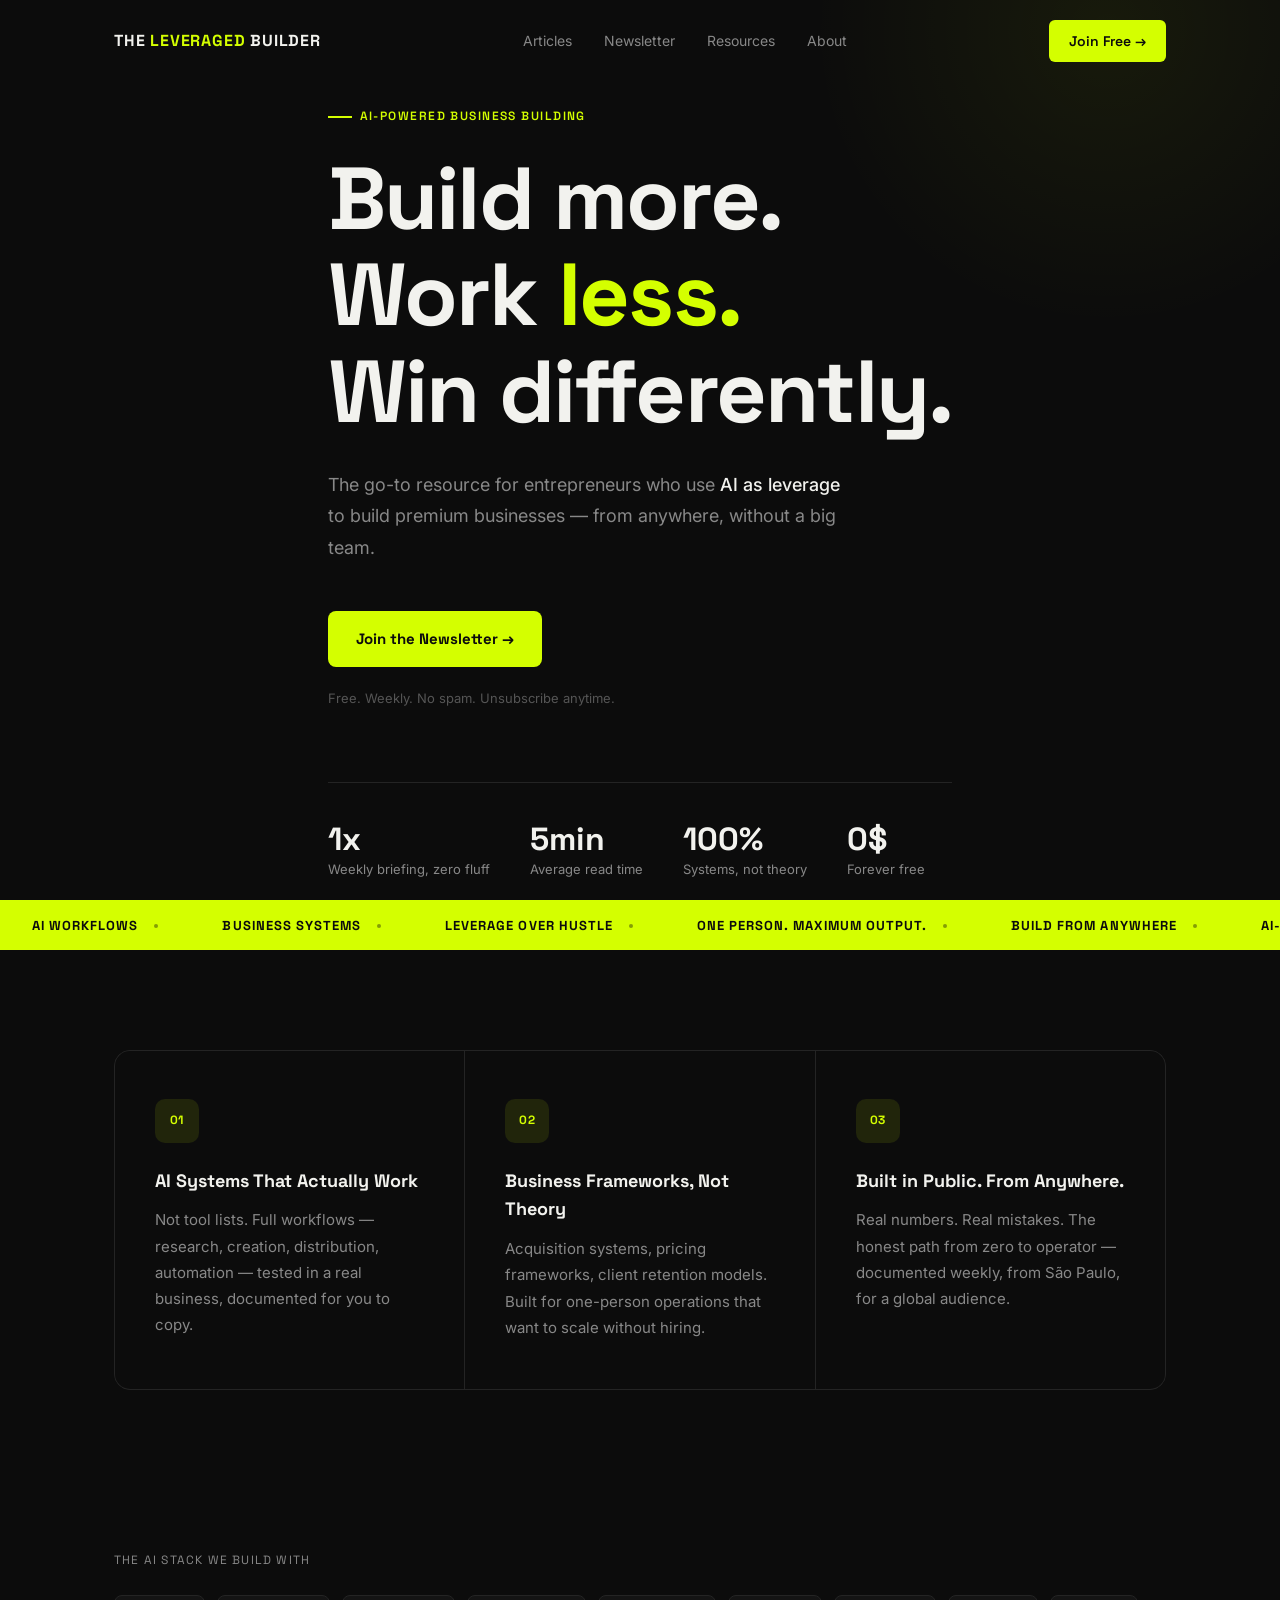
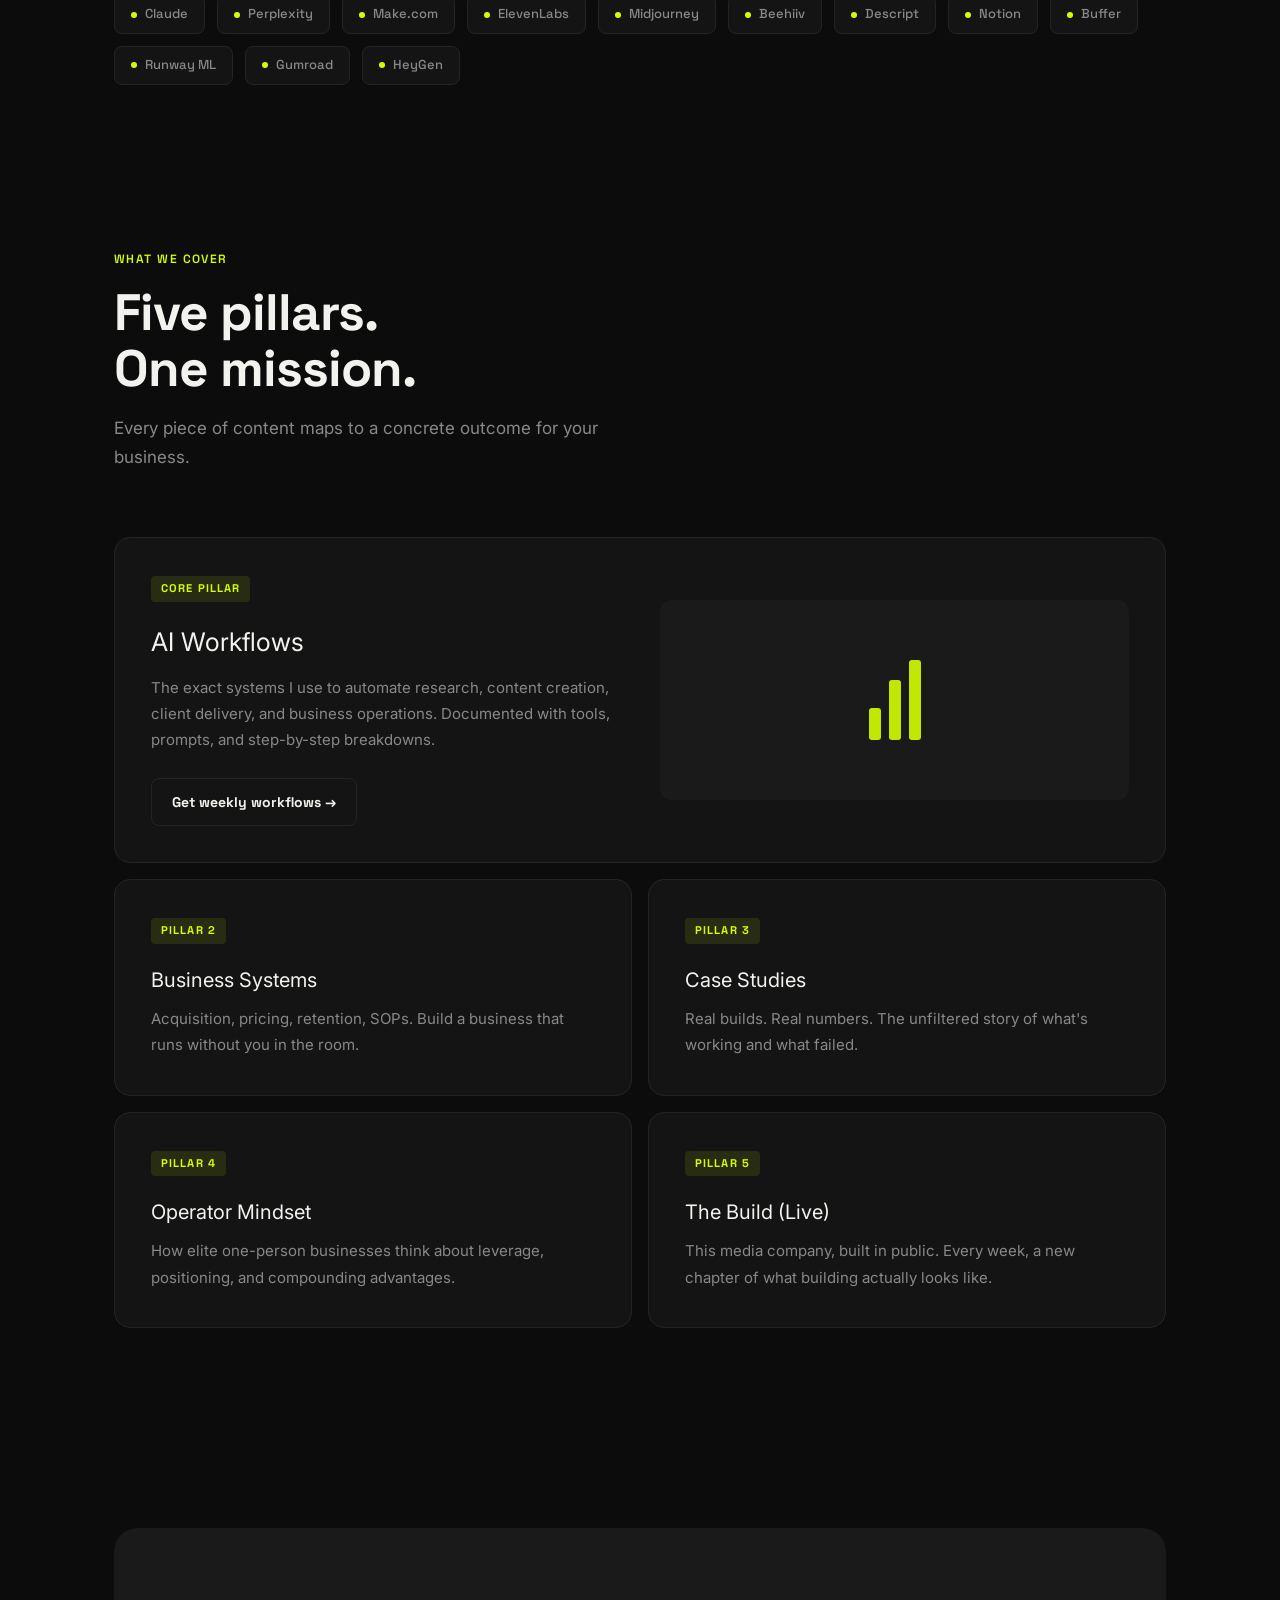
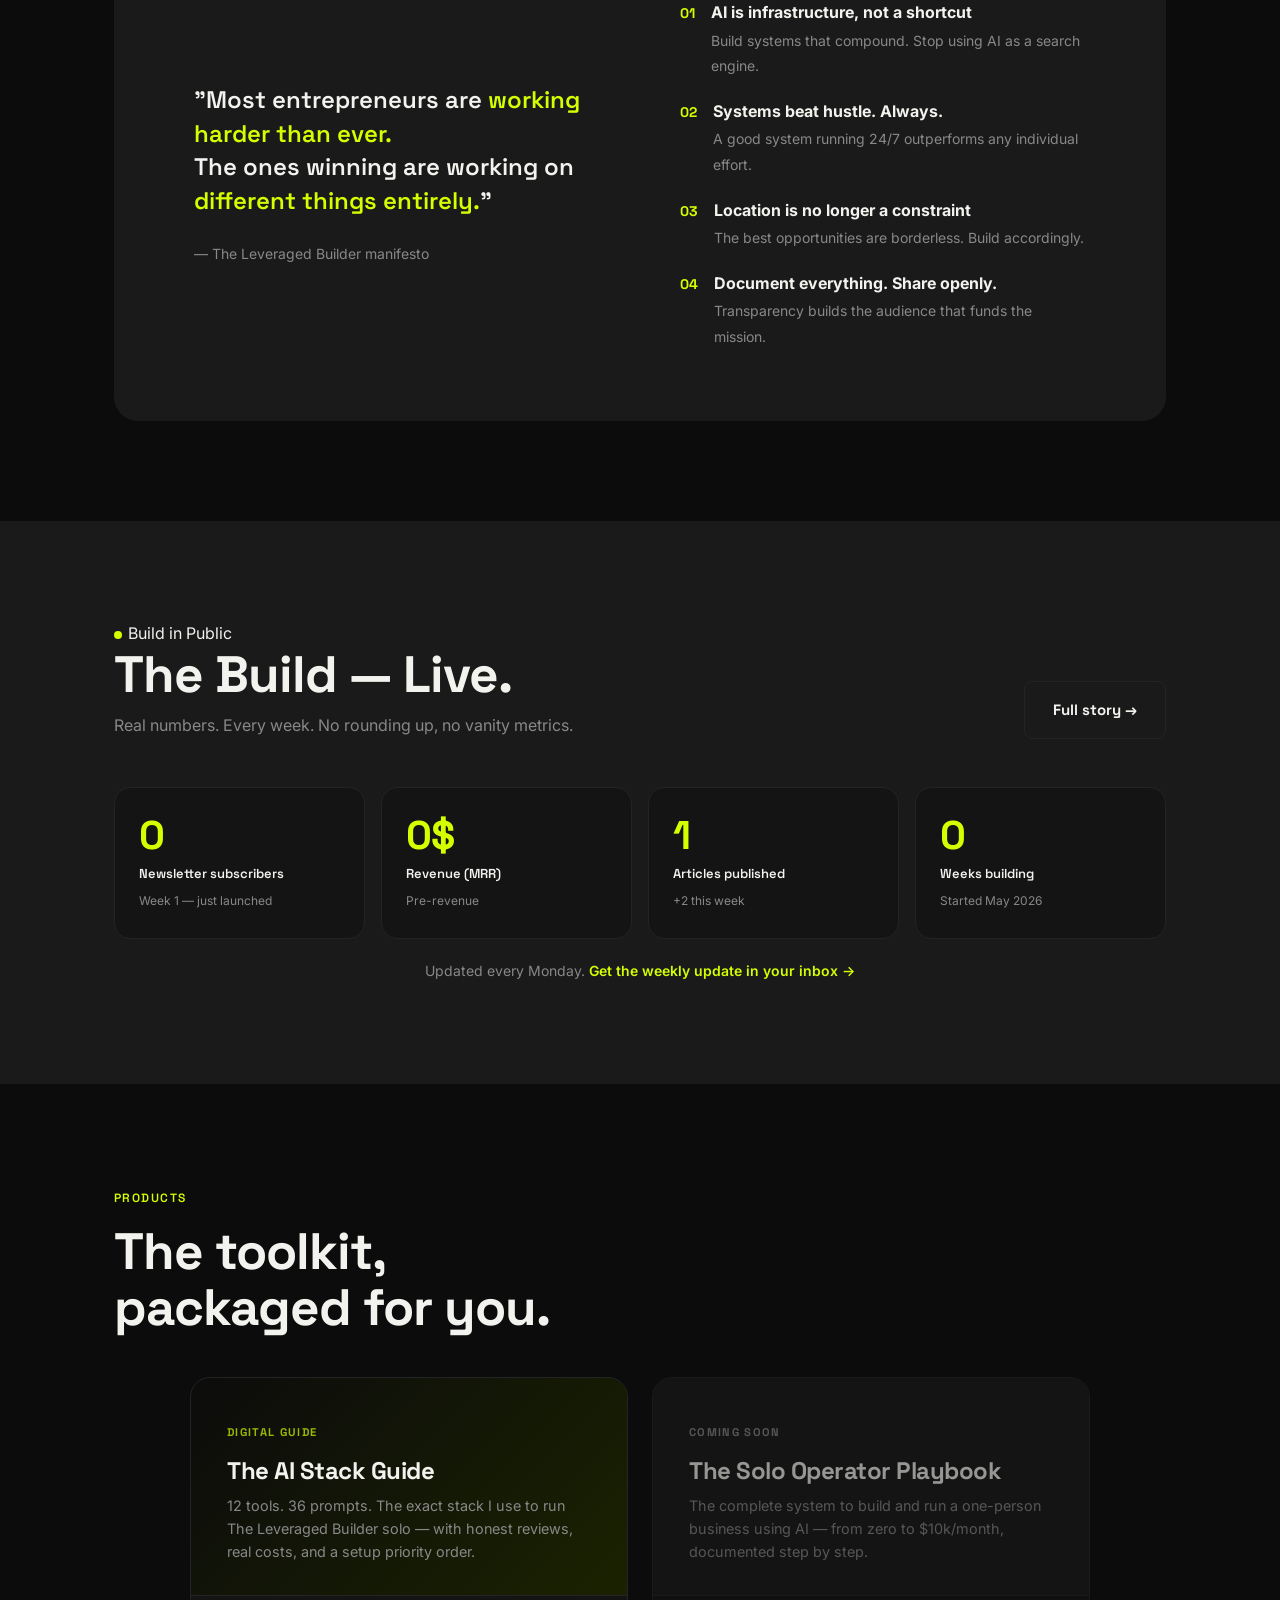
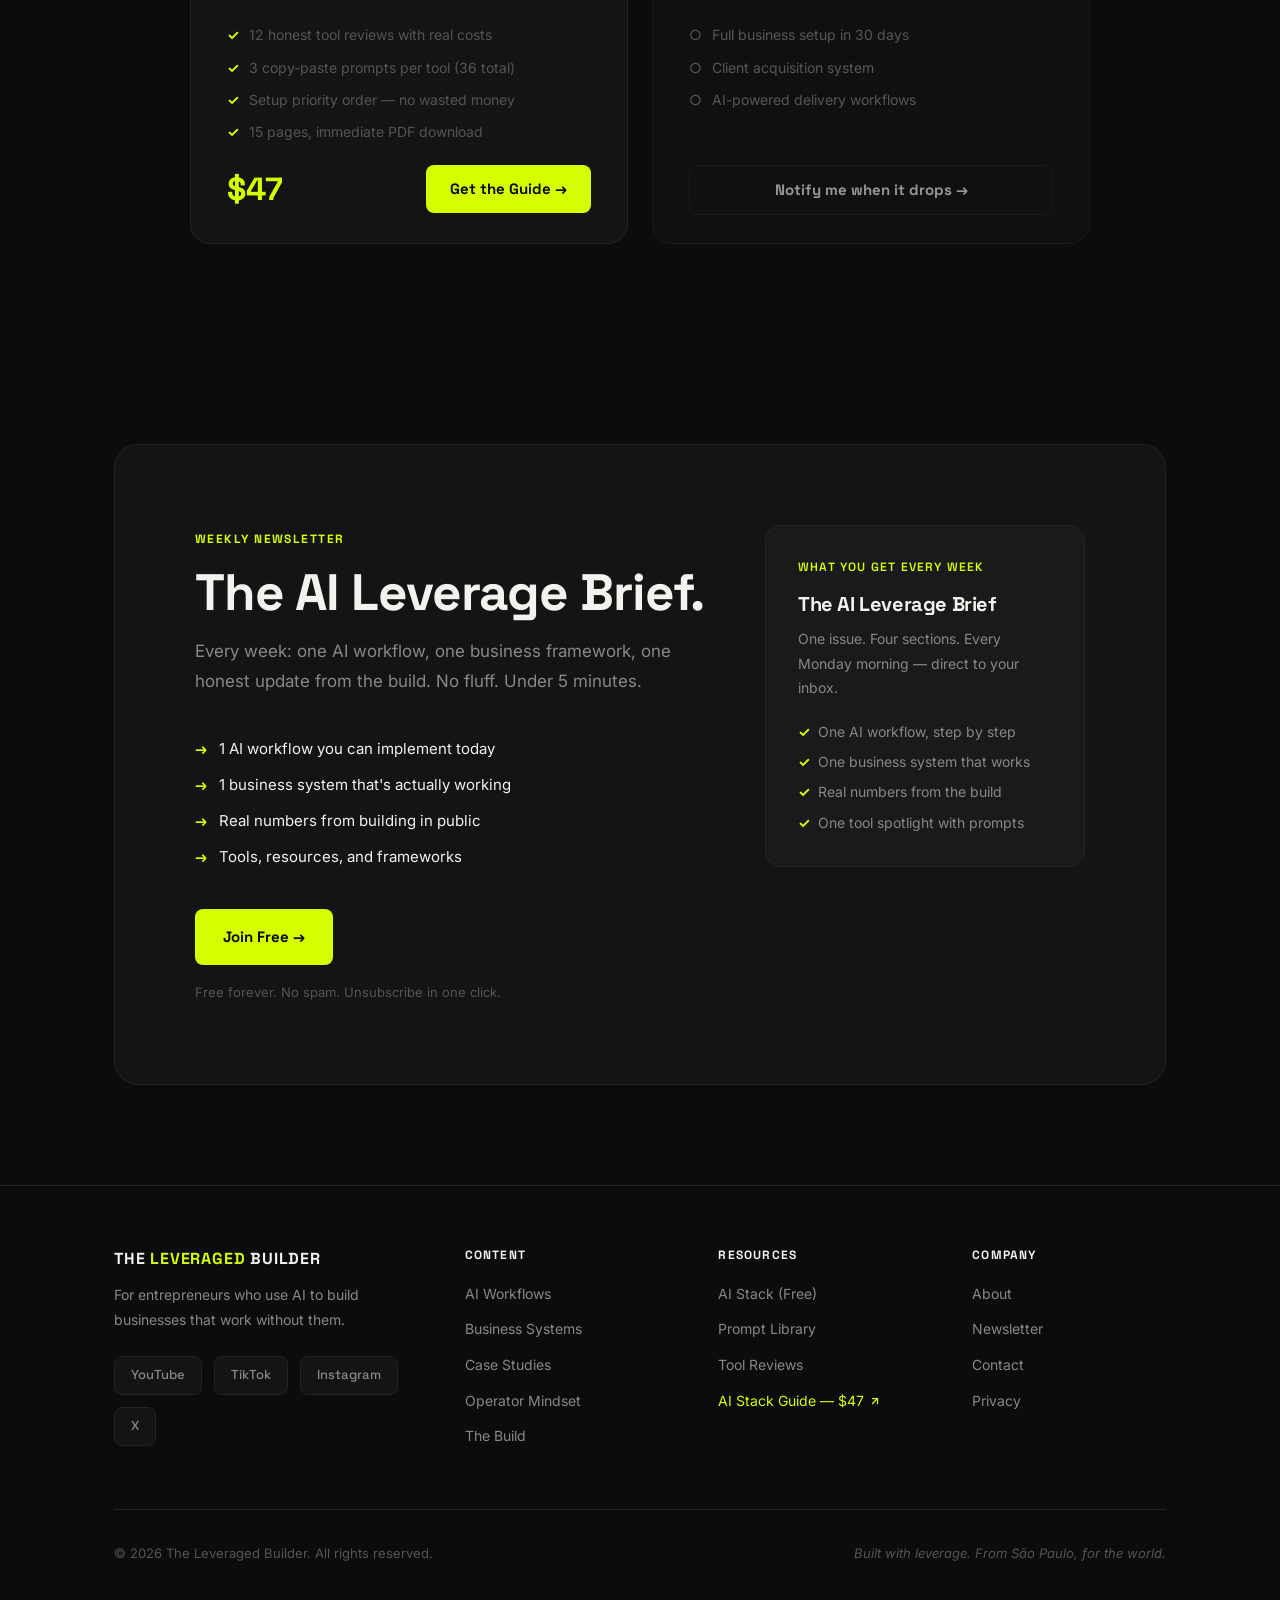
<file: index.html>
<!DOCTYPE html>
<html lang="en">
<head>
  <meta charset="UTF-8" />
  <meta name="viewport" content="width=device-width, initial-scale=1.0" />
  <title>The Leveraged Builder — Build more. Work less. Win differently.</title>
  <meta name="description" content="The go-to resource for entrepreneurs who use AI to build leveraged businesses — from anywhere, with a small team, faster than anyone thought possible." />
  <meta property="og:title" content="The Leveraged Builder" />
  <meta property="og:description" content="Build more. Work less. Win differently." />
  <meta property="og:type" content="website" />
  <meta property="og:url" content="https://leveragedbuilder.com" />
  <meta name="twitter:card" content="summary_large_image" />
  <meta name="twitter:title" content="The Leveraged Builder" />
  <meta name="twitter:description" content="Build more. Work less. Win differently." />
  <link rel="icon" href="data:image/svg+xml,<svg xmlns='http://www.w3.org/2000/svg' viewBox='0 0 100 100'><rect width='100' height='100' fill='%230C0C0C'/><text y='.9em' font-size='80' x='10' fill='%23D4FF00' font-family='monospace' font-weight='bold'>LB</text></svg>" />
  <link rel="stylesheet" href="css/style.css" />
</head>
<body>

  <!-- ========== NAV ========== -->
  <nav class="nav">
    <div class="container">
      <div class="nav__inner">
        <a href="/" class="nav__logo">The <span>Leveraged</span> Builder</a>
        <ul class="nav__links">
          <li><a href="blog.html">Articles</a></li>
          <li><a href="newsletter.html">Newsletter</a></li>
          <li><a href="resources.html">Resources</a></li>
          <li><a href="about.html">About</a></li>
        </ul>
        <a href="#newsletter" class="nav__cta">Join Free →</a>
        <button class="nav__hamburger" aria-label="Menu">
          <span></span><span></span><span></span>
        </button>
      </div>
    </div>
  </nav>

  <!-- ========== HERO ========== -->
  <section class="hero">
    <div class="container">
      <div class="hero__eyebrow">AI-Powered Business Building</div>
      <h1 class="hero__headline">
        <span class="line">Build more.</span>
        <span class="line">Work <span class="accent">less.</span></span>
        <span class="line">Win differently.</span>
      </h1>
      <p class="hero__sub">
        The go-to resource for entrepreneurs who use <strong>AI as leverage</strong>
        to build premium businesses — from anywhere, without a big team.
      </p>
      <div class="hero__form">
        <a href="https://leveragedbuilder.beehiiv.com/subscribe" target="_blank" class="btn btn--primary">Join the Newsletter →</a>
      </div>
      <p class="hero__micro">Free. Weekly. No spam. Unsubscribe anytime.</p>

      <div class="hero__stats">
        <div>
          <div class="stat__number">1<span>x</span></div>
          <div class="stat__label">Weekly briefing, zero fluff</div>
        </div>
        <div>
          <div class="stat__number">5<span>min</span></div>
          <div class="stat__label">Average read time</div>
        </div>
        <div>
          <div class="stat__number">100<span>%</span></div>
          <div class="stat__label">Systems, not theory</div>
        </div>
        <div>
          <div class="stat__number">$0</div>
          <div class="stat__label">Forever free</div>
        </div>
      </div>
    </div>
  </section>

  <!-- ========== TICKER ========== -->
  <div class="ticker">
    <div class="ticker__track">
      <span class="ticker__item">AI Workflows <span class="ticker__dot"></span></span>
      <span class="ticker__item">Business Systems <span class="ticker__dot"></span></span>
      <span class="ticker__item">Leverage Over Hustle <span class="ticker__dot"></span></span>
      <span class="ticker__item">One Person. Maximum Output. <span class="ticker__dot"></span></span>
      <span class="ticker__item">Build From Anywhere <span class="ticker__dot"></span></span>
      <span class="ticker__item">AI-Native Business <span class="ticker__dot"></span></span>
      <span class="ticker__item">Systems Beat Hustle <span class="ticker__dot"></span></span>
      <span class="ticker__item">The New Playbook <span class="ticker__dot"></span></span>
    </div>
  </div>

  <!-- ========== VALUE PROPS ========== -->
  <section class="section">
    <div class="container">
      <div class="props__grid">
        <div class="prop fade-up">
          <div class="prop__icon"><span class="prop__num">01</span></div>
          <div class="prop__title">AI Systems That Actually Work</div>
          <p class="prop__desc">Not tool lists. Full workflows — research, creation, distribution, automation — tested in a real business, documented for you to copy.</p>
        </div>
        <div class="prop fade-up">
          <div class="prop__icon"><span class="prop__num">02</span></div>
          <div class="prop__title">Business Frameworks, Not Theory</div>
          <p class="prop__desc">Acquisition systems, pricing frameworks, client retention models. Built for one-person operations that want to scale without hiring.</p>
        </div>
        <div class="prop fade-up">
          <div class="prop__icon"><span class="prop__num">03</span></div>
          <div class="prop__title">Built in Public. From Anywhere.</div>
          <p class="prop__desc">Real numbers. Real mistakes. The honest path from zero to operator — documented weekly, from São Paulo, for a global audience.</p>
        </div>
      </div>
    </div>
  </section>

  <!-- ========== TOOLS STRIP ========== -->
  <section class="section--sm">
    <div class="container">
      <p class="tools__label">The AI Stack we build with</p>
      <div class="tools__list">
        <span class="tool-badge"><span class="dot"></span>Claude</span>
        <span class="tool-badge"><span class="dot"></span>Perplexity</span>
        <span class="tool-badge"><span class="dot"></span>Make.com</span>
        <span class="tool-badge"><span class="dot"></span>ElevenLabs</span>
        <span class="tool-badge"><span class="dot"></span>Midjourney</span>
        <span class="tool-badge"><span class="dot"></span>Beehiiv</span>
        <span class="tool-badge"><span class="dot"></span>Descript</span>
        <span class="tool-badge"><span class="dot"></span>Notion</span>
        <span class="tool-badge"><span class="dot"></span>Buffer</span>
        <span class="tool-badge"><span class="dot"></span>Runway ML</span>
        <span class="tool-badge"><span class="dot"></span>Gumroad</span>
        <span class="tool-badge"><span class="dot"></span>HeyGen</span>
      </div>
    </div>
  </section>

  <!-- ========== CONTENT PILLARS ========== -->
  <section class="section" id="content">
    <div class="container">
      <div class="section-header fade-up">
        <span class="eyebrow">What we cover</span>
        <h2>Five pillars.<br>One mission.</h2>
        <p>Every piece of content maps to a concrete outcome for your business.</p>
      </div>
      <div class="pillars__grid">
        <div class="pillar pillar--featured fade-up">
          <div>
            <div class="pillar__tag">Core Pillar</div>
            <div class="pillar__title" style="font-size:1.6rem;">AI Workflows</div>
            <p class="pillar__desc" style="margin-top:12px;margin-bottom:24px;">The exact systems I use to automate research, content creation, client delivery, and business operations. Documented with tools, prompts, and step-by-step breakdowns.</p>
            <a href="#newsletter" class="btn btn--outline" style="font-size:0.875rem;padding:12px 20px;">Get weekly workflows →</a>
          </div>
          <div class="pillar__visual"><span class="pillar__visual-bars"><span></span><span></span><span></span></span></div>
        </div>
        <div class="pillar fade-up">
          <div class="pillar__tag">Pillar 2</div>
          <div class="pillar__title">Business Systems</div>
          <p class="pillar__desc" style="margin-top:8px;">Acquisition, pricing, retention, SOPs. Build a business that runs without you in the room.</p>
        </div>
        <div class="pillar fade-up">
          <div class="pillar__tag">Pillar 3</div>
          <div class="pillar__title">Case Studies</div>
          <p class="pillar__desc" style="margin-top:8px;">Real builds. Real numbers. The unfiltered story of what's working and what failed.</p>
        </div>
        <div class="pillar fade-up">
          <div class="pillar__tag">Pillar 4</div>
          <div class="pillar__title">Operator Mindset</div>
          <p class="pillar__desc" style="margin-top:8px;">How elite one-person businesses think about leverage, positioning, and compounding advantages.</p>
        </div>
        <div class="pillar fade-up">
          <div class="pillar__tag">Pillar 5</div>
          <div class="pillar__title">The Build (Live)</div>
          <p class="pillar__desc" style="margin-top:8px;">This media company, built in public. Every week, a new chapter of what building actually looks like.</p>
        </div>
      </div>
    </div>
  </section>

  <!-- ========== ABOUT STRIP ========== -->
  <section class="section">
    <div class="container">
      <div class="about-strip fade-up">
        <div>
          <div class="about-strip__quote">
            "Most entrepreneurs are <span class="highlight">working harder than ever.</span><br>
            The ones winning are working on <span class="highlight">different things entirely.</span>"
          </div>
          <p class="about-strip__attribution">— The Leveraged Builder manifesto</p>
        </div>
        <div>
          <ul class="about-strip__list">
            <li>
              <span class="num">01</span>
              <div>
                <strong>AI is infrastructure, not a shortcut</strong>
                <span>Build systems that compound. Stop using AI as a search engine.</span>
              </div>
            </li>
            <li>
              <span class="num">02</span>
              <div>
                <strong>Systems beat hustle. Always.</strong>
                <span>A good system running 24/7 outperforms any individual effort.</span>
              </div>
            </li>
            <li>
              <span class="num">03</span>
              <div>
                <strong>Location is no longer a constraint</strong>
                <span>The best opportunities are borderless. Build accordingly.</span>
              </div>
            </li>
            <li>
              <span class="num">04</span>
              <div>
                <strong>Document everything. Share openly.</strong>
                <span>Transparency builds the audience that funds the mission.</span>
              </div>
            </li>
          </ul>
        </div>
      </div>
    </div>
  </section>

  <!-- ========== LIVE NUMBERS ========== -->
  <section class="section section--live" id="the-build">
    <div class="container">
      <div class="live-header fade-up">
        <div>
          <span class="eyebrow"><span class="live-dot"></span>Build in Public</span>
          <h2>The Build — Live.</h2>
          <p>Real numbers. Every week. No rounding up, no vanity metrics.</p>
        </div>
        <a href="about.html" class="btn btn--outline" style="white-space:nowrap;align-self:flex-end;">Full story →</a>
      </div>
      <div class="live-grid stagger-grid">
        <div class="live-card">
          <div class="live-card__num" data-target="0" data-suffix="">0</div>
          <div class="live-card__label">Newsletter subscribers</div>
          <div class="live-card__delta">Week 1 — just launched</div>
        </div>
        <div class="live-card">
          <div class="live-card__num" data-target="0" data-suffix="$">$0</div>
          <div class="live-card__label">Revenue (MRR)</div>
          <div class="live-card__delta">Pre-revenue</div>
        </div>
        <div class="live-card">
          <div class="live-card__num" data-target="2" data-suffix="">2</div>
          <div class="live-card__label">Articles published</div>
          <div class="live-card__delta">+2 this week</div>
        </div>
        <div class="live-card">
          <div class="live-card__num" data-target="1" data-suffix="">1</div>
          <div class="live-card__label">Weeks building</div>
          <div class="live-card__delta">Started May 2026</div>
        </div>
      </div>
      <p class="live-note fade-up">Updated every Monday. <a href="https://leveragedbuilder.beehiiv.com/subscribe" target="_blank">Get the weekly update in your inbox →</a></p>
    </div>
  </section>

  <!-- ========== PRODUCT ========== -->
  <section class="section" id="products">
    <div class="container">
      <div class="section-header fade-up" style="margin-bottom:40px;">
        <span class="eyebrow">Products</span>
        <h2>The toolkit,<br>packaged for you.</h2>
      </div>
      <div class="products__grid fade-up">

        <!-- Product card -->
        <div style="background:var(--card);border:1px solid var(--border);border-radius:20px;overflow:hidden;display:flex;flex-direction:column;">
          <div style="background:linear-gradient(135deg,#0C0C0C 0%,#1A2200 100%);padding:40px 36px 32px;border-bottom:1px solid var(--border);">
            <span style="display:inline-block;font-family:var(--font-display);font-size:0.7rem;font-weight:700;letter-spacing:0.12em;text-transform:uppercase;color:var(--yellow);opacity:0.7;margin-bottom:16px;">Digital Guide</span>
            <h3 style="font-size:1.5rem;color:var(--white);margin-bottom:10px;">The AI Stack Guide</h3>
            <p style="color:var(--gray);font-size:0.9rem;line-height:1.6;">12 tools. 36 prompts. The exact stack I use to run The Leveraged Builder solo — with honest reviews, real costs, and a setup priority order.</p>
          </div>
          <div style="padding:28px 36px;flex:1;display:flex;flex-direction:column;gap:20px;">
            <ul style="list-style:none;padding:0;margin:0;display:flex;flex-direction:column;gap:10px;">
              <li style="display:flex;align-items:center;gap:10px;font-size:0.875rem;color:var(--gray-light);"><span style="color:var(--yellow);font-weight:700;">✓</span> 12 honest tool reviews with real costs</li>
              <li style="display:flex;align-items:center;gap:10px;font-size:0.875rem;color:var(--gray-light);"><span style="color:var(--yellow);font-weight:700;">✓</span> 3 copy-paste prompts per tool (36 total)</li>
              <li style="display:flex;align-items:center;gap:10px;font-size:0.875rem;color:var(--gray-light);"><span style="color:var(--yellow);font-weight:700;">✓</span> Setup priority order — no wasted money</li>
              <li style="display:flex;align-items:center;gap:10px;font-size:0.875rem;color:var(--gray-light);"><span style="color:var(--yellow);font-weight:700;">✓</span> 15 pages, immediate PDF download</li>
            </ul>
            <div style="margin-top:auto;display:flex;align-items:center;justify-content:space-between;">
              <div style="font-family:var(--font-display);font-size:2rem;font-weight:900;color:var(--yellow);">$47</div>
              <a href="https://3120735091064.gumroad.com/l/bgofur" target="_blank" class="btn btn--primary" style="padding:12px 24px;">Get the Guide →</a>
            </div>
          </div>
        </div>

        <!-- Coming soon card -->
        <div style="background:var(--card);border:1px solid var(--border);border-radius:20px;overflow:hidden;display:flex;flex-direction:column;opacity:0.6;">
          <div style="background:var(--steel);padding:40px 36px 32px;border-bottom:1px solid var(--border);">
            <span style="display:inline-block;font-family:var(--font-display);font-size:0.7rem;font-weight:700;letter-spacing:0.12em;text-transform:uppercase;color:var(--gray);margin-bottom:16px;">Coming Soon</span>
            <h3 style="font-size:1.5rem;color:var(--white);margin-bottom:10px;">The Solo Operator Playbook</h3>
            <p style="color:var(--gray);font-size:0.9rem;line-height:1.6;">The complete system to build and run a one-person business using AI — from zero to $10k/month, documented step by step.</p>
          </div>
          <div style="padding:28px 36px;flex:1;display:flex;flex-direction:column;gap:20px;">
            <ul style="list-style:none;padding:0;margin:0;display:flex;flex-direction:column;gap:10px;">
              <li style="display:flex;align-items:center;gap:10px;font-size:0.875rem;color:var(--gray);"><span style="color:var(--gray);">○</span> Full business setup in 30 days</li>
              <li style="display:flex;align-items:center;gap:10px;font-size:0.875rem;color:var(--gray);"><span style="color:var(--gray);">○</span> Client acquisition system</li>
              <li style="display:flex;align-items:center;gap:10px;font-size:0.875rem;color:var(--gray);"><span style="color:var(--gray);">○</span> AI-powered delivery workflows</li>
            </ul>
            <div style="margin-top:auto;">
              <a href="https://leveragedbuilder.beehiiv.com/subscribe" target="_blank" class="btn btn--outline" style="width:100%;text-align:center;display:block;padding:12px;">Notify me when it drops →</a>
            </div>
          </div>
        </div>

      </div>
    </div>
  </section>

  <!-- ========== NEWSLETTER ========== -->
  <section class="section" id="newsletter">
    <div class="container">
      <div class="newsletter-section fade-up">
        <div class="newsletter-grid">
          <div>
            <span class="eyebrow" style="display:inline-block;font-family:var(--font-display);font-size:0.75rem;font-weight:700;letter-spacing:0.12em;text-transform:uppercase;color:var(--yellow);margin-bottom:16px;">Weekly Newsletter</span>
            <h2>The AI Leverage Brief.</h2>
            <p class="lead">Every week: one AI workflow, one business framework, one honest update from the build. No fluff. Under 5 minutes.</p>
            <ul class="newsletter__perks">
              <li>1 AI workflow you can implement today</li>
              <li>1 business system that's actually working</li>
              <li>Real numbers from building in public</li>
              <li>Tools, resources, and frameworks</li>
            </ul>
            <div class="newsletter__form">
              <a href="https://leveragedbuilder.beehiiv.com/subscribe" target="_blank" class="btn btn--primary">Join Free →</a>
            </div>
            <p class="newsletter__note">Free forever. No spam. Unsubscribe in one click.</p>
          </div>
          <div class="newsletter__gift">
            <div class="newsletter__gift-label">What you get every week</div>
            <h3>The AI Leverage Brief</h3>
            <p>One issue. Four sections. Every Monday morning — direct to your inbox.</p>
            <ul class="gift__items">
              <li>One AI workflow, step by step</li>
              <li>One business system that works</li>
              <li>Real numbers from the build</li>
              <li>One tool spotlight with prompts</li>
            </ul>
          </div>
        </div>
      </div>
    </div>
  </section>

  <!-- ========== FOOTER ========== -->
  <footer class="footer">
    <div class="container">
      <div class="footer__top">
        <div>
          <div class="footer__brand-name">The <span>Leveraged</span> Builder</div>
          <p class="footer__brand-desc">For entrepreneurs who use AI to build businesses that work without them.</p>
          <div class="tools__list">
            <a href="https://youtube.com/@leveragedbuilder" target="_blank" class="tool-badge">YouTube</a>
            <a href="https://tiktok.com/@leveragedbuilder" target="_blank" class="tool-badge">TikTok</a>
            <a href="https://instagram.com/leveragedbuilder" target="_blank" class="tool-badge">Instagram</a>
            <a href="https://x.com/leveragedbuilder" target="_blank" class="tool-badge">X</a>
          </div>
        </div>
        <div>
          <div class="footer__col-title">Content</div>
          <ul class="footer__links">
            <li><a href="#content">AI Workflows</a></li>
            <li><a href="#content">Business Systems</a></li>
            <li><a href="#content">Case Studies</a></li>
            <li><a href="#content">Operator Mindset</a></li>
            <li><a href="#content">The Build</a></li>
          </ul>
        </div>
        <div>
          <div class="footer__col-title">Resources</div>
          <ul class="footer__links">
            <li><a href="resources.html">AI Stack (Free)</a></li>
            <li><a href="resources.html">Prompt Library</a></li>
            <li><a href="resources.html">Tool Reviews</a></li>
            <li><a href="https://3120735091064.gumroad.com/l/bgofur" target="_blank" style="color:var(--yellow);display:inline-flex;align-items:center;gap:5px;">AI Stack Guide — $47 <svg xmlns="http://www.w3.org/2000/svg" width="12" height="12" viewBox="0 0 24 24" fill="none" stroke="currentColor" stroke-width="2.5" stroke-linecap="round" stroke-linejoin="round"><line x1="7" y1="17" x2="17" y2="7"/><polyline points="7 7 17 7 17 17"/></svg></a></li>
          </ul>
        </div>
        <div>
          <div class="footer__col-title">Company</div>
          <ul class="footer__links">
            <li><a href="about.html">About</a></li>
            <li><a href="#newsletter">Newsletter</a></li>
            <li><a href="mailto:hello@leveragedbuilder.com">Contact</a></li>
            <li><a href="privacy.html">Privacy</a></li>
          </ul>
        </div>
      </div>
      <div class="footer__bottom">
        <p class="footer__copy">© 2026 The Leveraged Builder. All rights reserved.</p>
        <p class="footer__tagline">Built with leverage. From São Paulo, for the world.</p>
      </div>
    </div>
  </footer>

  <script src="js/main.js"></script>
</body>
</html>
</file>
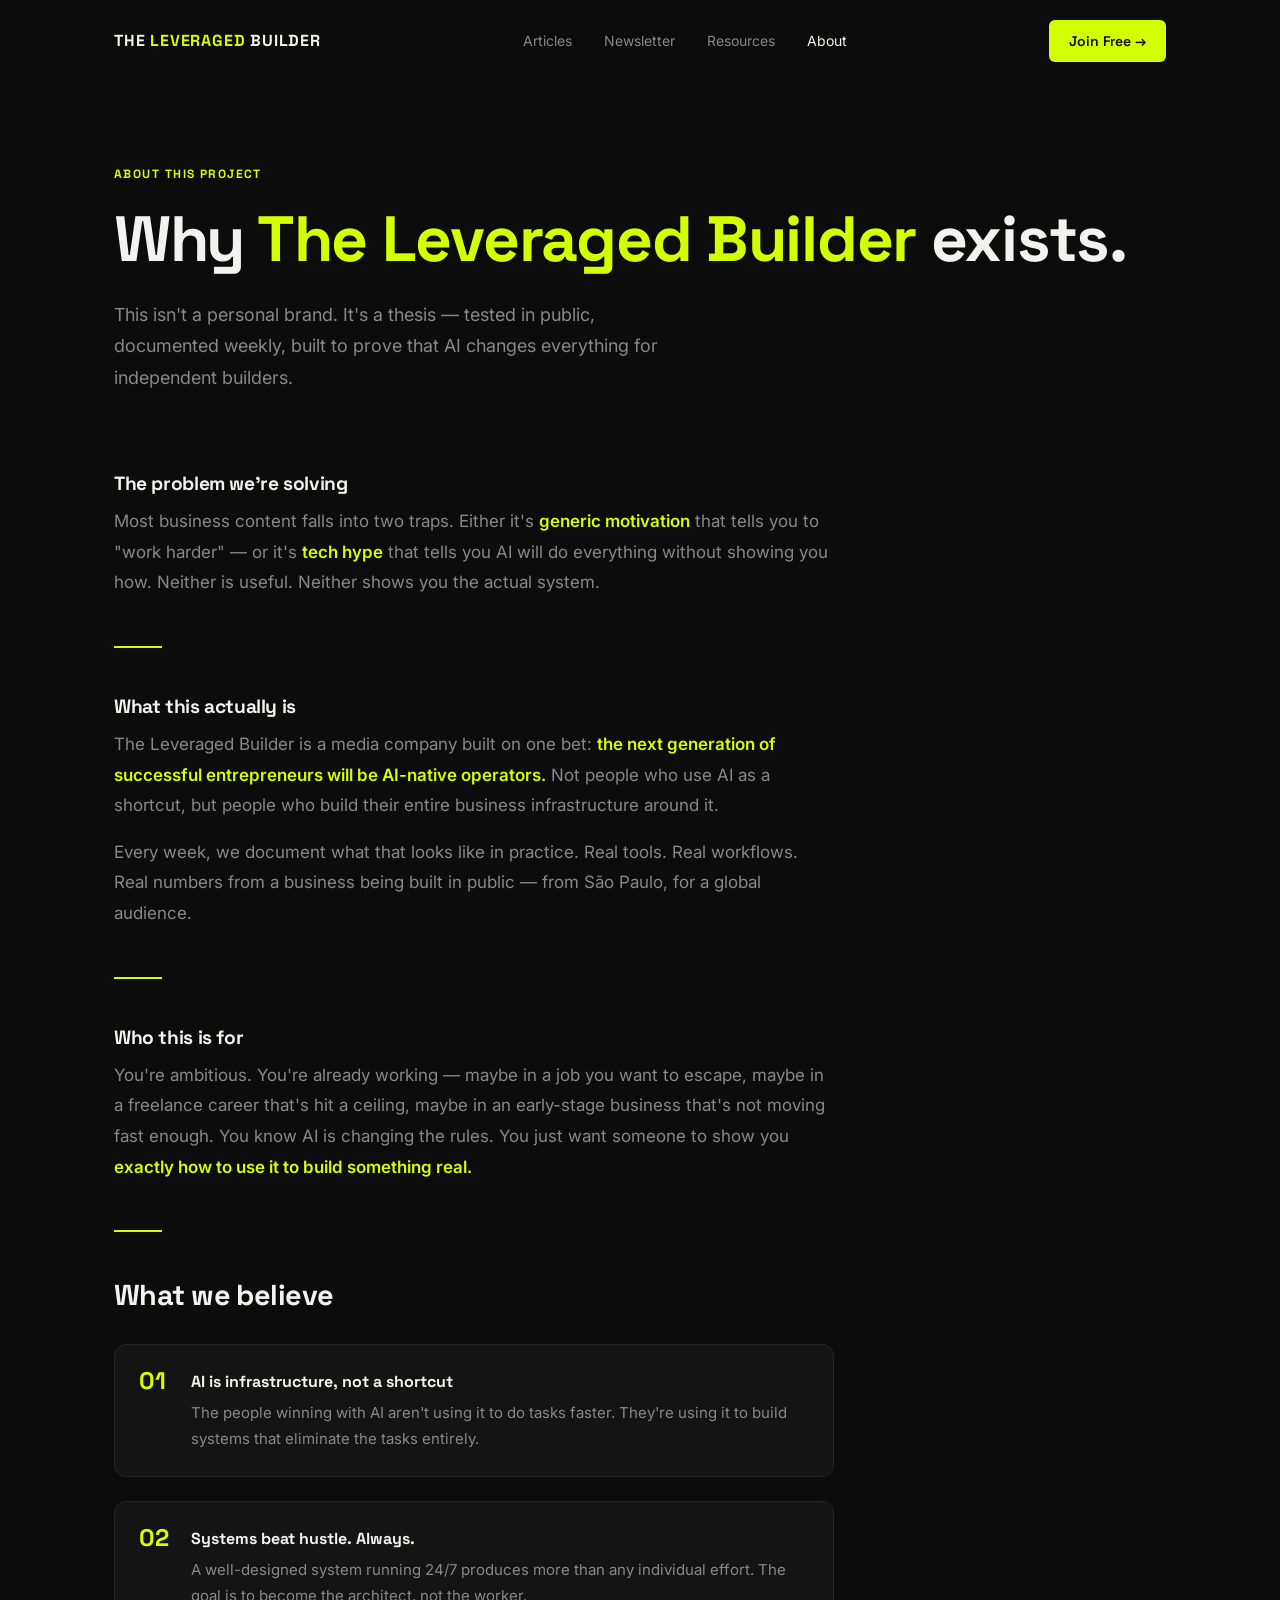
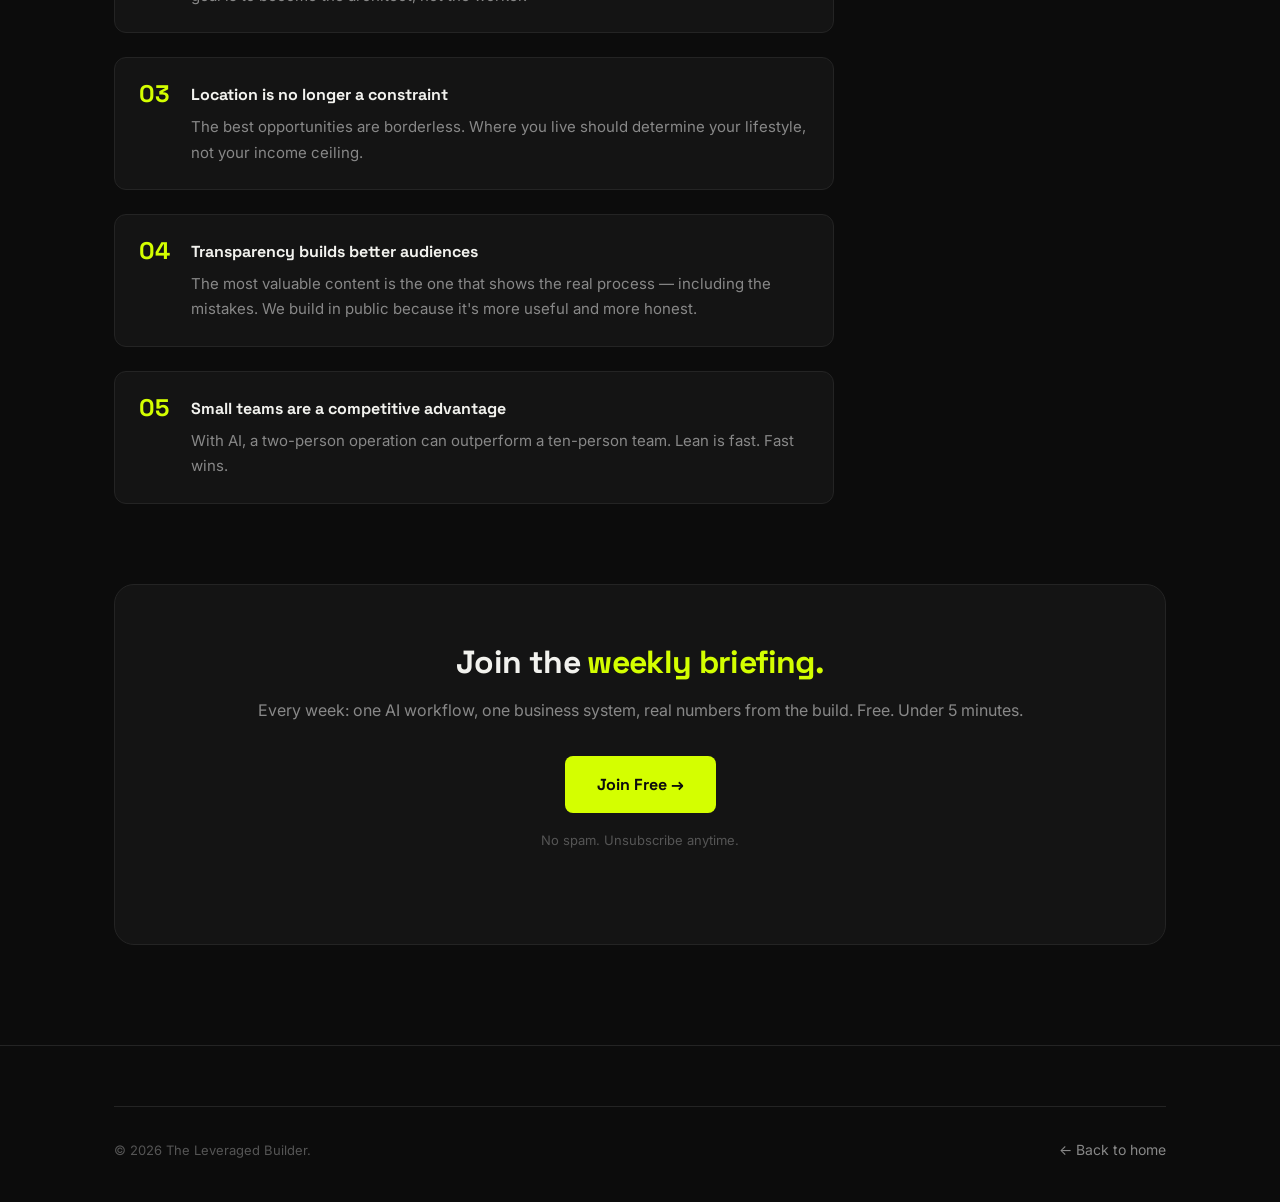
<file: about.html>
<!DOCTYPE html>
<html lang="en">
<head>
  <meta charset="UTF-8" />
  <meta name="viewport" content="width=device-width, initial-scale=1.0" />
  <title>About — The Leveraged Builder</title>
  <meta name="description" content="What is The Leveraged Builder, why it exists, and who it's for." />
  <link rel="icon" href="data:image/svg+xml,<svg xmlns='http://www.w3.org/2000/svg' viewBox='0 0 100 100'><rect width='100' height='100' fill='%230C0C0C'/><text y='.9em' font-size='80' x='10' fill='%23D4FF00' font-family='monospace' font-weight='bold'>LB</text></svg>" />
  <link rel="stylesheet" href="css/style.css" />
  <style>
    .page-hero { padding: 160px 0 80px; }
    .page-hero .eyebrow { display:inline-block;font-family:var(--font-display);font-size:0.75rem;font-weight:700;letter-spacing:0.12em;text-transform:uppercase;color:var(--yellow);margin-bottom:20px; }
    .page-hero h1 { font-size: clamp(2.5rem, 5vw, 4rem); margin-bottom: 24px; }
    .page-hero p { font-size: 1.125rem; max-width: 580px; }
    .manifesto { max-width: 720px; }
    .manifesto__block { margin-bottom: 48px; }
    .manifesto__block h3 { color: var(--white); margin-bottom: 12px; font-size: 1.2rem; }
    .manifesto__block p { font-size: 1.0625rem; line-height: 1.8; }
    .manifesto__block .highlight { color: var(--yellow); font-weight: 600; }
    .divider { width: 48px; height: 2px; background: var(--yellow); margin: 48px 0; }
    .beliefs { list-style: none; display: flex; flex-direction: column; gap: 24px; margin-top: 32px; }
    .beliefs li { display: flex; gap: 20px; padding: 24px; background: var(--card); border: 1px solid var(--border); border-radius: 12px; }
    .beliefs .num { font-family: var(--font-display); font-weight: 700; color: var(--yellow); font-size: 1.5rem; line-height: 1; min-width: 32px; }
    .beliefs strong { color: var(--white); display: block; margin-bottom: 6px; font-family: var(--font-display); font-size: 1rem; }
    .beliefs span { font-size: 0.9375rem; color: var(--gray); }
    .cta-block { background: var(--card); border: 1px solid var(--border); border-radius: 20px; padding: 60px; text-align: center; margin-top: 80px; }
    .cta-block h2 { margin-bottom: 16px; font-size: 2rem; }
    .cta-block p { margin-bottom: 32px; }
    @media (max-width: 768px) {
      .cta-block { padding: 40px 24px; }
      .beliefs li { flex-direction: column; gap: 10px; }
    }
  </style>
</head>
<body>

  <nav class="nav scrolled">
    <div class="container">
      <div class="nav__inner">
        <a href="/" class="nav__logo">The <span>Leveraged</span> Builder</a>
        <ul class="nav__links">
          <li><a href="blog.html">Articles</a></li>
          <li><a href="/#newsletter">Newsletter</a></li>
          <li><a href="resources.html">Resources</a></li>
          <li><a href="about.html" style="color:var(--white)">About</a></li>
        </ul>
        <a href="/#newsletter" class="nav__cta">Join Free →</a>
        <button class="nav__hamburger" aria-label="Menu">
          <span></span><span></span><span></span>
        </button>
      </div>
    </div>
  </nav>

  <section class="page-hero">
    <div class="container">
      <span class="eyebrow">About this project</span>
      <h1>Why <span class="accent">The Leveraged Builder</span> exists.</h1>
      <p>This isn't a personal brand. It's a thesis — tested in public, documented weekly, built to prove that AI changes everything for independent builders.</p>
    </div>
  </section>

  <section class="section" style="padding-top:0">
    <div class="container">
      <div class="manifesto fade-up">

        <div class="manifesto__block">
          <h3>The problem we're solving</h3>
          <p>Most business content falls into two traps. Either it's <span class="highlight">generic motivation</span> that tells you to "work harder" — or it's <span class="highlight">tech hype</span> that tells you AI will do everything without showing you how. Neither is useful. Neither shows you the actual system.</p>
        </div>

        <div class="divider"></div>

        <div class="manifesto__block">
          <h3>What this actually is</h3>
          <p>The Leveraged Builder is a media company built on one bet: <span class="highlight">the next generation of successful entrepreneurs will be AI-native operators.</span> Not people who use AI as a shortcut, but people who build their entire business infrastructure around it.</p>
          <p style="margin-top:16px;">Every week, we document what that looks like in practice. Real tools. Real workflows. Real numbers from a business being built in public — from São Paulo, for a global audience.</p>
        </div>

        <div class="divider"></div>

        <div class="manifesto__block">
          <h3>Who this is for</h3>
          <p>You're ambitious. You're already working — maybe in a job you want to escape, maybe in a freelance career that's hit a ceiling, maybe in an early-stage business that's not moving fast enough. You know AI is changing the rules. You just want someone to show you <span class="highlight">exactly how to use it to build something real.</span></p>
        </div>

        <div class="divider"></div>

        <h3 style="color:var(--white);margin-bottom:24px;">What we believe</h3>
        <ul class="beliefs">
          <li>
            <span class="num">01</span>
            <div>
              <strong>AI is infrastructure, not a shortcut</strong>
              <span>The people winning with AI aren't using it to do tasks faster. They're using it to build systems that eliminate the tasks entirely.</span>
            </div>
          </li>
          <li>
            <span class="num">02</span>
            <div>
              <strong>Systems beat hustle. Always.</strong>
              <span>A well-designed system running 24/7 produces more than any individual effort. The goal is to become the architect, not the worker.</span>
            </div>
          </li>
          <li>
            <span class="num">03</span>
            <div>
              <strong>Location is no longer a constraint</strong>
              <span>The best opportunities are borderless. Where you live should determine your lifestyle, not your income ceiling.</span>
            </div>
          </li>
          <li>
            <span class="num">04</span>
            <div>
              <strong>Transparency builds better audiences</strong>
              <span>The most valuable content is the one that shows the real process — including the mistakes. We build in public because it's more useful and more honest.</span>
            </div>
          </li>
          <li>
            <span class="num">05</span>
            <div>
              <strong>Small teams are a competitive advantage</strong>
              <span>With AI, a two-person operation can outperform a ten-person team. Lean is fast. Fast wins.</span>
            </div>
          </li>
        </ul>
      </div>

      <div class="cta-block fade-up">
        <h2>Join the <span class="accent">weekly briefing.</span></h2>
        <p>Every week: one AI workflow, one business system, real numbers from the build. Free. Under 5 minutes.</p>
        <a href="https://leveragedbuilder.beehiiv.com/subscribe" target="_blank" class="btn btn--primary" style="font-size:1rem;padding:16px 32px;">Join Free →</a>
        <p style="margin-top:16px;font-size:0.8125rem;color:var(--gray-light);">No spam. Unsubscribe anytime.</p>
      </div>
    </div>
  </section>

  <footer class="footer">
    <div class="container">
      <div class="footer__bottom" style="border-top:1px solid var(--border);padding-top:32px;display:flex;justify-content:space-between;flex-wrap:wrap;gap:16px;">
        <p class="footer__copy">© 2026 The Leveraged Builder.</p>
        <a href="/" style="font-size:0.875rem;color:var(--gray);">← Back to home</a>
      </div>
    </div>
  </footer>

  <script src="js/main.js"></script>
</body>
</html>
</file>
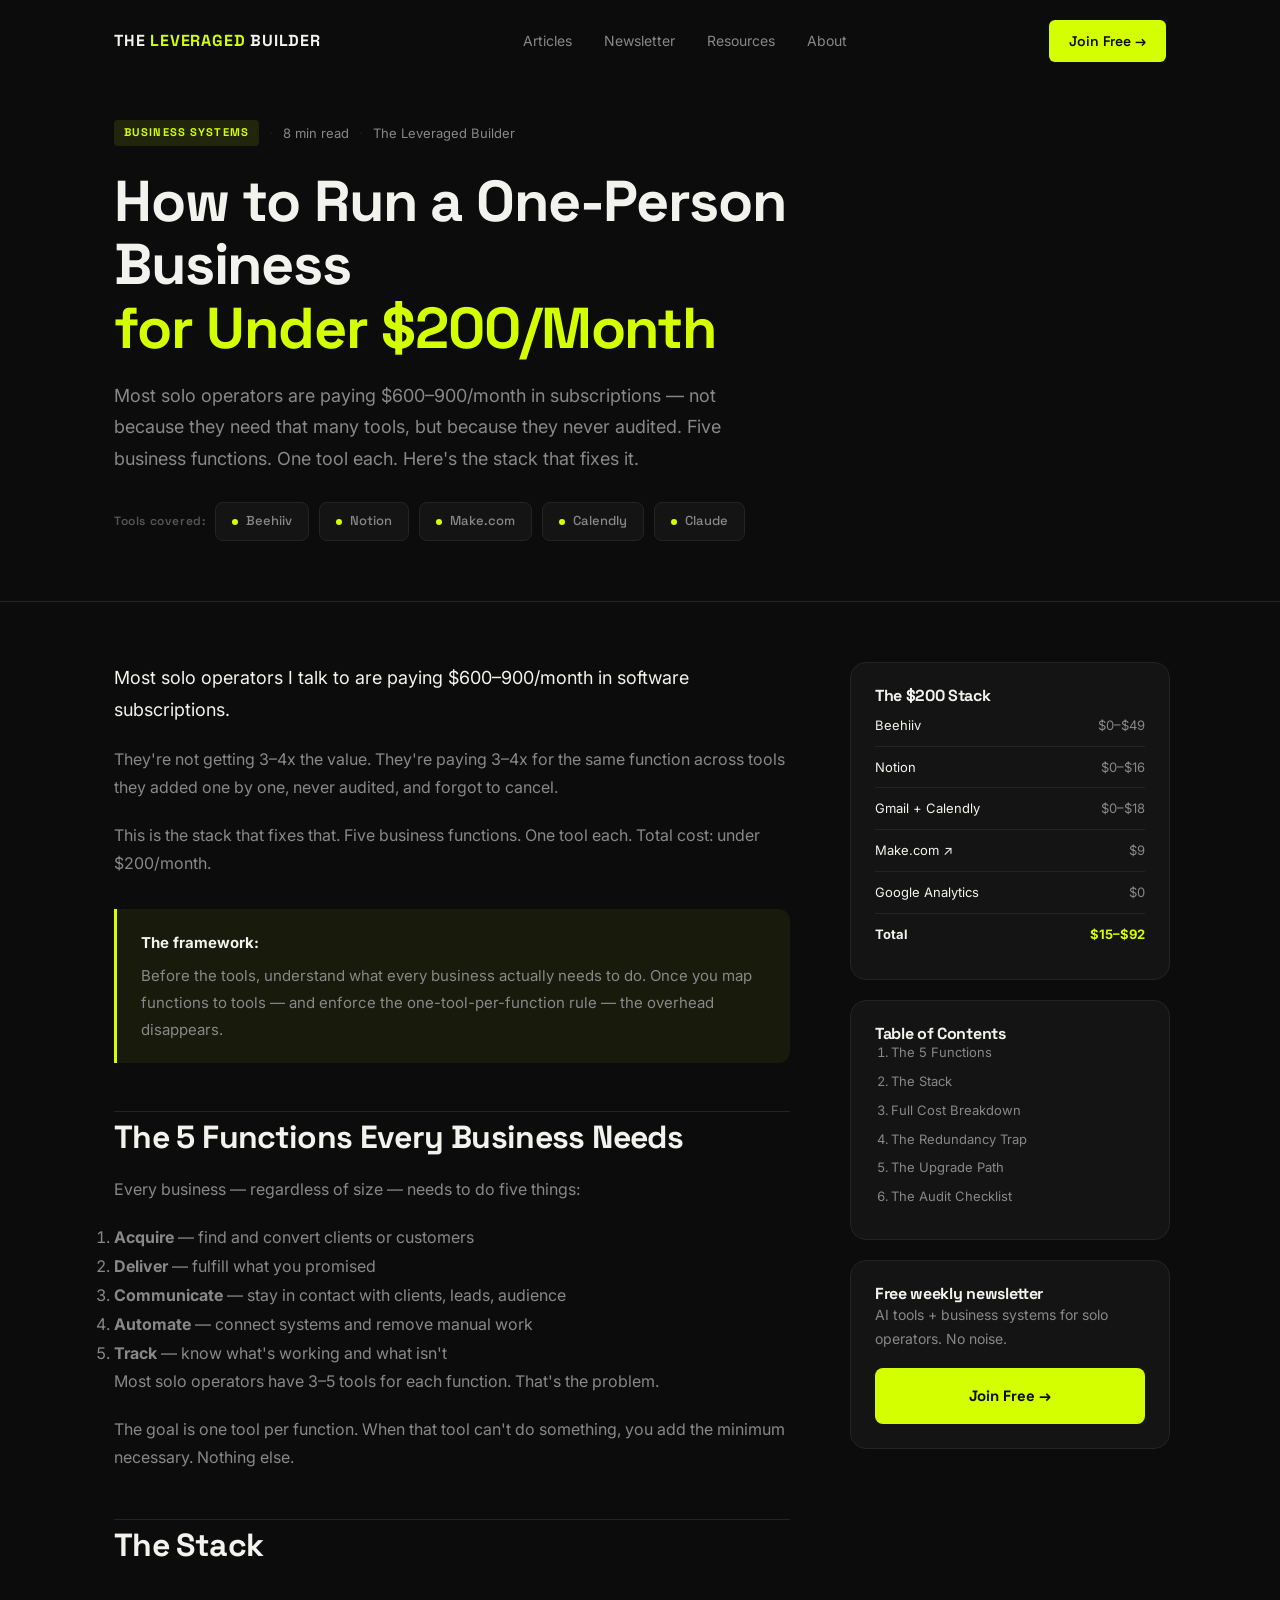
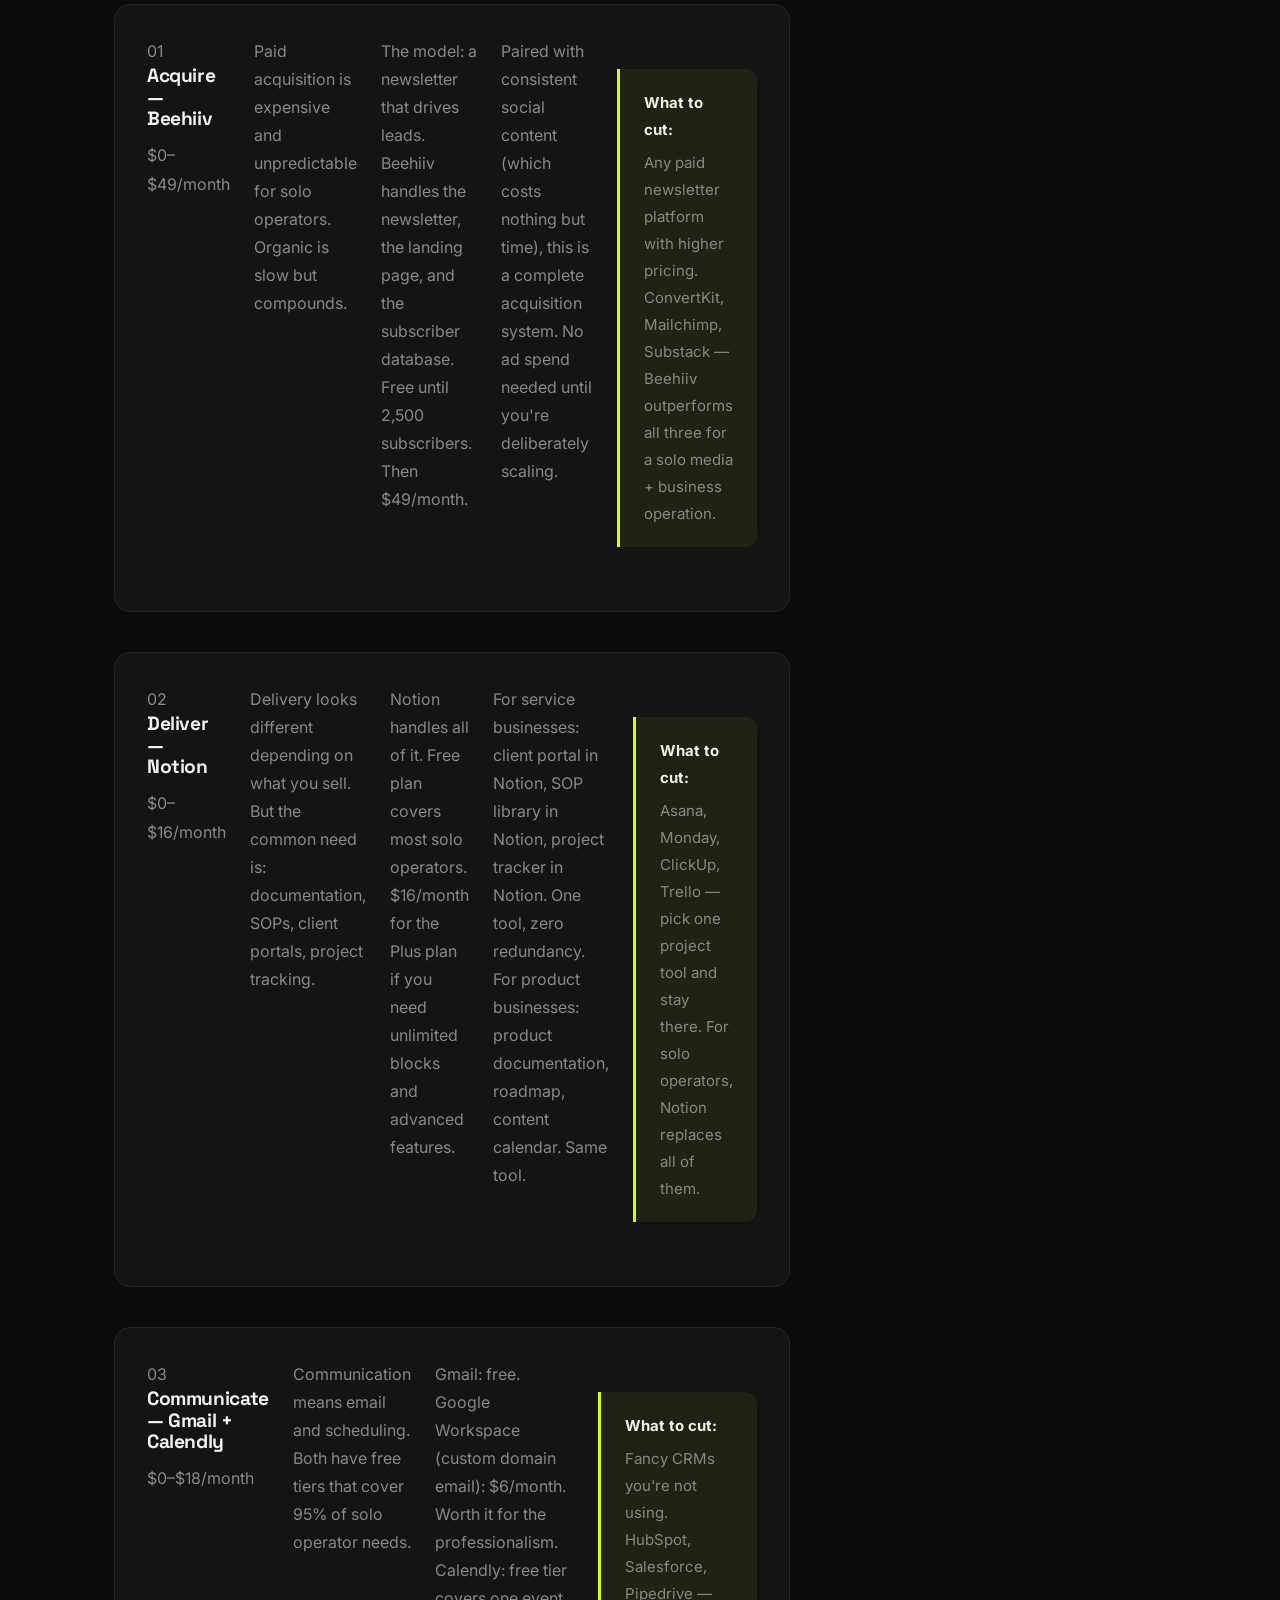
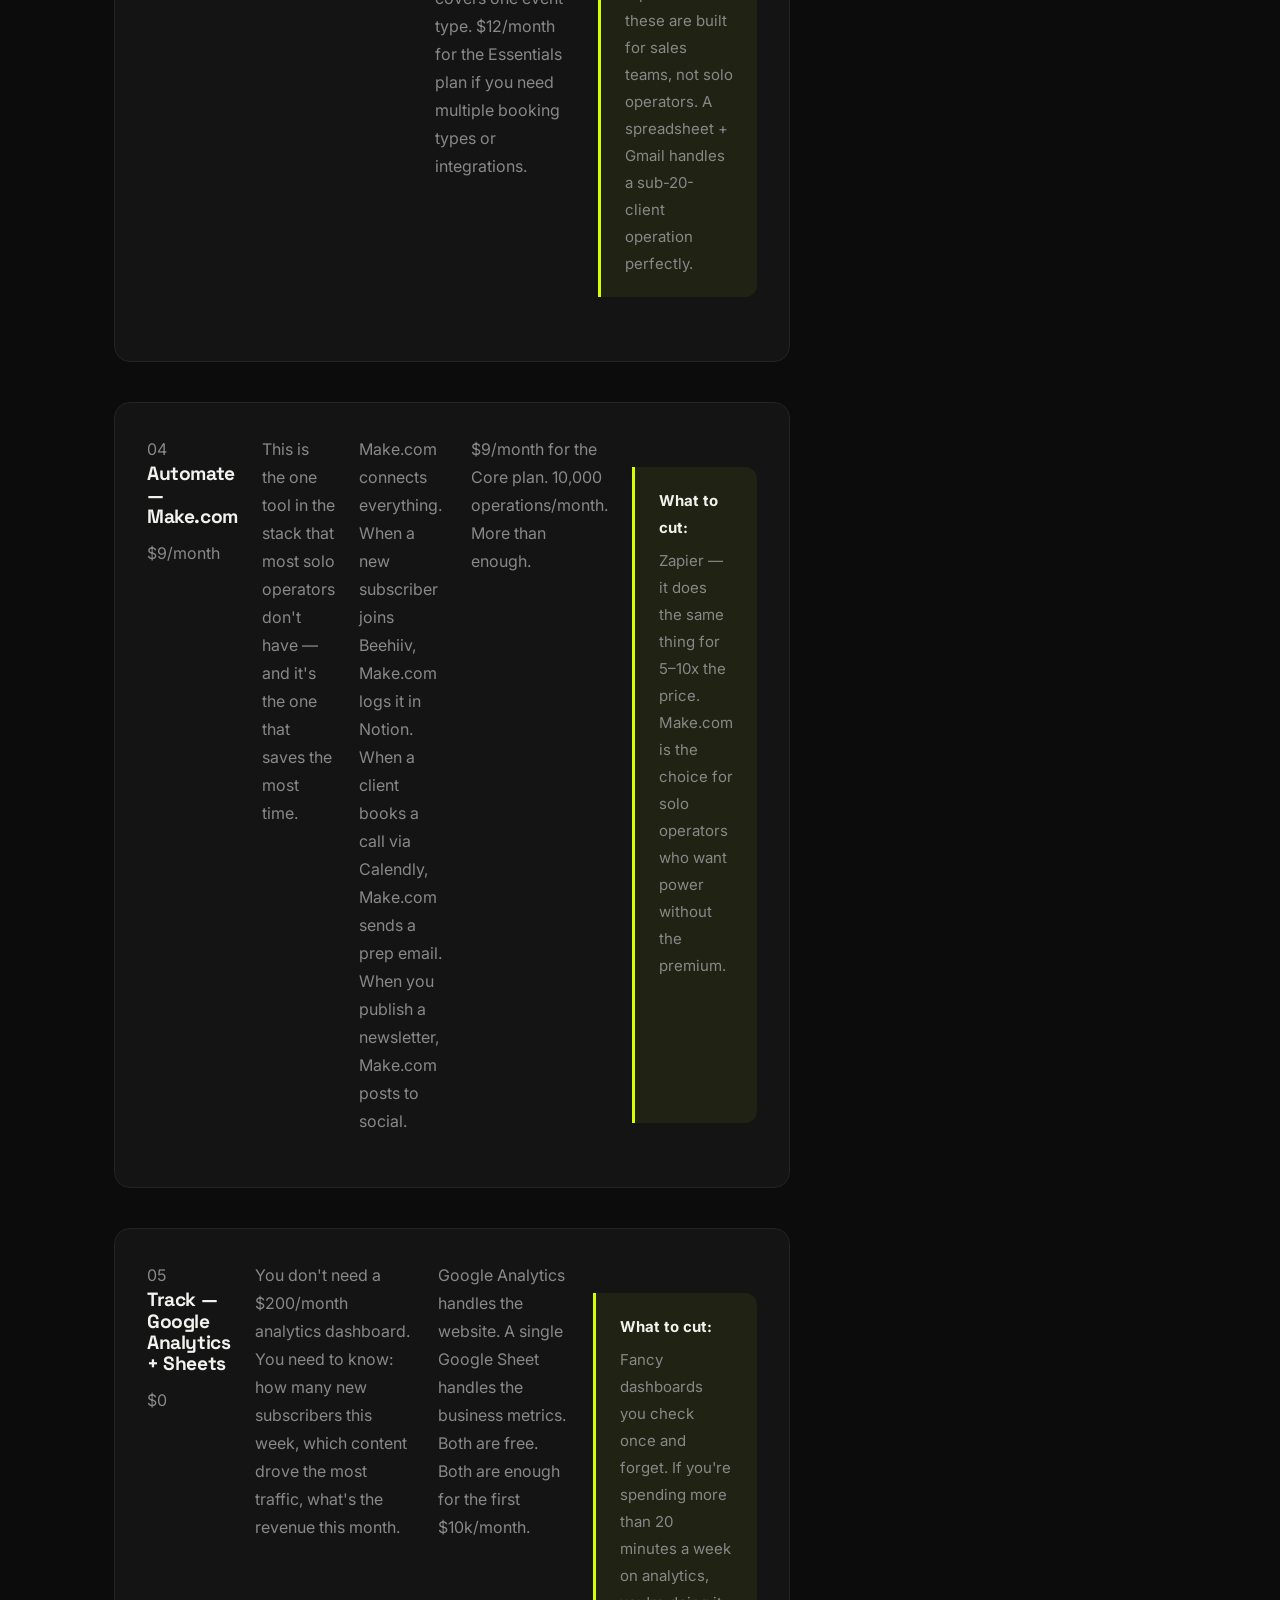
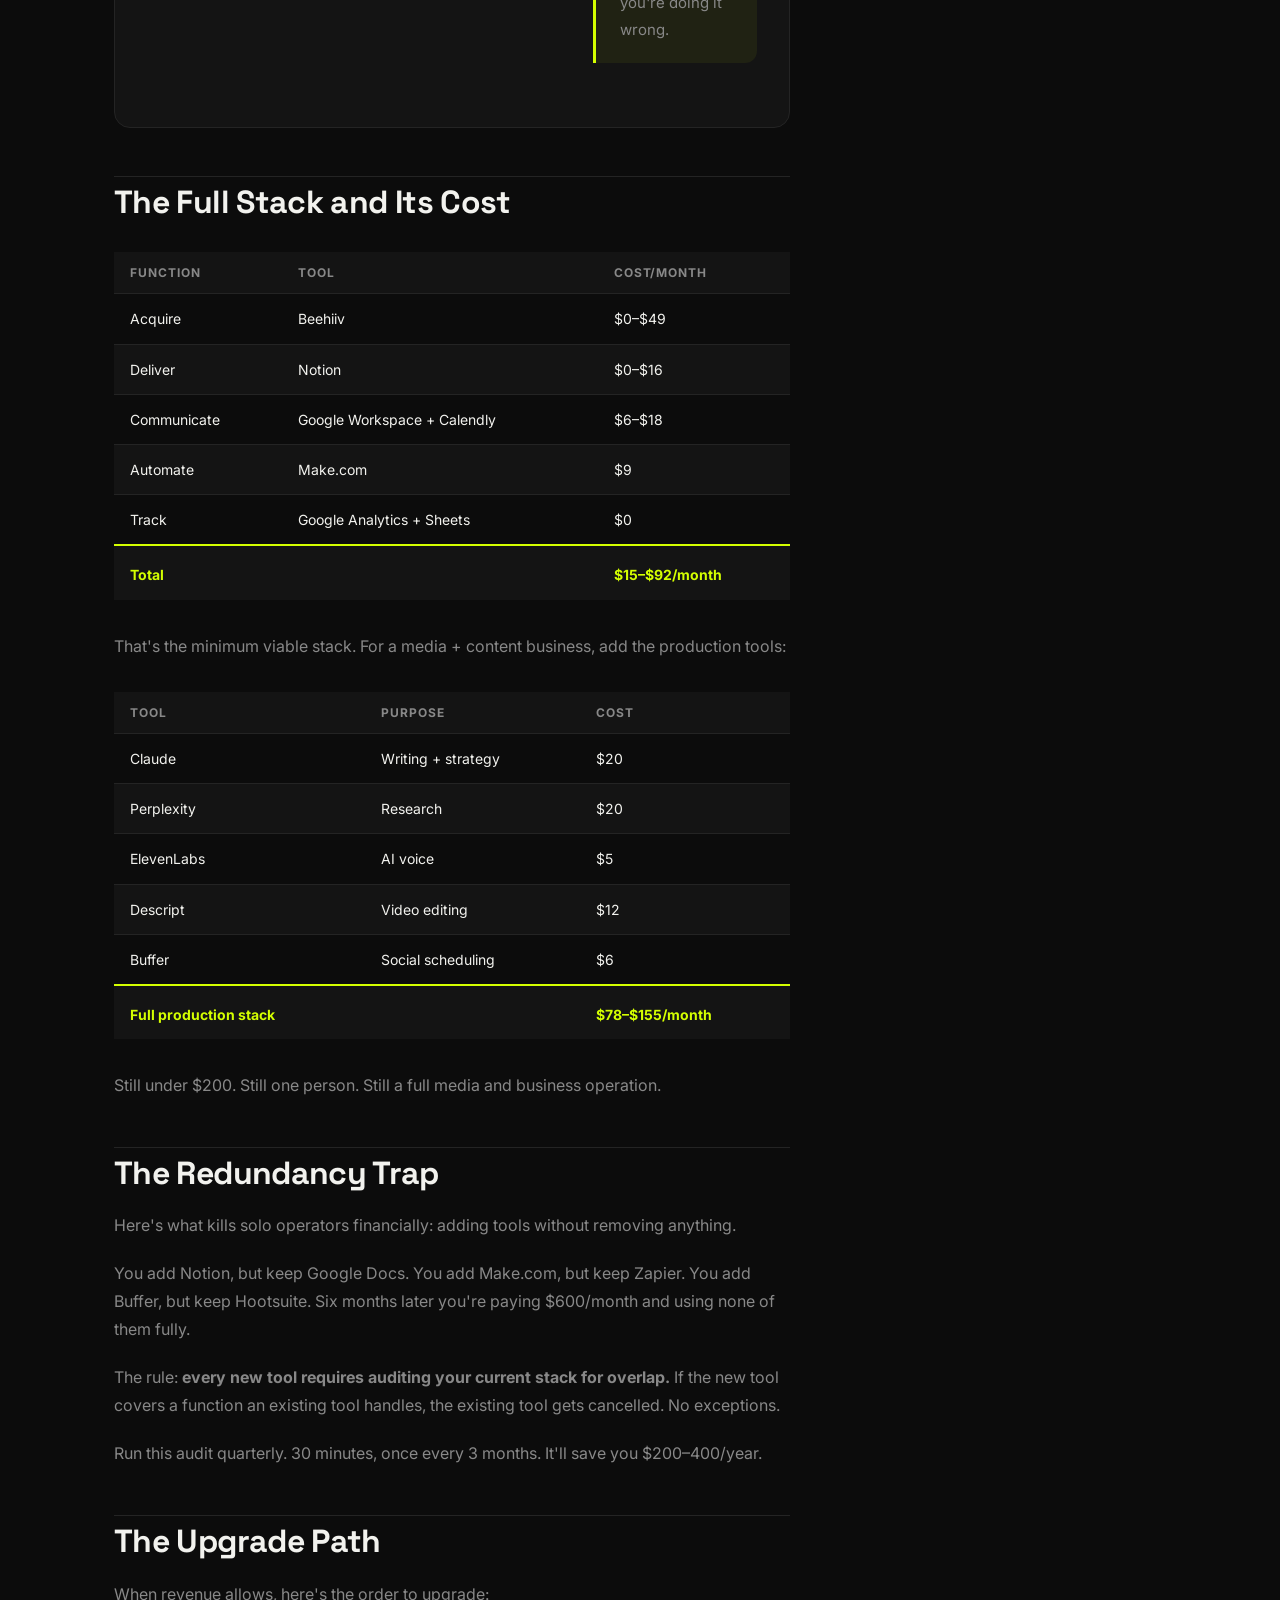
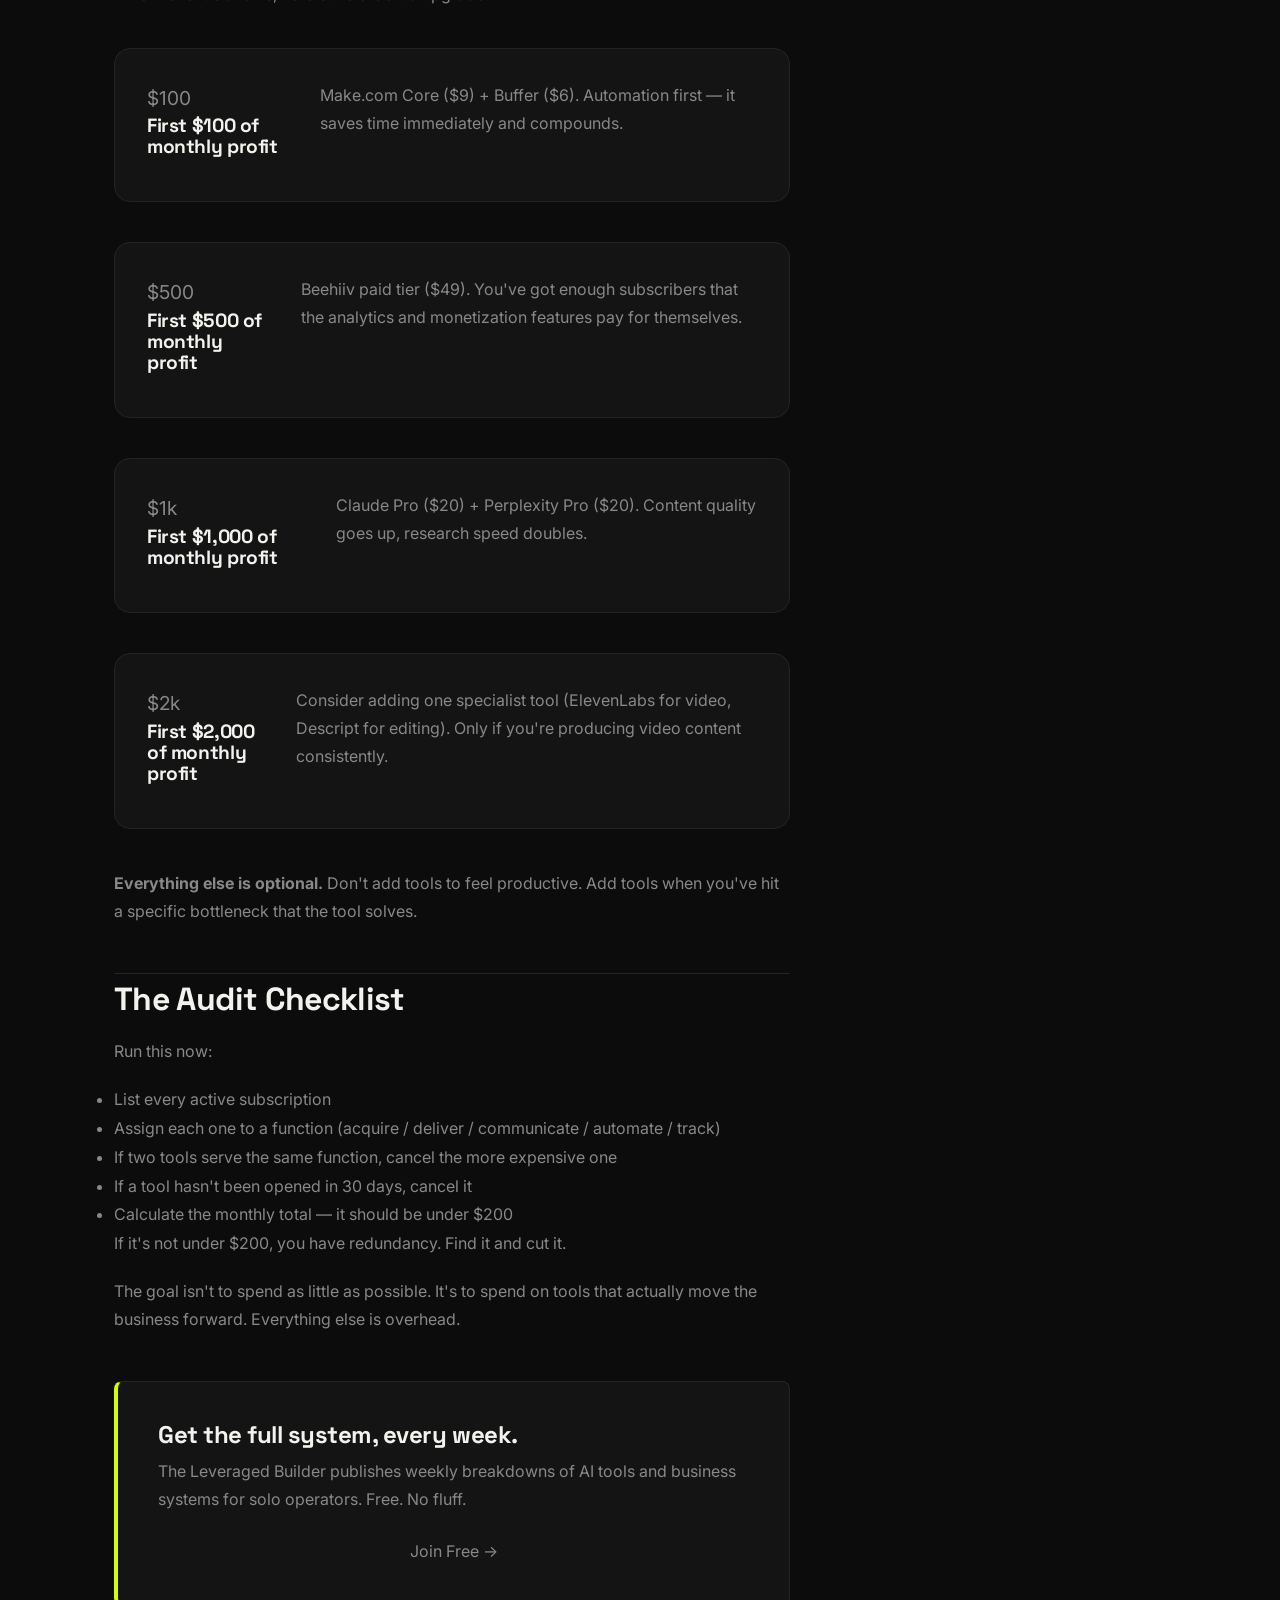
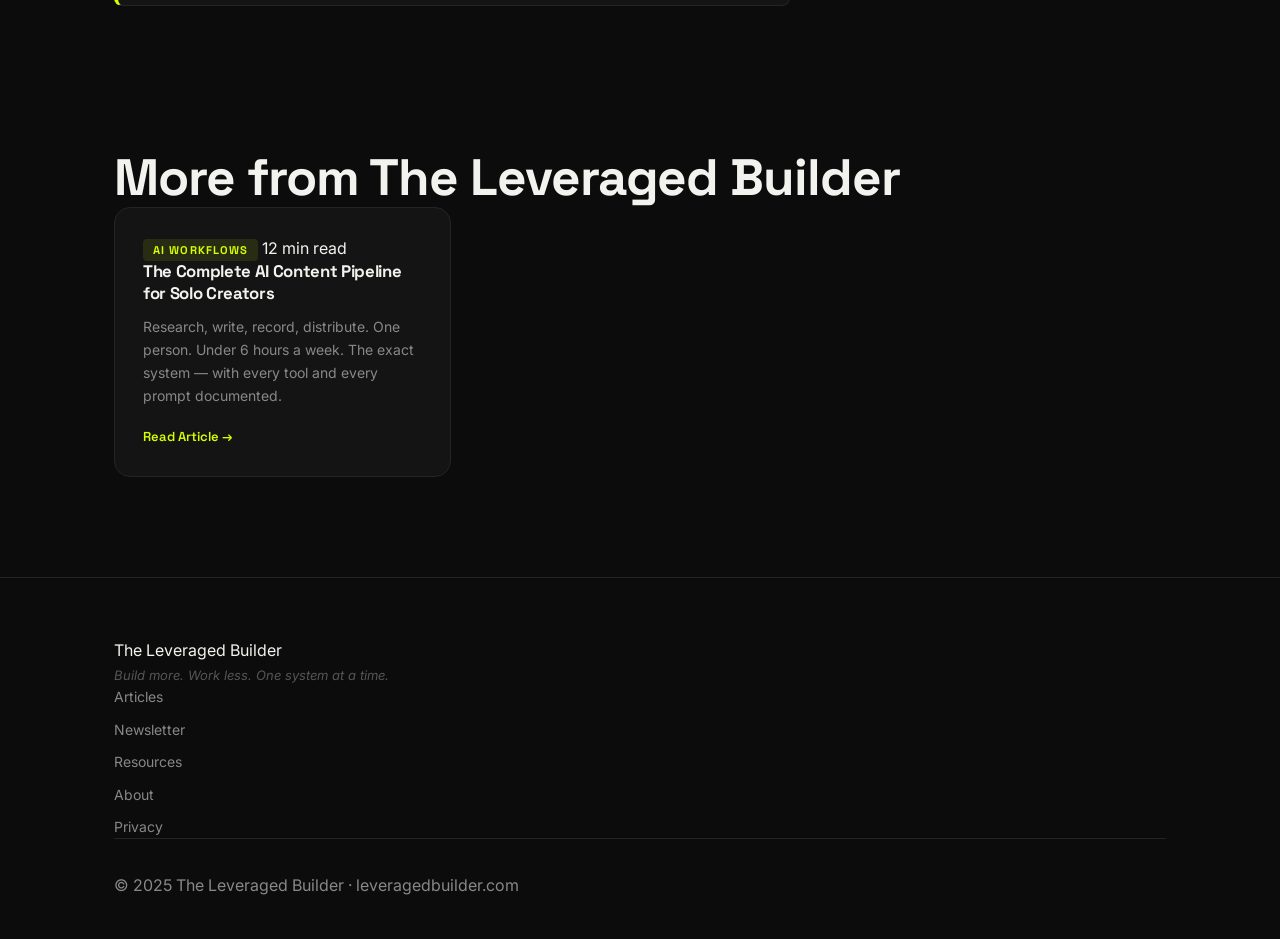
<file: article-200-month-business.html>
<!DOCTYPE html>
<html lang="en">
<head>
  <meta charset="UTF-8" />
  <meta name="viewport" content="width=device-width, initial-scale=1.0" />
  <title>How to Run a One-Person Business for Under $200/Month — The Leveraged Builder</title>
  <meta name="description" content="Five business functions. One tool each. Total cost: under $200/month. The minimum viable stack for solo operators — with what to cut and the exact upgrade path." />
  <meta property="og:title" content="How to Run a One-Person Business for Under $200/Month" />
  <meta property="og:description" content="Five business functions. One tool each. Zero redundancy. The $200 ceiling that most solo operators never hit." />
  <meta property="og:type" content="article" />
  <meta property="og:url" content="https://leveragedbuilder.com/article-200-month-business.html" />
  <meta name="twitter:card" content="summary_large_image" />
  <link rel="icon" href="data:image/svg+xml,<svg xmlns='http://www.w3.org/2000/svg' viewBox='0 0 100 100'><rect width='100' height='100' fill='%230C0C0C'/><text y='.9em' font-size='80' x='10' fill='%23D4FF00' font-family='monospace' font-weight='bold'>LB</text></svg>" />
  <link rel="stylesheet" href="css/style.css" />
</head>
<body>

  <!-- NAV -->
  <nav class="nav">
    <div class="container">
      <div class="nav__inner">
        <a href="/" class="nav__logo">The <span>Leveraged</span> Builder</a>
        <ul class="nav__links">
          <li><a href="blog.html">Articles</a></li>
          <li><a href="newsletter.html">Newsletter</a></li>
          <li><a href="resources.html">Resources</a></li>
          <li><a href="about.html">About</a></li>
        </ul>
        <a href="#newsletter-cta" class="nav__cta">Join Free →</a>
        <button class="nav__hamburger" aria-label="Menu">
          <span></span><span></span><span></span>
        </button>
      </div>
    </div>
  </nav>

  <!-- ARTICLE HERO -->
  <section class="article-hero">
    <div class="container">
      <div class="article-hero__inner">
        <div class="article-meta">
          <span class="article-tag">Business Systems</span>
          <span class="article-meta__sep">·</span>
          <span>8 min read</span>
          <span class="article-meta__sep">·</span>
          <span>The Leveraged Builder</span>
        </div>
        <h1 class="article-hero__title">How to Run a One-Person Business<br><span class="accent">for Under $200/Month</span></h1>
        <p class="article-hero__lead">Most solo operators are paying $600–900/month in subscriptions — not because they need that many tools, but because they never audited. Five business functions. One tool each. Here's the stack that fixes it.</p>
        <div class="article-tools-used">
          <span class="tools-label">Tools covered:</span>
          <span class="tool-badge"><span class="dot"></span>Beehiiv</span>
          <span class="tool-badge"><span class="dot"></span>Notion</span>
          <span class="tool-badge"><span class="dot"></span>Make.com</span>
          <span class="tool-badge"><span class="dot"></span>Calendly</span>
          <span class="tool-badge"><span class="dot"></span>Claude</span>
        </div>
      </div>
    </div>
  </section>

  <!-- ARTICLE CONTENT -->
  <div class="article-layout">
    <div class="container">
      <div class="article-grid">

        <!-- MAIN CONTENT -->
        <article class="article-body">

          <p class="article-intro">Most solo operators I talk to are paying $600–900/month in software subscriptions.</p>

          <p>They're not getting 3–4x the value. They're paying 3–4x for the same function across tools they added one by one, never audited, and forgot to cancel.</p>

          <p>This is the stack that fixes that. Five business functions. One tool each. Total cost: under $200/month.</p>

          <div class="article-callout">
            <strong>The framework:</strong> Before the tools, understand what every business actually needs to do. Once you map functions to tools — and enforce the one-tool-per-function rule — the overhead disappears.
          </div>

          <h2>The 5 Functions Every Business Needs</h2>

          <p>Every business — regardless of size — needs to do five things:</p>

          <ol>
            <li><strong>Acquire</strong> — find and convert clients or customers</li>
            <li><strong>Deliver</strong> — fulfill what you promised</li>
            <li><strong>Communicate</strong> — stay in contact with clients, leads, audience</li>
            <li><strong>Automate</strong> — connect systems and remove manual work</li>
            <li><strong>Track</strong> — know what's working and what isn't</li>
          </ol>

          <p>Most solo operators have 3–5 tools for each function. That's the problem.</p>

          <p>The goal is one tool per function. When that tool can't do something, you add the minimum necessary. Nothing else.</p>

          <h2>The Stack</h2>

          <!-- Phase 1 -->
          <div class="phase-block">
            <div class="phase-header">
              <span class="phase-number">01</span>
              <div>
                <h3 class="phase-title">Acquire — Beehiiv</h3>
                <span class="phase-cost">$0–$49/month</span>
              </div>
            </div>
            <p>Paid acquisition is expensive and unpredictable for solo operators. Organic is slow but compounds.</p>
            <p>The model: a newsletter that drives leads. Beehiiv handles the newsletter, the landing page, and the subscriber database. Free until 2,500 subscribers. Then $49/month.</p>
            <p>Paired with consistent social content (which costs nothing but time), this is a complete acquisition system. No ad spend needed until you're deliberately scaling.</p>
            <div class="article-callout">
              <strong>What to cut:</strong> Any paid newsletter platform with higher pricing. ConvertKit, Mailchimp, Substack — Beehiiv outperforms all three for a solo media + business operation.
            </div>
          </div>

          <!-- Phase 2 -->
          <div class="phase-block">
            <div class="phase-header">
              <span class="phase-number">02</span>
              <div>
                <h3 class="phase-title">Deliver — Notion</h3>
                <span class="phase-cost">$0–$16/month</span>
              </div>
            </div>
            <p>Delivery looks different depending on what you sell. But the common need is: documentation, SOPs, client portals, project tracking.</p>
            <p>Notion handles all of it. Free plan covers most solo operators. $16/month for the Plus plan if you need unlimited blocks and advanced features.</p>
            <p>For service businesses: client portal in Notion, SOP library in Notion, project tracker in Notion. One tool, zero redundancy. For product businesses: product documentation, roadmap, content calendar. Same tool.</p>
            <div class="article-callout">
              <strong>What to cut:</strong> Asana, Monday, ClickUp, Trello — pick one project tool and stay there. For solo operators, Notion replaces all of them.
            </div>
          </div>

          <!-- Phase 3 -->
          <div class="phase-block">
            <div class="phase-header">
              <span class="phase-number">03</span>
              <div>
                <h3 class="phase-title">Communicate — Gmail + Calendly</h3>
                <span class="phase-cost">$0–$18/month</span>
              </div>
            </div>
            <p>Communication means email and scheduling. Both have free tiers that cover 95% of solo operator needs.</p>
            <p>Gmail: free. Google Workspace (custom domain email): $6/month. Worth it for the professionalism. Calendly: free tier covers one event type. $12/month for the Essentials plan if you need multiple booking types or integrations.</p>
            <div class="article-callout">
              <strong>What to cut:</strong> Fancy CRMs you're not using. HubSpot, Salesforce, Pipedrive — these are built for sales teams, not solo operators. A spreadsheet + Gmail handles a sub-20-client operation perfectly.
            </div>
          </div>

          <!-- Phase 4 -->
          <div class="phase-block">
            <div class="phase-header">
              <span class="phase-number">04</span>
              <div>
                <h3 class="phase-title">Automate — Make.com</h3>
                <span class="phase-cost">$9/month</span>
              </div>
            </div>
            <p>This is the one tool in the stack that most solo operators don't have — and it's the one that saves the most time.</p>
            <p>Make.com connects everything. When a new subscriber joins Beehiiv, Make.com logs it in Notion. When a client books a call via Calendly, Make.com sends a prep email. When you publish a newsletter, Make.com posts to social.</p>
            <p>$9/month for the Core plan. 10,000 operations/month. More than enough.</p>
            <div class="article-callout">
              <strong>What to cut:</strong> Zapier — it does the same thing for 5–10x the price. Make.com is the choice for solo operators who want power without the premium.
            </div>
          </div>

          <!-- Phase 5 -->
          <div class="phase-block">
            <div class="phase-header">
              <span class="phase-number">05</span>
              <div>
                <h3 class="phase-title">Track — Google Analytics + Sheets</h3>
                <span class="phase-cost">$0</span>
              </div>
            </div>
            <p>You don't need a $200/month analytics dashboard. You need to know: how many new subscribers this week, which content drove the most traffic, what's the revenue this month.</p>
            <p>Google Analytics handles the website. A single Google Sheet handles the business metrics. Both are free. Both are enough for the first $10k/month.</p>
            <div class="article-callout">
              <strong>What to cut:</strong> Fancy dashboards you check once and forget. If you're spending more than 20 minutes a week on analytics, you're doing it wrong.
            </div>
          </div>

          <h2>The Full Stack and Its Cost</h2>

          <table class="article-table">
            <thead>
              <tr>
                <th>Function</th>
                <th>Tool</th>
                <th>Cost/month</th>
              </tr>
            </thead>
            <tbody>
              <tr><td>Acquire</td><td>Beehiiv</td><td>$0–$49</td></tr>
              <tr><td>Deliver</td><td>Notion</td><td>$0–$16</td></tr>
              <tr><td>Communicate</td><td>Google Workspace + Calendly</td><td>$6–$18</td></tr>
              <tr><td>Automate</td><td>Make.com</td><td>$9</td></tr>
              <tr><td>Track</td><td>Google Analytics + Sheets</td><td>$0</td></tr>
              <tr class="table-total"><td><strong>Total</strong></td><td></td><td><strong>$15–$92/month</strong></td></tr>
            </tbody>
          </table>

          <p>That's the minimum viable stack. For a media + content business, add the production tools:</p>

          <table class="article-table">
            <thead>
              <tr>
                <th>Tool</th>
                <th>Purpose</th>
                <th>Cost</th>
              </tr>
            </thead>
            <tbody>
              <tr><td>Claude</td><td>Writing + strategy</td><td>$20</td></tr>
              <tr><td>Perplexity</td><td>Research</td><td>$20</td></tr>
              <tr><td>ElevenLabs</td><td>AI voice</td><td>$5</td></tr>
              <tr><td>Descript</td><td>Video editing</td><td>$12</td></tr>
              <tr><td>Buffer</td><td>Social scheduling</td><td>$6</td></tr>
              <tr class="table-total"><td><strong>Full production stack</strong></td><td></td><td><strong>$78–$155/month</strong></td></tr>
            </tbody>
          </table>

          <p>Still under $200. Still one person. Still a full media and business operation.</p>

          <h2>The Redundancy Trap</h2>

          <p>Here's what kills solo operators financially: adding tools without removing anything.</p>

          <p>You add Notion, but keep Google Docs. You add Make.com, but keep Zapier. You add Buffer, but keep Hootsuite. Six months later you're paying $600/month and using none of them fully.</p>

          <p>The rule: <strong>every new tool requires auditing your current stack for overlap.</strong> If the new tool covers a function an existing tool handles, the existing tool gets cancelled. No exceptions.</p>

          <p>Run this audit quarterly. 30 minutes, once every 3 months. It'll save you $200–400/year.</p>

          <h2>The Upgrade Path</h2>

          <p>When revenue allows, here's the order to upgrade:</p>

          <div class="phase-block">
            <div class="phase-header">
              <span class="phase-number" style="font-size:1.2rem;">$100</span>
              <div>
                <h3 class="phase-title">First $100 of monthly profit</h3>
              </div>
            </div>
            <p>Make.com Core ($9) + Buffer ($6). Automation first — it saves time immediately and compounds.</p>
          </div>

          <div class="phase-block">
            <div class="phase-header">
              <span class="phase-number" style="font-size:1.2rem;">$500</span>
              <div>
                <h3 class="phase-title">First $500 of monthly profit</h3>
              </div>
            </div>
            <p>Beehiiv paid tier ($49). You've got enough subscribers that the analytics and monetization features pay for themselves.</p>
          </div>

          <div class="phase-block">
            <div class="phase-header">
              <span class="phase-number" style="font-size:1.2rem;">$1k</span>
              <div>
                <h3 class="phase-title">First $1,000 of monthly profit</h3>
              </div>
            </div>
            <p>Claude Pro ($20) + Perplexity Pro ($20). Content quality goes up, research speed doubles.</p>
          </div>

          <div class="phase-block">
            <div class="phase-header">
              <span class="phase-number" style="font-size:1.2rem;">$2k</span>
              <div>
                <h3 class="phase-title">First $2,000 of monthly profit</h3>
              </div>
            </div>
            <p>Consider adding one specialist tool (ElevenLabs for video, Descript for editing). Only if you're producing video content consistently.</p>
          </div>

          <p><strong>Everything else is optional.</strong> Don't add tools to feel productive. Add tools when you've hit a specific bottleneck that the tool solves.</p>

          <h2>The Audit Checklist</h2>

          <p>Run this now:</p>

          <ul>
            <li>List every active subscription</li>
            <li>Assign each one to a function (acquire / deliver / communicate / automate / track)</li>
            <li>If two tools serve the same function, cancel the more expensive one</li>
            <li>If a tool hasn't been opened in 30 days, cancel it</li>
            <li>Calculate the monthly total — it should be under $200</li>
          </ul>

          <p>If it's not under $200, you have redundancy. Find it and cut it.</p>

          <p>The goal isn't to spend as little as possible. It's to spend on tools that actually move the business forward. Everything else is overhead.</p>

          <!-- Newsletter CTA -->
          <div id="newsletter-cta" class="article-newsletter-cta">
            <h3>Get the full system, every week.</h3>
            <p>The Leveraged Builder publishes weekly breakdowns of AI tools and business systems for solo operators. Free. No fluff.</p>
            <a href="https://leveragedbuilder.beehiiv.com/subscribe" target="_blank" class="cta-btn" style="display:block;text-align:center;text-decoration:none;">Join Free →</a>
          </div>

        </article>

        <!-- SIDEBAR -->
        <aside class="article-sidebar">

          <div class="sidebar-card">
            <h4>The $200 Stack</h4>
            <ul class="sidebar-tools">
              <li>
                <span class="sidebar-tool-name">Beehiiv</span>
                <span class="sidebar-tool-cost">$0–$49</span>
              </li>
              <li>
                <span class="sidebar-tool-name">Notion</span>
                <span class="sidebar-tool-cost">$0–$16</span>
              </li>
              <li>
                <span class="sidebar-tool-name">Gmail + Calendly</span>
                <span class="sidebar-tool-cost">$0–$18</span>
              </li>
              <li>
                <a href="https://www.make.com/en/register?pc=leveragedbuilder" target="_blank" rel="sponsored" class="sidebar-tool-link">
                  <span class="sidebar-tool-name">Make.com ↗</span>
                  <span class="sidebar-tool-cost">$9</span>
                </a>
              </li>
              <li>
                <span class="sidebar-tool-name">Google Analytics</span>
                <span class="sidebar-tool-cost">$0</span>
              </li>
              <li class="sidebar-total">
                <span class="sidebar-tool-name"><strong>Total</strong></span>
                <span class="sidebar-tool-cost accent"><strong>$15–$92</strong></span>
              </li>
            </ul>
          </div>

          <div class="sidebar-card">
            <h4>Table of Contents</h4>
            <ol class="sidebar-toc">
              <li><a href="#newsletter-cta">The 5 Functions</a></li>
              <li><a href="#newsletter-cta">The Stack</a></li>
              <li><a href="#newsletter-cta">Full Cost Breakdown</a></li>
              <li><a href="#newsletter-cta">The Redundancy Trap</a></li>
              <li><a href="#newsletter-cta">The Upgrade Path</a></li>
              <li><a href="#newsletter-cta">The Audit Checklist</a></li>
            </ol>
          </div>

          <div class="sidebar-card sidebar-newsletter">
            <h4>Free weekly newsletter</h4>
            <p>AI tools + business systems for solo operators. No noise.</p>
            <a href="#newsletter-cta" class="btn btn--primary" style="display:block;text-align:center;">Join Free →</a>
          </div>

        </aside>

      </div>
    </div>
  </div>

  <!-- MORE ARTICLES -->
  <section class="section" style="padding-top:4rem;">
    <div class="container">
      <h2 class="section__title">More from The Leveraged Builder</h2>
      <div class="blog-grid">
        <article class="blog-card">
          <div class="blog-card__meta">
            <span class="article-tag">AI Workflows</span>
            <span>12 min read</span>
          </div>
          <h3 class="blog-card__title"><a href="article-ai-content-pipeline.html">The Complete AI Content Pipeline for Solo Creators</a></h3>
          <p class="blog-card__excerpt">Research, write, record, distribute. One person. Under 6 hours a week. The exact system — with every tool and every prompt documented.</p>
          <a href="article-ai-content-pipeline.html" class="blog-card__link">Read Article →</a>
        </article>
      </div>
    </div>
  </section>

  <!-- FOOTER -->
  <footer class="footer">
    <div class="container">
      <div class="footer__inner">
        <div class="footer__brand">
          <div class="footer__logo">The <span>Leveraged</span> Builder</div>
          <p class="footer__tagline">Build more. Work less. One system at a time.</p>
        </div>
        <div class="footer__links">
          <a href="blog.html">Articles</a>
          <a href="newsletter.html">Newsletter</a>
          <a href="resources.html">Resources</a>
          <a href="about.html">About</a>
          <a href="privacy.html">Privacy</a>
        </div>
      </div>
      <div class="footer__bottom">
        <p>© 2025 The Leveraged Builder · leveragedbuilder.com</p>
      </div>
    </div>
  </footer>

  <script src="js/main.js"></script>
</body>
</html>
</file>
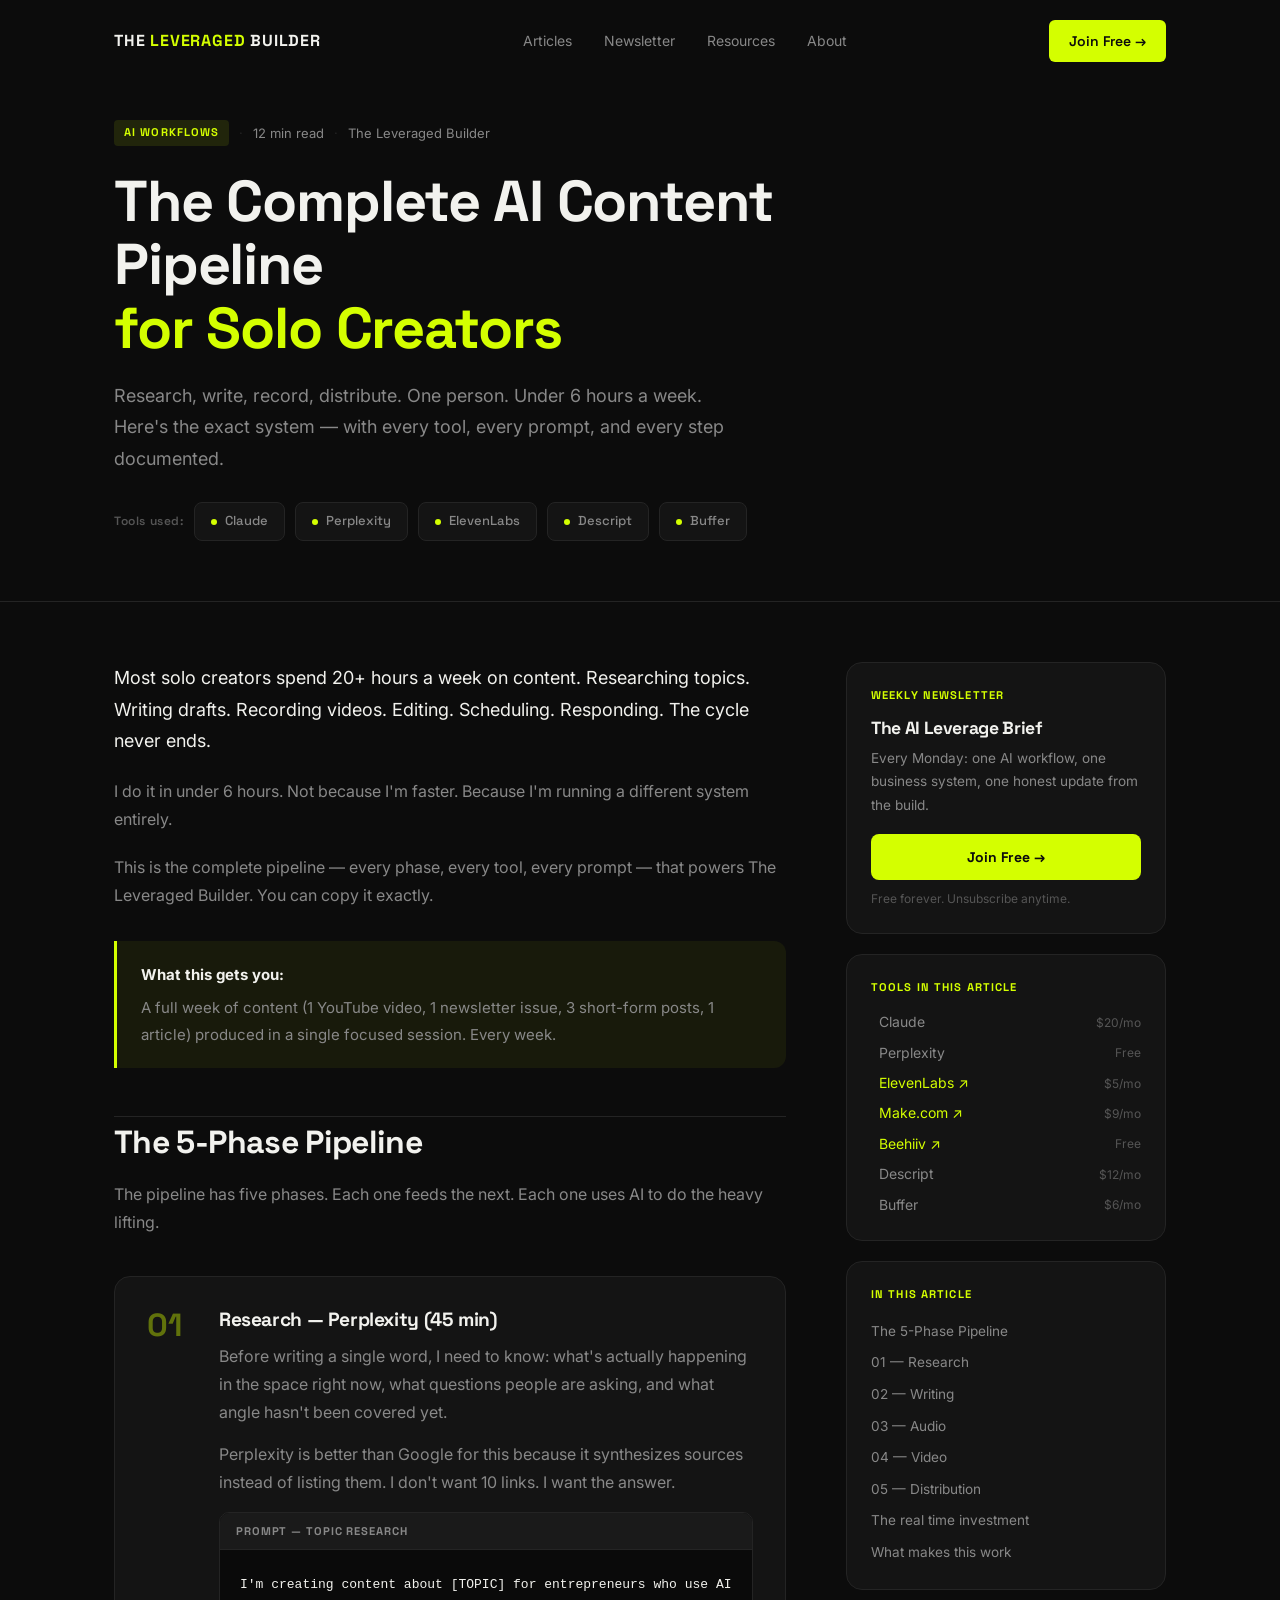
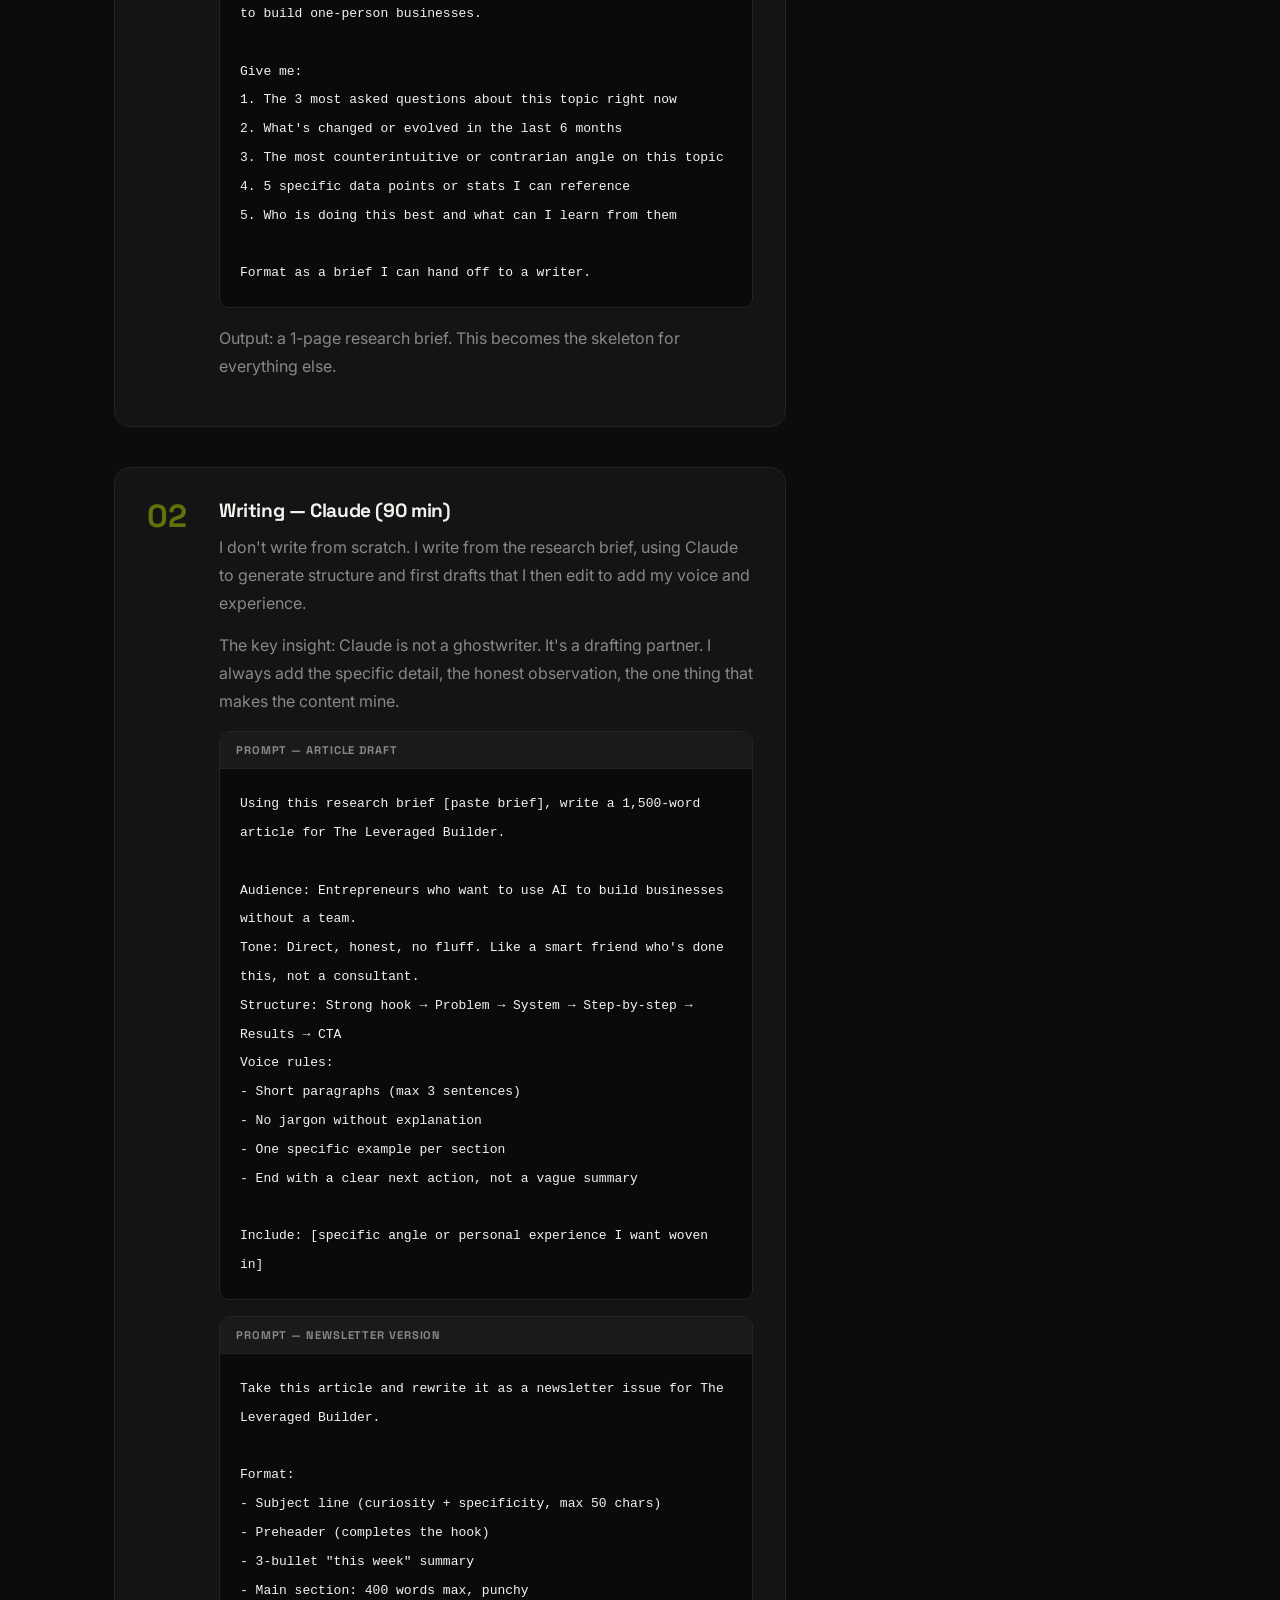
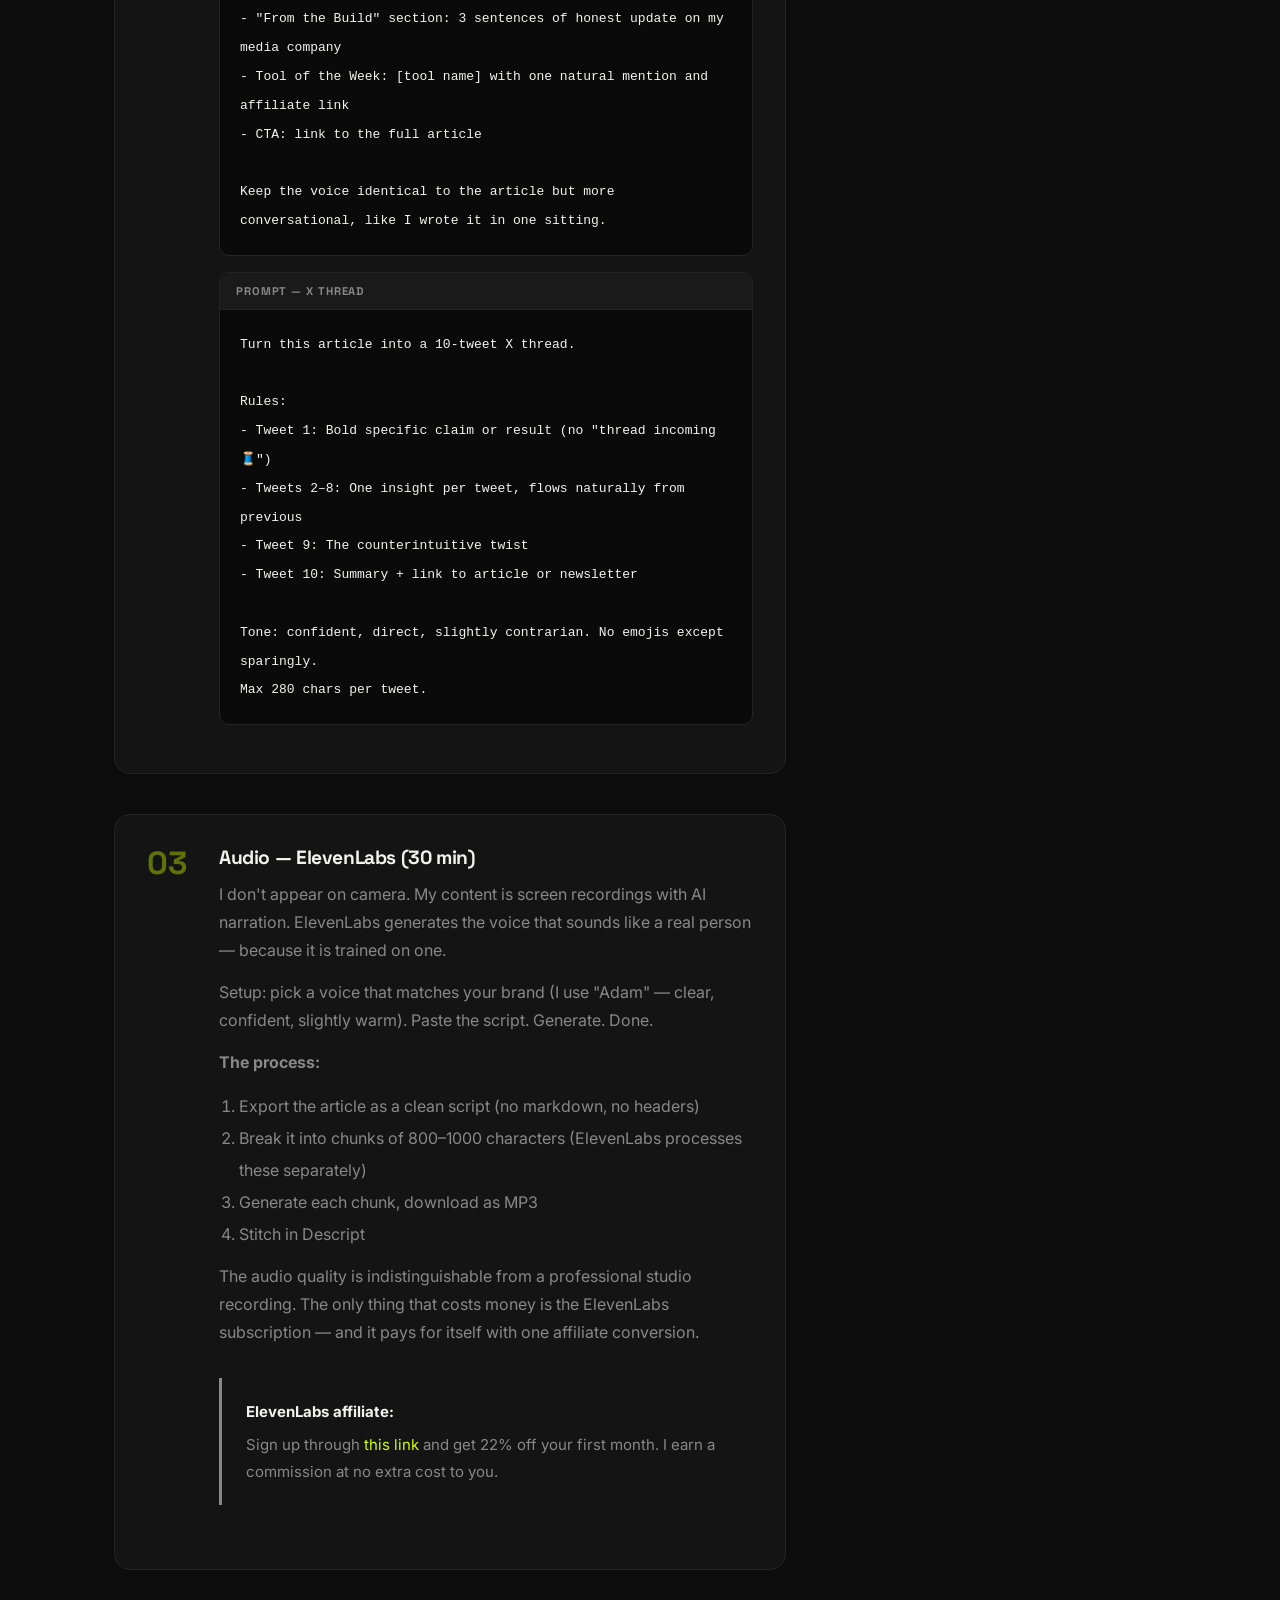
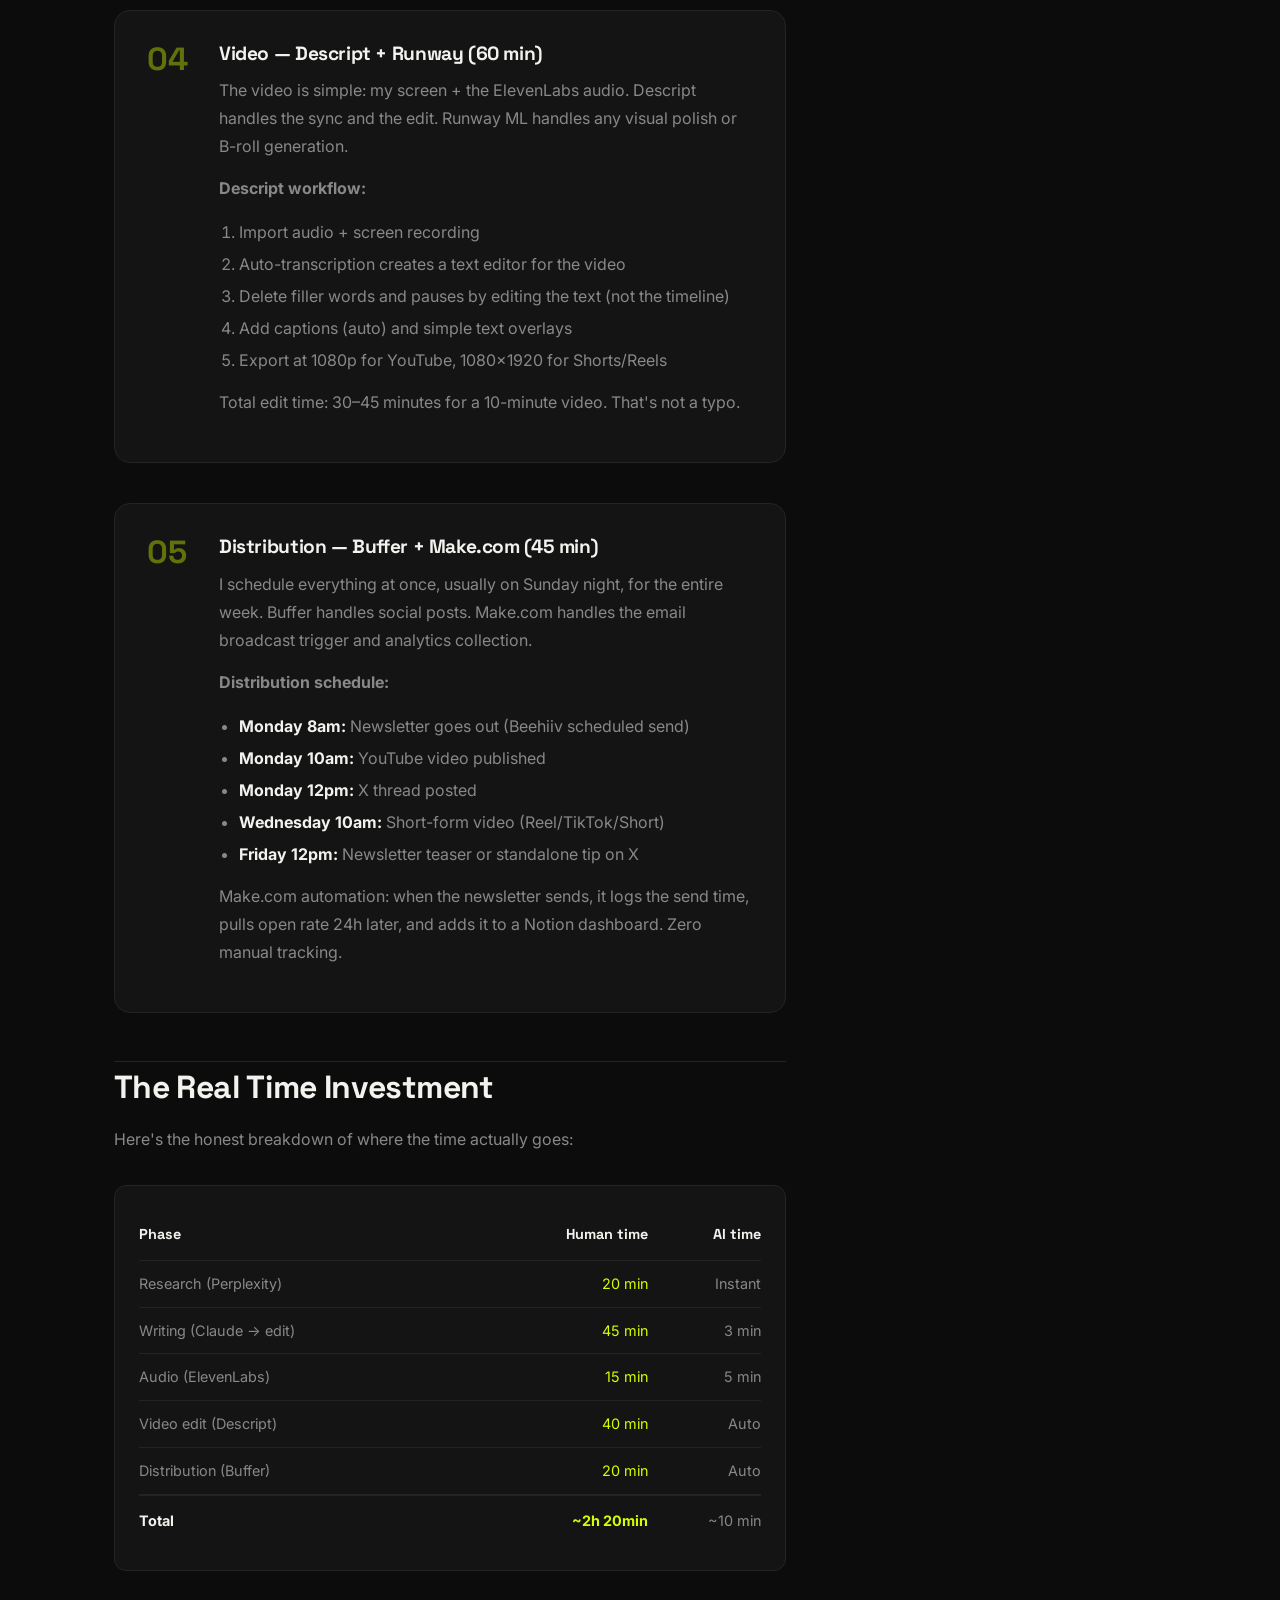
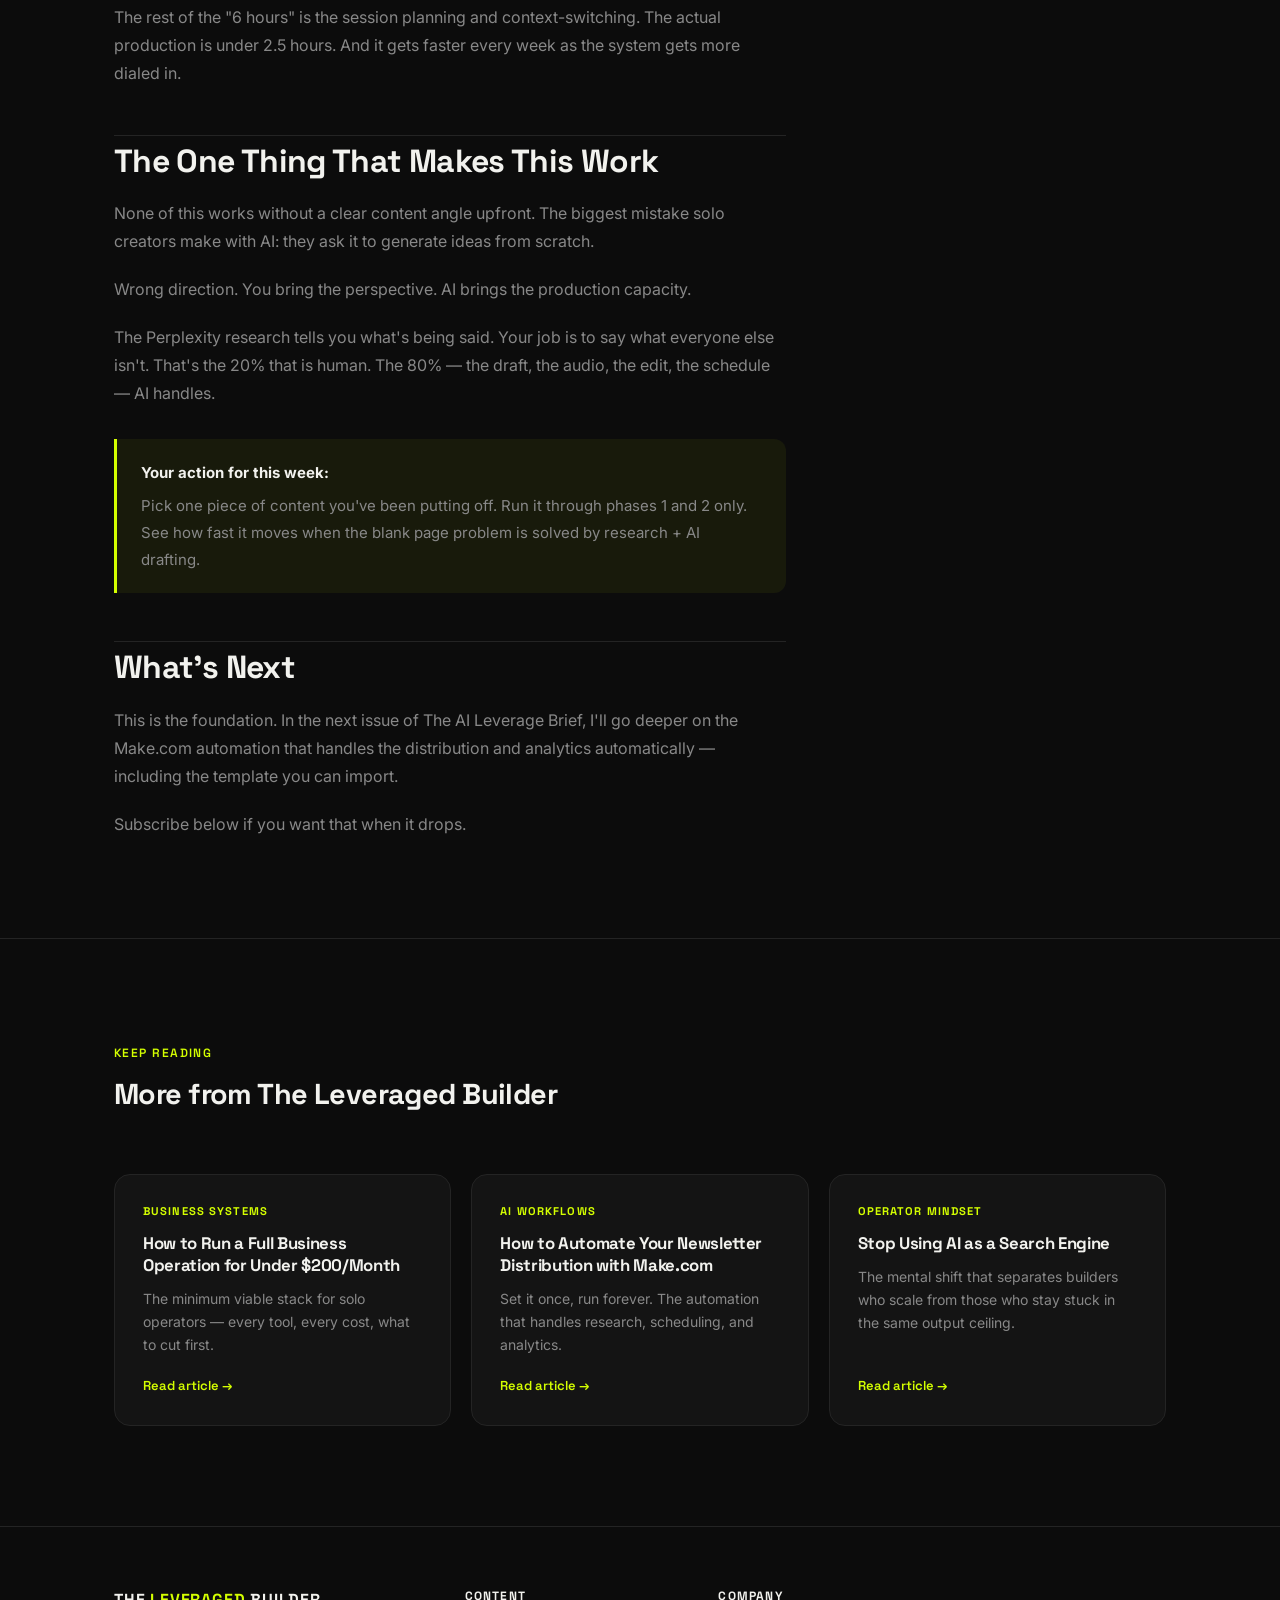
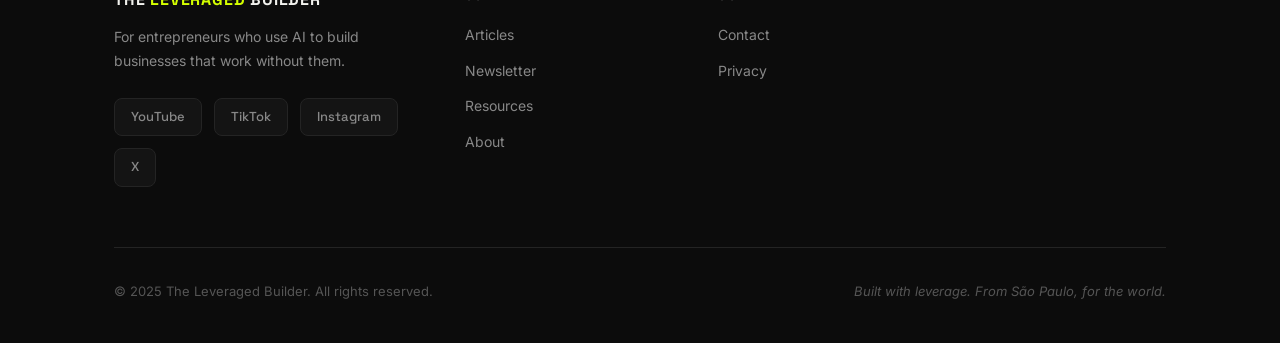
<file: article-ai-content-pipeline.html>
<!DOCTYPE html>
<html lang="en">
<head>
  <meta charset="UTF-8" />
  <meta name="viewport" content="width=device-width, initial-scale=1.0" />
  <title>The Complete AI Content Pipeline for Solo Creators — The Leveraged Builder</title>
  <meta name="description" content="How to research, write, record, and distribute a full week of content in under 6 hours — using AI from start to finish. The exact workflow, tools, and prompts." />
  <meta property="og:title" content="The Complete AI Content Pipeline for Solo Creators" />
  <meta property="og:description" content="Research, write, record, distribute. One person. Under 6 hours. Here's the exact system." />
  <meta property="og:type" content="article" />
  <meta property="og:url" content="https://leveragedbuilder.com/article-ai-content-pipeline.html" />
  <meta name="twitter:card" content="summary_large_image" />
  <link rel="icon" href="data:image/svg+xml,<svg xmlns='http://www.w3.org/2000/svg' viewBox='0 0 100 100'><rect width='100' height='100' fill='%230C0C0C'/><text y='.9em' font-size='80' x='10' fill='%23D4FF00' font-family='monospace' font-weight='bold'>LB</text></svg>" />
  <link rel="stylesheet" href="css/style.css" />
</head>
<body>

  <!-- NAV -->
  <nav class="nav">
    <div class="container">
      <div class="nav__inner">
        <a href="/" class="nav__logo">The <span>Leveraged</span> Builder</a>
        <ul class="nav__links">
          <li><a href="blog.html">Articles</a></li>
          <li><a href="newsletter.html">Newsletter</a></li>
          <li><a href="resources.html">Resources</a></li>
          <li><a href="about.html">About</a></li>
        </ul>
        <a href="#newsletter-cta" class="nav__cta">Join Free →</a>
        <button class="nav__hamburger" aria-label="Menu">
          <span></span><span></span><span></span>
        </button>
      </div>
    </div>
  </nav>

  <!-- ARTICLE HERO -->
  <section class="article-hero">
    <div class="container">
      <div class="article-hero__inner">
        <div class="article-meta">
          <span class="article-tag">AI Workflows</span>
          <span class="article-meta__sep">·</span>
          <span>12 min read</span>
          <span class="article-meta__sep">·</span>
          <span>The Leveraged Builder</span>
        </div>
        <h1 class="article-hero__title">The Complete AI Content Pipeline<br><span class="accent">for Solo Creators</span></h1>
        <p class="article-hero__lead">Research, write, record, distribute. One person. Under 6 hours a week. Here's the exact system — with every tool, every prompt, and every step documented.</p>
        <div class="article-tools-used">
          <span class="tools-label">Tools used:</span>
          <span class="tool-badge"><span class="dot"></span>Claude</span>
          <span class="tool-badge"><span class="dot"></span>Perplexity</span>
          <span class="tool-badge"><span class="dot"></span>ElevenLabs</span>
          <span class="tool-badge"><span class="dot"></span>Descript</span>
          <span class="tool-badge"><span class="dot"></span>Buffer</span>
        </div>
      </div>
    </div>
  </section>

  <!-- ARTICLE CONTENT -->
  <div class="article-layout">
    <div class="container">
      <div class="article-grid">

        <!-- MAIN CONTENT -->
        <article class="article-body">

          <p class="article-intro">Most solo creators spend 20+ hours a week on content. Researching topics. Writing drafts. Recording videos. Editing. Scheduling. Responding. The cycle never ends.</p>

          <p>I do it in under 6 hours. Not because I'm faster. Because I'm running a different system entirely.</p>

          <p>This is the complete pipeline — every phase, every tool, every prompt — that powers The Leveraged Builder. You can copy it exactly.</p>

          <div class="article-callout">
            <strong>What this gets you:</strong> A full week of content (1 YouTube video, 1 newsletter issue, 3 short-form posts, 1 article) produced in a single focused session. Every week.
          </div>

          <h2>The 5-Phase Pipeline</h2>

          <p>The pipeline has five phases. Each one feeds the next. Each one uses AI to do the heavy lifting.</p>

          <div class="phase-block">
            <div class="phase-num">01</div>
            <div class="phase-content">
              <h3>Research — Perplexity (45 min)</h3>
              <p>Before writing a single word, I need to know: what's actually happening in the space right now, what questions people are asking, and what angle hasn't been covered yet.</p>
              <p>Perplexity is better than Google for this because it synthesizes sources instead of listing them. I don't want 10 links. I want the answer.</p>

              <div class="code-block">
                <div class="code-block__label">Prompt — Topic Research</div>
                <pre><code>I'm creating content about [TOPIC] for entrepreneurs who use AI to build one-person businesses.

Give me:
1. The 3 most asked questions about this topic right now
2. What's changed or evolved in the last 6 months
3. The most counterintuitive or contrarian angle on this topic
4. 5 specific data points or stats I can reference
5. Who is doing this best and what can I learn from them

Format as a brief I can hand off to a writer.</code></pre>
              </div>

              <p>Output: a 1-page research brief. This becomes the skeleton for everything else.</p>
            </div>
          </div>

          <div class="phase-block">
            <div class="phase-num">02</div>
            <div class="phase-content">
              <h3>Writing — Claude (90 min)</h3>
              <p>I don't write from scratch. I write from the research brief, using Claude to generate structure and first drafts that I then edit to add my voice and experience.</p>
              <p>The key insight: Claude is not a ghostwriter. It's a drafting partner. I always add the specific detail, the honest observation, the one thing that makes the content mine.</p>

              <div class="code-block">
                <div class="code-block__label">Prompt — Article Draft</div>
                <pre><code>Using this research brief [paste brief], write a 1,500-word article for The Leveraged Builder.

Audience: Entrepreneurs who want to use AI to build businesses without a team.
Tone: Direct, honest, no fluff. Like a smart friend who's done this, not a consultant.
Structure: Strong hook → Problem → System → Step-by-step → Results → CTA
Voice rules:
- Short paragraphs (max 3 sentences)
- No jargon without explanation
- One specific example per section
- End with a clear next action, not a vague summary

Include: [specific angle or personal experience I want woven in]</code></pre>
              </div>

              <div class="code-block">
                <div class="code-block__label">Prompt — Newsletter Version</div>
                <pre><code>Take this article and rewrite it as a newsletter issue for The Leveraged Builder.

Format:
- Subject line (curiosity + specificity, max 50 chars)
- Preheader (completes the hook)
- 3-bullet "this week" summary
- Main section: 400 words max, punchy
- "From the Build" section: 3 sentences of honest update on my media company
- Tool of the Week: [tool name] with one natural mention and affiliate link
- CTA: link to the full article

Keep the voice identical to the article but more conversational, like I wrote it in one sitting.</code></pre>
              </div>

              <div class="code-block">
                <div class="code-block__label">Prompt — X Thread</div>
                <pre><code>Turn this article into a 10-tweet X thread.

Rules:
- Tweet 1: Bold specific claim or result (no "thread incoming 🧵")
- Tweets 2–8: One insight per tweet, flows naturally from previous
- Tweet 9: The counterintuitive twist
- Tweet 10: Summary + link to article or newsletter

Tone: confident, direct, slightly contrarian. No emojis except sparingly.
Max 280 chars per tweet.</code></pre>
              </div>
            </div>
          </div>

          <div class="phase-block">
            <div class="phase-num">03</div>
            <div class="phase-content">
              <h3>Audio — ElevenLabs (30 min)</h3>
              <p>I don't appear on camera. My content is screen recordings with AI narration. ElevenLabs generates the voice that sounds like a real person — because it is trained on one.</p>
              <p>Setup: pick a voice that matches your brand (I use "Adam" — clear, confident, slightly warm). Paste the script. Generate. Done.</p>

              <p><strong>The process:</strong></p>
              <ol style="color: var(--gray); margin: 12px 0 12px 20px; line-height: 2;">
                <li>Export the article as a clean script (no markdown, no headers)</li>
                <li>Break it into chunks of 800–1000 characters (ElevenLabs processes these separately)</li>
                <li>Generate each chunk, download as MP3</li>
                <li>Stitch in Descript</li>
              </ol>

              <p>The audio quality is indistinguishable from a professional studio recording. The only thing that costs money is the ElevenLabs subscription — and it pays for itself with one affiliate conversion.</p>

              <div class="article-callout article-callout--tool">
                <strong>ElevenLabs affiliate:</strong> Sign up through <a href="https://elevenlabs.io" target="_blank" style="color: var(--yellow);">this link</a> and get 22% off your first month. I earn a commission at no extra cost to you.
              </div>
            </div>
          </div>

          <div class="phase-block">
            <div class="phase-num">04</div>
            <div class="phase-content">
              <h3>Video — Descript + Runway (60 min)</h3>
              <p>The video is simple: my screen + the ElevenLabs audio. Descript handles the sync and the edit. Runway ML handles any visual polish or B-roll generation.</p>

              <p><strong>Descript workflow:</strong></p>
              <ol style="color: var(--gray); margin: 12px 0 12px 20px; line-height: 2;">
                <li>Import audio + screen recording</li>
                <li>Auto-transcription creates a text editor for the video</li>
                <li>Delete filler words and pauses by editing the text (not the timeline)</li>
                <li>Add captions (auto) and simple text overlays</li>
                <li>Export at 1080p for YouTube, 1080x1920 for Shorts/Reels</li>
              </ol>

              <p>Total edit time: 30–45 minutes for a 10-minute video. That's not a typo.</p>
            </div>
          </div>

          <div class="phase-block">
            <div class="phase-num">05</div>
            <div class="phase-content">
              <h3>Distribution — Buffer + Make.com (45 min)</h3>
              <p>I schedule everything at once, usually on Sunday night, for the entire week. Buffer handles social posts. Make.com handles the email broadcast trigger and analytics collection.</p>

              <p><strong>Distribution schedule:</strong></p>
              <ul style="color: var(--gray); margin: 12px 0 12px 20px; line-height: 2;">
                <li><strong style="color: var(--white);">Monday 8am:</strong> Newsletter goes out (Beehiiv scheduled send)</li>
                <li><strong style="color: var(--white);">Monday 10am:</strong> YouTube video published</li>
                <li><strong style="color: var(--white);">Monday 12pm:</strong> X thread posted</li>
                <li><strong style="color: var(--white);">Wednesday 10am:</strong> Short-form video (Reel/TikTok/Short)</li>
                <li><strong style="color: var(--white);">Friday 12pm:</strong> Newsletter teaser or standalone tip on X</li>
              </ul>

              <p>Make.com automation: when the newsletter sends, it logs the send time, pulls open rate 24h later, and adds it to a Notion dashboard. Zero manual tracking.</p>
            </div>
          </div>

          <h2>The Real Time Investment</h2>

          <p>Here's the honest breakdown of where the time actually goes:</p>

          <div style="background: var(--card); border: 1px solid var(--border); border-radius: 12px; padding: 24px; margin: 32px 0;">
            <table style="width: 100%; border-collapse: collapse; font-size: 0.9rem;">
              <tr style="border-bottom: 1px solid var(--border);">
                <th style="text-align: left; padding: 12px 0; color: var(--white); font-family: var(--font-display);">Phase</th>
                <th style="text-align: right; padding: 12px 0; color: var(--white); font-family: var(--font-display);">Human time</th>
                <th style="text-align: right; padding: 12px 0; color: var(--white); font-family: var(--font-display);">AI time</th>
              </tr>
              <tr style="border-bottom: 1px solid var(--border);">
                <td style="padding: 10px 0; color: var(--gray);">Research (Perplexity)</td>
                <td style="text-align: right; color: var(--yellow);">20 min</td>
                <td style="text-align: right; color: var(--gray);">Instant</td>
              </tr>
              <tr style="border-bottom: 1px solid var(--border);">
                <td style="padding: 10px 0; color: var(--gray);">Writing (Claude → edit)</td>
                <td style="text-align: right; color: var(--yellow);">45 min</td>
                <td style="text-align: right; color: var(--gray);">3 min</td>
              </tr>
              <tr style="border-bottom: 1px solid var(--border);">
                <td style="padding: 10px 0; color: var(--gray);">Audio (ElevenLabs)</td>
                <td style="text-align: right; color: var(--yellow);">15 min</td>
                <td style="text-align: right; color: var(--gray);">5 min</td>
              </tr>
              <tr style="border-bottom: 1px solid var(--border);">
                <td style="padding: 10px 0; color: var(--gray);">Video edit (Descript)</td>
                <td style="text-align: right; color: var(--yellow);">40 min</td>
                <td style="text-align: right; color: var(--gray);">Auto</td>
              </tr>
              <tr>
                <td style="padding: 10px 0; color: var(--gray);">Distribution (Buffer)</td>
                <td style="text-align: right; color: var(--yellow);">20 min</td>
                <td style="text-align: right; color: var(--gray);">Auto</td>
              </tr>
              <tr style="border-top: 2px solid var(--border);">
                <td style="padding: 12px 0; color: var(--white); font-weight: 700;">Total</td>
                <td style="text-align: right; color: var(--yellow); font-weight: 700;">~2h 20min</td>
                <td style="text-align: right; color: var(--gray);">~10 min</td>
              </tr>
            </table>
          </div>

          <p>The rest of the "6 hours" is the session planning and context-switching. The actual production is under 2.5 hours. And it gets faster every week as the system gets more dialed in.</p>

          <h2>The One Thing That Makes This Work</h2>

          <p>None of this works without a clear content angle upfront. The biggest mistake solo creators make with AI: they ask it to generate ideas from scratch.</p>

          <p>Wrong direction. You bring the perspective. AI brings the production capacity.</p>

          <p>The Perplexity research tells you what's being said. Your job is to say what everyone else isn't. That's the 20% that is human. The 80% — the draft, the audio, the edit, the schedule — AI handles.</p>

          <div class="article-callout">
            <strong>Your action for this week:</strong> Pick one piece of content you've been putting off. Run it through phases 1 and 2 only. See how fast it moves when the blank page problem is solved by research + AI drafting.
          </div>

          <h2>What's Next</h2>

          <p>This is the foundation. In the next issue of The AI Leverage Brief, I'll go deeper on the Make.com automation that handles the distribution and analytics automatically — including the template you can import.</p>

          <p>Subscribe below if you want that when it drops.</p>

        </article>

        <!-- SIDEBAR -->
        <aside class="article-sidebar">

          <!-- Newsletter CTA -->
          <div class="sidebar-card" id="newsletter-cta">
            <div class="sidebar-card__eyebrow">Weekly Newsletter</div>
            <h3 style="font-size: 1.1rem; color: var(--white); margin-bottom: 8px;">The AI Leverage Brief</h3>
            <p style="font-size: 0.85rem; margin-bottom: 16px;">Every Monday: one AI workflow, one business system, one honest update from the build.</p>
            <a href="https://leveragedbuilder.beehiiv.com/subscribe" target="_blank" class="btn btn--primary" style="display:block;text-align:center;font-size:0.875rem;padding:12px;">Join Free →</a>
            <p style="font-size: 0.75rem; color: var(--gray-light); margin-top: 8px;">Free forever. Unsubscribe anytime.</p>
          </div>

          <!-- Tools mentioned -->
          <div class="sidebar-card">
            <div class="sidebar-card__eyebrow">Tools in this article</div>
            <ul style="list-style: none; display: flex; flex-direction: column; gap: 8px; margin-top: 4px;">
              <li style="display: flex; align-items: center; gap: 8px; font-size: 0.875rem; color: var(--gray);">
                <span class="dot" style="background: var(--yellow);"></span>
                <a href="https://claude.ai" target="_blank" rel="noopener" style="color: var(--gray); transition: color 0.2s;">Claude</a>
                <span style="margin-left: auto; font-size: 0.75rem; color: var(--gray-light);">$20/mo</span>
              </li>
              <li style="display: flex; align-items: center; gap: 8px; font-size: 0.875rem; color: var(--gray);">
                <span class="dot" style="background: var(--yellow);"></span>
                <a href="https://perplexity.ai" target="_blank" rel="noopener" style="color: var(--gray); transition: color 0.2s;">Perplexity</a>
                <span style="margin-left: auto; font-size: 0.75rem; color: var(--gray-light);">Free</span>
              </li>
              <li style="display: flex; align-items: center; gap: 8px; font-size: 0.875rem; color: var(--gray);">
                <span class="dot" style="background: var(--yellow);"></span>
                <a href="https://try.elevenlabs.io/7zny95reeadp" target="_blank" rel="sponsored" style="color: var(--yellow); transition: color 0.2s;">ElevenLabs ↗</a>
                <span style="margin-left: auto; font-size: 0.75rem; color: var(--gray-light);">$5/mo</span>
              </li>
              <li style="display: flex; align-items: center; gap: 8px; font-size: 0.875rem; color: var(--gray);">
                <span class="dot" style="background: var(--yellow);"></span>
                <a href="https://www.make.com/en/register?pc=leveragedbuilder" target="_blank" rel="sponsored" style="color: var(--yellow); transition: color 0.2s;">Make.com ↗</a>
                <span style="margin-left: auto; font-size: 0.75rem; color: var(--gray-light);">$9/mo</span>
              </li>
              <li style="display: flex; align-items: center; gap: 8px; font-size: 0.875rem; color: var(--gray);">
                <span class="dot" style="background: var(--yellow);"></span>
                <a href="https://www.beehiiv.com/?via=v-maxime-thelemaque" target="_blank" rel="sponsored" style="color: var(--yellow); transition: color 0.2s;">Beehiiv ↗</a>
                <span style="margin-left: auto; font-size: 0.75rem; color: var(--gray-light);">Free</span>
              </li>
              <li style="display: flex; align-items: center; gap: 8px; font-size: 0.875rem; color: var(--gray);">
                <span class="dot" style="background: var(--yellow);"></span>
                <a href="https://descript.com" target="_blank" rel="noopener" style="color: var(--gray); transition: color 0.2s;">Descript</a>
                <span style="margin-left: auto; font-size: 0.75rem; color: var(--gray-light);">$12/mo</span>
              </li>
              <li style="display: flex; align-items: center; gap: 8px; font-size: 0.875rem; color: var(--gray);">
                <span class="dot" style="background: var(--yellow);"></span>
                <a href="https://buffer.com" target="_blank" rel="noopener" style="color: var(--gray); transition: color 0.2s;">Buffer</a>
                <span style="margin-left: auto; font-size: 0.75rem; color: var(--gray-light);">$6/mo</span>
              </li>
            </ul>
          </div>

          <!-- TOC -->
          <div class="sidebar-card">
            <div class="sidebar-card__eyebrow">In this article</div>
            <nav style="margin-top: 4px;">
              <ul style="list-style: none; display: flex; flex-direction: column; gap: 6px;">
                <li><a href="#" style="font-size: 0.85rem; color: var(--gray);">The 5-Phase Pipeline</a></li>
                <li><a href="#" style="font-size: 0.85rem; color: var(--gray);">01 — Research</a></li>
                <li><a href="#" style="font-size: 0.85rem; color: var(--gray);">02 — Writing</a></li>
                <li><a href="#" style="font-size: 0.85rem; color: var(--gray);">03 — Audio</a></li>
                <li><a href="#" style="font-size: 0.85rem; color: var(--gray);">04 — Video</a></li>
                <li><a href="#" style="font-size: 0.85rem; color: var(--gray);">05 — Distribution</a></li>
                <li><a href="#" style="font-size: 0.85rem; color: var(--gray);">The real time investment</a></li>
                <li><a href="#" style="font-size: 0.85rem; color: var(--gray);">What makes this work</a></li>
              </ul>
            </nav>
          </div>

        </aside>
      </div>
    </div>
  </div>

  <!-- RELATED ARTICLES -->
  <section class="section" style="border-top: 1px solid var(--border);">
    <div class="container">
      <div class="section-header">
        <span class="eyebrow">Keep reading</span>
        <h2 style="font-size: 1.8rem;">More from The Leveraged Builder</h2>
      </div>
      <div class="blog-grid" style="margin-top: 32px;">
        <article class="blog-card">
          <div class="blog-card__tag">Business Systems</div>
          <h3 class="blog-card__title">How to Run a Full Business Operation for Under $200/Month</h3>
          <p class="blog-card__excerpt">The minimum viable stack for solo operators — every tool, every cost, what to cut first.</p>
          <a href="blog.html" class="blog-card__link">Read article →</a>
        </article>
        <article class="blog-card">
          <div class="blog-card__tag">AI Workflows</div>
          <h3 class="blog-card__title">How to Automate Your Newsletter Distribution with Make.com</h3>
          <p class="blog-card__excerpt">Set it once, run forever. The automation that handles research, scheduling, and analytics.</p>
          <a href="blog.html" class="blog-card__link">Read article →</a>
        </article>
        <article class="blog-card">
          <div class="blog-card__tag">Operator Mindset</div>
          <h3 class="blog-card__title">Stop Using AI as a Search Engine</h3>
          <p class="blog-card__excerpt">The mental shift that separates builders who scale from those who stay stuck in the same output ceiling.</p>
          <a href="blog.html" class="blog-card__link">Read article →</a>
        </article>
      </div>
    </div>
  </section>

  <!-- FOOTER -->
  <footer class="footer">
    <div class="container">
      <div class="footer__top">
        <div>
          <div class="footer__brand-name">The <span>Leveraged</span> Builder</div>
          <p class="footer__brand-desc">For entrepreneurs who use AI to build businesses that work without them.</p>
          <div class="tools__list">
            <a href="https://youtube.com/@leveragedbuilder" target="_blank" class="tool-badge">YouTube</a>
            <a href="https://tiktok.com/@leveragedbuilder" target="_blank" class="tool-badge">TikTok</a>
            <a href="https://instagram.com/leveragedbuilder" target="_blank" class="tool-badge">Instagram</a>
            <a href="https://x.com/leveragedbuilder" target="_blank" class="tool-badge">X</a>
          </div>
        </div>
        <div>
          <div class="footer__col-title">Content</div>
          <ul class="footer__links">
            <li><a href="blog.html">Articles</a></li>
            <li><a href="newsletter.html">Newsletter</a></li>
            <li><a href="resources.html">Resources</a></li>
            <li><a href="about.html">About</a></li>
          </ul>
        </div>
        <div>
          <div class="footer__col-title">Company</div>
          <ul class="footer__links">
            <li><a href="mailto:hello@leveragedbuilder.com">Contact</a></li>
            <li><a href="privacy.html">Privacy</a></li>
          </ul>
        </div>
      </div>
      <div class="footer__bottom">
        <p class="footer__copy">© 2025 The Leveraged Builder. All rights reserved.</p>
        <p class="footer__tagline">Built with leverage. From São Paulo, for the world.</p>
      </div>
    </div>
  </footer>

  <script src="js/main.js"></script>
</body>
</html>
</file>
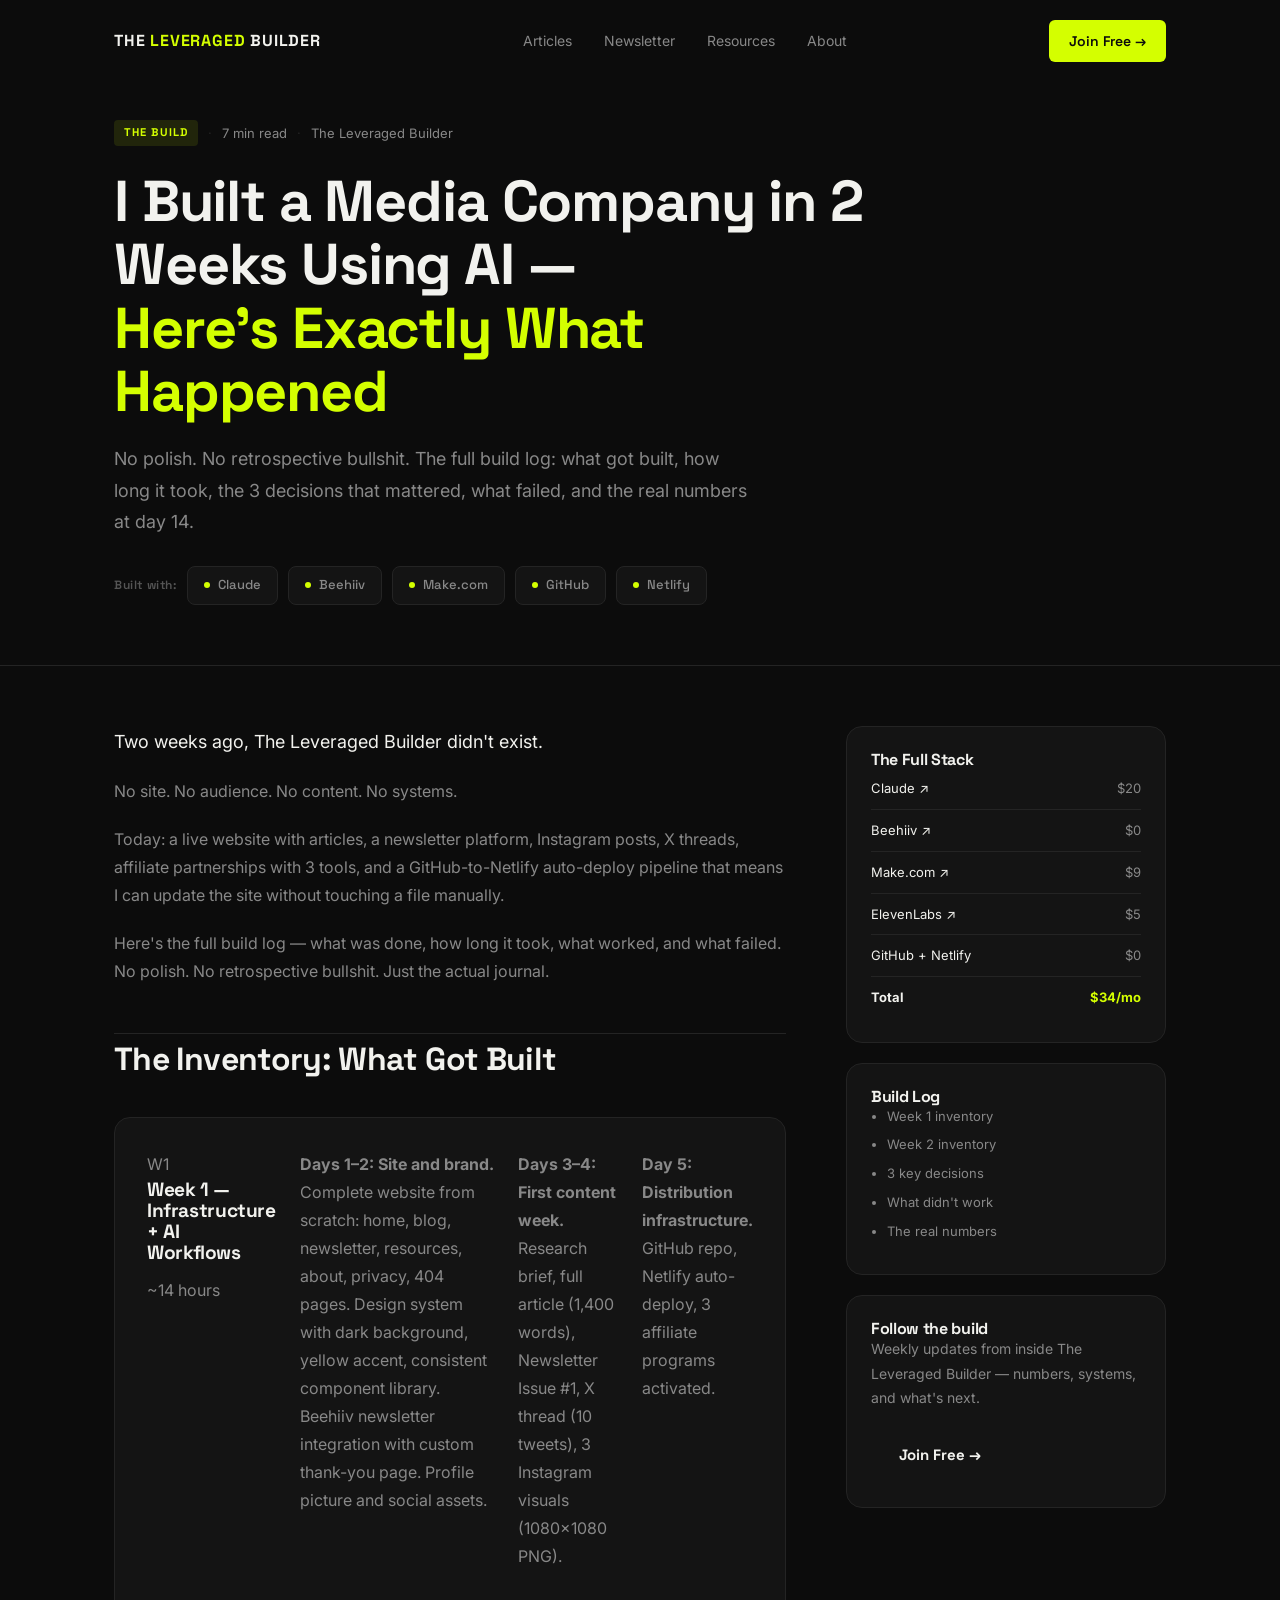
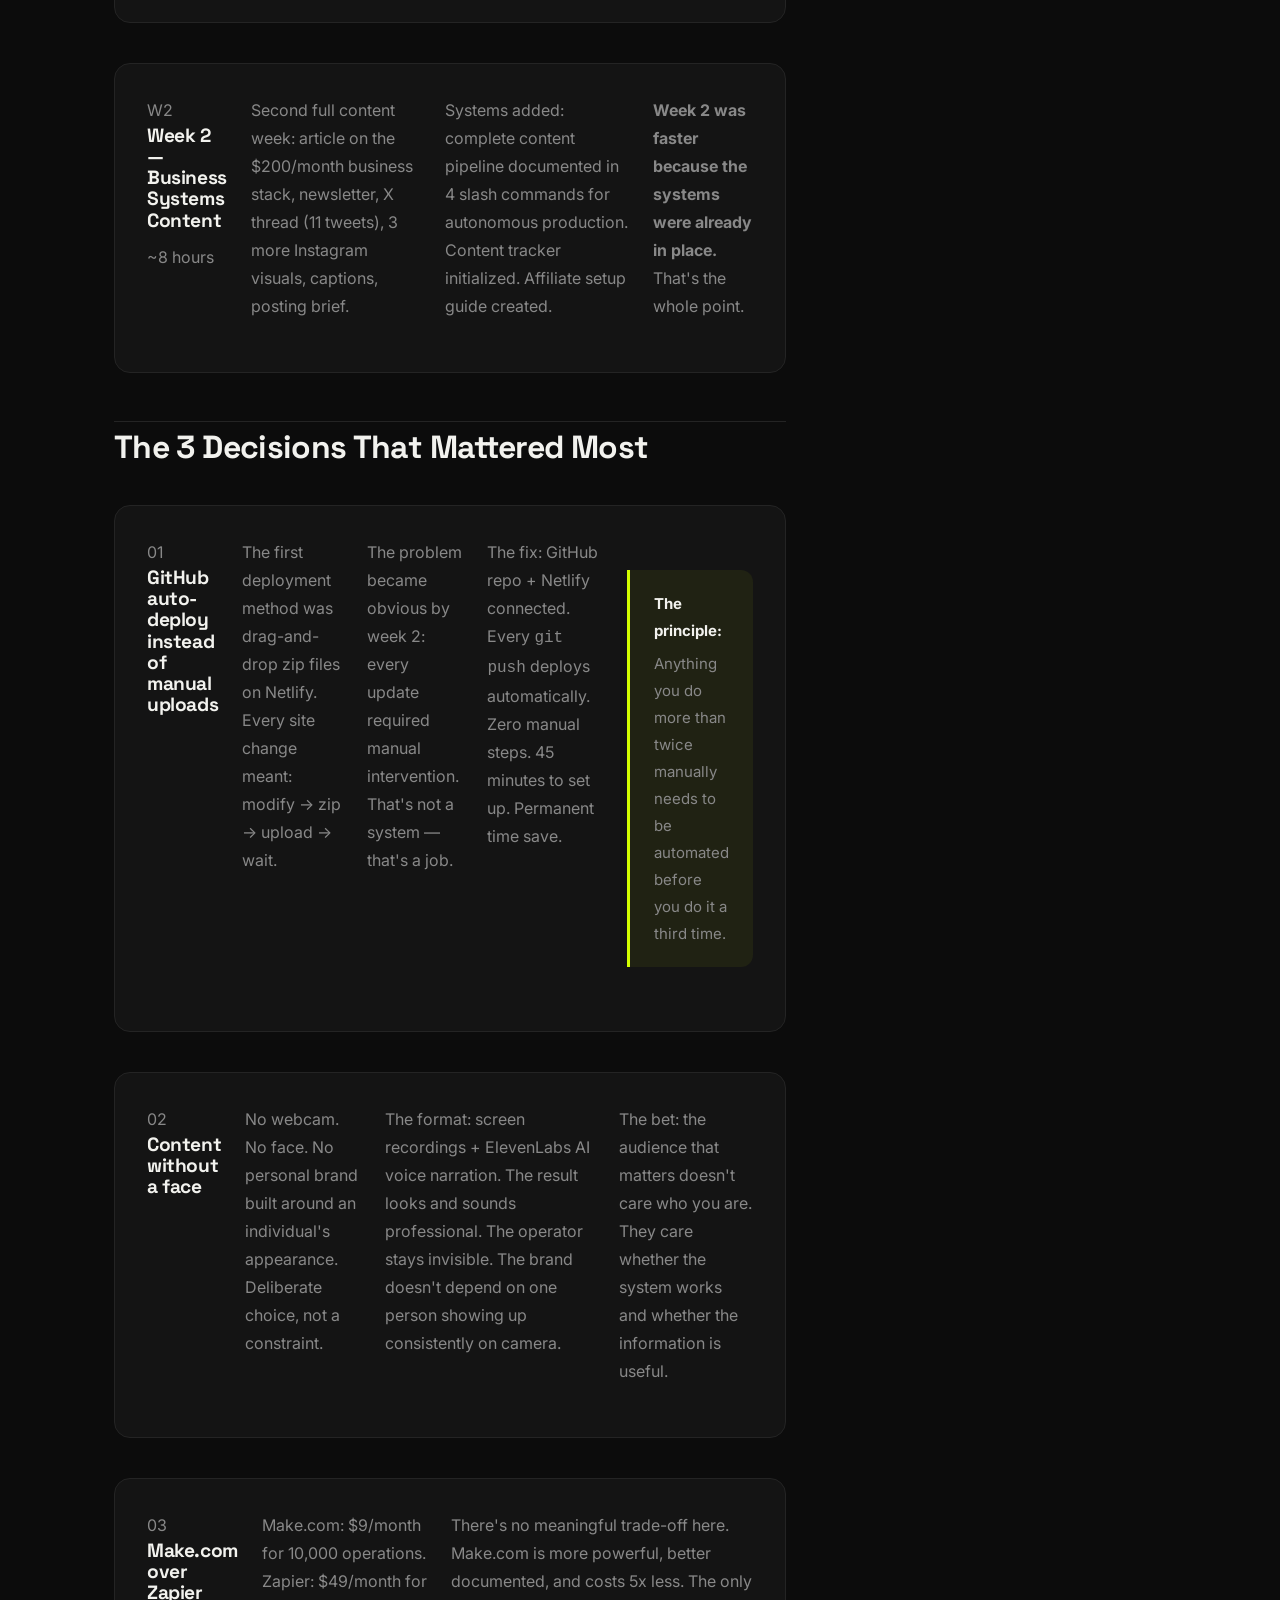
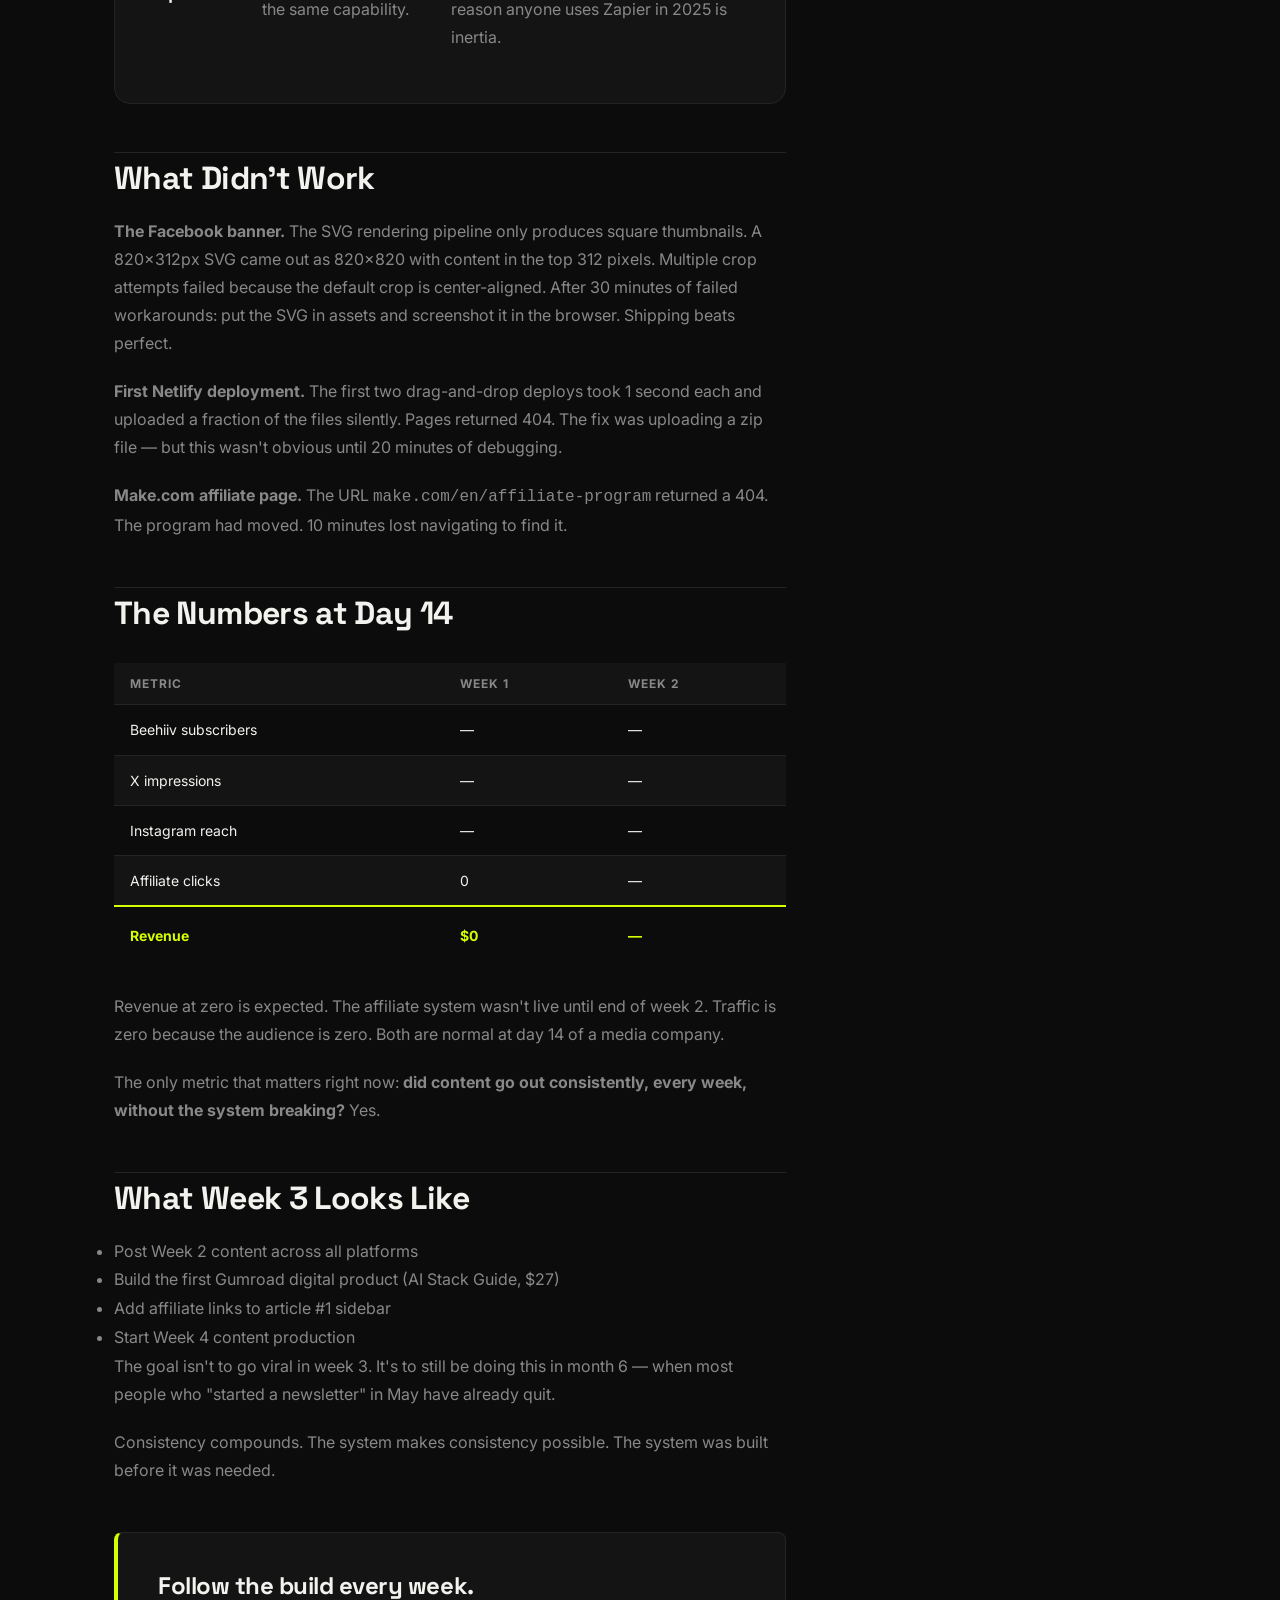
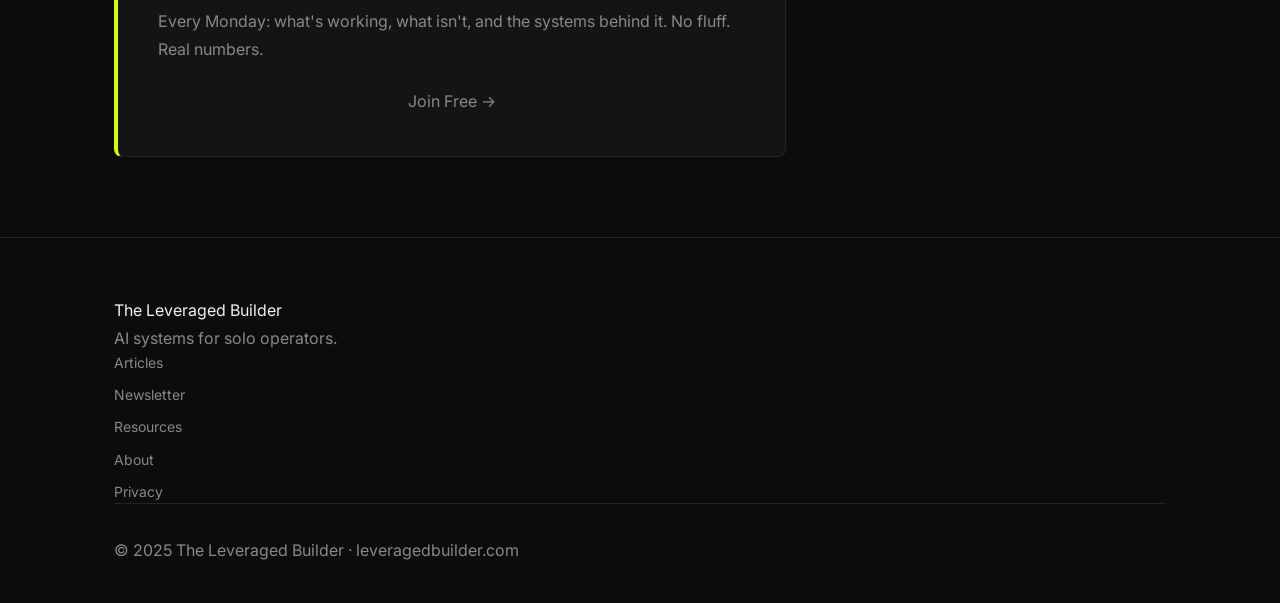
<file: article-build-log-week-1-2.html>
<!DOCTYPE html>
<html lang="en">
<head>
  <meta charset="UTF-8" />
  <meta name="viewport" content="width=device-width, initial-scale=1.0" />
  <title>I Built a Media Company in 2 Weeks Using AI — The Leveraged Builder</title>
  <meta name="description" content="The full build log for The Leveraged Builder: what got built, how long it took, what worked, what failed, and the real numbers at day 14." />
  <meta property="og:title" content="I Built a Media Company in 2 Weeks Using AI — Here's Exactly What Happened" />
  <meta property="og:description" content="No polish. No retrospective bullshit. The actual journal: inventory, decisions, failures, and real numbers." />
  <meta property="og:type" content="article" />
  <meta property="og:url" content="https://leveragedbuilder.com/article-build-log-week-1-2.html" />
  <meta name="twitter:card" content="summary_large_image" />
  <link rel="icon" href="data:image/svg+xml,<svg xmlns='http://www.w3.org/2000/svg' viewBox='0 0 100 100'><rect width='100' height='100' fill='%230C0C0C'/><text y='.9em' font-size='80' x='10' fill='%23D4FF00' font-family='monospace' font-weight='bold'>LB</text></svg>" />
  <link rel="stylesheet" href="css/style.css" />
</head>
<body>

  <!-- NAV -->
  <nav class="nav">
    <div class="container">
      <div class="nav__inner">
        <a href="/" class="nav__logo">The <span>Leveraged</span> Builder</a>
        <ul class="nav__links">
          <li><a href="blog.html">Articles</a></li>
          <li><a href="newsletter.html">Newsletter</a></li>
          <li><a href="resources.html">Resources</a></li>
          <li><a href="about.html">About</a></li>
        </ul>
        <a href="#newsletter-cta" class="nav__cta">Join Free →</a>
        <button class="nav__hamburger" aria-label="Menu">
          <span></span><span></span><span></span>
        </button>
      </div>
    </div>
  </nav>

  <!-- ARTICLE HERO -->
  <section class="article-hero">
    <div class="container">
      <div class="article-hero__inner">
        <div class="article-meta">
          <span class="article-tag">The Build</span>
          <span class="article-meta__sep">·</span>
          <span>7 min read</span>
          <span class="article-meta__sep">·</span>
          <span>The Leveraged Builder</span>
        </div>
        <h1 class="article-hero__title">I Built a Media Company in 2 Weeks Using AI —<br><span class="accent">Here's Exactly What Happened</span></h1>
        <p class="article-hero__lead">No polish. No retrospective bullshit. The full build log: what got built, how long it took, the 3 decisions that mattered, what failed, and the real numbers at day 14.</p>
        <div class="article-tools-used">
          <span class="tools-label">Built with:</span>
          <span class="tool-badge"><span class="dot"></span>Claude</span>
          <span class="tool-badge"><span class="dot"></span>Beehiiv</span>
          <span class="tool-badge"><span class="dot"></span>Make.com</span>
          <span class="tool-badge"><span class="dot"></span>GitHub</span>
          <span class="tool-badge"><span class="dot"></span>Netlify</span>
        </div>
      </div>
    </div>
  </section>

  <!-- ARTICLE CONTENT -->
  <div class="article-layout">
    <div class="container">
      <div class="article-grid">

        <!-- MAIN CONTENT -->
        <article class="article-body">

          <p class="article-intro">Two weeks ago, The Leveraged Builder didn't exist.</p>

          <p>No site. No audience. No content. No systems.</p>

          <p>Today: a live website with articles, a newsletter platform, Instagram posts, X threads, affiliate partnerships with 3 tools, and a GitHub-to-Netlify auto-deploy pipeline that means I can update the site without touching a file manually.</p>

          <p>Here's the full build log — what was done, how long it took, what worked, and what failed. No polish. No retrospective bullshit. Just the actual journal.</p>

          <h2>The Inventory: What Got Built</h2>

          <div class="phase-block">
            <div class="phase-header">
              <span class="phase-number">W1</span>
              <div>
                <h3 class="phase-title">Week 1 — Infrastructure + AI Workflows</h3>
                <span class="phase-cost">~14 hours</span>
              </div>
            </div>
            <p><strong>Days 1–2: Site and brand.</strong> Complete website from scratch: home, blog, newsletter, resources, about, privacy, 404 pages. Design system with dark background, yellow accent, consistent component library. Beehiiv newsletter integration with custom thank-you page. Profile picture and social assets.</p>
            <p><strong>Days 3–4: First content week.</strong> Research brief, full article (1,400 words), Newsletter Issue #1, X thread (10 tweets), 3 Instagram visuals (1080×1080 PNG).</p>
            <p><strong>Day 5: Distribution infrastructure.</strong> GitHub repo, Netlify auto-deploy, 3 affiliate programs activated.</p>
          </div>

          <div class="phase-block">
            <div class="phase-header">
              <span class="phase-number">W2</span>
              <div>
                <h3 class="phase-title">Week 2 — Business Systems Content</h3>
                <span class="phase-cost">~8 hours</span>
              </div>
            </div>
            <p>Second full content week: article on the $200/month business stack, newsletter, X thread (11 tweets), 3 more Instagram visuals, captions, posting brief.</p>
            <p>Systems added: complete content pipeline documented in 4 slash commands for autonomous production. Content tracker initialized. Affiliate setup guide created.</p>
            <p><strong>Week 2 was faster because the systems were already in place.</strong> That's the whole point.</p>
          </div>

          <h2>The 3 Decisions That Mattered Most</h2>

          <div class="phase-block">
            <div class="phase-header">
              <span class="phase-number">01</span>
              <div>
                <h3 class="phase-title">GitHub auto-deploy instead of manual uploads</h3>
              </div>
            </div>
            <p>The first deployment method was drag-and-drop zip files on Netlify. Every site change meant: modify → zip → upload → wait.</p>
            <p>The problem became obvious by week 2: every update required manual intervention. That's not a system — that's a job.</p>
            <p>The fix: GitHub repo + Netlify connected. Every <code>git push</code> deploys automatically. Zero manual steps. 45 minutes to set up. Permanent time save.</p>
            <div class="article-callout">
              <strong>The principle:</strong> Anything you do more than twice manually needs to be automated before you do it a third time.
            </div>
          </div>

          <div class="phase-block">
            <div class="phase-header">
              <span class="phase-number">02</span>
              <div>
                <h3 class="phase-title">Content without a face</h3>
              </div>
            </div>
            <p>No webcam. No face. No personal brand built around an individual's appearance. Deliberate choice, not a constraint.</p>
            <p>The format: screen recordings + ElevenLabs AI voice narration. The result looks and sounds professional. The operator stays invisible. The brand doesn't depend on one person showing up consistently on camera.</p>
            <p>The bet: the audience that matters doesn't care who you are. They care whether the system works and whether the information is useful.</p>
          </div>

          <div class="phase-block">
            <div class="phase-header">
              <span class="phase-number">03</span>
              <div>
                <h3 class="phase-title">Make.com over Zapier</h3>
              </div>
            </div>
            <p>Make.com: $9/month for 10,000 operations. Zapier: $49/month for the same capability.</p>
            <p>There's no meaningful trade-off here. Make.com is more powerful, better documented, and costs 5x less. The only reason anyone uses Zapier in 2025 is inertia.</p>
          </div>

          <h2>What Didn't Work</h2>

          <p><strong>The Facebook banner.</strong> The SVG rendering pipeline only produces square thumbnails. A 820×312px SVG came out as 820×820 with content in the top 312 pixels. Multiple crop attempts failed because the default crop is center-aligned. After 30 minutes of failed workarounds: put the SVG in assets and screenshot it in the browser. Shipping beats perfect.</p>

          <p><strong>First Netlify deployment.</strong> The first two drag-and-drop deploys took 1 second each and uploaded a fraction of the files silently. Pages returned 404. The fix was uploading a zip file — but this wasn't obvious until 20 minutes of debugging.</p>

          <p><strong>Make.com affiliate page.</strong> The URL <code>make.com/en/affiliate-program</code> returned a 404. The program had moved. 10 minutes lost navigating to find it.</p>

          <h2>The Numbers at Day 14</h2>

          <table class="article-table">
            <thead>
              <tr><th>Metric</th><th>Week 1</th><th>Week 2</th></tr>
            </thead>
            <tbody>
              <tr><td>Beehiiv subscribers</td><td>—</td><td>—</td></tr>
              <tr><td>X impressions</td><td>—</td><td>—</td></tr>
              <tr><td>Instagram reach</td><td>—</td><td>—</td></tr>
              <tr><td>Affiliate clicks</td><td>0</td><td>—</td></tr>
              <tr class="table-total"><td><strong>Revenue</strong></td><td><strong>$0</strong></td><td><strong>—</strong></td></tr>
            </tbody>
          </table>

          <p>Revenue at zero is expected. The affiliate system wasn't live until end of week 2. Traffic is zero because the audience is zero. Both are normal at day 14 of a media company.</p>

          <p>The only metric that matters right now: <strong>did content go out consistently, every week, without the system breaking?</strong> Yes.</p>

          <h2>What Week 3 Looks Like</h2>

          <ul>
            <li>Post Week 2 content across all platforms</li>
            <li>Build the first Gumroad digital product (AI Stack Guide, $27)</li>
            <li>Add affiliate links to article #1 sidebar</li>
            <li>Start Week 4 content production</li>
          </ul>

          <p>The goal isn't to go viral in week 3. It's to still be doing this in month 6 — when most people who "started a newsletter" in May have already quit.</p>

          <p>Consistency compounds. The system makes consistency possible. The system was built before it was needed.</p>

          <!-- Newsletter CTA -->
          <div id="newsletter-cta" class="article-newsletter-cta">
            <h3>Follow the build every week.</h3>
            <p>Every Monday: what's working, what isn't, and the systems behind it. No fluff. Real numbers.</p>
            <a href="https://leveragedbuilder.beehiiv.com/subscribe" target="_blank" class="cta-btn" style="display:block;text-align:center;text-decoration:none;">Join Free →</a>
          </div>

        </article>

        <!-- SIDEBAR -->
        <aside class="article-sidebar">

          <div class="sidebar-card">
            <h4>The Full Stack</h4>
            <ul class="sidebar-tools">
              <li>
                <a href="https://claude.ai" target="_blank" rel="noopener" class="sidebar-tool-link">
                  <span class="sidebar-tool-name">Claude ↗</span>
                  <span class="sidebar-tool-cost">$20</span>
                </a>
              </li>
              <li>
                <a href="https://www.beehiiv.com/?via=v-maxime-thelemaque" target="_blank" rel="sponsored" class="sidebar-tool-link">
                  <span class="sidebar-tool-name">Beehiiv ↗</span>
                  <span class="sidebar-tool-cost">$0</span>
                </a>
              </li>
              <li>
                <a href="https://www.make.com/en/register?pc=leveragedbuilder" target="_blank" rel="sponsored" class="sidebar-tool-link">
                  <span class="sidebar-tool-name">Make.com ↗</span>
                  <span class="sidebar-tool-cost">$9</span>
                </a>
              </li>
              <li>
                <a href="https://try.elevenlabs.io/7zny95reeadp" target="_blank" rel="sponsored" class="sidebar-tool-link">
                  <span class="sidebar-tool-name">ElevenLabs ↗</span>
                  <span class="sidebar-tool-cost">$5</span>
                </a>
              </li>
              <li>
                <span class="sidebar-tool-name">GitHub + Netlify</span>
                <span class="sidebar-tool-cost">$0</span>
              </li>
              <li class="sidebar-total">
                <span class="sidebar-tool-name"><strong>Total</strong></span>
                <span class="sidebar-tool-cost accent"><strong>$34/mo</strong></span>
              </li>
            </ul>
          </div>

          <div class="sidebar-card">
            <h4>Build Log</h4>
            <ul class="sidebar-toc">
              <li><a href="#week1">Week 1 inventory</a></li>
              <li><a href="#week2">Week 2 inventory</a></li>
              <li><a href="#decisions">3 key decisions</a></li>
              <li><a href="#failures">What didn't work</a></li>
              <li><a href="#numbers">The real numbers</a></li>
            </ul>
          </div>

          <div class="sidebar-card sidebar-newsletter">
            <h4>Follow the build</h4>
            <p>Weekly updates from inside The Leveraged Builder — numbers, systems, and what's next.</p>
            <a href="/#newsletter" class="btn btn--sm">Join Free →</a>
          </div>

        </aside>

      </div>
    </div>
  </div>

  <!-- FOOTER -->
  <footer class="footer">
    <div class="container">
      <div class="footer__inner">
        <div class="footer__brand">
          <a href="/" class="footer__logo">The <span>Leveraged</span> Builder</a>
          <p>AI systems for solo operators.</p>
        </div>
        <nav class="footer__links">
          <a href="blog.html">Articles</a>
          <a href="newsletter.html">Newsletter</a>
          <a href="resources.html">Resources</a>
          <a href="about.html">About</a>
          <a href="privacy.html">Privacy</a>
        </nav>
      </div>
      <div class="footer__bottom">
        <p>© 2025 The Leveraged Builder · leveragedbuilder.com</p>
      </div>
    </div>
  </footer>

  <script src="js/main.js"></script>
</body>
</html>
</file>
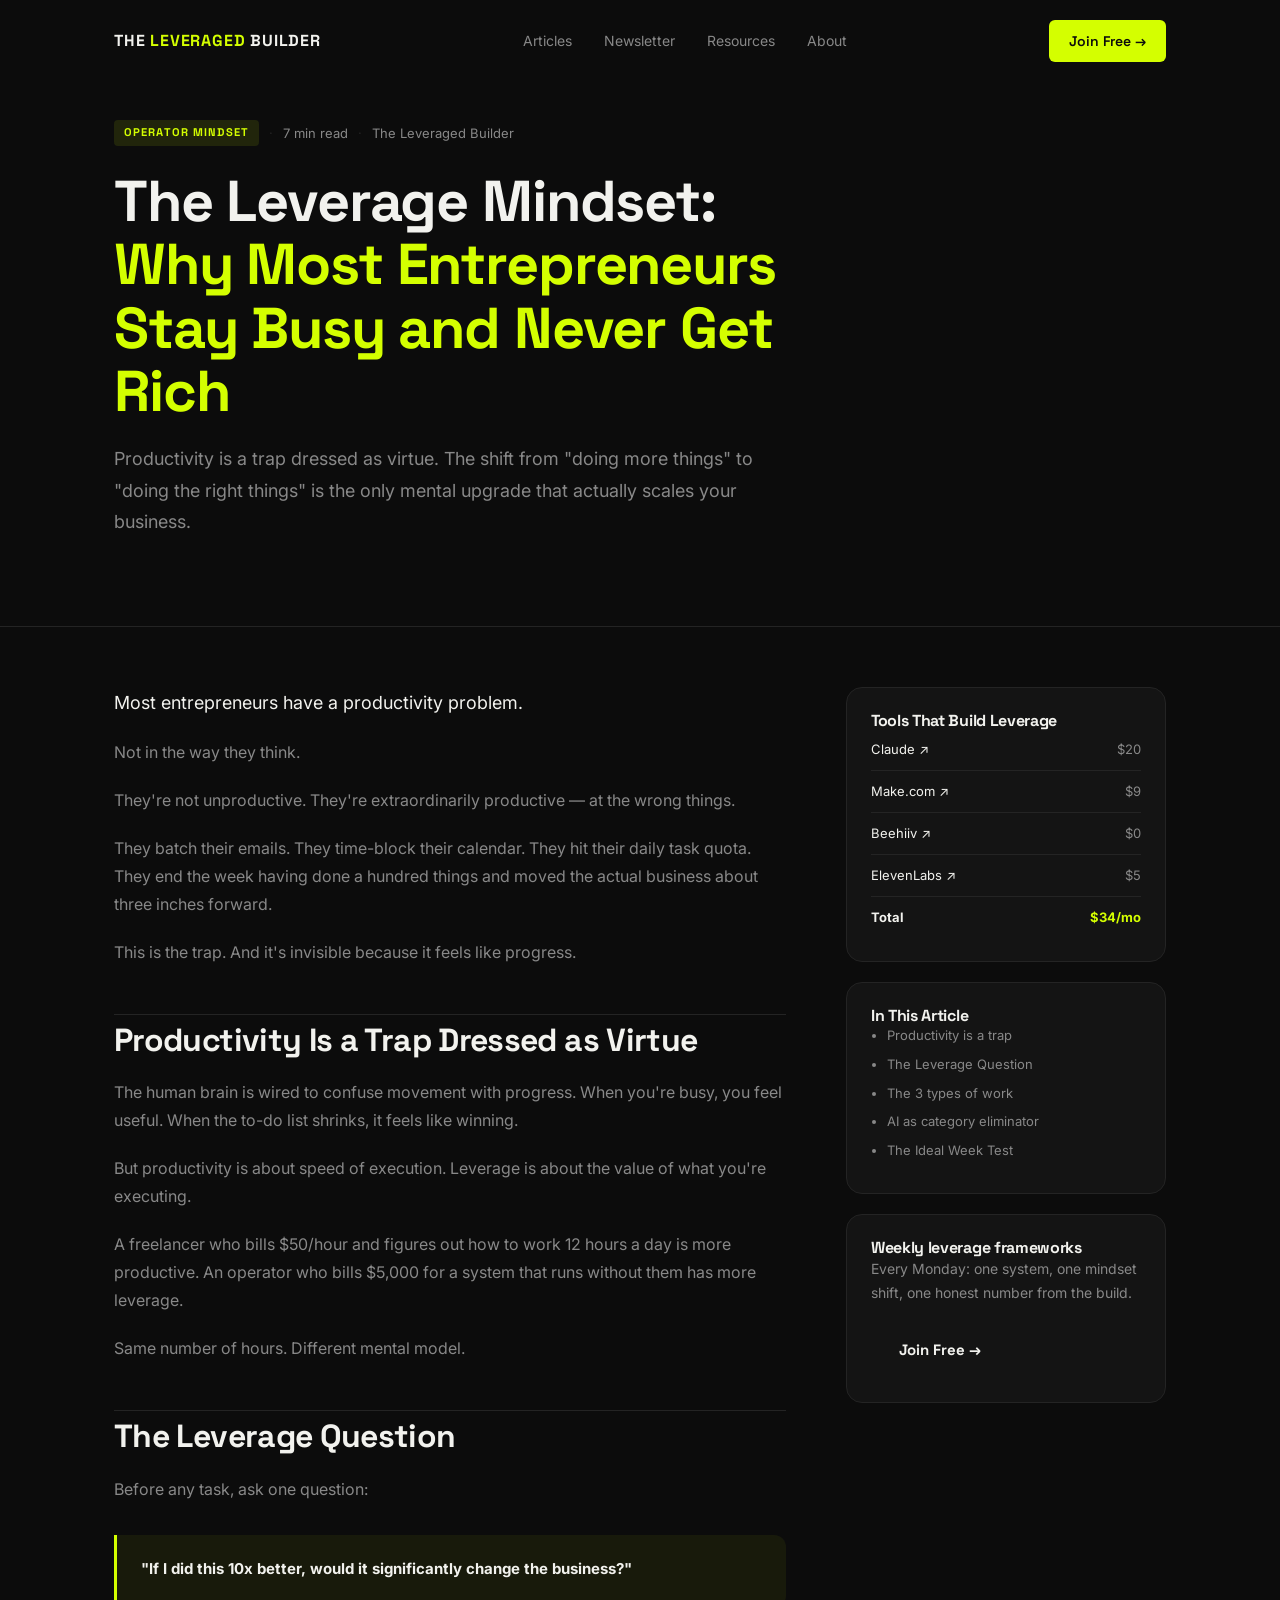
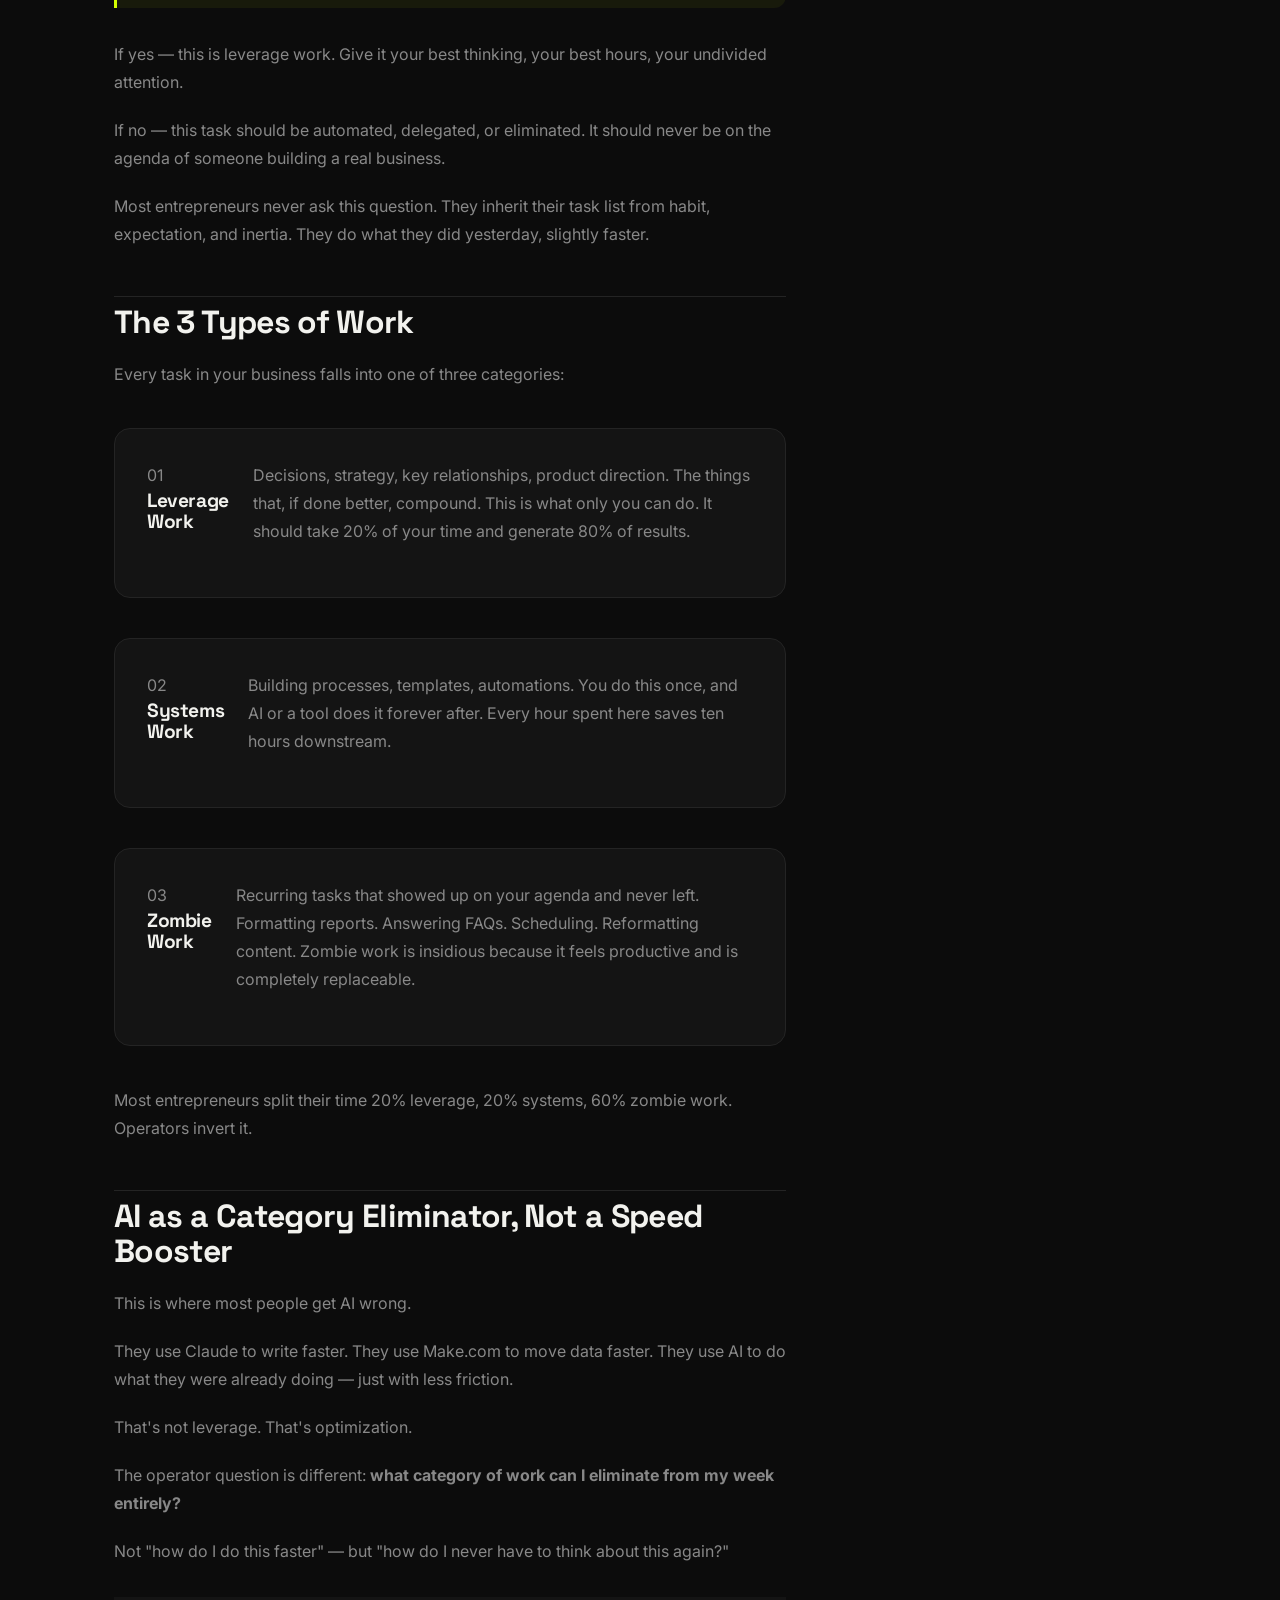
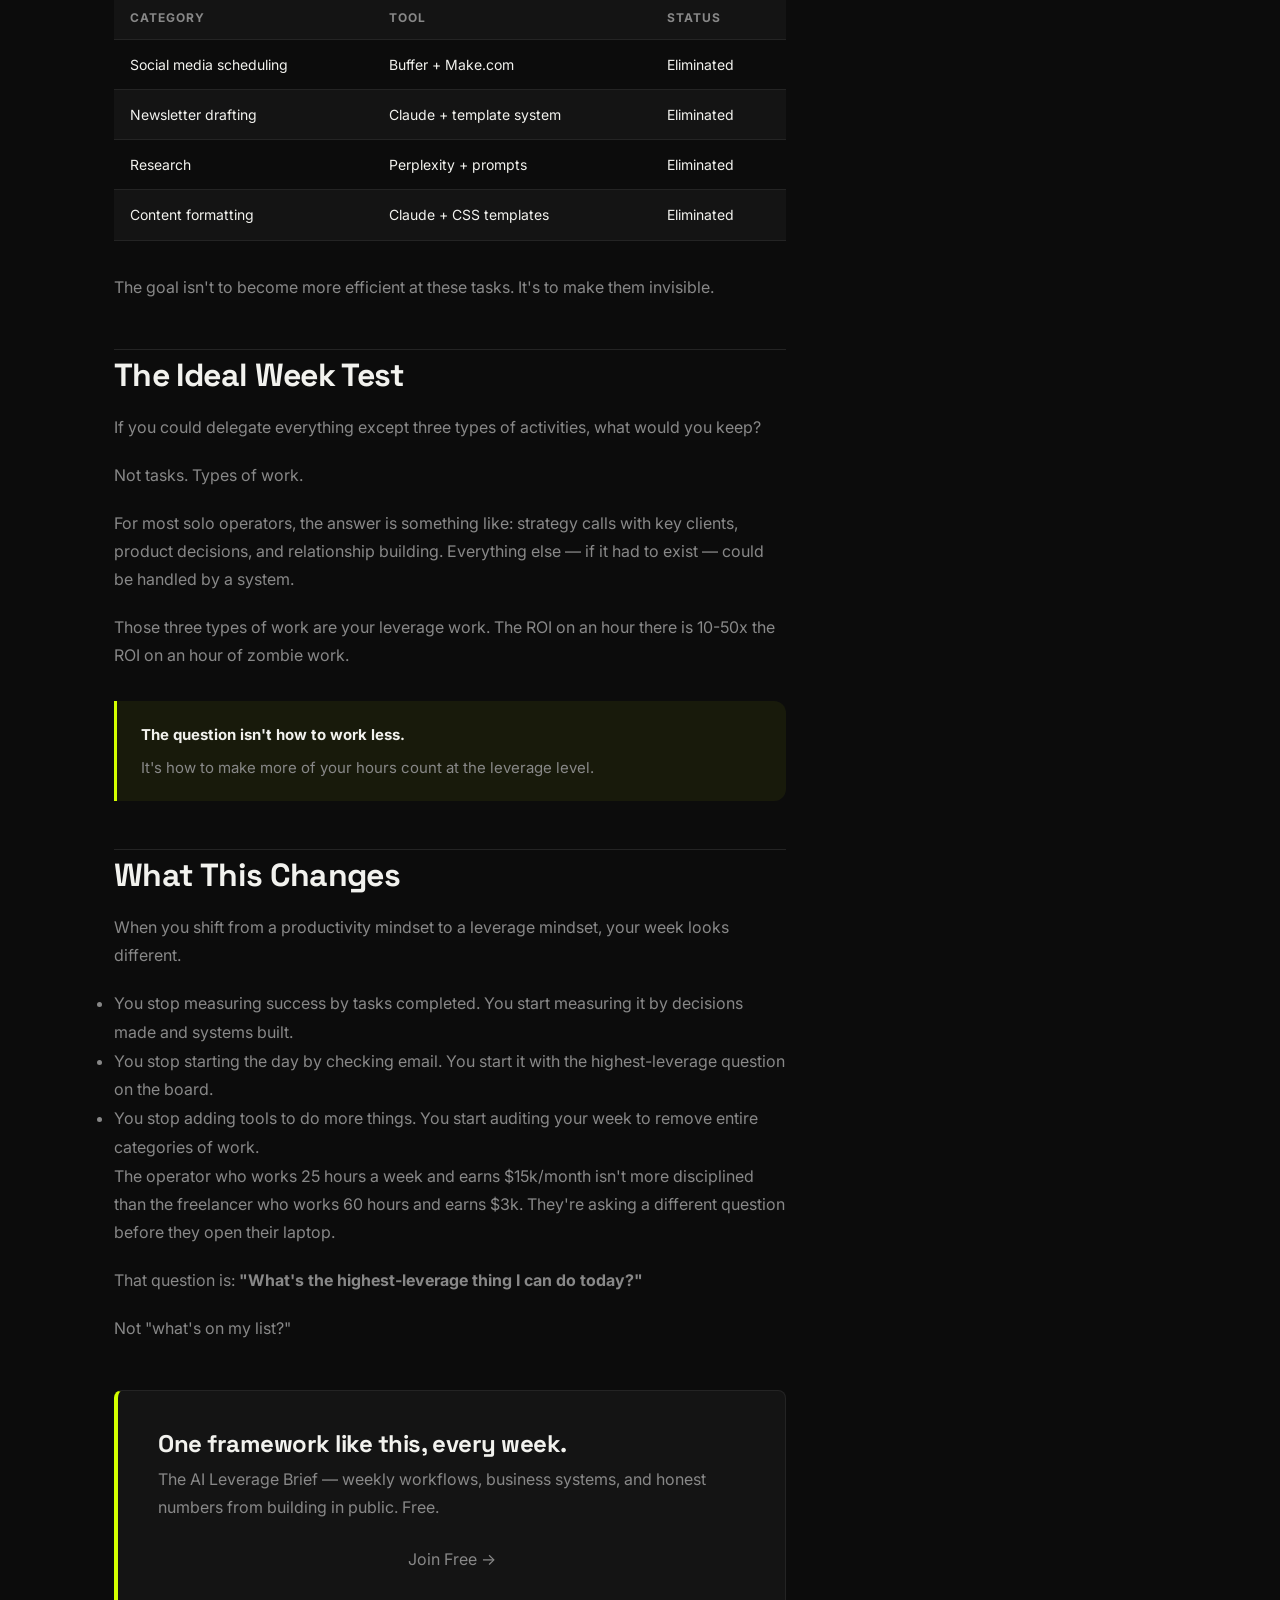
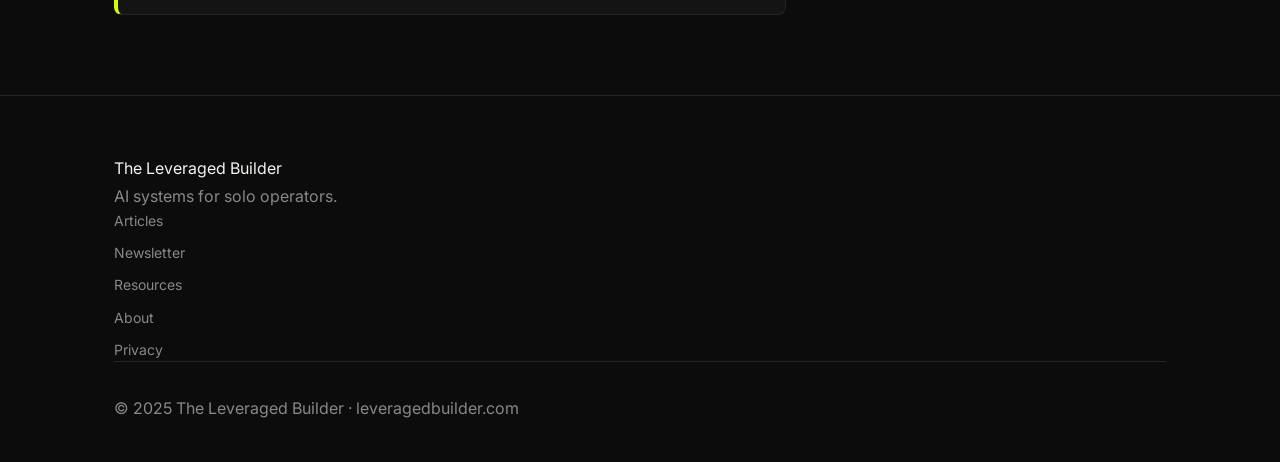
<file: article-leverage-mindset.html>
<!DOCTYPE html>
<html lang="en">
<head>
  <meta charset="UTF-8" />
  <meta name="viewport" content="width=device-width, initial-scale=1.0" />
  <title>The Leverage Mindset: Why Most Entrepreneurs Stay Busy and Never Get Rich — The Leveraged Builder</title>
  <meta name="description" content="The mental shift that separates operators from freelancers. It's not discipline — it's the question you ask before starting work." />
  <meta property="og:title" content="The Leverage Mindset: Why Most Entrepreneurs Stay Busy and Never Get Rich" />
  <meta property="og:description" content="Productivity is a trap. Here's the operator mindset that actually scales." />
  <meta property="og:type" content="article" />
  <meta property="og:url" content="https://leveragedbuilder.com/article-leverage-mindset.html" />
  <meta name="twitter:card" content="summary_large_image" />
  <link rel="icon" href="data:image/svg+xml,<svg xmlns='http://www.w3.org/2000/svg' viewBox='0 0 100 100'><rect width='100' height='100' fill='%230C0C0C'/><text y='.9em' font-size='80' x='10' fill='%23D4FF00' font-family='monospace' font-weight='bold'>LB</text></svg>" />
  <link rel="stylesheet" href="css/style.css" />
</head>
<body>

  <!-- NAV -->
  <nav class="nav">
    <div class="container">
      <div class="nav__inner">
        <a href="/" class="nav__logo">The <span>Leveraged</span> Builder</a>
        <ul class="nav__links">
          <li><a href="blog.html">Articles</a></li>
          <li><a href="newsletter.html">Newsletter</a></li>
          <li><a href="resources.html">Resources</a></li>
          <li><a href="about.html">About</a></li>
        </ul>
        <a href="https://leveragedbuilder.beehiiv.com/subscribe" target="_blank" class="nav__cta">Join Free →</a>
        <button class="nav__hamburger" aria-label="Menu">
          <span></span><span></span><span></span>
        </button>
      </div>
    </div>
  </nav>

  <!-- ARTICLE HERO -->
  <section class="article-hero">
    <div class="container">
      <div class="article-hero__inner">
        <div class="article-meta">
          <span class="article-tag">Operator Mindset</span>
          <span class="article-meta__sep">·</span>
          <span>7 min read</span>
          <span class="article-meta__sep">·</span>
          <span>The Leveraged Builder</span>
        </div>
        <h1 class="article-hero__title">The Leverage Mindset:<br><span class="accent">Why Most Entrepreneurs Stay Busy and Never Get Rich</span></h1>
        <p class="article-hero__lead">Productivity is a trap dressed as virtue. The shift from "doing more things" to "doing the right things" is the only mental upgrade that actually scales your business.</p>
      </div>
    </div>
  </section>

  <!-- ARTICLE CONTENT -->
  <div class="article-layout">
    <div class="container">
      <div class="article-grid">

        <!-- MAIN CONTENT -->
        <article class="article-body">

          <p class="article-intro">Most entrepreneurs have a productivity problem.</p>

          <p>Not in the way they think.</p>

          <p>They're not unproductive. They're extraordinarily productive — at the wrong things.</p>

          <p>They batch their emails. They time-block their calendar. They hit their daily task quota. They end the week having done a hundred things and moved the actual business about three inches forward.</p>

          <p>This is the trap. And it's invisible because it feels like progress.</p>

          <h2>Productivity Is a Trap Dressed as Virtue</h2>

          <p>The human brain is wired to confuse movement with progress. When you're busy, you feel useful. When the to-do list shrinks, it feels like winning.</p>

          <p>But productivity is about speed of execution. Leverage is about the value of what you're executing.</p>

          <p>A freelancer who bills $50/hour and figures out how to work 12 hours a day is more productive. An operator who bills $5,000 for a system that runs without them has more leverage.</p>

          <p>Same number of hours. Different mental model.</p>

          <h2>The Leverage Question</h2>

          <p>Before any task, ask one question:</p>

          <div class="article-callout">
            <strong>"If I did this 10x better, would it significantly change the business?"</strong>
          </div>

          <p>If yes — this is leverage work. Give it your best thinking, your best hours, your undivided attention.</p>

          <p>If no — this task should be automated, delegated, or eliminated. It should never be on the agenda of someone building a real business.</p>

          <p>Most entrepreneurs never ask this question. They inherit their task list from habit, expectation, and inertia. They do what they did yesterday, slightly faster.</p>

          <h2>The 3 Types of Work</h2>

          <p>Every task in your business falls into one of three categories:</p>

          <div class="phase-block">
            <div class="phase-header">
              <span class="phase-number">01</span>
              <div>
                <h3 class="phase-title">Leverage Work</h3>
              </div>
            </div>
            <p>Decisions, strategy, key relationships, product direction. The things that, if done better, compound. This is what only you can do. It should take 20% of your time and generate 80% of results.</p>
          </div>

          <div class="phase-block">
            <div class="phase-header">
              <span class="phase-number">02</span>
              <div>
                <h3 class="phase-title">Systems Work</h3>
              </div>
            </div>
            <p>Building processes, templates, automations. You do this once, and AI or a tool does it forever after. Every hour spent here saves ten hours downstream.</p>
          </div>

          <div class="phase-block">
            <div class="phase-header">
              <span class="phase-number">03</span>
              <div>
                <h3 class="phase-title">Zombie Work</h3>
              </div>
            </div>
            <p>Recurring tasks that showed up on your agenda and never left. Formatting reports. Answering FAQs. Scheduling. Reformatting content. Zombie work is insidious because it feels productive and is completely replaceable.</p>
          </div>

          <p>Most entrepreneurs split their time 20% leverage, 20% systems, 60% zombie work. Operators invert it.</p>

          <h2>AI as a Category Eliminator, Not a Speed Booster</h2>

          <p>This is where most people get AI wrong.</p>

          <p>They use Claude to write faster. They use Make.com to move data faster. They use AI to do what they were already doing — just with less friction.</p>

          <p>That's not leverage. That's optimization.</p>

          <p>The operator question is different: <strong>what category of work can I eliminate from my week entirely?</strong></p>

          <p>Not "how do I do this faster" — but "how do I never have to think about this again?"</p>

          <table class="article-table">
            <thead>
              <tr><th>Category</th><th>Tool</th><th>Status</th></tr>
            </thead>
            <tbody>
              <tr><td>Social media scheduling</td><td>Buffer + Make.com</td><td>Eliminated</td></tr>
              <tr><td>Newsletter drafting</td><td>Claude + template system</td><td>Eliminated</td></tr>
              <tr><td>Research</td><td>Perplexity + prompts</td><td>Eliminated</td></tr>
              <tr><td>Content formatting</td><td>Claude + CSS templates</td><td>Eliminated</td></tr>
            </tbody>
          </table>

          <p>The goal isn't to become more efficient at these tasks. It's to make them invisible.</p>

          <h2>The Ideal Week Test</h2>

          <p>If you could delegate everything except three types of activities, what would you keep?</p>

          <p>Not tasks. Types of work.</p>

          <p>For most solo operators, the answer is something like: strategy calls with key clients, product decisions, and relationship building. Everything else — if it had to exist — could be handled by a system.</p>

          <p>Those three types of work are your leverage work. The ROI on an hour there is 10-50x the ROI on an hour of zombie work.</p>

          <div class="article-callout">
            <strong>The question isn't how to work less.</strong> It's how to make more of your hours count at the leverage level.
          </div>

          <h2>What This Changes</h2>

          <p>When you shift from a productivity mindset to a leverage mindset, your week looks different.</p>

          <ul>
            <li>You stop measuring success by tasks completed. You start measuring it by decisions made and systems built.</li>
            <li>You stop starting the day by checking email. You start it with the highest-leverage question on the board.</li>
            <li>You stop adding tools to do more things. You start auditing your week to remove entire categories of work.</li>
          </ul>

          <p>The operator who works 25 hours a week and earns $15k/month isn't more disciplined than the freelancer who works 60 hours and earns $3k. They're asking a different question before they open their laptop.</p>

          <p>That question is: <strong>"What's the highest-leverage thing I can do today?"</strong></p>

          <p>Not "what's on my list?"</p>

          <!-- Newsletter CTA -->
          <div id="newsletter-cta" class="article-newsletter-cta">
            <h3>One framework like this, every week.</h3>
            <p>The AI Leverage Brief — weekly workflows, business systems, and honest numbers from building in public. Free.</p>
            <a href="https://leveragedbuilder.beehiiv.com/subscribe" target="_blank" class="cta-btn" style="display:block;text-align:center;text-decoration:none;">Join Free →</a>
          </div>

        </article>

        <!-- SIDEBAR -->
        <aside class="article-sidebar">

          <div class="sidebar-card">
            <h4>Tools That Build Leverage</h4>
            <ul class="sidebar-tools">
              <li>
                <a href="https://claude.ai" target="_blank" rel="noopener" class="sidebar-tool-link">
                  <span class="sidebar-tool-name">Claude ↗</span>
                  <span class="sidebar-tool-cost">$20</span>
                </a>
              </li>
              <li>
                <a href="https://www.make.com/en/register?pc=leveragedbuilder" target="_blank" rel="sponsored" class="sidebar-tool-link">
                  <span class="sidebar-tool-name">Make.com ↗</span>
                  <span class="sidebar-tool-cost">$9</span>
                </a>
              </li>
              <li>
                <a href="https://www.beehiiv.com/?via=v-maxime-thelemaque" target="_blank" rel="sponsored" class="sidebar-tool-link">
                  <span class="sidebar-tool-name">Beehiiv ↗</span>
                  <span class="sidebar-tool-cost">$0</span>
                </a>
              </li>
              <li>
                <a href="https://try.elevenlabs.io/7zny95reeadp" target="_blank" rel="sponsored" class="sidebar-tool-link">
                  <span class="sidebar-tool-name">ElevenLabs ↗</span>
                  <span class="sidebar-tool-cost">$5</span>
                </a>
              </li>
              <li class="sidebar-total">
                <span class="sidebar-tool-name"><strong>Total</strong></span>
                <span class="sidebar-tool-cost accent"><strong>$34/mo</strong></span>
              </li>
            </ul>
          </div>

          <div class="sidebar-card">
            <h4>In This Article</h4>
            <ul class="sidebar-toc">
              <li><a href="#">Productivity is a trap</a></li>
              <li><a href="#">The Leverage Question</a></li>
              <li><a href="#">The 3 types of work</a></li>
              <li><a href="#">AI as category eliminator</a></li>
              <li><a href="#">The Ideal Week Test</a></li>
            </ul>
          </div>

          <div class="sidebar-card sidebar-newsletter">
            <h4>Weekly leverage frameworks</h4>
            <p>Every Monday: one system, one mindset shift, one honest number from the build.</p>
            <a href="https://leveragedbuilder.beehiiv.com/subscribe" target="_blank" class="btn btn--sm">Join Free →</a>
          </div>

        </aside>

      </div>
    </div>
  </div>

  <!-- FOOTER -->
  <footer class="footer">
    <div class="container">
      <div class="footer__inner">
        <div class="footer__brand">
          <a href="/" class="footer__logo">The <span>Leveraged</span> Builder</a>
          <p>AI systems for solo operators.</p>
        </div>
        <nav class="footer__links">
          <a href="blog.html">Articles</a>
          <a href="newsletter.html">Newsletter</a>
          <a href="resources.html">Resources</a>
          <a href="about.html">About</a>
          <a href="privacy.html">Privacy</a>
        </nav>
      </div>
      <div class="footer__bottom">
        <p>© 2025 The Leveraged Builder · leveragedbuilder.com</p>
      </div>
    </div>
  </footer>

  <script src="js/main.js"></script>
</body>
</html>
</file>
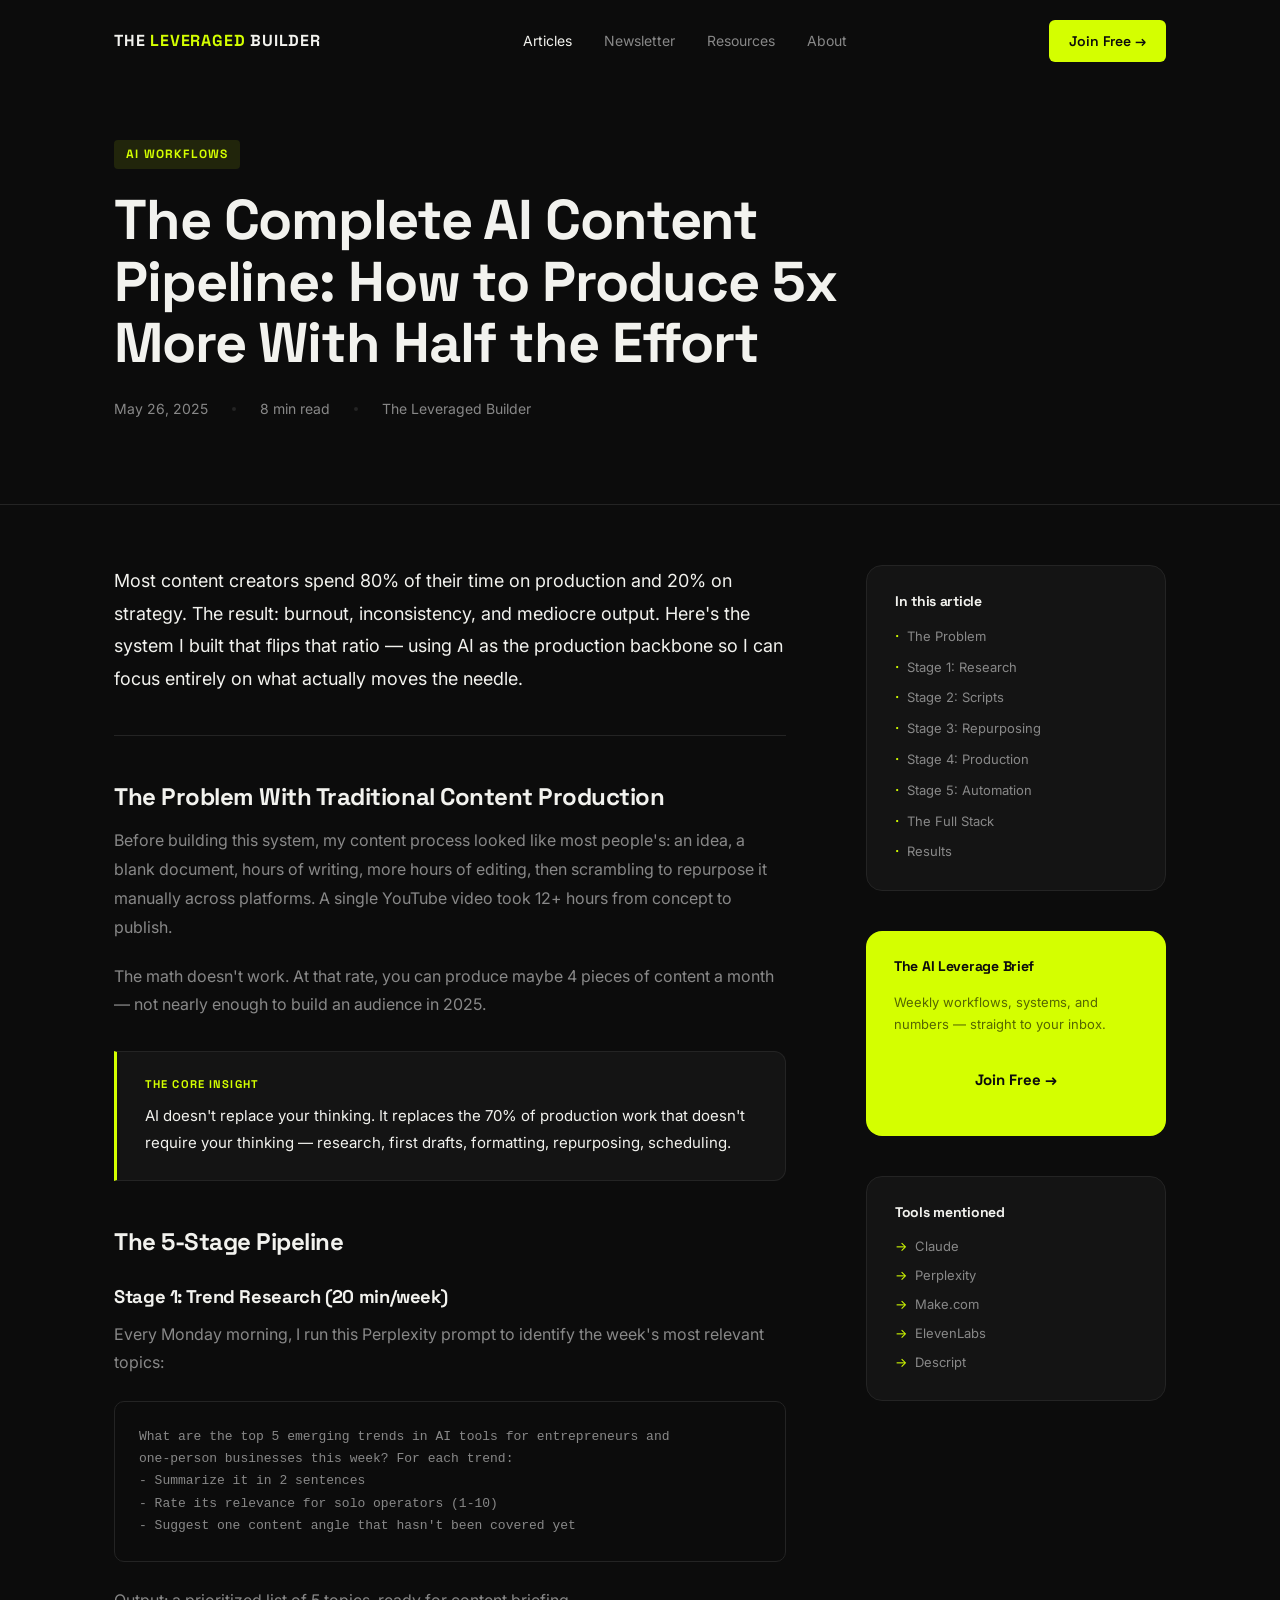
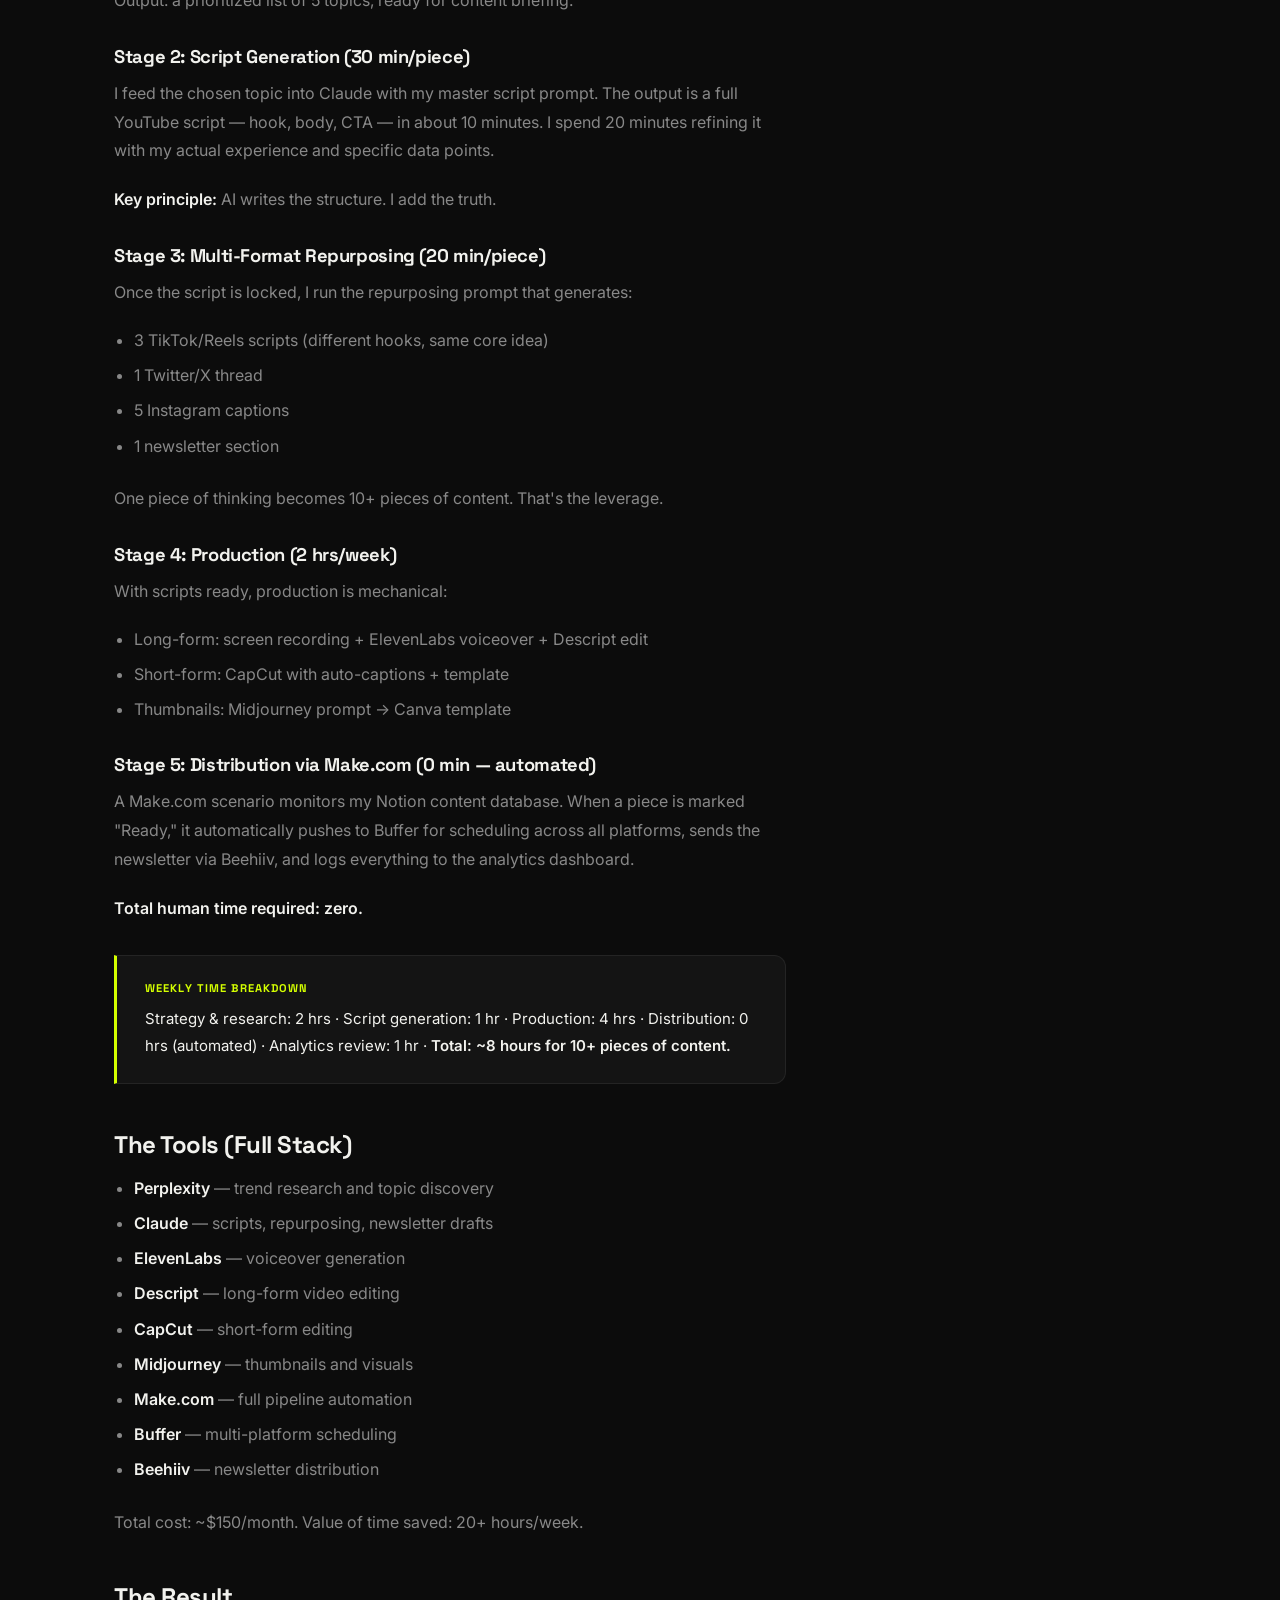
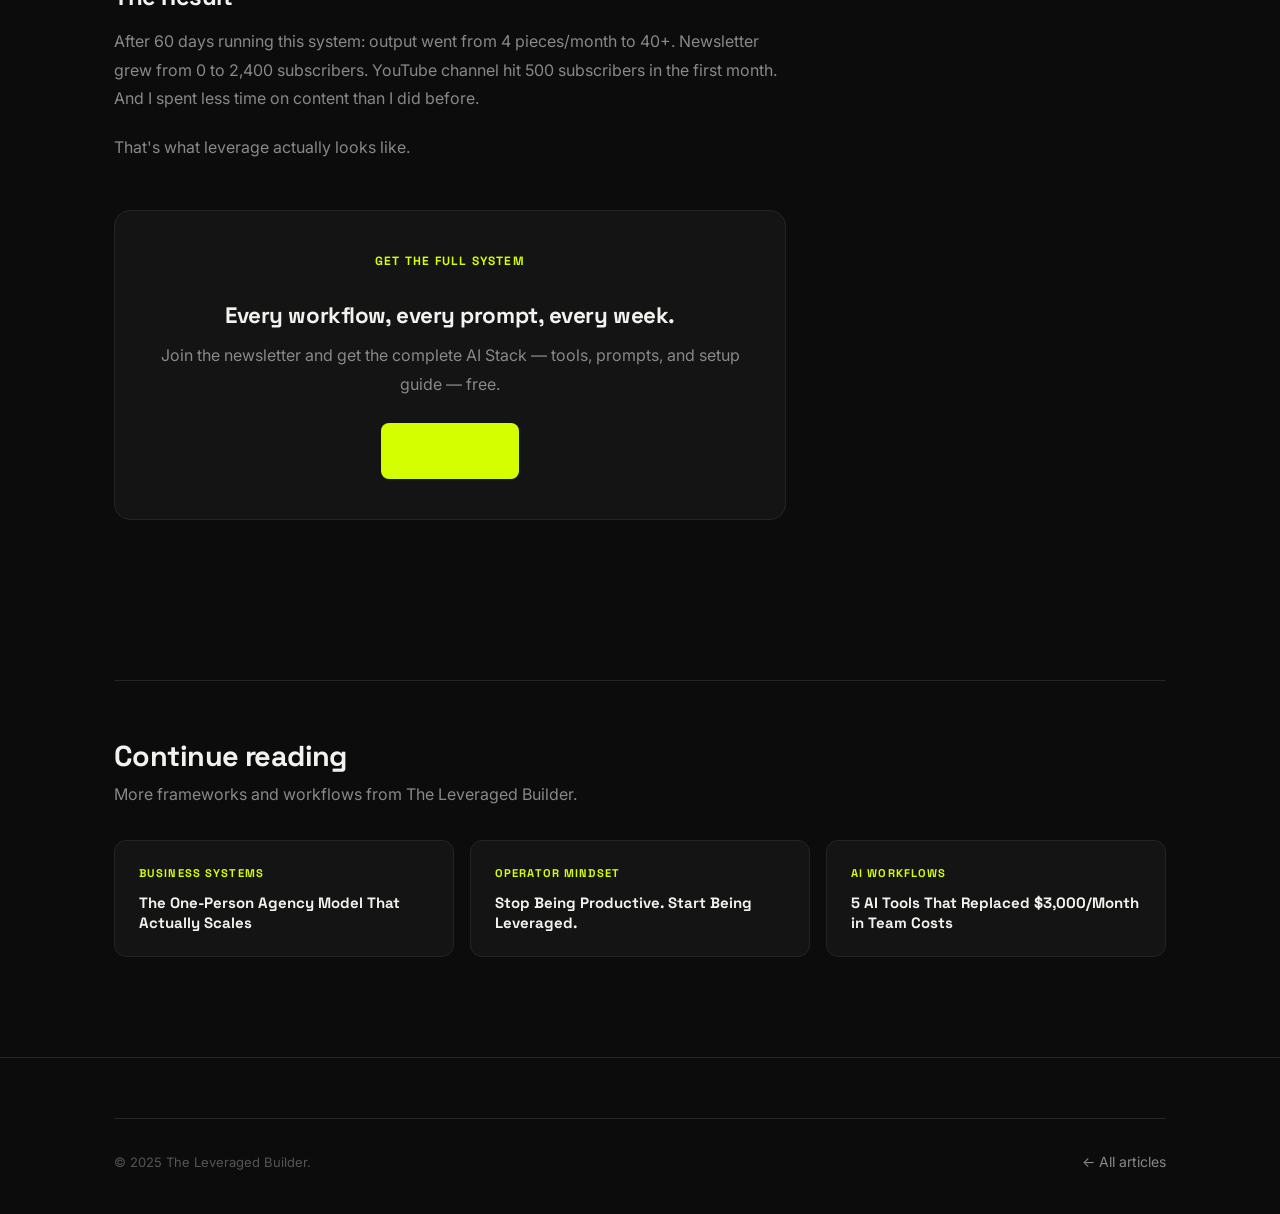
<file: article.html>
<!DOCTYPE html>
<html lang="en">
<head>
  <meta charset="UTF-8" />
  <meta name="viewport" content="width=device-width, initial-scale=1.0" />
  <title>The Complete AI Content Pipeline — The Leveraged Builder</title>
  <meta name="description" content="A full breakdown of the AI-powered system I use to research, write, edit, and distribute content across 5 platforms in under 10 hours a week." />
  <link rel="icon" href="data:image/svg+xml,<svg xmlns='http://www.w3.org/2000/svg' viewBox='0 0 100 100'><rect width='100' height='100' fill='%230C0C0C'/><text y='.9em' font-size='80' x='10' fill='%23D4FF00' font-family='monospace' font-weight='bold'>LB</text></svg>" />
  <link rel="stylesheet" href="css/style.css" />
  <style>
    .article-hero { padding: 140px 0 60px; }
    .article-hero .tag {
      display: inline-block;
      font-family: var(--font-display);
      font-size: 0.75rem;
      font-weight: 700;
      letter-spacing: 0.1em;
      text-transform: uppercase;
      color: var(--yellow);
      background: rgba(212,255,0,0.1);
      padding: 5px 12px;
      border-radius: 4px;
      margin-bottom: 20px;
    }
    .article-hero h1 {
      font-size: clamp(2rem, 4.5vw, 3.5rem);
      max-width: 800px;
      margin-bottom: 24px;
    }
    .article-meta {
      display: flex;
      align-items: center;
      gap: 24px;
      font-size: 0.875rem;
      color: var(--gray);
      flex-wrap: wrap;
    }
    .article-meta .dot { width: 4px; height: 4px; background: var(--border); border-radius: 50%; }

    /* Layout */
    .article-layout {
      display: grid;
      grid-template-columns: 1fr 300px;
      gap: 80px;
      align-items: start;
    }

    /* Content */
    .article-content { max-width: 680px; }
    .article-content .lead {
      font-size: 1.125rem;
      color: var(--white);
      line-height: 1.8;
      margin-bottom: 40px;
      padding-bottom: 40px;
      border-bottom: 1px solid var(--border);
    }
    .article-content h2 {
      font-size: 1.5rem;
      color: var(--white);
      margin: 48px 0 16px;
    }
    .article-content h3 {
      font-size: 1.15rem;
      color: var(--white);
      margin: 32px 0 12px;
    }
    .article-content p { font-size: 1rem; margin-bottom: 20px; line-height: 1.8; }
    .article-content ul, .article-content ol {
      padding-left: 20px;
      margin-bottom: 24px;
      display: flex;
      flex-direction: column;
      gap: 8px;
    }
    .article-content li { font-size: 1rem; color: var(--gray); line-height: 1.7; }
    .article-content strong { color: var(--white); font-weight: 600; }
    .article-content a { color: var(--yellow); text-decoration: underline; text-underline-offset: 3px; }

    /* Callout box */
    .callout {
      background: var(--card);
      border: 1px solid var(--border);
      border-left: 3px solid var(--yellow);
      border-radius: 0 12px 12px 0;
      padding: 24px 28px;
      margin: 32px 0;
    }
    .callout__label {
      font-family: var(--font-display);
      font-size: 0.7rem;
      font-weight: 700;
      letter-spacing: 0.1em;
      text-transform: uppercase;
      color: var(--yellow);
      margin-bottom: 8px;
    }
    .callout p { font-size: 0.9375rem; margin: 0; color: var(--white); }

    /* Code block */
    .code-block {
      background: var(--black);
      border: 1px solid var(--border);
      border-radius: 10px;
      padding: 24px;
      font-family: 'Courier New', monospace;
      font-size: 0.8125rem;
      color: var(--gray);
      line-height: 1.7;
      white-space: pre-wrap;
      margin: 24px 0;
      overflow-x: auto;
    }

    /* Sidebar */
    .article-sidebar { position: sticky; top: 100px; }
    .sidebar-card {
      background: var(--card);
      border: 1px solid var(--border);
      border-radius: 16px;
      padding: 28px;
      margin-bottom: 20px;
    }
    .sidebar-card h4 {
      font-size: 0.875rem;
      color: var(--white);
      margin-bottom: 16px;
      font-family: var(--font-display);
    }
    .toc-list { list-style: none; display: flex; flex-direction: column; gap: 10px; }
    .toc-list a {
      font-size: 0.8125rem;
      color: var(--gray);
      display: flex;
      align-items: center;
      gap: 8px;
      transition: color 0.2s;
    }
    .toc-list a::before { content: '·'; color: var(--yellow); font-weight: 700; }
    .toc-list a:hover { color: var(--white); }

    .newsletter-sidebar { background: var(--yellow); border: none; }
    .newsletter-sidebar h4 { color: var(--black); }
    .newsletter-sidebar p { font-size: 0.8125rem; color: rgba(0,0,0,0.6); margin-bottom: 16px; }
    .newsletter-sidebar input {
      width: 100%;
      padding: 10px 14px;
      border-radius: 8px;
      border: none;
      background: rgba(0,0,0,0.12);
      color: var(--black);
      font-size: 0.8125rem;
      margin-bottom: 10px;
      outline: none;
    }
    .newsletter-sidebar input::placeholder { color: rgba(0,0,0,0.4); }
    .newsletter-sidebar button {
      width: 100%;
      padding: 10px;
      background: var(--black);
      color: var(--yellow);
      border: none;
      border-radius: 8px;
      font-family: var(--font-display);
      font-weight: 700;
      font-size: 0.8125rem;
      cursor: pointer;
    }

    /* Related articles */
    .related-grid { display: grid; grid-template-columns: repeat(3,1fr); gap: 16px; margin-top: 32px; }
    .related-card {
      background: var(--card);
      border: 1px solid var(--border);
      border-radius: 12px;
      padding: 24px;
      text-decoration: none;
      transition: border-color 0.2s, transform 0.2s;
    }
    .related-card:hover { border-color: rgba(212,255,0,0.3); transform: translateY(-2px); }
    .related-card__tag { font-family: var(--font-display); font-size: 0.7rem; font-weight: 700; letter-spacing: 0.1em; text-transform: uppercase; color: var(--yellow); margin-bottom: 10px; display: block; }
    .related-card__title { font-family: var(--font-display); font-weight: 700; color: var(--white); font-size: 0.9375rem; line-height: 1.3; }

    @media (max-width: 900px) {
      .article-layout { grid-template-columns: 1fr; }
      .article-sidebar { position: static; }
      .related-grid { grid-template-columns: 1fr; }
    }
  </style>
</head>
<body>

  <nav class="nav scrolled">
    <div class="container">
      <div class="nav__inner">
        <a href="/" class="nav__logo">The <span>Leveraged</span> Builder</a>
        <ul class="nav__links">
          <li><a href="blog.html" style="color:var(--white)">Articles</a></li>
          <li><a href="/#newsletter">Newsletter</a></li>
          <li><a href="resources.html">Resources</a></li>
          <li><a href="about.html">About</a></li>
        </ul>
        <a href="/#newsletter" class="nav__cta">Join Free →</a>
      </div>
    </div>
  </nav>

  <!-- Article Hero -->
  <header class="article-hero">
    <div class="container">
      <span class="tag">AI Workflows</span>
      <h1>The Complete AI Content Pipeline: How to Produce 5x More With Half the Effort</h1>
      <div class="article-meta">
        <span>May 26, 2025</span>
        <span class="dot"></span>
        <span>8 min read</span>
        <span class="dot"></span>
        <span>The Leveraged Builder</span>
      </div>
    </div>
  </header>

  <!-- Article Body -->
  <section class="section" style="padding-top:0">
    <div class="container">
      <div class="article-layout">

        <!-- Main content -->
        <article class="article-content">

          <p class="lead">Most content creators spend 80% of their time on production and 20% on strategy. The result: burnout, inconsistency, and mediocre output. Here's the system I built that flips that ratio — using AI as the production backbone so I can focus entirely on what actually moves the needle.</p>

          <h2>The Problem With Traditional Content Production</h2>
          <p>Before building this system, my content process looked like most people's: an idea, a blank document, hours of writing, more hours of editing, then scrambling to repurpose it manually across platforms. A single YouTube video took 12+ hours from concept to publish.</p>
          <p>The math doesn't work. At that rate, you can produce maybe 4 pieces of content a month — not nearly enough to build an audience in 2025.</p>

          <div class="callout">
            <div class="callout__label">The core insight</div>
            <p>AI doesn't replace your thinking. It replaces the 70% of production work that doesn't require your thinking — research, first drafts, formatting, repurposing, scheduling.</p>
          </div>

          <h2>The 5-Stage Pipeline</h2>

          <h3>Stage 1: Trend Research (20 min/week)</h3>
          <p>Every Monday morning, I run this Perplexity prompt to identify the week's most relevant topics:</p>
          <div class="code-block">What are the top 5 emerging trends in AI tools for entrepreneurs and
one-person businesses this week? For each trend:
- Summarize it in 2 sentences
- Rate its relevance for solo operators (1-10)
- Suggest one content angle that hasn't been covered yet</div>
          <p>Output: a prioritized list of 5 topics, ready for content briefing.</p>

          <h3>Stage 2: Script Generation (30 min/piece)</h3>
          <p>I feed the chosen topic into Claude with my master script prompt. The output is a full YouTube script — hook, body, CTA — in about 10 minutes. I spend 20 minutes refining it with my actual experience and specific data points.</p>
          <p><strong>Key principle:</strong> AI writes the structure. I add the truth.</p>

          <h3>Stage 3: Multi-Format Repurposing (20 min/piece)</h3>
          <p>Once the script is locked, I run the repurposing prompt that generates:</p>
          <ul>
            <li>3 TikTok/Reels scripts (different hooks, same core idea)</li>
            <li>1 Twitter/X thread</li>
            <li>5 Instagram captions</li>
            <li>1 newsletter section</li>
          </ul>
          <p>One piece of thinking becomes 10+ pieces of content. That's the leverage.</p>

          <h3>Stage 4: Production (2 hrs/week)</h3>
          <p>With scripts ready, production is mechanical:</p>
          <ul>
            <li>Long-form: screen recording + ElevenLabs voiceover + Descript edit</li>
            <li>Short-form: CapCut with auto-captions + template</li>
            <li>Thumbnails: Midjourney prompt → Canva template</li>
          </ul>

          <h3>Stage 5: Distribution via Make.com (0 min — automated)</h3>
          <p>A Make.com scenario monitors my Notion content database. When a piece is marked "Ready," it automatically pushes to Buffer for scheduling across all platforms, sends the newsletter via Beehiiv, and logs everything to the analytics dashboard.</p>
          <p><strong>Total human time required: zero.</strong></p>

          <div class="callout">
            <div class="callout__label">Weekly time breakdown</div>
            <p>Strategy & research: 2 hrs · Script generation: 1 hr · Production: 4 hrs · Distribution: 0 hrs (automated) · Analytics review: 1 hr · <strong>Total: ~8 hours for 10+ pieces of content.</strong></p>
          </div>

          <h2>The Tools (Full Stack)</h2>
          <ul>
            <li><strong>Perplexity</strong> — trend research and topic discovery</li>
            <li><strong>Claude</strong> — scripts, repurposing, newsletter drafts</li>
            <li><strong>ElevenLabs</strong> — voiceover generation</li>
            <li><strong>Descript</strong> — long-form video editing</li>
            <li><strong>CapCut</strong> — short-form editing</li>
            <li><strong>Midjourney</strong> — thumbnails and visuals</li>
            <li><strong>Make.com</strong> — full pipeline automation</li>
            <li><strong>Buffer</strong> — multi-platform scheduling</li>
            <li><strong>Beehiiv</strong> — newsletter distribution</li>
          </ul>
          <p>Total cost: ~$150/month. Value of time saved: 20+ hours/week.</p>

          <h2>The Result</h2>
          <p>After 60 days running this system: output went from 4 pieces/month to 40+. Newsletter grew from 0 to 2,400 subscribers. YouTube channel hit 500 subscribers in the first month. And I spent less time on content than I did before.</p>
          <p>That's what leverage actually looks like.</p>

          <!-- Article CTA -->
          <div style="background:var(--card);border:1px solid var(--border);border-radius:16px;padding:40px;margin-top:48px;text-align:center;">
            <p style="font-family:var(--font-display);font-size:0.75rem;font-weight:700;letter-spacing:0.1em;text-transform:uppercase;color:var(--yellow);margin-bottom:12px;">Get the full system</p>
            <h3 style="color:var(--white);font-size:1.4rem;margin-bottom:12px;">Every workflow, every prompt, every week.</h3>
            <p style="margin-bottom:24px;">Join the newsletter and get the complete AI Stack — tools, prompts, and setup guide — free.</p>
            <a href="https://leveragedbuilder.beehiiv.com/subscribe" target="_blank" class="btn btn--primary">Join Free →</a>
          </div>

        </article>

        <!-- Sidebar -->
        <aside class="article-sidebar">

          <div class="sidebar-card">
            <h4>In this article</h4>
            <ul class="toc-list">
              <li><a href="#">The Problem</a></li>
              <li><a href="#">Stage 1: Research</a></li>
              <li><a href="#">Stage 2: Scripts</a></li>
              <li><a href="#">Stage 3: Repurposing</a></li>
              <li><a href="#">Stage 4: Production</a></li>
              <li><a href="#">Stage 5: Automation</a></li>
              <li><a href="#">The Full Stack</a></li>
              <li><a href="#">Results</a></li>
            </ul>
          </div>

          <div class="sidebar-card newsletter-sidebar">
            <h4>The AI Leverage Brief</h4>
            <p>Weekly workflows, systems, and numbers — straight to your inbox.</p>
            <a href="https://leveragedbuilder.beehiiv.com/subscribe" target="_blank" class="btn btn--primary" style="display:block;text-align:center;">Join Free →</a>
          </div>

          <div class="sidebar-card">
            <h4>Tools mentioned</h4>
            <div style="display:flex;flex-direction:column;gap:8px;margin-top:8px;">
              <a href="resources.html" style="font-size:0.8125rem;color:var(--gray);display:flex;align-items:center;gap:8px;transition:color 0.2s;" onmouseover="this.style.color='#fff'" onmouseout="this.style.color='#888'"><span style="color:var(--yellow)">→</span> Claude</a>
              <a href="resources.html" style="font-size:0.8125rem;color:var(--gray);display:flex;align-items:center;gap:8px;transition:color 0.2s;" onmouseover="this.style.color='#fff'" onmouseout="this.style.color='#888'"><span style="color:var(--yellow)">→</span> Perplexity</a>
              <a href="resources.html" style="font-size:0.8125rem;color:var(--gray);display:flex;align-items:center;gap:8px;transition:color 0.2s;" onmouseover="this.style.color='#fff'" onmouseout="this.style.color='#888'"><span style="color:var(--yellow)">→</span> Make.com</a>
              <a href="resources.html" style="font-size:0.8125rem;color:var(--gray);display:flex;align-items:center;gap:8px;transition:color 0.2s;" onmouseover="this.style.color='#fff'" onmouseout="this.style.color='#888'"><span style="color:var(--yellow)">→</span> ElevenLabs</a>
              <a href="resources.html" style="font-size:0.8125rem;color:var(--gray);display:flex;align-items:center;gap:8px;transition:color 0.2s;" onmouseover="this.style.color='#fff'" onmouseout="this.style.color='#888'"><span style="color:var(--yellow)">→</span> Descript</a>
            </div>
          </div>

        </aside>
      </div>

      <!-- Related articles -->
      <div style="margin-top:80px;padding-top:60px;border-top:1px solid var(--border);">
        <h3 style="color:var(--white);margin-bottom:8px;">Continue reading</h3>
        <p style="margin-bottom:0;">More frameworks and workflows from The Leveraged Builder.</p>
        <div class="related-grid">
          <a href="article.html" class="related-card">
            <span class="related-card__tag">Business Systems</span>
            <div class="related-card__title">The One-Person Agency Model That Actually Scales</div>
          </a>
          <a href="article.html" class="related-card">
            <span class="related-card__tag">Operator Mindset</span>
            <div class="related-card__title">Stop Being Productive. Start Being Leveraged.</div>
          </a>
          <a href="article.html" class="related-card">
            <span class="related-card__tag">AI Workflows</span>
            <div class="related-card__title">5 AI Tools That Replaced $3,000/Month in Team Costs</div>
          </a>
        </div>
      </div>
    </div>
  </section>

  <footer class="footer">
    <div class="container">
      <div class="footer__bottom" style="border-top:1px solid var(--border);padding-top:32px;display:flex;justify-content:space-between;flex-wrap:wrap;gap:16px;">
        <p class="footer__copy">© 2025 The Leveraged Builder.</p>
        <a href="blog.html" style="font-size:0.875rem;color:var(--gray);">← All articles</a>
      </div>
    </div>
  </footer>

  <script src="js/main.js"></script>
</body>
</html>
</file>
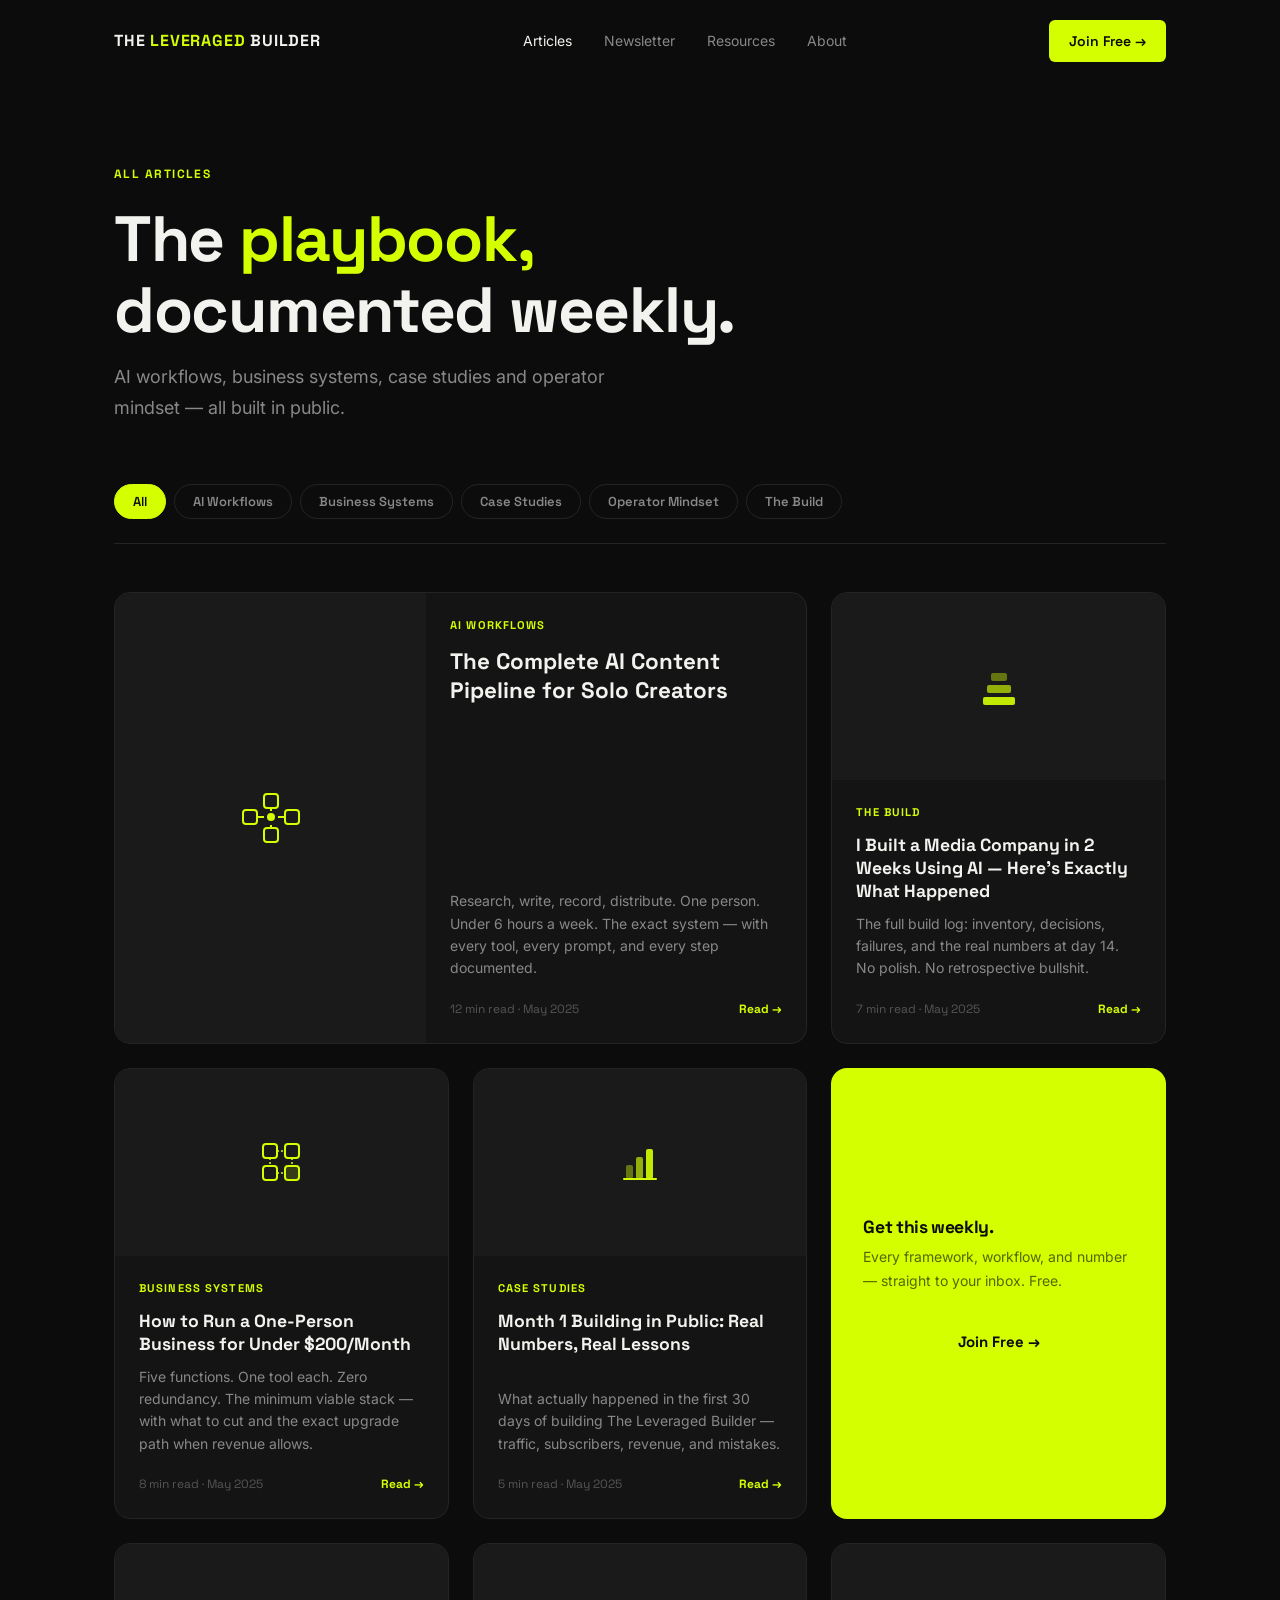
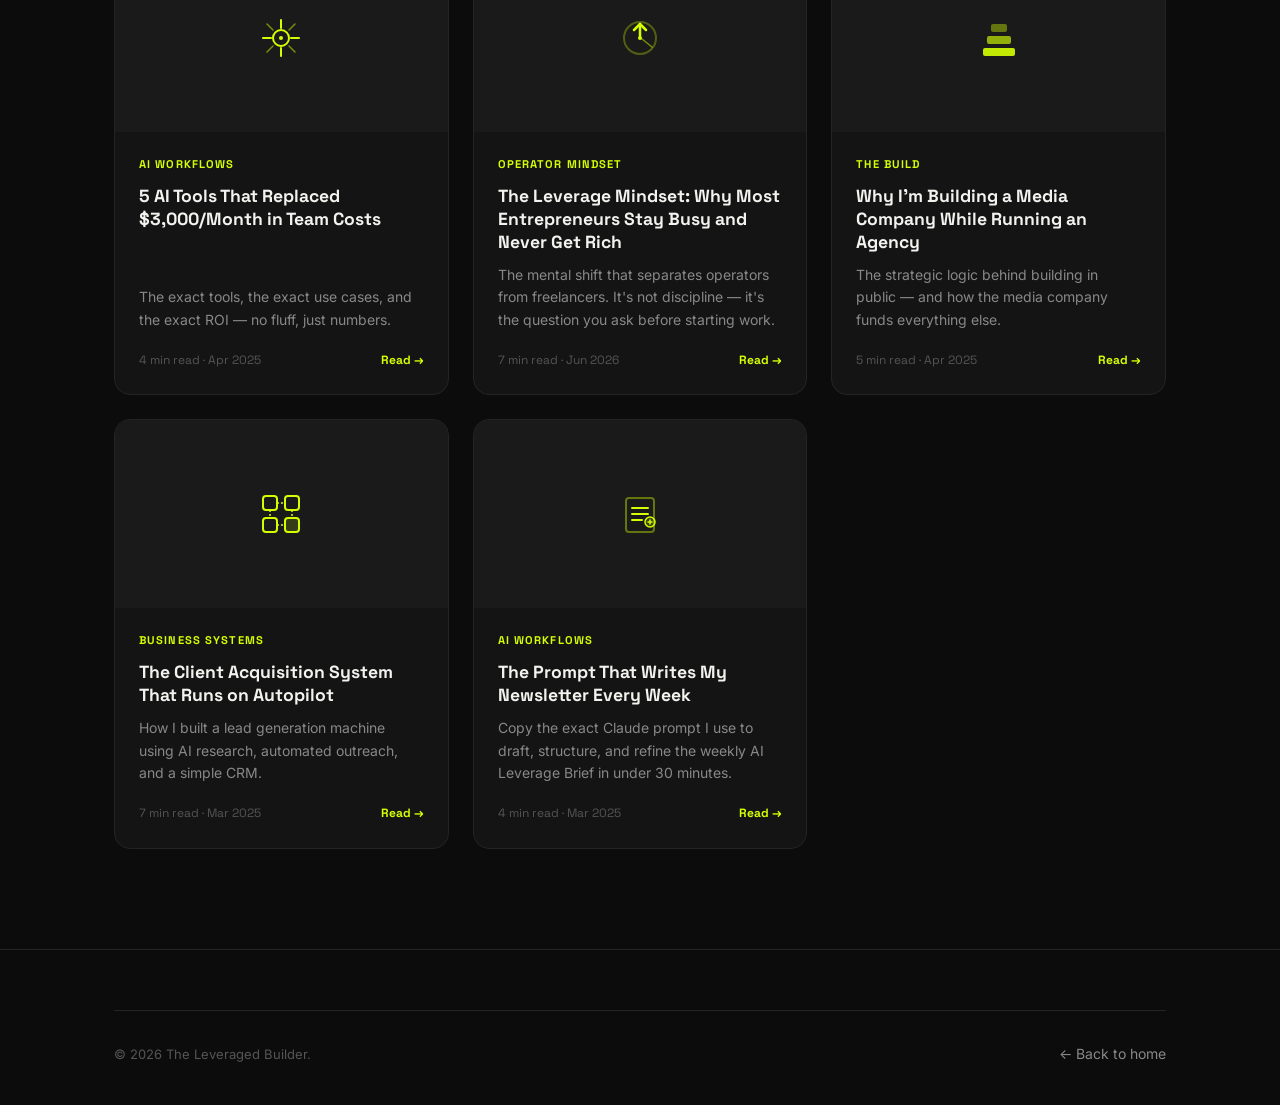
<file: blog.html>
<!DOCTYPE html>
<html lang="en">
<head>
  <meta charset="UTF-8" />
  <meta name="viewport" content="width=device-width, initial-scale=1.0" />
  <title>Articles — The Leveraged Builder</title>
  <meta name="description" content="AI workflows, business systems, case studies and operator mindset — all documented in public." />
  <link rel="icon" href="data:image/svg+xml,<svg xmlns='http://www.w3.org/2000/svg' viewBox='0 0 100 100'><rect width='100' height='100' fill='%230C0C0C'/><text y='.9em' font-size='80' x='10' fill='%23D4FF00' font-family='monospace' font-weight='bold'>LB</text></svg>" />
  <link rel="stylesheet" href="css/style.css" />
  <style>
    .page-hero { padding: 160px 0 60px; }
    .page-hero h1 { font-size: clamp(2.5rem, 5vw, 4rem); margin-bottom: 16px; }
    .page-hero p { font-size: 1.125rem; max-width: 520px; }

    /* Filter tabs */
    .filter-bar {
      display: flex;
      gap: 8px;
      flex-wrap: wrap;
      margin-bottom: 48px;
      padding-bottom: 24px;
      border-bottom: 1px solid var(--border);
    }
    .filter-btn {
      padding: 8px 18px;
      border-radius: 100px;
      border: 1px solid var(--border);
      background: transparent;
      color: var(--gray);
      font-family: var(--font-display);
      font-size: 0.8125rem;
      font-weight: 600;
      cursor: pointer;
      transition: all 0.2s;
    }
    .filter-btn:hover { color: var(--white); border-color: var(--gray-light); }
    .filter-btn.active { background: var(--yellow); color: var(--black); border-color: var(--yellow); }

    /* Articles grid */
    .articles-grid {
      display: grid;
      grid-template-columns: repeat(3, 1fr);
      gap: 24px;
    }
    .article-card {
      background: var(--card);
      border: 1px solid var(--border);
      border-radius: 16px;
      overflow: hidden;
      display: flex;
      flex-direction: column;
      transition: border-color 0.2s, transform 0.2s;
      text-decoration: none;
    }
    .article-card:hover { border-color: rgba(212,255,0,0.3); transform: translateY(-3px); }
    .article-card--featured {
      grid-column: span 2;
      flex-direction: row;
    }
    .article-card__thumb {
      background: var(--steel);
      aspect-ratio: 16/9;
      display: flex;
      align-items: center;
      justify-content: center;
      flex-shrink: 0;
    }
    .article-card--featured .article-card__thumb {
      aspect-ratio: unset;
      width: 45%;
    }
    .article-card__body { padding: 24px; flex: 1; display: flex; flex-direction: column; }
    .article-card__tag {
      display: inline-block;
      font-family: var(--font-display);
      font-size: 0.7rem;
      font-weight: 700;
      letter-spacing: 0.1em;
      text-transform: uppercase;
      color: var(--yellow);
      margin-bottom: 12px;
    }
    .article-card__title {
      font-family: var(--font-display);
      font-weight: 700;
      color: var(--white);
      font-size: 1.1rem;
      line-height: 1.3;
      margin-bottom: 10px;
      flex: 1;
    }
    .article-card--featured .article-card__title { font-size: 1.4rem; }
    .article-card__excerpt { font-size: 0.875rem; color: var(--gray); margin-bottom: 20px; line-height: 1.6; }
    .article-card__meta {
      display: flex;
      align-items: center;
      justify-content: space-between;
      font-size: 0.75rem;
      color: var(--gray-light);
      font-family: var(--font-display);
      margin-top: auto;
    }
    .article-card__read { color: var(--yellow); font-weight: 700; }

    /* Newsletter inline */
    .newsletter-inline {
      grid-column: span 1;
      background: var(--yellow);
      border-radius: 16px;
      padding: 32px;
      display: flex;
      flex-direction: column;
      justify-content: center;
    }
    .newsletter-inline h3 {
      font-size: 1.1rem;
      color: var(--black);
      margin-bottom: 8px;
    }
    .newsletter-inline p { font-size: 0.875rem; color: rgba(0,0,0,0.6); margin-bottom: 20px; }
    .newsletter-inline input {
      width: 100%;
      padding: 12px 16px;
      border-radius: 8px;
      border: none;
      background: rgba(0,0,0,0.1);
      color: var(--black);
      font-size: 0.875rem;
      margin-bottom: 10px;
      outline: none;
    }
    .newsletter-inline input::placeholder { color: rgba(0,0,0,0.4); }
    .newsletter-inline button {
      width: 100%;
      padding: 12px;
      background: var(--black);
      color: var(--yellow);
      border: none;
      border-radius: 8px;
      font-family: var(--font-display);
      font-weight: 700;
      font-size: 0.875rem;
      cursor: pointer;
    }

    @media (max-width: 900px) {
      .articles-grid { grid-template-columns: 1fr 1fr; }
      .article-card--featured { grid-column: span 2; flex-direction: column; }
      .article-card--featured .article-card__thumb { width: 100%; aspect-ratio: 16/9; }
      .newsletter-inline { grid-column: span 2; }
    }
    @media (max-width: 600px) {
      .articles-grid { grid-template-columns: 1fr; }
      .article-card--featured { grid-column: span 1; }
      .newsletter-inline { grid-column: span 1; }
    }
  </style>
</head>
<body>

  <nav class="nav scrolled">
    <div class="container">
      <div class="nav__inner">
        <a href="/" class="nav__logo">The <span>Leveraged</span> Builder</a>
        <ul class="nav__links">
          <li><a href="blog.html" style="color:var(--white)">Articles</a></li>
          <li><a href="/#newsletter">Newsletter</a></li>
          <li><a href="resources.html">Resources</a></li>
          <li><a href="about.html">About</a></li>
        </ul>
        <a href="/#newsletter" class="nav__cta">Join Free →</a>
      </div>
    </div>
  </nav>

  <section class="page-hero">
    <div class="container">
      <span style="display:inline-block;font-family:var(--font-display);font-size:0.75rem;font-weight:700;letter-spacing:0.12em;text-transform:uppercase;color:var(--yellow);margin-bottom:20px;">All Articles</span>
      <h1>The <span class="accent">playbook,</span><br>documented weekly.</h1>
      <p>AI workflows, business systems, case studies and operator mindset — all built in public.</p>
    </div>
  </section>

  <section class="section" style="padding-top:0">
    <div class="container">

      <!-- Filter bar -->
      <div class="filter-bar">
        <button class="filter-btn active" onclick="filterArticles('all', this)">All</button>
        <button class="filter-btn" onclick="filterArticles('ai-workflows', this)">AI Workflows</button>
        <button class="filter-btn" onclick="filterArticles('business-systems', this)">Business Systems</button>
        <button class="filter-btn" onclick="filterArticles('case-studies', this)">Case Studies</button>
        <button class="filter-btn" onclick="filterArticles('mindset', this)">Operator Mindset</button>
        <button class="filter-btn" onclick="filterArticles('the-build', this)">The Build</button>
      </div>

      <!-- Articles grid -->
      <div class="articles-grid" id="articles-grid">

        <!-- Featured article -->
        <a href="article-ai-content-pipeline.html" class="article-card article-card--featured fade-up" data-category="ai-workflows">
          <div class="article-card__thumb">
            <svg width="64" height="64" viewBox="0 0 64 64" fill="none" xmlns="http://www.w3.org/2000/svg">
              <rect x="4" y="24" width="14" height="14" rx="3" stroke="#D4FF00" stroke-width="2"/>
              <rect x="46" y="24" width="14" height="14" rx="3" stroke="#D4FF00" stroke-width="2"/>
              <rect x="25" y="8" width="14" height="14" rx="3" stroke="#D4FF00" stroke-width="2"/>
              <rect x="25" y="42" width="14" height="14" rx="3" stroke="#D4FF00" stroke-width="2"/>
              <line x1="18" y1="31" x2="25" y2="31" stroke="#D4FF00" stroke-width="2"/>
              <line x1="39" y1="31" x2="46" y2="31" stroke="#D4FF00" stroke-width="2"/>
              <line x1="32" y1="22" x2="32" y2="25" stroke="#D4FF00" stroke-width="2"/>
              <line x1="32" y1="39" x2="32" y2="42" stroke="#D4FF00" stroke-width="2"/>
              <circle cx="32" cy="31" r="4" fill="#D4FF00"/>
            </svg>
          </div>
          <div class="article-card__body">
            <span class="article-card__tag">AI Workflows</span>
            <div class="article-card__title">The Complete AI Content Pipeline for Solo Creators</div>
            <p class="article-card__excerpt">Research, write, record, distribute. One person. Under 6 hours a week. The exact system — with every tool, every prompt, and every step documented.</p>
            <div class="article-card__meta">
              <span>12 min read · May 2025</span>
              <span class="article-card__read">Read →</span>
            </div>
          </div>
        </a>

        <!-- Regular articles -->
        <a href="article-build-log-week-1-2.html" class="article-card fade-up" data-category="the-build">
          <div class="article-card__thumb">
            <svg width="48" height="48" viewBox="0 0 48 48" fill="none" xmlns="http://www.w3.org/2000/svg">
              <rect x="8" y="34" width="32" height="8" rx="2" fill="#D4FF00" opacity="0.9"/>
              <rect x="12" y="22" width="24" height="8" rx="2" fill="#D4FF00" opacity="0.65"/>
              <rect x="16" y="10" width="16" height="8" rx="2" fill="#D4FF00" opacity="0.4"/>
            </svg>
          </div>
          <div class="article-card__body">
            <span class="article-card__tag">The Build</span>
            <div class="article-card__title">I Built a Media Company in 2 Weeks Using AI — Here's Exactly What Happened</div>
            <p class="article-card__excerpt">The full build log: inventory, decisions, failures, and the real numbers at day 14. No polish. No retrospective bullshit.</p>
            <div class="article-card__meta">
              <span>7 min read · May 2025</span>
              <span class="article-card__read">Read →</span>
            </div>
          </div>
        </a>

        <a href="article-200-month-business.html" class="article-card fade-up" data-category="business-systems">
          <div class="article-card__thumb">
            <svg width="48" height="48" viewBox="0 0 48 48" fill="none" xmlns="http://www.w3.org/2000/svg">
              <rect x="6" y="6" width="14" height="14" rx="3" stroke="#D4FF00" stroke-width="2"/>
              <rect x="28" y="6" width="14" height="14" rx="3" stroke="#D4FF00" stroke-width="2"/>
              <rect x="6" y="28" width="14" height="14" rx="3" stroke="#D4FF00" stroke-width="2"/>
              <rect x="28" y="28" width="14" height="14" rx="3" fill="#D4FF00" fill-opacity="0.15" stroke="#D4FF00" stroke-width="2"/>
              <line x1="20" y1="13" x2="28" y2="13" stroke="#D4FF00" stroke-width="1.5" stroke-dasharray="2 2"/>
              <line x1="13" y1="20" x2="13" y2="28" stroke="#D4FF00" stroke-width="1.5" stroke-dasharray="2 2"/>
              <line x1="35" y1="20" x2="35" y2="28" stroke="#D4FF00" stroke-width="1.5" stroke-dasharray="2 2"/>
              <line x1="20" y1="35" x2="28" y2="35" stroke="#D4FF00" stroke-width="1.5" stroke-dasharray="2 2"/>
            </svg>
          </div>
          <div class="article-card__body">
            <span class="article-card__tag">Business Systems</span>
            <div class="article-card__title">How to Run a One-Person Business for Under $200/Month</div>
            <p class="article-card__excerpt">Five functions. One tool each. Zero redundancy. The minimum viable stack — with what to cut and the exact upgrade path when revenue allows.</p>
            <div class="article-card__meta">
              <span>8 min read · May 2025</span>
              <span class="article-card__read">Read →</span>
            </div>
          </div>
        </a>

        <a href="article.html" class="article-card fade-up" data-category="case-studies">
          <div class="article-card__thumb">
            <svg width="48" height="48" viewBox="0 0 48 48" fill="none" xmlns="http://www.w3.org/2000/svg">
              <line x1="8" y1="40" x2="40" y2="40" stroke="#D4FF00" stroke-width="2" stroke-linecap="round"/>
              <rect x="10" y="26" width="7" height="14" rx="2" fill="#D4FF00" opacity="0.4"/>
              <rect x="20" y="18" width="7" height="22" rx="2" fill="#D4FF00" opacity="0.65"/>
              <rect x="30" y="10" width="7" height="30" rx="2" fill="#D4FF00" opacity="0.9"/>
            </svg>
          </div>
          <div class="article-card__body">
            <span class="article-card__tag">Case Studies</span>
            <div class="article-card__title">Month 1 Building in Public: Real Numbers, Real Lessons</div>
            <p class="article-card__excerpt">What actually happened in the first 30 days of building The Leveraged Builder — traffic, subscribers, revenue, and mistakes.</p>
            <div class="article-card__meta">
              <span>5 min read · May 2025</span>
              <span class="article-card__read">Read →</span>
            </div>
          </div>
        </a>

        <!-- Newsletter CTA card -->
        <div class="newsletter-inline fade-up">
          <h3>Get this weekly.</h3>
          <p>Every framework, workflow, and number — straight to your inbox. Free.</p>
          <a href="https://leveragedbuilder.beehiiv.com/subscribe" target="_blank" class="btn btn--primary" style="display:block;text-align:center;">Join Free →</a>
        </div>

        <a href="article.html" class="article-card fade-up" data-category="ai-workflows">
          <div class="article-card__thumb">
            <svg width="48" height="48" viewBox="0 0 48 48" fill="none" xmlns="http://www.w3.org/2000/svg">
              <circle cx="24" cy="24" r="8" stroke="#D4FF00" stroke-width="2"/>
              <circle cx="24" cy="24" r="2" fill="#D4FF00"/>
              <line x1="24" y1="6" x2="24" y2="14" stroke="#D4FF00" stroke-width="2" stroke-linecap="round"/>
              <line x1="24" y1="34" x2="24" y2="42" stroke="#D4FF00" stroke-width="2" stroke-linecap="round"/>
              <line x1="6" y1="24" x2="14" y2="24" stroke="#D4FF00" stroke-width="2" stroke-linecap="round"/>
              <line x1="34" y1="24" x2="42" y2="24" stroke="#D4FF00" stroke-width="2" stroke-linecap="round"/>
              <line x1="10" y1="10" x2="16" y2="16" stroke="#D4FF00" stroke-width="1.5" stroke-linecap="round" opacity="0.5"/>
              <line x1="32" y1="32" x2="38" y2="38" stroke="#D4FF00" stroke-width="1.5" stroke-linecap="round" opacity="0.5"/>
              <line x1="38" y1="10" x2="32" y2="16" stroke="#D4FF00" stroke-width="1.5" stroke-linecap="round" opacity="0.5"/>
              <line x1="16" y1="32" x2="10" y2="38" stroke="#D4FF00" stroke-width="1.5" stroke-linecap="round" opacity="0.5"/>
            </svg>
          </div>
          <div class="article-card__body">
            <span class="article-card__tag">AI Workflows</span>
            <div class="article-card__title">5 AI Tools That Replaced $3,000/Month in Team Costs</div>
            <p class="article-card__excerpt">The exact tools, the exact use cases, and the exact ROI — no fluff, just numbers.</p>
            <div class="article-card__meta">
              <span>4 min read · Apr 2025</span>
              <span class="article-card__read">Read →</span>
            </div>
          </div>
        </a>

        <a href="article-leverage-mindset.html" class="article-card fade-up" data-category="mindset">
          <div class="article-card__thumb">
            <svg width="48" height="48" viewBox="0 0 48 48" fill="none" xmlns="http://www.w3.org/2000/svg">
              <circle cx="24" cy="24" r="16" stroke="#D4FF00" stroke-width="2" opacity="0.3"/>
              <circle cx="24" cy="24" r="2" fill="#D4FF00"/>
              <line x1="24" y1="22" x2="24" y2="10" stroke="#D4FF00" stroke-width="2.5" stroke-linecap="round"/>
              <line x1="24" y1="10" x2="30" y2="16" stroke="#D4FF00" stroke-width="2.5" stroke-linecap="round"/>
              <line x1="24" y1="10" x2="18" y2="16" stroke="#D4FF00" stroke-width="2.5" stroke-linecap="round"/>
              <line x1="26" y1="25" x2="36" y2="33" stroke="#D4FF00" stroke-width="1.5" stroke-linecap="round" opacity="0.5"/>
            </svg>
          </div>
          <div class="article-card__body">
            <span class="article-card__tag">Operator Mindset</span>
            <div class="article-card__title">The Leverage Mindset: Why Most Entrepreneurs Stay Busy and Never Get Rich</div>
            <p class="article-card__excerpt">The mental shift that separates operators from freelancers. It's not discipline — it's the question you ask before starting work.</p>
            <div class="article-card__meta">
              <span>7 min read · Jun 2026</span>
              <span class="article-card__read">Read →</span>
            </div>
          </div>
        </a>

        <a href="article.html" class="article-card fade-up" data-category="the-build">
          <div class="article-card__thumb">
            <svg width="48" height="48" viewBox="0 0 48 48" fill="none" xmlns="http://www.w3.org/2000/svg">
              <rect x="8" y="34" width="32" height="8" rx="2" fill="#D4FF00" opacity="0.9"/>
              <rect x="12" y="22" width="24" height="8" rx="2" fill="#D4FF00" opacity="0.65"/>
              <rect x="16" y="10" width="16" height="8" rx="2" fill="#D4FF00" opacity="0.4"/>
            </svg>
          </div>
          <div class="article-card__body">
            <span class="article-card__tag">The Build</span>
            <div class="article-card__title">Why I'm Building a Media Company While Running an Agency</div>
            <p class="article-card__excerpt">The strategic logic behind building in public — and how the media company funds everything else.</p>
            <div class="article-card__meta">
              <span>5 min read · Apr 2025</span>
              <span class="article-card__read">Read →</span>
            </div>
          </div>
        </a>

        <a href="article.html" class="article-card fade-up" data-category="business-systems">
          <div class="article-card__thumb">
            <svg width="48" height="48" viewBox="0 0 48 48" fill="none" xmlns="http://www.w3.org/2000/svg">
              <rect x="6" y="6" width="14" height="14" rx="3" stroke="#D4FF00" stroke-width="2"/>
              <rect x="28" y="6" width="14" height="14" rx="3" stroke="#D4FF00" stroke-width="2"/>
              <rect x="6" y="28" width="14" height="14" rx="3" stroke="#D4FF00" stroke-width="2"/>
              <rect x="28" y="28" width="14" height="14" rx="3" fill="#D4FF00" fill-opacity="0.15" stroke="#D4FF00" stroke-width="2"/>
              <line x1="20" y1="13" x2="28" y2="13" stroke="#D4FF00" stroke-width="1.5" stroke-dasharray="2 2"/>
              <line x1="13" y1="20" x2="13" y2="28" stroke="#D4FF00" stroke-width="1.5" stroke-dasharray="2 2"/>
              <line x1="35" y1="20" x2="35" y2="28" stroke="#D4FF00" stroke-width="1.5" stroke-dasharray="2 2"/>
              <line x1="20" y1="35" x2="28" y2="35" stroke="#D4FF00" stroke-width="1.5" stroke-dasharray="2 2"/>
            </svg>
          </div>
          <div class="article-card__body">
            <span class="article-card__tag">Business Systems</span>
            <div class="article-card__title">The Client Acquisition System That Runs on Autopilot</div>
            <p class="article-card__excerpt">How I built a lead generation machine using AI research, automated outreach, and a simple CRM.</p>
            <div class="article-card__meta">
              <span>7 min read · Mar 2025</span>
              <span class="article-card__read">Read →</span>
            </div>
          </div>
        </a>

        <a href="article.html" class="article-card fade-up" data-category="ai-workflows">
          <div class="article-card__thumb">
            <svg width="48" height="48" viewBox="0 0 48 48" fill="none" xmlns="http://www.w3.org/2000/svg">
              <rect x="10" y="8" width="28" height="34" rx="3" stroke="#D4FF00" stroke-width="2" opacity="0.4"/>
              <line x1="16" y1="18" x2="32" y2="18" stroke="#D4FF00" stroke-width="2" stroke-linecap="round"/>
              <line x1="16" y1="24" x2="32" y2="24" stroke="#D4FF00" stroke-width="2" stroke-linecap="round"/>
              <line x1="16" y1="30" x2="26" y2="30" stroke="#D4FF00" stroke-width="2" stroke-linecap="round"/>
              <circle cx="34" cy="32" r="5" fill="#D4FF00" fill-opacity="0.2" stroke="#D4FF00" stroke-width="1.5"/>
              <line x1="34" y1="30" x2="34" y2="34" stroke="#D4FF00" stroke-width="1.5" stroke-linecap="round"/>
              <line x1="32" y1="32" x2="36" y2="32" stroke="#D4FF00" stroke-width="1.5" stroke-linecap="round"/>
            </svg>
          </div>
          <div class="article-card__body">
            <span class="article-card__tag">AI Workflows</span>
            <div class="article-card__title">The Prompt That Writes My Newsletter Every Week</div>
            <p class="article-card__excerpt">Copy the exact Claude prompt I use to draft, structure, and refine the weekly AI Leverage Brief in under 30 minutes.</p>
            <div class="article-card__meta">
              <span>4 min read · Mar 2025</span>
              <span class="article-card__read">Read →</span>
            </div>
          </div>
        </a>

      </div>
    </div>
  </section>

  <footer class="footer">
    <div class="container">
      <div class="footer__bottom" style="border-top:1px solid var(--border);padding-top:32px;display:flex;justify-content:space-between;flex-wrap:wrap;gap:16px;">
        <p class="footer__copy">© 2026 The Leveraged Builder.</p>
        <a href="/" style="font-size:0.875rem;color:var(--gray);">← Back to home</a>
      </div>
    </div>
  </footer>

  <script src="js/main.js"></script>
  <script>
    function filterArticles(category, btn) {
      document.querySelectorAll('.filter-btn').forEach(b => b.classList.remove('active'));
      btn.classList.add('active');
      document.querySelectorAll('.article-card[data-category]').forEach(card => {
        if (category === 'all' || card.dataset.category === category) {
          card.style.display = 'flex';
        } else {
          card.style.display = 'none';
        }
      });
    }
  </script>
</body>
</html>
</file>
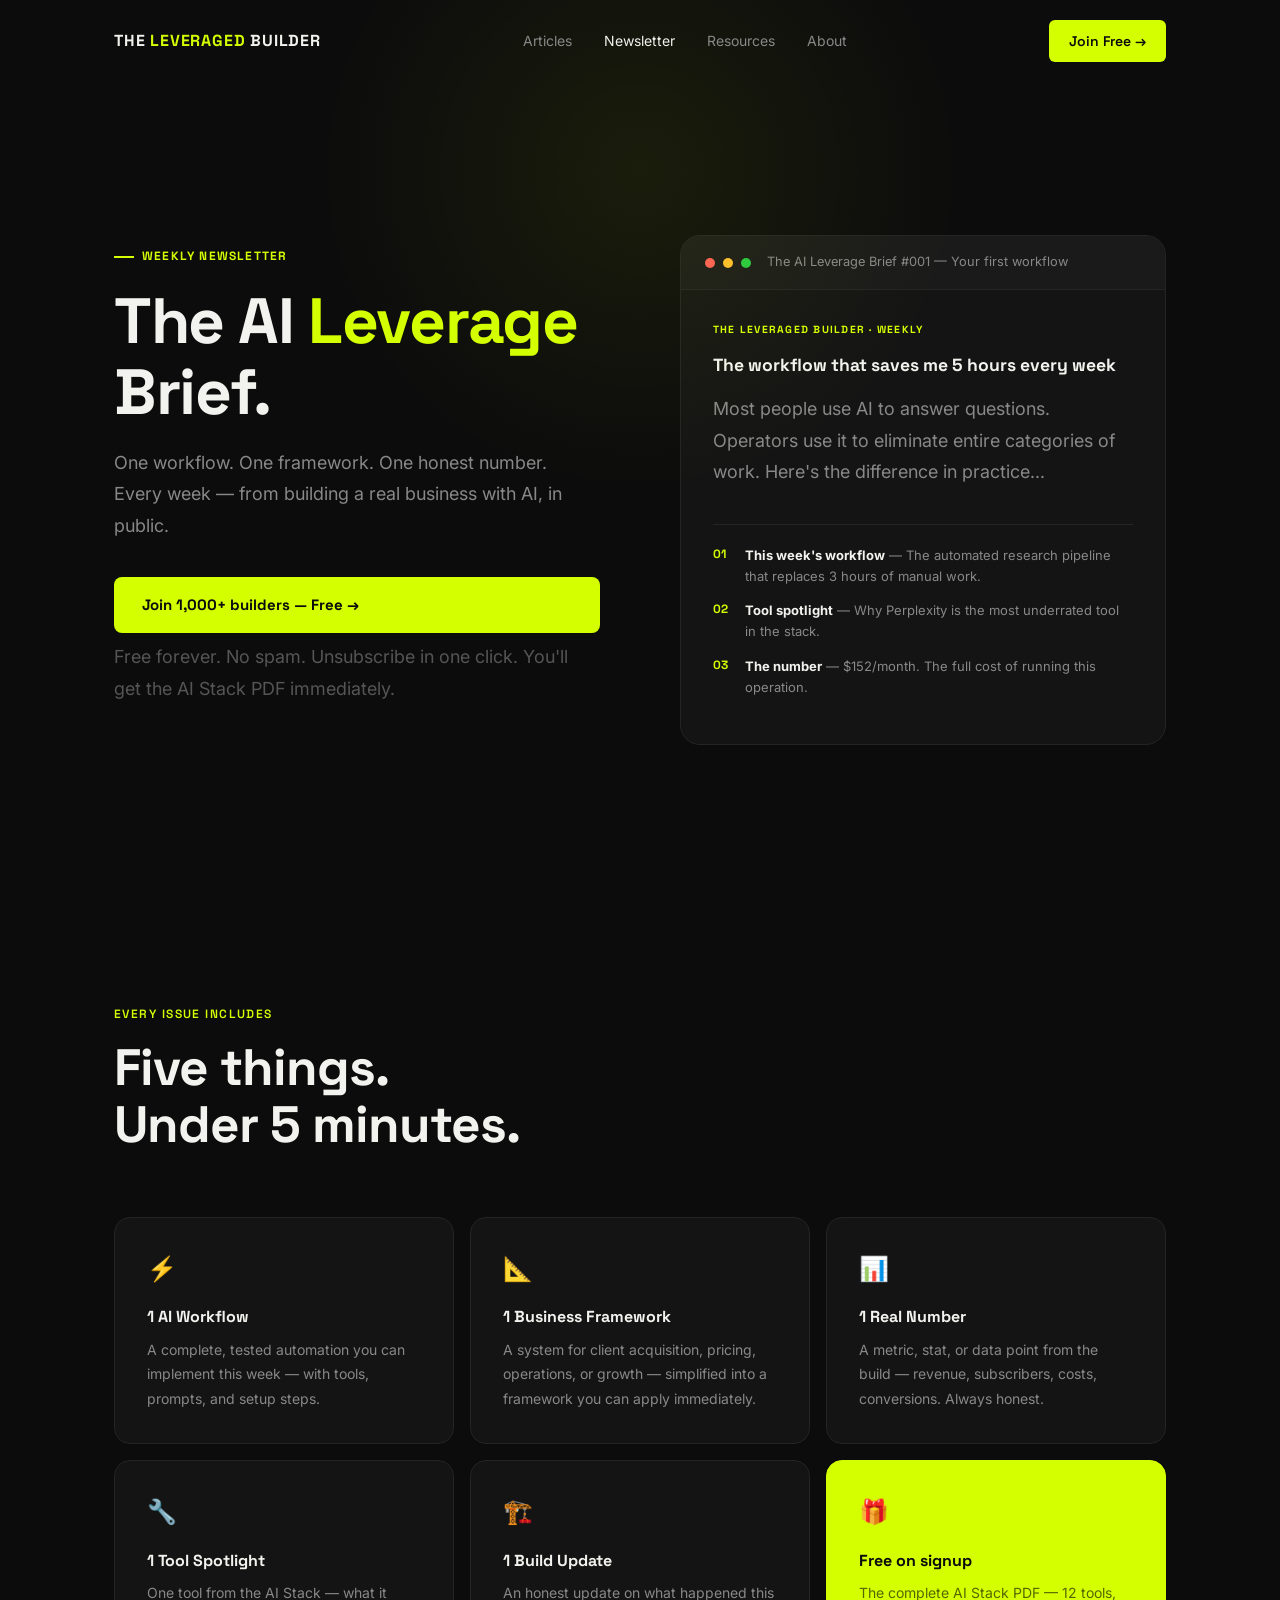
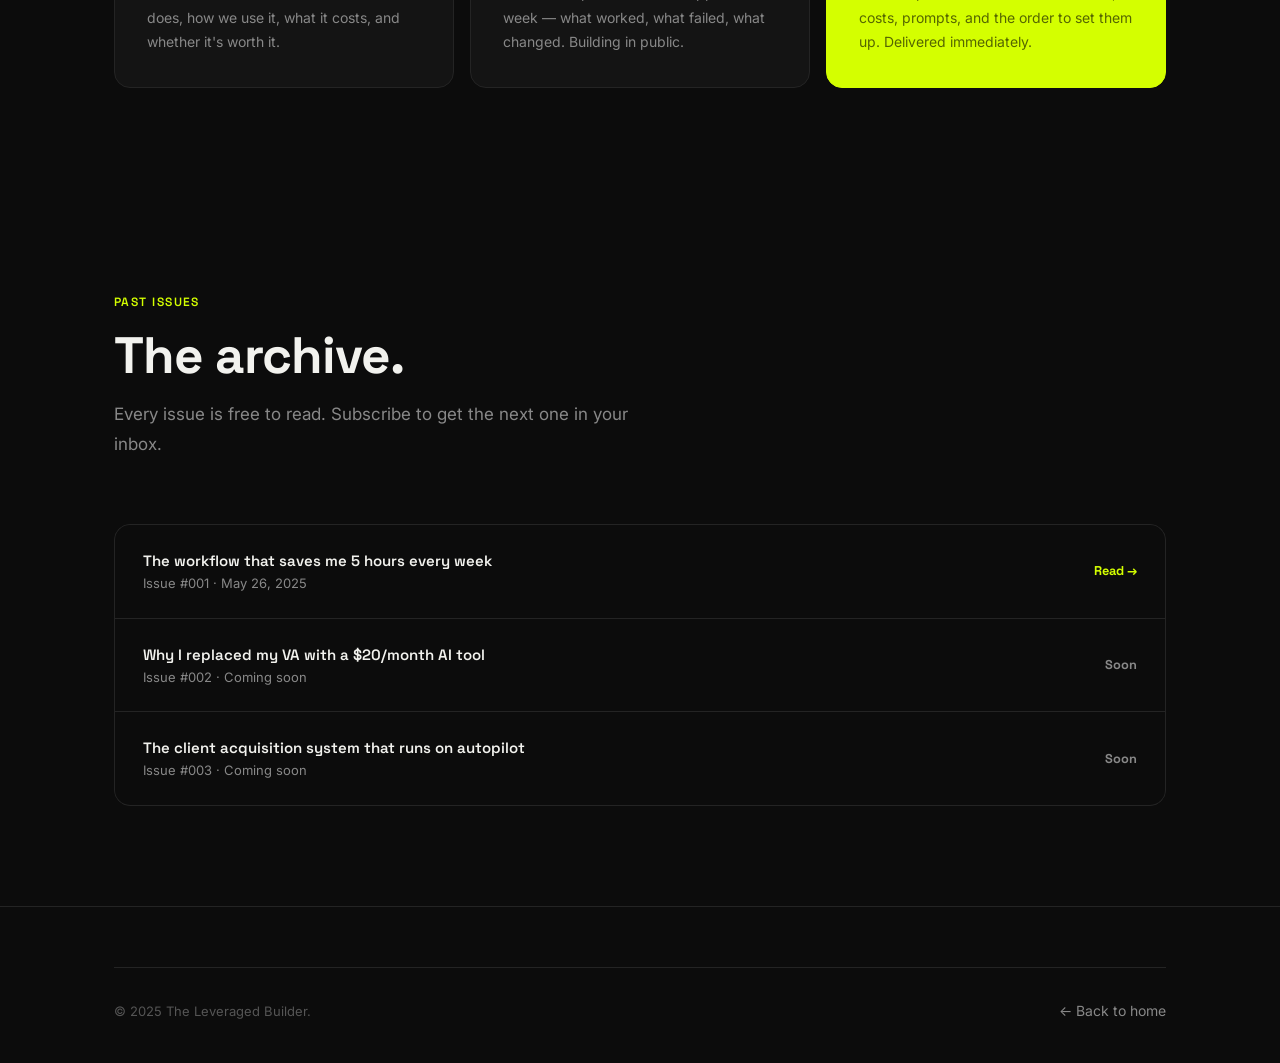
<file: newsletter.html>
<!DOCTYPE html>
<html lang="en">
<head>
  <meta charset="UTF-8" />
  <meta name="viewport" content="width=device-width, initial-scale=1.0" />
  <title>Newsletter — The Leveraged Builder</title>
  <meta name="description" content="The AI Leverage Brief — weekly workflows, systems, and real numbers from building in public. Free." />
  <link rel="icon" href="data:image/svg+xml,<svg xmlns='http://www.w3.org/2000/svg' viewBox='0 0 100 100'><rect width='100' height='100' fill='%230C0C0C'/><text y='.9em' font-size='80' x='10' fill='%23D4FF00' font-family='monospace' font-weight='bold'>LB</text></svg>" />
  <link rel="stylesheet" href="css/style.css" />
  <style>
    .nl-hero {
      min-height: 100vh;
      display: flex;
      align-items: center;
      padding-top: 80px;
      position: relative;
      overflow: hidden;
    }
    .nl-hero::before {
      content: '';
      position: absolute;
      top: -20%;
      left: 50%;
      transform: translateX(-50%);
      width: 700px;
      height: 700px;
      background: radial-gradient(circle, rgba(212,255,0,0.07) 0%, transparent 65%);
      pointer-events: none;
    }
    .nl-hero__inner {
      display: grid;
      grid-template-columns: 1fr 1fr;
      gap: 80px;
      align-items: center;
      width: 100%;
    }
    .nl-hero h1 { font-size: clamp(2.5rem, 5vw, 4.5rem); margin-bottom: 20px; }
    .nl-hero p { font-size: 1.125rem; margin-bottom: 36px; max-width: 460px; }
    .nl-form { display: flex; flex-direction: column; gap: 12px; }
    .nl-form input {
      padding: 18px 20px;
      background: var(--steel);
      border: 1px solid var(--border);
      border-radius: 10px;
      color: var(--white);
      font-size: 1rem;
      outline: none;
      transition: border-color 0.2s;
    }
    .nl-form input:focus { border-color: var(--yellow); }
    .nl-form input::placeholder { color: var(--gray-light); }
    .nl-form button { font-size: 1rem; padding: 18px; }
    .nl-note { font-size: 0.8rem; color: var(--gray-light); margin-top: 8px; }

    /* Preview card */
    .nl-preview {
      background: var(--card);
      border: 1px solid var(--border);
      border-radius: 20px;
      overflow: hidden;
    }
    .nl-preview__header {
      background: var(--steel);
      padding: 16px 24px;
      display: flex;
      align-items: center;
      gap: 8px;
      border-bottom: 1px solid var(--border);
    }
    .nl-preview__dot { width: 10px; height: 10px; border-radius: 50%; }
    .nl-preview__subject {
      font-size: 0.8rem;
      color: var(--gray);
      margin-left: 8px;
      font-family: var(--font-body);
    }
    .nl-preview__body { padding: 32px; }
    .nl-preview__label {
      font-family: var(--font-display);
      font-size: 0.65rem;
      font-weight: 700;
      letter-spacing: 0.12em;
      text-transform: uppercase;
      color: var(--yellow);
      margin-bottom: 16px;
    }
    .nl-preview__title {
      font-family: var(--font-display);
      font-size: 1.1rem;
      font-weight: 700;
      color: var(--white);
      margin-bottom: 16px;
      line-height: 1.3;
    }
    .nl-preview__text { font-size: 0.875rem; color: var(--gray); line-height: 1.75; margin-bottom: 16px; }
    .nl-preview__divider { height: 1px; background: var(--border); margin: 20px 0; }
    .nl-preview__item {
      display: flex;
      gap: 12px;
      margin-bottom: 14px;
    }
    .nl-preview__item-num {
      font-family: var(--font-display);
      font-weight: 700;
      color: var(--yellow);
      font-size: 0.75rem;
      min-width: 20px;
    }
    .nl-preview__item-text { font-size: 0.8125rem; color: var(--gray); line-height: 1.6; }
    .nl-preview__item-text strong { color: var(--white); }

    /* What's inside */
    .inside-grid {
      display: grid;
      grid-template-columns: repeat(3, 1fr);
      gap: 16px;
    }
    .inside-card {
      background: var(--card);
      border: 1px solid var(--border);
      border-radius: 16px;
      padding: 32px;
    }
    .inside-card__icon { font-size: 1.5rem; margin-bottom: 16px; }
    .inside-card__title { font-family: var(--font-display); font-weight: 700; color: var(--white); font-size: 1rem; margin-bottom: 8px; }
    .inside-card__desc { font-size: 0.875rem; }

    /* Archive */
    .archive-list { display: flex; flex-direction: column; gap: 1px; background: var(--border); border: 1px solid var(--border); border-radius: 16px; overflow: hidden; }
    .archive-item {
      background: var(--black);
      padding: 24px 28px;
      display: flex;
      align-items: center;
      justify-content: space-between;
      gap: 16px;
      transition: background 0.2s;
      cursor: pointer;
      flex-wrap: wrap;
    }
    .archive-item:hover { background: var(--card); }
    .archive-item__title { font-family: var(--font-display); font-weight: 600; color: var(--white); font-size: 0.9375rem; }
    .archive-item__meta { font-size: 0.8125rem; color: var(--gray); }
    .archive-item__read { font-family: var(--font-display); font-size: 0.8rem; font-weight: 700; color: var(--yellow); }

    @media (max-width: 900px) {
      .nl-hero__inner { grid-template-columns: 1fr; gap: 48px; }
      .inside-grid { grid-template-columns: 1fr; }
    }
  </style>
</head>
<body>

  <nav class="nav scrolled">
    <div class="container">
      <div class="nav__inner">
        <a href="/" class="nav__logo">The <span>Leveraged</span> Builder</a>
        <ul class="nav__links">
          <li><a href="blog.html">Articles</a></li>
          <li><a href="newsletter.html" style="color:var(--white)">Newsletter</a></li>
          <li><a href="resources.html">Resources</a></li>
          <li><a href="about.html">About</a></li>
        </ul>
        <a href="#signup" class="nav__cta">Join Free →</a>
      </div>
    </div>
  </nav>

  <!-- Hero -->
  <section class="nl-hero" id="signup">
    <div class="container">
      <div class="nl-hero__inner">
        <div>
          <span style="display:inline-flex;align-items:center;gap:8px;font-family:var(--font-display);font-size:0.75rem;font-weight:700;letter-spacing:0.1em;text-transform:uppercase;color:var(--yellow);margin-bottom:20px;">
            <span style="width:20px;height:2px;background:var(--yellow);display:block;"></span>
            Weekly Newsletter
          </span>
          <h1>The AI <span class="accent">Leverage</span> Brief.</h1>
          <p>One workflow. One framework. One honest number. Every week — from building a real business with AI, in public.</p>
          <div class="nl-form">
            <a href="https://leveragedbuilder.beehiiv.com/subscribe" target="_blank" class="btn btn--primary">Join 1,000+ builders — Free →</a>
          </div>
          <p class="nl-note">Free forever. No spam. Unsubscribe in one click. You'll get the AI Stack PDF immediately.</p>
        </div>

        <!-- Email preview -->
        <div class="nl-preview">
          <div class="nl-preview__header">
            <div class="nl-preview__dot" style="background:#ff5f57;"></div>
            <div class="nl-preview__dot" style="background:#febc2e;"></div>
            <div class="nl-preview__dot" style="background:#28c840;"></div>
            <span class="nl-preview__subject">The AI Leverage Brief #001 — Your first workflow</span>
          </div>
          <div class="nl-preview__body">
            <div class="nl-preview__label">The Leveraged Builder · Weekly</div>
            <div class="nl-preview__title">The workflow that saves me 5 hours every week</div>
            <p class="nl-preview__text">Most people use AI to answer questions. Operators use it to eliminate entire categories of work. Here's the difference in practice...</p>
            <div class="nl-preview__divider"></div>
            <div class="nl-preview__item">
              <span class="nl-preview__item-num">01</span>
              <div class="nl-preview__item-text"><strong>This week's workflow</strong> — The automated research pipeline that replaces 3 hours of manual work.</div>
            </div>
            <div class="nl-preview__item">
              <span class="nl-preview__item-num">02</span>
              <div class="nl-preview__item-text"><strong>Tool spotlight</strong> — Why Perplexity is the most underrated tool in the stack.</div>
            </div>
            <div class="nl-preview__item">
              <span class="nl-preview__item-num">03</span>
              <div class="nl-preview__item-text"><strong>The number</strong> — $152/month. The full cost of running this operation.</div>
            </div>
          </div>
        </div>
      </div>
    </div>
  </section>

  <!-- What's inside -->
  <section class="section">
    <div class="container">
      <div class="section-header fade-up">
        <span class="eyebrow">Every issue includes</span>
        <h2>Five things.<br>Under 5 minutes.</h2>
      </div>
      <div class="inside-grid">
        <div class="inside-card fade-up">
          <div class="inside-card__icon">⚡</div>
          <div class="inside-card__title">1 AI Workflow</div>
          <p class="inside-card__desc">A complete, tested automation you can implement this week — with tools, prompts, and setup steps.</p>
        </div>
        <div class="inside-card fade-up">
          <div class="inside-card__icon">📐</div>
          <div class="inside-card__title">1 Business Framework</div>
          <p class="inside-card__desc">A system for client acquisition, pricing, operations, or growth — simplified into a framework you can apply immediately.</p>
        </div>
        <div class="inside-card fade-up">
          <div class="inside-card__icon">📊</div>
          <div class="inside-card__title">1 Real Number</div>
          <p class="inside-card__desc">A metric, stat, or data point from the build — revenue, subscribers, costs, conversions. Always honest.</p>
        </div>
        <div class="inside-card fade-up">
          <div class="inside-card__icon">🔧</div>
          <div class="inside-card__title">1 Tool Spotlight</div>
          <p class="inside-card__desc">One tool from the AI Stack — what it does, how we use it, what it costs, and whether it's worth it.</p>
        </div>
        <div class="inside-card fade-up">
          <div class="inside-card__icon">🏗️</div>
          <div class="inside-card__title">1 Build Update</div>
          <p class="inside-card__desc">An honest update on what happened this week — what worked, what failed, what changed. Building in public.</p>
        </div>
        <div class="inside-card fade-up" style="background:var(--yellow);border-color:var(--yellow);">
          <div class="inside-card__icon">🎁</div>
          <div class="inside-card__title" style="color:var(--black);">Free on signup</div>
          <p class="inside-card__desc" style="color:rgba(0,0,0,0.6);">The complete AI Stack PDF — 12 tools, costs, prompts, and the order to set them up. Delivered immediately.</p>
        </div>
      </div>
    </div>
  </section>

  <!-- Archive -->
  <section class="section">
    <div class="container">
      <div class="section-header fade-up">
        <span class="eyebrow">Past issues</span>
        <h2>The archive.</h2>
        <p>Every issue is free to read. Subscribe to get the next one in your inbox.</p>
      </div>
      <div class="archive-list fade-up">
        <div class="archive-item">
          <div>
            <div class="archive-item__title">The workflow that saves me 5 hours every week</div>
            <div class="archive-item__meta">Issue #001 · May 26, 2025</div>
          </div>
          <span class="archive-item__read">Read →</span>
        </div>
        <div class="archive-item">
          <div>
            <div class="archive-item__title">Why I replaced my VA with a $20/month AI tool</div>
            <div class="archive-item__meta">Issue #002 · Coming soon</div>
          </div>
          <span class="archive-item__read" style="color:var(--gray);">Soon</span>
        </div>
        <div class="archive-item">
          <div>
            <div class="archive-item__title">The client acquisition system that runs on autopilot</div>
            <div class="archive-item__meta">Issue #003 · Coming soon</div>
          </div>
          <span class="archive-item__read" style="color:var(--gray);">Soon</span>
        </div>
      </div>
    </div>
  </section>

  <footer class="footer">
    <div class="container">
      <div class="footer__bottom" style="border-top:1px solid var(--border);padding-top:32px;display:flex;justify-content:space-between;flex-wrap:wrap;gap:16px;">
        <p class="footer__copy">© 2025 The Leveraged Builder.</p>
        <a href="/" style="font-size:0.875rem;color:var(--gray);">← Back to home</a>
      </div>
    </div>
  </footer>

  <script src="js/main.js"></script>
</body>
</html>
</file>
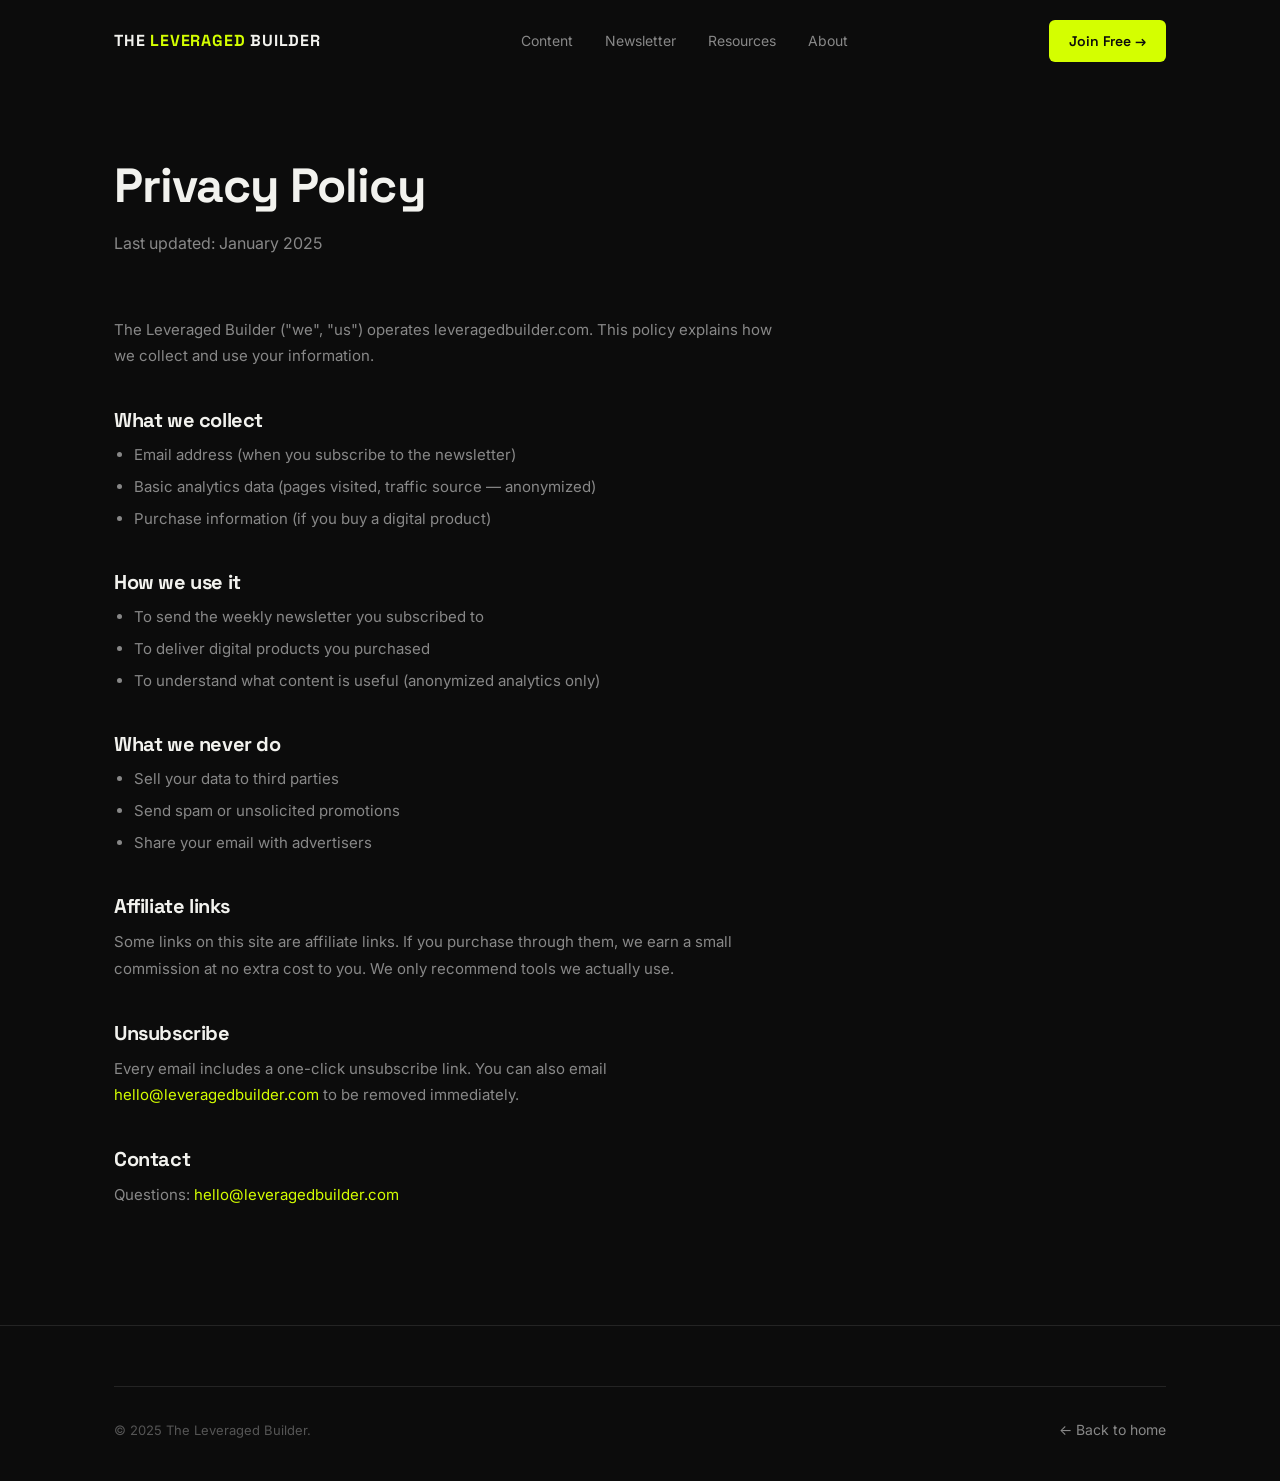
<file: privacy.html>
<!DOCTYPE html>
<html lang="en">
<head>
  <meta charset="UTF-8" />
  <meta name="viewport" content="width=device-width, initial-scale=1.0" />
  <title>Privacy Policy — The Leveraged Builder</title>
  <link rel="icon" href="data:image/svg+xml,<svg xmlns='http://www.w3.org/2000/svg' viewBox='0 0 100 100'><rect width='100' height='100' fill='%230C0C0C'/><text y='.9em' font-size='80' x='10' fill='%23D4FF00' font-family='monospace' font-weight='bold'>LB</text></svg>" />
  <link rel="stylesheet" href="css/style.css" />
  <style>
    .page-hero { padding: 160px 0 60px; }
    .legal { max-width: 680px; padding-bottom: 100px; }
    .legal h2 { font-size: 1.25rem; color: var(--white); margin: 40px 0 12px; }
    .legal p { font-size: 0.9375rem; margin-bottom: 16px; }
    .legal ul { list-style: disc; padding-left: 20px; display: flex; flex-direction: column; gap: 8px; margin-bottom: 16px; }
    .legal ul li { font-size: 0.9375rem; color: var(--gray); }
  </style>
</head>
<body>

  <nav class="nav scrolled">
    <div class="container">
      <div class="nav__inner">
        <a href="/" class="nav__logo">The <span>Leveraged</span> Builder</a>
        <ul class="nav__links">
          <li><a href="/#content">Content</a></li>
          <li><a href="/#newsletter">Newsletter</a></li>
          <li><a href="resources.html">Resources</a></li>
          <li><a href="about.html">About</a></li>
        </ul>
        <a href="/#newsletter" class="nav__cta">Join Free →</a>
      </div>
    </div>
  </nav>

  <section class="page-hero">
    <div class="container">
      <h1 style="font-size:clamp(2rem,4vw,3rem);margin-bottom:16px;">Privacy Policy</h1>
      <p>Last updated: January 2025</p>
    </div>
  </section>

  <div class="container">
    <div class="legal">
      <p>The Leveraged Builder ("we", "us") operates leveragedbuilder.com. This policy explains how we collect and use your information.</p>

      <h2>What we collect</h2>
      <ul>
        <li>Email address (when you subscribe to the newsletter)</li>
        <li>Basic analytics data (pages visited, traffic source — anonymized)</li>
        <li>Purchase information (if you buy a digital product)</li>
      </ul>

      <h2>How we use it</h2>
      <ul>
        <li>To send the weekly newsletter you subscribed to</li>
        <li>To deliver digital products you purchased</li>
        <li>To understand what content is useful (anonymized analytics only)</li>
      </ul>

      <h2>What we never do</h2>
      <ul>
        <li>Sell your data to third parties</li>
        <li>Send spam or unsolicited promotions</li>
        <li>Share your email with advertisers</li>
      </ul>

      <h2>Affiliate links</h2>
      <p>Some links on this site are affiliate links. If you purchase through them, we earn a small commission at no extra cost to you. We only recommend tools we actually use.</p>

      <h2>Unsubscribe</h2>
      <p>Every email includes a one-click unsubscribe link. You can also email <a href="mailto:hello@leveragedbuilder.com" style="color:var(--yellow)">hello@leveragedbuilder.com</a> to be removed immediately.</p>

      <h2>Contact</h2>
      <p>Questions: <a href="mailto:hello@leveragedbuilder.com" style="color:var(--yellow)">hello@leveragedbuilder.com</a></p>
    </div>
  </div>

  <footer class="footer">
    <div class="container">
      <div class="footer__bottom" style="border-top:1px solid var(--border);padding-top:32px;display:flex;justify-content:space-between;flex-wrap:wrap;gap:16px;">
        <p class="footer__copy">© 2025 The Leveraged Builder.</p>
        <a href="/" style="font-size:0.875rem;color:var(--gray);">← Back to home</a>
      </div>
    </div>
  </footer>

  <script src="js/main.js"></script>
</body>
</html>
</file>
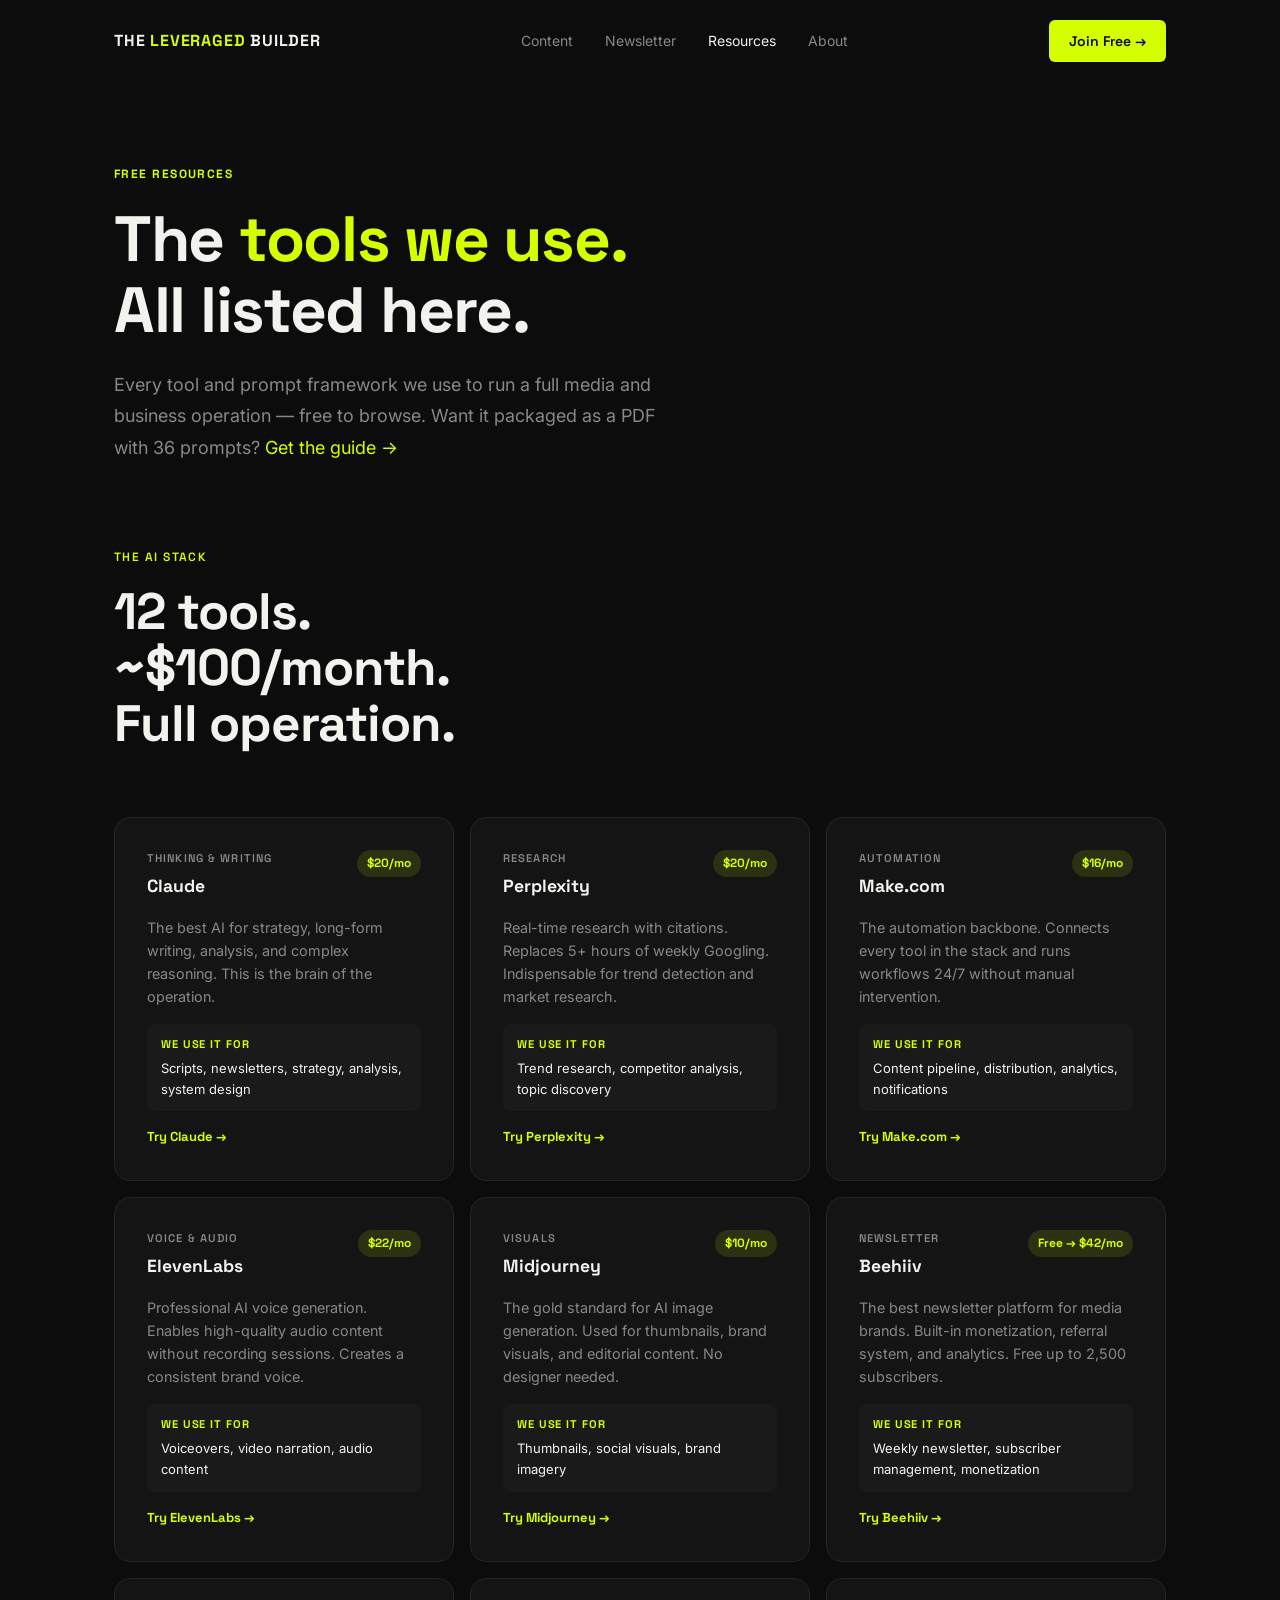
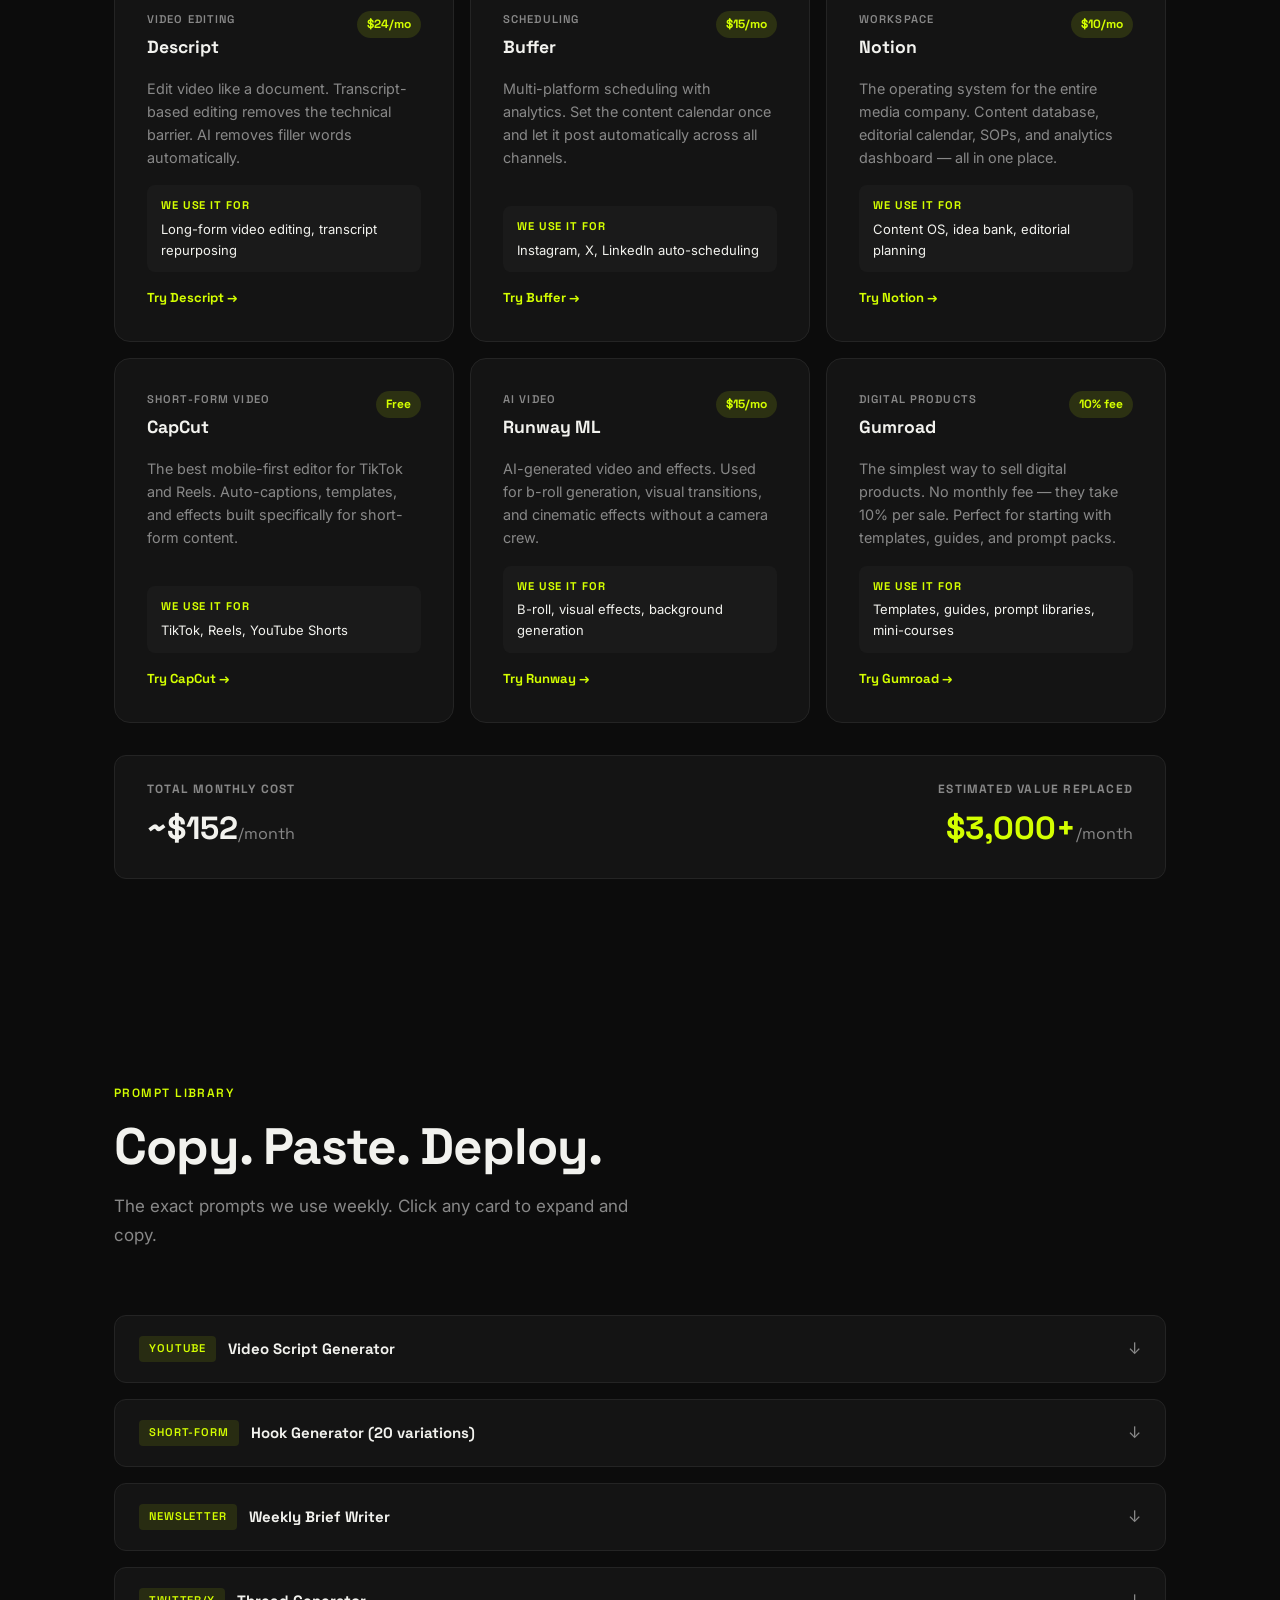
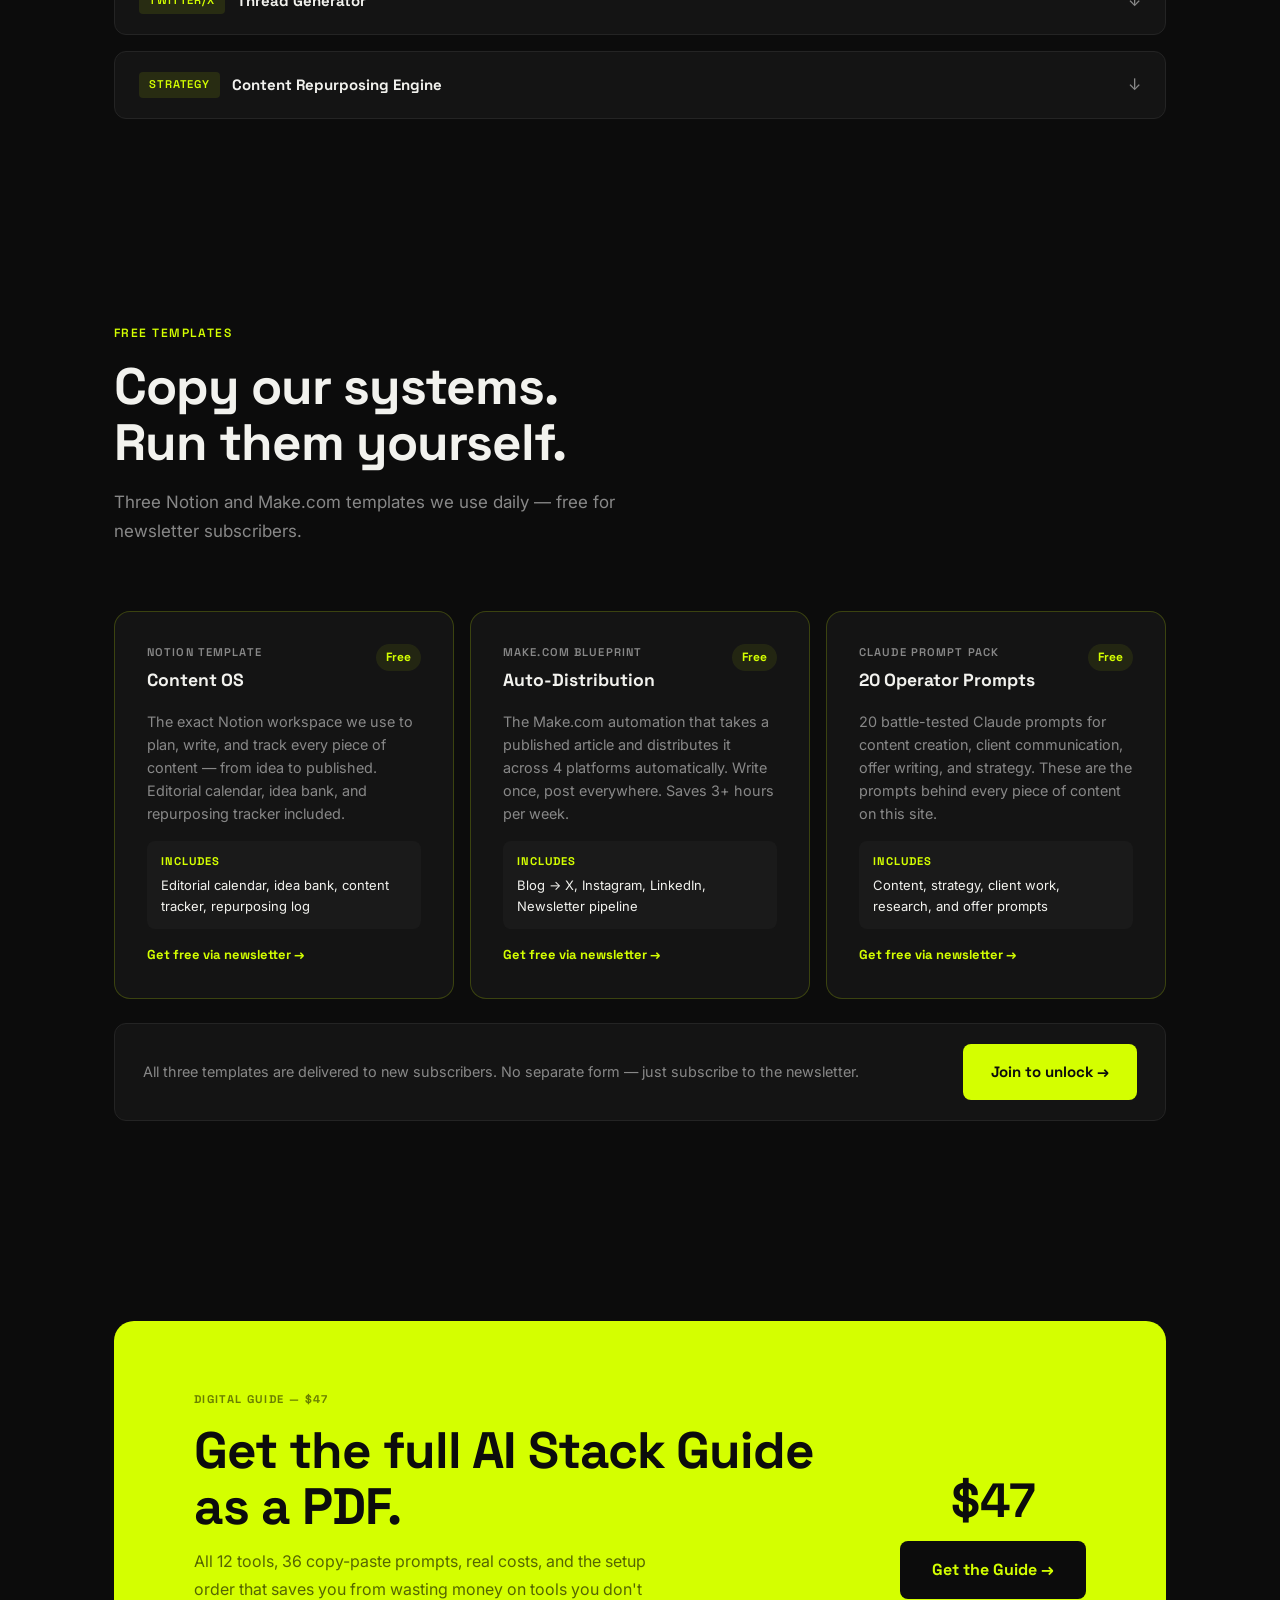
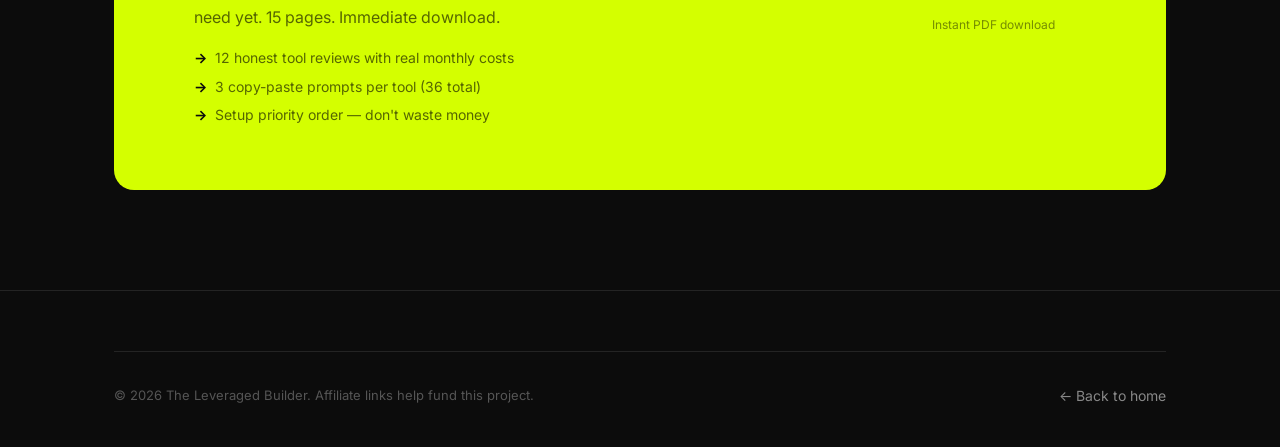
<file: resources.html>
<!DOCTYPE html>
<html lang="en">
<head>
  <meta charset="UTF-8" />
  <meta name="viewport" content="width=device-width, initial-scale=1.0" />
  <title>Resources — The Leveraged Builder</title>
  <meta name="description" content="The AI stack, prompt library, and tools we use to run a full media and business operation." />
  <link rel="icon" href="data:image/svg+xml,<svg xmlns='http://www.w3.org/2000/svg' viewBox='0 0 100 100'><rect width='100' height='100' fill='%230C0C0C'/><text y='.9em' font-size='80' x='10' fill='%23D4FF00' font-family='monospace' font-weight='bold'>LB</text></svg>" />
  <link rel="stylesheet" href="css/style.css" />
  <style>
    .page-hero { padding: 160px 0 80px; }
    .page-hero .eyebrow { display:inline-block;font-family:var(--font-display);font-size:0.75rem;font-weight:700;letter-spacing:0.12em;text-transform:uppercase;color:var(--yellow);margin-bottom:20px; }
    .page-hero h1 { font-size: clamp(2.5rem, 5vw, 4rem); margin-bottom: 24px; }
    .page-hero p { font-size: 1.125rem; max-width: 560px; }

    /* Stack grid */
    .stack-grid { display: grid; grid-template-columns: repeat(3, 1fr); gap: 16px; }
    .stack-card {
      background: var(--card);
      border: 1px solid var(--border);
      border-radius: 16px;
      padding: 32px;
      display: flex;
      flex-direction: column;
      gap: 16px;
      transition: border-color 0.2s, transform 0.2s;
    }
    .stack-card:hover { border-color: rgba(212,255,0,0.35); transform: translateY(-2px); }
    .stack-card__header { display: flex; align-items: flex-start; justify-content: space-between; }
    .stack-card__name { font-family: var(--font-display); font-weight: 700; color: var(--white); font-size: 1.1rem; }
    .stack-card__price {
      font-family: var(--font-display);
      font-size: 0.75rem;
      font-weight: 700;
      padding: 4px 10px;
      border-radius: 20px;
      background: rgba(212,255,0,0.12);
      color: var(--yellow);
      white-space: nowrap;
    }
    .stack-card__category {
      font-size: 0.7rem;
      font-family: var(--font-display);
      font-weight: 600;
      letter-spacing: 0.1em;
      text-transform: uppercase;
      color: var(--gray);
      margin-bottom: 4px;
    }
    .stack-card__desc { font-size: 0.9rem; color: var(--gray); line-height: 1.6; flex: 1; }
    .stack-card__use {
      font-size: 0.8125rem;
      color: var(--white);
      background: var(--steel);
      border-radius: 8px;
      padding: 12px 14px;
    }
    .stack-card__use strong { color: var(--yellow); display: block; margin-bottom: 4px; font-family: var(--font-display); font-size: 0.7rem; letter-spacing: 0.08em; text-transform: uppercase; }
    .stack-card__link {
      display: inline-flex;
      align-items: center;
      gap: 6px;
      font-family: var(--font-display);
      font-size: 0.8125rem;
      font-weight: 700;
      color: var(--yellow);
      transition: gap 0.2s;
    }
    .stack-card__link:hover { gap: 10px; }

    /* Prompt library */
    .prompts-grid { display: flex; flex-direction: column; gap: 16px; }
    .prompt-card {
      background: var(--card);
      border: 1px solid var(--border);
      border-radius: 12px;
      overflow: hidden;
    }
    .prompt-card__header {
      display: flex;
      align-items: center;
      justify-content: space-between;
      padding: 20px 24px;
      cursor: pointer;
      user-select: none;
    }
    .prompt-card__header:hover { background: var(--steel); }
    .prompt-card__title { font-family: var(--font-display); font-weight: 700; color: var(--white); font-size: 0.9375rem; }
    .prompt-card__tag {
      font-size: 0.7rem;
      font-family: var(--font-display);
      font-weight: 600;
      letter-spacing: 0.08em;
      text-transform: uppercase;
      color: var(--yellow);
      background: rgba(212,255,0,0.1);
      padding: 4px 10px;
      border-radius: 4px;
    }
    .prompt-card__arrow { color: var(--gray); font-size: 1rem; transition: transform 0.2s; }
    .prompt-card.open .prompt-card__arrow { transform: rotate(180deg); }
    .prompt-card__body {
      display: none;
      padding: 0 24px 24px;
    }
    .prompt-card.open .prompt-card__body { display: block; }
    .prompt-card__code {
      background: var(--black);
      border: 1px solid var(--border);
      border-radius: 8px;
      padding: 20px;
      font-family: 'Courier New', monospace;
      font-size: 0.8125rem;
      color: var(--gray);
      line-height: 1.7;
      white-space: pre-wrap;
      word-break: break-word;
      margin-top: 12px;
    }
    .copy-btn {
      display: inline-flex;
      align-items: center;
      gap: 6px;
      margin-top: 12px;
      font-family: var(--font-display);
      font-size: 0.75rem;
      font-weight: 700;
      color: var(--yellow);
      background: none;
      border: none;
      cursor: pointer;
      padding: 0;
      transition: opacity 0.2s;
    }
    .copy-btn:hover { opacity: 0.7; }

    /* Responsive */
    @media (max-width: 900px) { .stack-grid { grid-template-columns: 1fr 1fr; } }
    @media (max-width: 600px) { .stack-grid { grid-template-columns: 1fr; } }
  </style>
</head>
<body>

  <nav class="nav scrolled">
    <div class="container">
      <div class="nav__inner">
        <a href="/" class="nav__logo">The <span>Leveraged</span> Builder</a>
        <ul class="nav__links">
          <li><a href="/#content">Content</a></li>
          <li><a href="/#newsletter">Newsletter</a></li>
          <li><a href="resources.html" style="color:var(--white)">Resources</a></li>
          <li><a href="about.html">About</a></li>
        </ul>
        <a href="/#newsletter" class="nav__cta">Join Free →</a>
      </div>
    </div>
  </nav>

  <!-- PAGE HERO -->
  <section class="page-hero">
    <div class="container">
      <span class="eyebrow">Free Resources</span>
      <h1>The <span class="accent">tools we use.</span><br>All listed here.</h1>
      <p>Every tool and prompt framework we use to run a full media and business operation — free to browse. Want it packaged as a PDF with 36 prompts? <a href="https://3120735091064.gumroad.com/l/bgofur" target="_blank" style="color:var(--yellow);">Get the guide →</a></p>
    </div>
  </section>

  <!-- AI STACK -->
  <section class="section" style="padding-top:0">
    <div class="container">
      <div class="section-header fade-up">
        <span class="eyebrow">The AI Stack</span>
        <h2>12 tools.<br>~$100/month.<br>Full operation.</h2>
      </div>

      <div class="stack-grid">

        <div class="stack-card fade-up">
          <div class="stack-card__header">
            <div>
              <div class="stack-card__category">Thinking & Writing</div>
              <div class="stack-card__name">Claude</div>
            </div>
            <span class="stack-card__price">$20/mo</span>
          </div>
          <p class="stack-card__desc">The best AI for strategy, long-form writing, analysis, and complex reasoning. This is the brain of the operation.</p>
          <div class="stack-card__use"><strong>We use it for</strong>Scripts, newsletters, strategy, analysis, system design</div>
          <a href="https://claude.ai" target="_blank" class="stack-card__link">Try Claude →</a>
        </div>

        <div class="stack-card fade-up">
          <div class="stack-card__header">
            <div>
              <div class="stack-card__category">Research</div>
              <div class="stack-card__name">Perplexity</div>
            </div>
            <span class="stack-card__price">$20/mo</span>
          </div>
          <p class="stack-card__desc">Real-time research with citations. Replaces 5+ hours of weekly Googling. Indispensable for trend detection and market research.</p>
          <div class="stack-card__use"><strong>We use it for</strong>Trend research, competitor analysis, topic discovery</div>
          <a href="https://perplexity.ai" target="_blank" class="stack-card__link">Try Perplexity →</a>
        </div>

        <div class="stack-card fade-up">
          <div class="stack-card__header">
            <div>
              <div class="stack-card__category">Automation</div>
              <div class="stack-card__name">Make.com</div>
            </div>
            <span class="stack-card__price">$16/mo</span>
          </div>
          <p class="stack-card__desc">The automation backbone. Connects every tool in the stack and runs workflows 24/7 without manual intervention.</p>
          <div class="stack-card__use"><strong>We use it for</strong>Content pipeline, distribution, analytics, notifications</div>
          <a href="https://www.make.com/en/register?pc=leveragedbuilder" target="_blank" rel="sponsored" class="stack-card__link">Try Make.com →</a>
        </div>

        <div class="stack-card fade-up">
          <div class="stack-card__header">
            <div>
              <div class="stack-card__category">Voice & Audio</div>
              <div class="stack-card__name">ElevenLabs</div>
            </div>
            <span class="stack-card__price">$22/mo</span>
          </div>
          <p class="stack-card__desc">Professional AI voice generation. Enables high-quality audio content without recording sessions. Creates a consistent brand voice.</p>
          <div class="stack-card__use"><strong>We use it for</strong>Voiceovers, video narration, audio content</div>
          <a href="https://try.elevenlabs.io/7zny95reeadp" target="_blank" rel="sponsored" class="stack-card__link">Try ElevenLabs →</a>
        </div>

        <div class="stack-card fade-up">
          <div class="stack-card__header">
            <div>
              <div class="stack-card__category">Visuals</div>
              <div class="stack-card__name">Midjourney</div>
            </div>
            <span class="stack-card__price">$10/mo</span>
          </div>
          <p class="stack-card__desc">The gold standard for AI image generation. Used for thumbnails, brand visuals, and editorial content. No designer needed.</p>
          <div class="stack-card__use"><strong>We use it for</strong>Thumbnails, social visuals, brand imagery</div>
          <a href="https://midjourney.com" target="_blank" class="stack-card__link">Try Midjourney →</a>
        </div>

        <div class="stack-card fade-up">
          <div class="stack-card__header">
            <div>
              <div class="stack-card__category">Newsletter</div>
              <div class="stack-card__name">Beehiiv</div>
            </div>
            <span class="stack-card__price">Free → $42/mo</span>
          </div>
          <p class="stack-card__desc">The best newsletter platform for media brands. Built-in monetization, referral system, and analytics. Free up to 2,500 subscribers.</p>
          <div class="stack-card__use"><strong>We use it for</strong>Weekly newsletter, subscriber management, monetization</div>
          <a href="https://www.beehiiv.com/?via=v-maxime-thelemaque" target="_blank" rel="sponsored" class="stack-card__link">Try Beehiiv →</a>
        </div>

        <div class="stack-card fade-up">
          <div class="stack-card__header">
            <div>
              <div class="stack-card__category">Video Editing</div>
              <div class="stack-card__name">Descript</div>
            </div>
            <span class="stack-card__price">$24/mo</span>
          </div>
          <p class="stack-card__desc">Edit video like a document. Transcript-based editing removes the technical barrier. AI removes filler words automatically.</p>
          <div class="stack-card__use"><strong>We use it for</strong>Long-form video editing, transcript repurposing</div>
          <a href="https://descript.com" target="_blank" class="stack-card__link">Try Descript →</a>
        </div>

        <div class="stack-card fade-up">
          <div class="stack-card__header">
            <div>
              <div class="stack-card__category">Scheduling</div>
              <div class="stack-card__name">Buffer</div>
            </div>
            <span class="stack-card__price">$15/mo</span>
          </div>
          <p class="stack-card__desc">Multi-platform scheduling with analytics. Set the content calendar once and let it post automatically across all channels.</p>
          <div class="stack-card__use"><strong>We use it for</strong>Instagram, X, LinkedIn auto-scheduling</div>
          <a href="https://buffer.com" target="_blank" class="stack-card__link">Try Buffer →</a>
        </div>

        <div class="stack-card fade-up">
          <div class="stack-card__header">
            <div>
              <div class="stack-card__category">Workspace</div>
              <div class="stack-card__name">Notion</div>
            </div>
            <span class="stack-card__price">$10/mo</span>
          </div>
          <p class="stack-card__desc">The operating system for the entire media company. Content database, editorial calendar, SOPs, and analytics dashboard — all in one place.</p>
          <div class="stack-card__use"><strong>We use it for</strong>Content OS, idea bank, editorial planning</div>
          <a href="https://notion.so" target="_blank" class="stack-card__link">Try Notion →</a>
        </div>

        <div class="stack-card fade-up">
          <div class="stack-card__header">
            <div>
              <div class="stack-card__category">Short-form Video</div>
              <div class="stack-card__name">CapCut</div>
            </div>
            <span class="stack-card__price">Free</span>
          </div>
          <p class="stack-card__desc">The best mobile-first editor for TikTok and Reels. Auto-captions, templates, and effects built specifically for short-form content.</p>
          <div class="stack-card__use"><strong>We use it for</strong>TikTok, Reels, YouTube Shorts</div>
          <a href="https://capcut.com" target="_blank" class="stack-card__link">Try CapCut →</a>
        </div>

        <div class="stack-card fade-up">
          <div class="stack-card__header">
            <div>
              <div class="stack-card__category">AI Video</div>
              <div class="stack-card__name">Runway ML</div>
            </div>
            <span class="stack-card__price">$15/mo</span>
          </div>
          <p class="stack-card__desc">AI-generated video and effects. Used for b-roll generation, visual transitions, and cinematic effects without a camera crew.</p>
          <div class="stack-card__use"><strong>We use it for</strong>B-roll, visual effects, background generation</div>
          <a href="https://runwayml.com" target="_blank" class="stack-card__link">Try Runway →</a>
        </div>

        <div class="stack-card fade-up">
          <div class="stack-card__header">
            <div>
              <div class="stack-card__category">Digital Products</div>
              <div class="stack-card__name">Gumroad</div>
            </div>
            <span class="stack-card__price">10% fee</span>
          </div>
          <p class="stack-card__desc">The simplest way to sell digital products. No monthly fee — they take 10% per sale. Perfect for starting with templates, guides, and prompt packs.</p>
          <div class="stack-card__use"><strong>We use it for</strong>Templates, guides, prompt libraries, mini-courses</div>
          <a href="https://gumroad.com" target="_blank" class="stack-card__link">Try Gumroad →</a>
        </div>

      </div>

      <!-- TOTAL COST -->
      <div style="margin-top:32px;padding:24px 32px;background:var(--card);border:1px solid var(--border);border-radius:12px;display:flex;justify-content:space-between;align-items:center;flex-wrap:wrap;gap:16px;" class="fade-up">
        <div>
          <div style="font-family:var(--font-display);font-size:0.75rem;font-weight:700;letter-spacing:0.1em;text-transform:uppercase;color:var(--gray);margin-bottom:4px;">Total monthly cost</div>
          <div style="font-family:var(--font-display);font-size:2rem;font-weight:700;color:var(--white);">~$152<span style="color:var(--gray);font-size:1rem;font-weight:400;">/month</span></div>
        </div>
        <div style="text-align:right;">
          <div style="font-family:var(--font-display);font-size:0.75rem;font-weight:700;letter-spacing:0.1em;text-transform:uppercase;color:var(--gray);margin-bottom:4px;">Estimated value replaced</div>
          <div style="font-family:var(--font-display);font-size:2rem;font-weight:700;color:var(--yellow);">$3,000+<span style="color:var(--gray);font-size:1rem;font-weight:400;">/month</span></div>
        </div>
      </div>
    </div>
  </section>

  <!-- PROMPT LIBRARY -->
  <section class="section">
    <div class="container">
      <div class="section-header fade-up">
        <span class="eyebrow">Prompt Library</span>
        <h2>Copy. Paste. Deploy.</h2>
        <p>The exact prompts we use weekly. Click any card to expand and copy.</p>
      </div>

      <div class="prompts-grid">

        <div class="prompt-card fade-up">
          <div class="prompt-card__header" onclick="this.parentElement.classList.toggle('open')">
            <div style="display:flex;align-items:center;gap:12px;">
              <span class="prompt-card__tag">YouTube</span>
              <span class="prompt-card__title">Video Script Generator</span>
            </div>
            <span class="prompt-card__arrow">↓</span>
          </div>
          <div class="prompt-card__body">
            <p style="font-size:0.875rem;color:var(--gray);margin-bottom:8px;">Use with Claude. Replace brackets with your specifics.</p>
            <div class="prompt-card__code">You are a world-class YouTube scriptwriter specializing in AI entrepreneurship content.

Write a [8-12 minute] video script on: [TOPIC]

Audience: Ambitious 25-35 year olds who want to build leveraged businesses using AI. They're smart, skeptical of hype, and respond to systems and real numbers.

Requirements:
- Hook must create curiosity or contrast in the first 5 seconds
- Use the contrast storytelling framework (before → discovery → after)
- Include 3 concrete, numbered frameworks or steps
- Add 2-3 pattern interrupt moments (surprising stat, bold claim, or counter-intuitive insight)
- End with a specific CTA to subscribe + join the newsletter

Tone: Direct, peer-level, confident. No filler phrases. No "in this video I will show you."

Output: Full script with [B-ROLL] cues and timestamps.</div>
            <button class="copy-btn" onclick="navigator.clipboard.writeText(this.previousElementSibling.textContent).then(()=>{this.textContent='✓ Copied!';setTimeout(()=>this.textContent='Copy prompt',2000)})">Copy prompt</button>
          </div>
        </div>

        <div class="prompt-card fade-up">
          <div class="prompt-card__header" onclick="this.parentElement.classList.toggle('open')">
            <div style="display:flex;align-items:center;gap:12px;">
              <span class="prompt-card__tag">Short-form</span>
              <span class="prompt-card__title">Hook Generator (20 variations)</span>
            </div>
            <span class="prompt-card__arrow">↓</span>
          </div>
          <div class="prompt-card__body">
            <div class="prompt-card__code">Generate 20 hooks for a short-form video about: [TOPIC]

Target audience: Ambitious 25-35 year olds building online businesses.

Mix these formats evenly:
- Curiosity gap ("Nobody talks about...")
- Contrast ("Before AI: X. After AI: Y.")
- Identity ("If you're still doing X...")
- Data/proof ("I tested X for 30 days...")
- Urgency ("The window for X is closing...")

Rules:
- Each hook must be under 12 words
- No generic phrases ("in this video", "today I'm going to")
- Each must make the viewer feel they'll miss something if they scroll
- No questions that can be answered with yes/no

Output as a numbered list with the hook type labeled.</div>
            <button class="copy-btn" onclick="navigator.clipboard.writeText(this.previousElementSibling.textContent).then(()=>{this.textContent='✓ Copied!';setTimeout(()=>this.textContent='Copy prompt',2000)})">Copy prompt</button>
          </div>
        </div>

        <div class="prompt-card fade-up">
          <div class="prompt-card__header" onclick="this.parentElement.classList.toggle('open')">
            <div style="display:flex;align-items:center;gap:12px;">
              <span class="prompt-card__tag">Newsletter</span>
              <span class="prompt-card__title">Weekly Brief Writer</span>
            </div>
            <span class="prompt-card__arrow">↓</span>
          </div>
          <div class="prompt-card__body">
            <div class="prompt-card__code">Write a premium newsletter issue for The Leveraged Builder.

Topic this week: [TOPIC]

Format:
1. Subject line (5 options — curiosity, contrast, data, identity, utility)
2. Opening hook (2-3 sentences, no greeting)
3. The Big Idea (150 words — the core insight of this issue)
4. Three Takeaways (bullet format, each actionable in under 1 hour)
5. One Tool Spotlight (name, what it does, best use case, link)
6. One number (a stat, metric or data point that reframes the topic)
7. Closing line (1 sentence — not a summary, a provocation)

Tone: Premium intelligence briefing. Peer-level. Direct. No filler.
Length: 400-550 words total.
Voice: The Leveraged Builder — systems-oriented, honest, ambitious.</div>
            <button class="copy-btn" onclick="navigator.clipboard.writeText(this.previousElementSibling.textContent).then(()=>{this.textContent='✓ Copied!';setTimeout(()=>this.textContent='Copy prompt',2000)})">Copy prompt</button>
          </div>
        </div>

        <div class="prompt-card fade-up">
          <div class="prompt-card__header" onclick="this.parentElement.classList.toggle('open')">
            <div style="display:flex;align-items:center;gap:12px;">
              <span class="prompt-card__tag">Twitter/X</span>
              <span class="prompt-card__title">Thread Generator</span>
            </div>
            <span class="prompt-card__arrow">↓</span>
          </div>
          <div class="prompt-card__body">
            <div class="prompt-card__code">Write a high-engagement Twitter/X thread about: [TOPIC]

Structure:
- Tweet 1: Hook (bold claim or surprising contrast, under 200 chars)
- Tweets 2-8: The breakdown (one point per tweet, each self-contained)
- Tweet 9: The lesson/framework (the distilled takeaway)
- Tweet 10: CTA (follow + newsletter, natural not forced)

Rules:
- Every tweet must be able to stand alone
- Use line breaks for readability (max 2-3 lines per tweet)
- Include at least 1 specific number or data point
- No hashtags
- No emojis unless they replace a word
- End tweet 1 with "🧵" only

Tone: Direct, peer-level. Like a smart friend sharing what they learned.
Topic context: AI entrepreneurship, leveraged business building.</div>
            <button class="copy-btn" onclick="navigator.clipboard.writeText(this.previousElementSibling.textContent).then(()=>{this.textContent='✓ Copied!';setTimeout(()=>this.textContent='Copy prompt',2000)})">Copy prompt</button>
          </div>
        </div>

        <div class="prompt-card fade-up">
          <div class="prompt-card__header" onclick="this.parentElement.classList.toggle('open')">
            <div style="display:flex;align-items:center;gap:12px;">
              <span class="prompt-card__tag">Strategy</span>
              <span class="prompt-card__title">Content Repurposing Engine</span>
            </div>
            <span class="prompt-card__arrow">↓</span>
          </div>
          <div class="prompt-card__body">
            <div class="prompt-card__code">I have a long-form piece of content (YouTube script / article / newsletter).
Repurpose it into the following formats:

[PASTE YOUR CONTENT HERE]

Generate:
1. Three 30-60 second TikTok/Reels scripts (different hooks, same core idea)
2. One Twitter/X thread (10 tweets)
3. Five standalone social media posts (Instagram captions)
4. Three email subject line options for a newsletter version
5. One LinkedIn post (professional tone, same insights)

For each format, adapt the tone and structure to the platform.
Do not copy-paste — reframe the insight for each context.
Keep the core idea but change the entry point for each audience.</div>
            <button class="copy-btn" onclick="navigator.clipboard.writeText(this.previousElementSibling.textContent).then(()=>{this.textContent='✓ Copied!';setTimeout(()=>this.textContent='Copy prompt',2000)})">Copy prompt</button>
          </div>
        </div>

      </div>
    </div>
  </section>

  <!-- FREE TEMPLATES -->
  <section class="section">
    <div class="container">
      <div class="section-header fade-up">
        <span class="eyebrow">Free Templates</span>
        <h2>Copy our systems.<br>Run them yourself.</h2>
        <p>Three Notion and Make.com templates we use daily — free for newsletter subscribers.</p>
      </div>
      <div class="stack-grid">

        <div class="stack-card fade-up" style="border-color:rgba(212,255,0,0.2);">
          <div class="stack-card__header">
            <div>
              <div class="stack-card__category">Notion Template</div>
              <div class="stack-card__name">Content OS</div>
            </div>
            <span class="stack-card__price" style="background:rgba(212,255,0,0.08);">Free</span>
          </div>
          <p class="stack-card__desc">The exact Notion workspace we use to plan, write, and track every piece of content — from idea to published. Editorial calendar, idea bank, and repurposing tracker included.</p>
          <div class="stack-card__use"><strong>Includes</strong>Editorial calendar, idea bank, content tracker, repurposing log</div>
          <a href="https://leveragedbuilder.beehiiv.com/subscribe" target="_blank" class="stack-card__link">Get free via newsletter →</a>
        </div>

        <div class="stack-card fade-up" style="border-color:rgba(212,255,0,0.2);">
          <div class="stack-card__header">
            <div>
              <div class="stack-card__category">Make.com Blueprint</div>
              <div class="stack-card__name">Auto-Distribution</div>
            </div>
            <span class="stack-card__price" style="background:rgba(212,255,0,0.08);">Free</span>
          </div>
          <p class="stack-card__desc">The Make.com automation that takes a published article and distributes it across 4 platforms automatically. Write once, post everywhere. Saves 3+ hours per week.</p>
          <div class="stack-card__use"><strong>Includes</strong>Blog → X, Instagram, LinkedIn, Newsletter pipeline</div>
          <a href="https://leveragedbuilder.beehiiv.com/subscribe" target="_blank" class="stack-card__link">Get free via newsletter →</a>
        </div>

        <div class="stack-card fade-up" style="border-color:rgba(212,255,0,0.2);">
          <div class="stack-card__header">
            <div>
              <div class="stack-card__category">Claude Prompt Pack</div>
              <div class="stack-card__name">20 Operator Prompts</div>
            </div>
            <span class="stack-card__price" style="background:rgba(212,255,0,0.08);">Free</span>
          </div>
          <p class="stack-card__desc">20 battle-tested Claude prompts for content creation, client communication, offer writing, and strategy. These are the prompts behind every piece of content on this site.</p>
          <div class="stack-card__use"><strong>Includes</strong>Content, strategy, client work, research, and offer prompts</div>
          <a href="https://leveragedbuilder.beehiiv.com/subscribe" target="_blank" class="stack-card__link">Get free via newsletter →</a>
        </div>

      </div>
      <div style="margin-top:24px;padding:20px 28px;background:var(--card);border:1px solid var(--border);border-radius:12px;display:flex;align-items:center;justify-content:space-between;flex-wrap:wrap;gap:16px;" class="fade-up">
        <p style="font-size:0.9rem;color:var(--gray);margin:0;">All three templates are delivered to new subscribers. No separate form — just subscribe to the newsletter.</p>
        <a href="https://leveragedbuilder.beehiiv.com/subscribe" target="_blank" class="btn btn--primary" style="white-space:nowrap;">Join to unlock →</a>
      </div>
    </div>
  </section>

  <!-- PRODUCT CTA -->
  <section class="section">
    <div class="container">
      <div style="background:var(--yellow);border-radius:20px;padding:64px 80px;display:grid;grid-template-columns:1fr auto;gap:48px;align-items:center;" class="fade-up">
        <div>
          <span style="display:inline-block;font-family:var(--font-display);font-size:0.7rem;font-weight:700;letter-spacing:0.12em;text-transform:uppercase;color:rgba(0,0,0,0.5);margin-bottom:14px;">Digital Guide — $47</span>
          <h2 style="color:var(--black);margin-bottom:12px;">Get the full AI Stack Guide as a PDF.</h2>
          <p style="color:rgba(0,0,0,0.6);max-width:480px;">All 12 tools, 36 copy-paste prompts, real costs, and the setup order that saves you from wasting money on tools you don't need yet. 15 pages. Immediate download.</p>
          <ul style="margin-top:16px;display:flex;flex-direction:column;gap:6px;list-style:none;padding:0;">
            <li style="font-size:0.875rem;color:rgba(0,0,0,0.6);display:flex;gap:8px;align-items:center;"><span style="color:#0C0C0C;font-weight:700;">→</span> 12 honest tool reviews with real monthly costs</li>
            <li style="font-size:0.875rem;color:rgba(0,0,0,0.6);display:flex;gap:8px;align-items:center;"><span style="color:#0C0C0C;font-weight:700;">→</span> 3 copy-paste prompts per tool (36 total)</li>
            <li style="font-size:0.875rem;color:rgba(0,0,0,0.6);display:flex;gap:8px;align-items:center;"><span style="color:#0C0C0C;font-weight:700;">→</span> Setup priority order — don't waste money</li>
          </ul>
        </div>
        <div style="display:flex;flex-direction:column;align-items:center;gap:16px;text-align:center;">
          <div style="font-family:var(--font-display);font-size:3rem;font-weight:900;color:var(--black);line-height:1;">$47</div>
          <a href="https://3120735091064.gumroad.com/l/bgofur" target="_blank" class="btn" style="background:var(--black);color:var(--yellow);white-space:nowrap;font-size:1rem;padding:16px 32px;">Get the Guide →</a>
          <span style="font-size:0.75rem;color:rgba(0,0,0,0.45);">Instant PDF download</span>
        </div>
      </div>
    </div>
  </section>

  <footer class="footer">
    <div class="container">
      <div class="footer__bottom" style="border-top:1px solid var(--border);padding-top:32px;display:flex;justify-content:space-between;flex-wrap:wrap;gap:16px;">
        <p class="footer__copy">© 2026 The Leveraged Builder. Affiliate links help fund this project.</p>
        <a href="/" style="font-size:0.875rem;color:var(--gray);">← Back to home</a>
      </div>
    </div>
  </footer>

  <script src="js/main.js"></script>
</body>
</html>
</file>
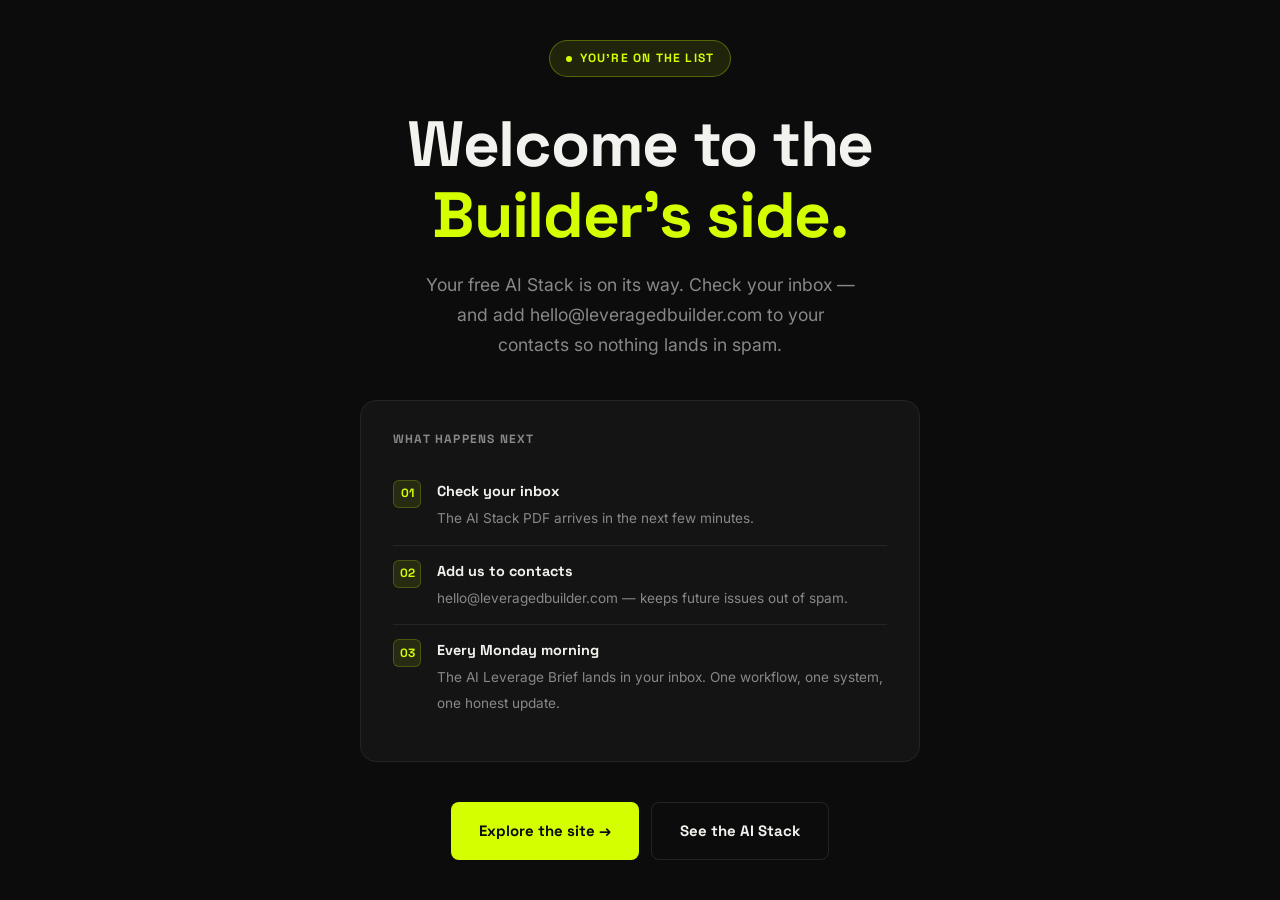
<file: thank-you.html>
<!DOCTYPE html>
<html lang="en">
<head>
  <meta charset="UTF-8" />
  <meta name="viewport" content="width=device-width, initial-scale=1.0" />
  <title>You're In — The Leveraged Builder</title>
  <meta name="robots" content="noindex" />
  <link rel="icon" href="data:image/svg+xml,<svg xmlns='http://www.w3.org/2000/svg' viewBox='0 0 100 100'><rect width='100' height='100' fill='%230C0C0C'/><text y='.9em' font-size='80' x='10' fill='%23D4FF00' font-family='monospace' font-weight='bold'>LB</text></svg>" />
  <link rel="stylesheet" href="css/style.css" />
  <style>
    .confirm-page {
      min-height: 100vh;
      display: flex;
      align-items: center;
      justify-content: center;
      text-align: center;
      padding: 40px 24px;
    }
    .confirm-inner { max-width: 560px; }
    .confirm-badge {
      display: inline-flex;
      align-items: center;
      gap: 8px;
      background: rgba(212, 255, 0, 0.1);
      border: 1px solid rgba(212, 255, 0, 0.3);
      color: var(--yellow);
      font-family: var(--font-display);
      font-size: 0.75rem;
      font-weight: 700;
      letter-spacing: 0.1em;
      text-transform: uppercase;
      padding: 8px 16px;
      border-radius: 100px;
      margin-bottom: 32px;
    }
    .confirm-badge::before {
      content: '';
      width: 6px;
      height: 6px;
      background: var(--yellow);
      border-radius: 50%;
    }
    .confirm-page h1 {
      font-size: clamp(2.5rem, 7vw, 4rem);
      color: var(--white);
      margin-bottom: 20px;
    }
    .confirm-page h1 span { color: var(--yellow); }
    .confirm-page .lead {
      font-size: 1.1rem;
      color: var(--gray);
      max-width: 440px;
      margin: 0 auto 40px;
      line-height: 1.7;
    }
    .confirm-steps {
      background: var(--card);
      border: 1px solid var(--border);
      border-radius: 16px;
      padding: 32px;
      margin-bottom: 40px;
      text-align: left;
    }
    .confirm-steps h3 {
      font-size: 0.75rem;
      font-family: var(--font-display);
      font-weight: 700;
      letter-spacing: 0.1em;
      text-transform: uppercase;
      color: var(--gray);
      margin-bottom: 20px;
    }
    .step-item {
      display: flex;
      gap: 16px;
      padding: 14px 0;
      border-bottom: 1px solid var(--border);
    }
    .step-item:last-child { border-bottom: none; }
    .step-num {
      width: 28px;
      height: 28px;
      background: rgba(212, 255, 0, 0.1);
      border: 1px solid rgba(212, 255, 0, 0.2);
      color: var(--yellow);
      font-family: var(--font-display);
      font-size: 0.75rem;
      font-weight: 700;
      display: flex;
      align-items: center;
      justify-content: center;
      border-radius: 6px;
      flex-shrink: 0;
    }
    .step-text strong {
      display: block;
      color: var(--white);
      font-family: var(--font-display);
      font-size: 0.9rem;
      margin-bottom: 2px;
    }
    .step-text span {
      font-size: 0.85rem;
      color: var(--gray);
    }
    .confirm-ctas {
      display: flex;
      gap: 12px;
      justify-content: center;
      flex-wrap: wrap;
    }
  </style>
</head>
<body>
  <div class="confirm-page">
    <div class="confirm-inner">
      <div class="confirm-badge">You're on the list</div>
      <h1>Welcome to the<br><span>Builder's side.</span></h1>
      <p class="lead">Your free AI Stack is on its way. Check your inbox — and add hello@leveragedbuilder.com to your contacts so nothing lands in spam.</p>

      <div class="confirm-steps">
        <h3>What happens next</h3>
        <div class="step-item">
          <div class="step-num">01</div>
          <div class="step-text">
            <strong>Check your inbox</strong>
            <span>The AI Stack PDF arrives in the next few minutes.</span>
          </div>
        </div>
        <div class="step-item">
          <div class="step-num">02</div>
          <div class="step-text">
            <strong>Add us to contacts</strong>
            <span>hello@leveragedbuilder.com — keeps future issues out of spam.</span>
          </div>
        </div>
        <div class="step-item">
          <div class="step-num">03</div>
          <div class="step-text">
            <strong>Every Monday morning</strong>
            <span>The AI Leverage Brief lands in your inbox. One workflow, one system, one honest update.</span>
          </div>
        </div>
      </div>

      <div class="confirm-ctas">
        <a href="/" class="btn btn--primary">Explore the site →</a>
        <a href="resources.html" class="btn btn--outline">See the AI Stack</a>
      </div>
    </div>
  </div>
  <script src="js/main.js"></script>
</body>
</html>
</file>
<file: css/style.css>
/* ===========================
   THE LEVERAGED BUILDER
   Design System
   =========================== */

@import url('https://fonts.googleapis.com/css2?family=Space+Grotesk:wght@400;500;600;700&family=Inter:wght@400;500;600&display=swap');

/* === VARIABLES === */
:root {
  --black:       #0C0C0C;
  --steel:       #1A1A1A;
  --card:        #141414;
  --border:      #242424;
  --yellow:      #D4FF00;
  --white:       #F2F2EE;
  --gray:        #888888;
  --gray-light:  #555555;
  --font-display: 'Space Grotesk', sans-serif;
  --font-body:    'Inter', sans-serif;
}

/* === RESET === */
*, *::before, *::after { box-sizing: border-box; margin: 0; padding: 0; }
html { scroll-behavior: smooth; }
body {
  background: var(--black);
  color: var(--white);
  font-family: var(--font-body);
  font-size: 16px;
  line-height: 1.6;
  -webkit-font-smoothing: antialiased;
}
img { max-width: 100%; display: block; }
a { color: inherit; text-decoration: none; }

/* === TYPOGRAPHY === */
h1, h2, h3, h4, h5 {
  font-family: var(--font-display);
  font-weight: 700;
  line-height: 1.1;
  letter-spacing: -0.02em;
}
h1 { font-size: clamp(2.8rem, 7vw, 5.5rem); }
h2 { font-size: clamp(2rem, 4vw, 3.2rem); }
h3 { font-size: clamp(1.3rem, 2.5vw, 1.8rem); }
p  { color: var(--gray); line-height: 1.75; }

.accent { color: var(--yellow); }
.white  { color: var(--white); }

/* === LAYOUT === */
.container {
  max-width: 1100px;
  margin: 0 auto;
  padding: 0 24px;
}
.section { padding: 100px 0; }
.section--sm { padding: 60px 0; }

/* === NAV === */
.nav {
  position: fixed;
  top: 0; left: 0; right: 0;
  z-index: 100;
  padding: 20px 0;
  border-bottom: 1px solid transparent;
  transition: all 0.3s ease;
}
.nav.scrolled {
  background: rgba(12, 12, 12, 0.95);
  backdrop-filter: blur(12px);
  border-bottom-color: var(--border);
}
.nav__inner {
  display: flex;
  align-items: center;
  justify-content: space-between;
}
.nav__logo {
  font-family: var(--font-display);
  font-weight: 700;
  font-size: 1rem;
  letter-spacing: 0.05em;
  text-transform: uppercase;
}
.nav__logo span { color: var(--yellow); }
.nav__links {
  display: flex;
  align-items: center;
  gap: 32px;
  list-style: none;
}
.nav__links a {
  font-size: 0.875rem;
  color: var(--gray);
  transition: color 0.2s;
}
.nav__links a:hover { color: var(--white); }
.nav__cta {
  font-family: var(--font-display);
  font-size: 0.875rem;
  font-weight: 600;
  padding: 10px 20px;
  background: var(--yellow);
  color: var(--black);
  border-radius: 6px;
  transition: opacity 0.2s;
}
.nav__cta:hover { opacity: 0.85; }
.nav__hamburger {
  display: none;
  flex-direction: column;
  gap: 5px;
  cursor: pointer;
  background: none;
  border: none;
}
.nav__hamburger span {
  display: block;
  width: 24px;
  height: 2px;
  background: var(--white);
  transition: all 0.3s;
}

/* === HERO === */
.hero {
  min-height: 100vh;
  display: flex;
  align-items: center;
  padding-top: 80px;
  position: relative;
  overflow: hidden;
}
.hero::before {
  content: '';
  position: absolute;
  top: -30%;
  right: -10%;
  width: 600px;
  height: 600px;
  background: radial-gradient(circle, rgba(212, 255, 0, 0.06) 0%, transparent 70%);
  pointer-events: none;
}
.hero__eyebrow {
  display: inline-flex;
  align-items: center;
  gap: 8px;
  font-size: 0.75rem;
  font-family: var(--font-display);
  font-weight: 600;
  letter-spacing: 0.12em;
  text-transform: uppercase;
  color: var(--yellow);
  margin-bottom: 24px;
}
.hero__eyebrow::before {
  content: '';
  display: block;
  width: 24px;
  height: 2px;
  background: var(--yellow);
}
.hero__headline {
  margin-bottom: 28px;
}
.hero__headline .line {
  display: block;
}
.hero__sub {
  font-size: 1.125rem;
  max-width: 520px;
  margin-bottom: 48px;
  color: var(--gray);
}
.hero__sub strong { color: var(--white); font-weight: 500; }
.hero__form {
  display: flex;
  gap: 12px;
  flex-wrap: wrap;
  margin-bottom: 20px;
}
.hero__input {
  flex: 1;
  min-width: 240px;
  padding: 16px 20px;
  background: var(--steel);
  border: 1px solid var(--border);
  border-radius: 8px;
  color: var(--white);
  font-family: var(--font-body);
  font-size: 0.9375rem;
  outline: none;
  transition: border-color 0.2s;
}
.hero__input::placeholder { color: var(--gray-light); }
.hero__input:focus { border-color: var(--yellow); }
.btn {
  display: inline-flex;
  align-items: center;
  gap: 8px;
  font-family: var(--font-display);
  font-weight: 700;
  font-size: 0.9375rem;
  padding: 16px 28px;
  border-radius: 8px;
  border: none;
  cursor: pointer;
  transition: all 0.2s;
  white-space: nowrap;
}
.btn--primary {
  background: var(--yellow);
  color: var(--black);
}
.btn--primary:hover { opacity: 0.88; transform: translateY(-1px); }
.btn--outline {
  background: transparent;
  color: var(--white);
  border: 1px solid var(--border);
}
.btn--outline:hover { border-color: var(--white); }
.hero__micro {
  font-size: 0.8125rem;
  color: var(--gray-light);
}
.hero__stats {
  display: flex;
  gap: 40px;
  margin-top: 72px;
  padding-top: 40px;
  border-top: 1px solid var(--border);
  flex-wrap: wrap;
}
.stat__number {
  font-family: var(--font-display);
  font-size: 2rem;
  font-weight: 700;
  color: var(--white);
  line-height: 1;
}
.stat__number span { color: var(--yellow); }
.stat__label {
  font-size: 0.8125rem;
  color: var(--gray);
  margin-top: 4px;
}

/* === TICKER === */
.ticker {
  background: var(--yellow);
  padding: 12px 0;
  overflow: hidden;
  white-space: nowrap;
}
.ticker__track {
  display: inline-flex;
  animation: ticker 25s linear infinite;
}
.ticker__item {
  display: inline-flex;
  align-items: center;
  gap: 16px;
  padding: 0 32px;
  font-family: var(--font-display);
  font-weight: 700;
  font-size: 0.8125rem;
  letter-spacing: 0.08em;
  text-transform: uppercase;
  color: var(--black);
}
.ticker__dot {
  width: 4px;
  height: 4px;
  background: var(--black);
  border-radius: 50%;
  opacity: 0.4;
}
@keyframes ticker {
  from { transform: translateX(0); }
  to   { transform: translateX(-50%); }
}

/* === VALUE PROPS === */
.props__grid {
  display: grid;
  grid-template-columns: repeat(3, 1fr);
  gap: 1px;
  background: var(--border);
  border: 1px solid var(--border);
  border-radius: 16px;
  overflow: hidden;
}
.prop {
  background: var(--black);
  padding: 48px 40px;
  transition: background 0.2s;
}
.prop:hover { background: var(--card); }
.prop__icon {
  width: 44px;
  height: 44px;
  background: rgba(212, 255, 0, 0.1);
  border-radius: 10px;
  display: flex;
  align-items: center;
  justify-content: center;
  margin-bottom: 24px;
}
.prop__num {
  font-family: var(--font-display);
  font-size: 0.75rem;
  font-weight: 700;
  color: var(--yellow);
  letter-spacing: 0.05em;
}
.prop__title {
  font-family: var(--font-display);
  font-size: 1.125rem;
  font-weight: 700;
  color: var(--white);
  margin-bottom: 12px;
}
.prop__desc { font-size: 0.9375rem; }

/* === SECTION HEADER === */
.section-header { margin-bottom: 64px; }
.section-header .eyebrow {
  display: inline-block;
  font-family: var(--font-display);
  font-size: 0.75rem;
  font-weight: 600;
  letter-spacing: 0.12em;
  text-transform: uppercase;
  color: var(--yellow);
  margin-bottom: 16px;
}
.section-header h2 { margin-bottom: 16px; }
.section-header p { max-width: 560px; font-size: 1.0625rem; }

/* === NEWSLETTER SECTION === */
.newsletter-section {
  background: var(--card);
  border: 1px solid var(--border);
  border-radius: 24px;
  padding: 80px;
}
.newsletter-section h2 { margin-bottom: 16px; }
.newsletter-section .lead {
  font-size: 1.0625rem;
  margin-bottom: 40px;
  max-width: 500px;
}
.newsletter__perks {
  list-style: none;
  display: flex;
  flex-direction: column;
  gap: 12px;
  margin-bottom: 40px;
}
.newsletter__perks li {
  display: flex;
  align-items: center;
  gap: 12px;
  font-size: 0.9375rem;
  color: var(--white);
}
.newsletter__perks li::before {
  content: '→';
  color: var(--yellow);
  font-weight: 700;
  font-family: var(--font-display);
}
.newsletter__form {
  display: flex;
  gap: 12px;
  flex-wrap: wrap;
}
.newsletter__form input {
  flex: 1;
  min-width: 240px;
  padding: 16px 20px;
  background: var(--steel);
  border: 1px solid var(--border);
  border-radius: 8px;
  color: var(--white);
  font-family: var(--font-body);
  font-size: 0.9375rem;
  outline: none;
  transition: border-color 0.2s;
}
.newsletter__form input::placeholder { color: var(--gray-light); }
.newsletter__form input:focus { border-color: var(--yellow); }
.newsletter__note {
  margin-top: 16px;
  font-size: 0.8125rem;
  color: var(--gray-light);
}
.newsletter__gift {
  background: var(--steel);
  border: 1px solid var(--border);
  border-radius: 16px;
  padding: 32px;
  height: fit-content;
}
.newsletter__gift-label {
  font-family: var(--font-display);
  font-size: 0.75rem;
  font-weight: 600;
  letter-spacing: 0.1em;
  text-transform: uppercase;
  color: var(--yellow);
  margin-bottom: 16px;
}
.newsletter__gift h3 {
  font-size: 1.25rem;
  color: var(--white);
  margin-bottom: 12px;
}
.newsletter__gift p { font-size: 0.875rem; margin-bottom: 20px; }
.gift__items {
  list-style: none;
  display: flex;
  flex-direction: column;
  gap: 8px;
}
.gift__items li {
  font-size: 0.875rem;
  color: var(--gray);
  display: flex;
  align-items: center;
  gap: 8px;
}
.gift__items li::before {
  content: '✓';
  color: var(--yellow);
  font-weight: 700;
}
.newsletter-grid {
  display: grid;
  grid-template-columns: 1fr 320px;
  gap: 60px;
  align-items: start;
}

/* === CONTENT PILLARS === */
.pillars__grid {
  display: grid;
  grid-template-columns: repeat(2, 1fr);
  gap: 16px;
}
.pillar {
  background: var(--card);
  border: 1px solid var(--border);
  border-radius: 16px;
  padding: 36px;
  transition: border-color 0.2s, transform 0.2s;
}
.pillar:hover {
  border-color: rgba(212, 255, 0, 0.3);
  transform: translateY(-2px);
}
.pillar--featured {
  grid-column: span 2;
  display: grid;
  grid-template-columns: 1fr 1fr;
  gap: 40px;
  align-items: center;
}
.pillar__tag {
  display: inline-block;
  font-family: var(--font-display);
  font-size: 0.7rem;
  font-weight: 700;
  letter-spacing: 0.1em;
  text-transform: uppercase;
  color: var(--yellow);
  background: rgba(212, 255, 0, 0.1);
  padding: 4px 10px;
  border-radius: 4px;
  margin-bottom: 20px;
}
.pillar__title {
  font-size: 1.25rem;
  color: var(--white);
  margin-bottom: 10px;
}
.pillar__desc { font-size: 0.9375rem; }
.pillar__visual {
  background: var(--steel);
  border-radius: 12px;
  height: 200px;
  display: flex;
  align-items: center;
  justify-content: center;
}
.pillar__visual-bars {
  display: flex;
  gap: 8px;
  align-items: flex-end;
  height: 80px;
}
.pillar__visual-bars span {
  display: block;
  width: 12px;
  background: var(--yellow);
  border-radius: 3px;
  opacity: 0.9;
}
.pillar__visual-bars span:nth-child(1) { height: 40%; }
.pillar__visual-bars span:nth-child(2) { height: 75%; }
.pillar__visual-bars span:nth-child(3) { height: 100%; }

/* === ABOUT STRIP === */
.about-strip {
  background: var(--steel);
  border-radius: 24px;
  padding: 72px 80px;
  display: grid;
  grid-template-columns: 1fr 1fr;
  gap: 80px;
  align-items: center;
}
.about-strip__quote {
  font-family: var(--font-display);
  font-size: 1.5rem;
  font-weight: 600;
  color: var(--white);
  line-height: 1.4;
  margin-bottom: 24px;
}
.about-strip__quote .highlight { color: var(--yellow); }
.about-strip__attribution {
  font-size: 0.875rem;
  color: var(--gray);
}
.about-strip__list {
  list-style: none;
  display: flex;
  flex-direction: column;
  gap: 20px;
}
.about-strip__list li {
  display: flex;
  gap: 16px;
  align-items: flex-start;
}
.about-strip__list .num {
  font-family: var(--font-display);
  font-weight: 700;
  color: var(--yellow);
  font-size: 0.875rem;
  padding-top: 2px;
}
.about-strip__list strong { color: var(--white); display: block; margin-bottom: 2px; }
.about-strip__list span { font-size: 0.875rem; color: var(--gray); }

/* === TOOLS STRIP === */
.tools__label {
  font-family: var(--font-display);
  font-size: 0.75rem;
  letter-spacing: 0.1em;
  text-transform: uppercase;
  color: var(--gray);
  margin-bottom: 24px;
}
.tools__list {
  display: flex;
  gap: 12px;
  flex-wrap: wrap;
}
.tool-badge {
  display: inline-flex;
  align-items: center;
  gap: 8px;
  padding: 8px 16px;
  background: var(--card);
  border: 1px solid var(--border);
  border-radius: 8px;
  font-size: 0.8125rem;
  color: var(--gray);
  font-family: var(--font-display);
  font-weight: 500;
  transition: all 0.2s;
}
.tool-badge:hover { color: var(--white); border-color: var(--gray-light); }
.tool-badge .dot {
  width: 6px;
  height: 6px;
  background: var(--yellow);
  border-radius: 50%;
}

/* === FOOTER === */
.footer {
  border-top: 1px solid var(--border);
  padding: 60px 0 40px;
}
.footer__top {
  display: grid;
  grid-template-columns: 1.5fr 1fr 1fr 1fr;
  gap: 60px;
  margin-bottom: 60px;
}
.footer__brand-name {
  font-family: var(--font-display);
  font-weight: 700;
  font-size: 1rem;
  letter-spacing: 0.05em;
  text-transform: uppercase;
  margin-bottom: 12px;
}
.footer__brand-name span { color: var(--yellow); }
.footer__brand-desc {
  font-size: 0.875rem;
  color: var(--gray);
  margin-bottom: 24px;
  max-width: 260px;
}
.footer__col-title {
  font-family: var(--font-display);
  font-size: 0.75rem;
  font-weight: 700;
  letter-spacing: 0.1em;
  text-transform: uppercase;
  color: var(--white);
  margin-bottom: 16px;
}
.footer__links {
  list-style: none;
  display: flex;
  flex-direction: column;
  gap: 10px;
}
.footer__links a {
  font-size: 0.875rem;
  color: var(--gray);
  transition: color 0.2s;
}
.footer__links a:hover { color: var(--white); }
.footer__bottom {
  display: flex;
  align-items: center;
  justify-content: space-between;
  padding-top: 32px;
  border-top: 1px solid var(--border);
  flex-wrap: wrap;
  gap: 16px;
}
.footer__copy {
  font-size: 0.8125rem;
  color: var(--gray-light);
}
.footer__tagline {
  font-size: 0.8125rem;
  color: var(--gray-light);
  font-style: italic;
}

/* === PRODUCTS GRID === */
/* === LIVE NUMBERS === */
.section--live { background: var(--steel); }

.live-header {
  display: flex;
  align-items: flex-start;
  justify-content: space-between;
  gap: 32px;
  margin-bottom: 48px;
}
.live-header h2 { margin-bottom: 8px; }
.live-header p { color: var(--gray); font-size: 1rem; }

.live-grid {
  display: grid;
  grid-template-columns: repeat(4, 1fr);
  gap: 16px;
}

.live-card {
  background: var(--card);
  border: 1px solid var(--border);
  border-radius: 16px;
  padding: 28px 24px;
}
.live-card__num {
  font-family: var(--font-display);
  font-size: 2.5rem;
  font-weight: 900;
  color: var(--yellow);
  line-height: 1;
  margin-bottom: 8px;
  letter-spacing: -0.03em;
}
.live-card__label {
  font-family: var(--font-display);
  font-size: 0.8125rem;
  font-weight: 600;
  color: var(--white);
  margin-bottom: 6px;
}
.live-card__delta {
  font-size: 0.75rem;
  color: var(--gray);
}

.live-note {
  margin-top: 20px;
  font-size: 0.875rem;
  color: var(--gray);
  text-align: center;
}
.live-note a { color: var(--yellow); font-weight: 600; }
.live-note a:hover { opacity: 0.8; }

/* === PRODUCTS === */
.products__grid {
  display: grid;
  grid-template-columns: 1fr 1fr;
  gap: 24px;
  max-width: 900px;
  margin: 0 auto;
}

/* === RESPONSIVE === */
@media (max-width: 900px) {
  .section { padding: 72px 0; }
  .props__grid { grid-template-columns: 1fr; }
  .newsletter-grid { grid-template-columns: 1fr; }
  .newsletter-section { padding: 48px 32px; }
  .about-strip { grid-template-columns: 1fr; gap: 40px; padding: 48px 32px; }
  .pillars__grid { grid-template-columns: 1fr; }
  .pillar--featured { grid-column: span 1; grid-template-columns: 1fr; }
  .pillar__visual { display: none; }
  .footer__top { grid-template-columns: 1fr 1fr; gap: 40px; }
  .hero__stats { gap: 24px; }
  .products__grid { grid-template-columns: 1fr; }
  .live-grid { grid-template-columns: 1fr 1fr; }
  .live-header { flex-direction: column; gap: 20px; }
}

@media (max-width: 768px) {
  .container { padding: 0 16px; }
  .section { padding: 56px 0; }
  .section--sm { padding: 40px 0; }
  .nav__links { display: none; }
  .nav__cta { display: none; }
  .nav__hamburger { display: flex; }
  .nav__links.open {
    display: flex;
    flex-direction: column;
    position: absolute;
    top: 60px;
    left: 0;
    right: 0;
    background: rgba(12,12,12,0.98);
    padding: 24px 16px;
    border-bottom: 1px solid var(--border);
    gap: 20px;
    z-index: 99;
  }
  .nav__links.open a { font-size: 1rem; color: var(--white); }
  .hero { min-height: auto; padding: 120px 0 60px; }
  .hero__sub { font-size: 1rem; margin-bottom: 32px; }
  .hero__stats { gap: 16px; flex-wrap: wrap; margin-top: 48px; padding-top: 28px; }
  .hero__stats > div { min-width: calc(50% - 8px); }
  .stat__number { font-size: 1.5rem; }
  .hero__form { flex-direction: column; }
  .hero__input { min-width: unset; }
  .footer__top { grid-template-columns: 1fr; gap: 32px; }
  .newsletter__form { flex-direction: column; }
  .newsletter-section { padding: 36px 20px; }
  .about-strip { padding: 36px 20px; gap: 32px; }
  .pillar { padding: 24px; }
  .products__grid { grid-template-columns: 1fr; gap: 16px; }
  .live-grid { grid-template-columns: 1fr 1fr; gap: 12px; }
  .live-card { padding: 20px 18px; }
  .live-card__num { font-size: 2rem; }
  .section-header { margin-bottom: 40px; }
  h2 { font-size: clamp(1.8rem, 6vw, 2.5rem); }
}

/* === ARTICLE === */
.article-hero {
  padding: 120px 0 60px;
  border-bottom: 1px solid var(--border);
}
.article-hero__inner { max-width: 760px; }
.article-meta {
  display: flex;
  align-items: center;
  gap: 10px;
  font-size: 0.8125rem;
  color: var(--gray);
  margin-bottom: 24px;
}
.article-meta__sep { color: var(--border); }
.article-tag {
  background: rgba(212, 255, 0, 0.1);
  color: var(--yellow);
  font-family: var(--font-display);
  font-size: 0.7rem;
  font-weight: 700;
  letter-spacing: 0.1em;
  text-transform: uppercase;
  padding: 4px 10px;
  border-radius: 4px;
}
.article-hero__title {
  font-size: clamp(2rem, 5vw, 3.6rem);
  color: var(--white);
  margin-bottom: 20px;
}
.article-hero__lead {
  font-size: 1.125rem;
  color: var(--gray);
  max-width: 640px;
  line-height: 1.75;
  margin-bottom: 28px;
}
.article-tools-used {
  display: flex;
  align-items: center;
  gap: 10px;
  flex-wrap: wrap;
}
.tools-label {
  font-size: 0.75rem;
  color: var(--gray-light);
  font-family: var(--font-display);
  font-weight: 600;
  letter-spacing: 0.05em;
}
.article-layout { padding: 60px 0 80px; }
.article-grid {
  display: grid;
  grid-template-columns: 1fr 320px;
  gap: 60px;
  align-items: start;
}
.article-body {
  max-width: 100%;
  font-size: 1rem;
  line-height: 1.8;
  color: var(--gray);
}
.article-body p { margin-bottom: 20px; }
.article-body h2 {
  font-size: clamp(1.4rem, 3vw, 2rem);
  color: var(--white);
  margin: 48px 0 20px;
  padding-top: 8px;
  border-top: 1px solid var(--border);
}
.article-body h3 {
  font-size: 1.2rem;
  color: var(--white);
  margin: 0 0 12px;
}
.article-intro {
  font-size: 1.125rem;
  color: var(--white);
  line-height: 1.75;
}
.article-callout {
  background: rgba(212, 255, 0, 0.06);
  border-left: 3px solid var(--yellow);
  border-radius: 0 12px 12px 0;
  padding: 20px 24px;
  margin: 32px 0;
  font-size: 0.9375rem;
}
.article-callout strong { color: var(--white); display: block; margin-bottom: 6px; }
.article-callout--tool { border-color: var(--gray); background: var(--card); }
.phase-block {
  display: flex;
  gap: 24px;
  margin: 40px 0;
  padding: 32px;
  background: var(--card);
  border: 1px solid var(--border);
  border-radius: 16px;
}
.phase-num {
  font-family: var(--font-display);
  font-size: 2rem;
  font-weight: 700;
  color: var(--yellow);
  opacity: 0.4;
  line-height: 1;
  flex-shrink: 0;
  width: 48px;
}
.phase-content { flex: 1; }
.phase-content h3 { margin-bottom: 12px; }
.phase-content p { margin-bottom: 14px; }
.code-block {
  background: #0a0a0a;
  border: 1px solid var(--border);
  border-radius: 10px;
  overflow: hidden;
  margin: 16px 0;
}
.code-block__label {
  background: var(--steel);
  padding: 8px 16px;
  font-family: var(--font-display);
  font-size: 0.7rem;
  font-weight: 700;
  letter-spacing: 0.08em;
  text-transform: uppercase;
  color: var(--gray);
  border-bottom: 1px solid var(--border);
}
.code-block pre {
  padding: 20px;
  overflow-x: auto;
  margin: 0;
}
.code-block code {
  font-family: 'Courier New', monospace;
  font-size: 0.8125rem;
  color: var(--white);
  line-height: 1.7;
  white-space: pre-wrap;
}
.article-sidebar {
  position: sticky;
  top: 90px;
  display: flex;
  flex-direction: column;
  gap: 20px;
}
.sidebar-card {
  background: var(--card);
  border: 1px solid var(--border);
  border-radius: 16px;
  padding: 24px;
}
.sidebar-card__eyebrow {
  font-family: var(--font-display);
  font-size: 0.7rem;
  font-weight: 700;
  letter-spacing: 0.1em;
  text-transform: uppercase;
  color: var(--yellow);
  margin-bottom: 14px;
}

/* === BLOG === */
.blog-grid {
  display: grid;
  grid-template-columns: repeat(3, 1fr);
  gap: 20px;
}
.blog-card {
  background: var(--card);
  border: 1px solid var(--border);
  border-radius: 16px;
  padding: 28px;
  transition: border-color 0.2s, transform 0.2s;
  display: flex;
  flex-direction: column;
}
.blog-card:hover { border-color: rgba(212, 255, 0, 0.25); transform: translateY(-2px); }
.blog-card__tag {
  font-family: var(--font-display);
  font-size: 0.7rem;
  font-weight: 700;
  letter-spacing: 0.1em;
  text-transform: uppercase;
  color: var(--yellow);
  margin-bottom: 12px;
}
.blog-card__title {
  font-size: 1.05rem;
  color: var(--white);
  line-height: 1.3;
  margin-bottom: 10px;
}
.blog-card__excerpt {
  font-size: 0.875rem;
  color: var(--gray);
  line-height: 1.65;
  flex: 1;
  margin-bottom: 20px;
}
.blog-card__link {
  font-family: var(--font-display);
  font-size: 0.8125rem;
  font-weight: 600;
  color: var(--yellow);
  transition: opacity 0.2s;
}
.blog-card__link:hover { opacity: 0.7; }

@media (max-width: 900px) {
  .article-grid { grid-template-columns: 1fr; }
  .article-sidebar { position: static; }
  .phase-block { flex-direction: column; gap: 12px; }
  .blog-grid { grid-template-columns: 1fr 1fr; }
}
@media (max-width: 640px) {
  .blog-grid { grid-template-columns: 1fr; }
  .phase-block { padding: 20px; }
}

/* === ARTICLE TABLE === */
.article-table {
  width: 100%;
  border-collapse: collapse;
  margin: 32px 0;
  font-family: var(--font-mono);
  font-size: 0.875rem;
}
.article-table thead th {
  text-align: left;
  padding: 10px 16px;
  background: var(--card);
  color: var(--gray);
  letter-spacing: 0.08em;
  text-transform: uppercase;
  font-size: 0.75rem;
  border-bottom: 1px solid var(--border);
}
.article-table tbody td {
  padding: 12px 16px;
  border-bottom: 1px solid var(--border);
  color: var(--white);
}
.article-table tbody tr:nth-child(even) td { background: var(--card); }
.article-table .table-total td {
  border-top: 2px solid var(--yellow);
  border-bottom: none;
  padding-top: 16px;
  color: var(--yellow);
}

/* === ARTICLE NEWSLETTER CTA === */
.article-newsletter-cta {
  background: var(--card);
  border: 1px solid var(--border);
  border-left: 4px solid var(--yellow);
  border-radius: 8px;
  padding: 40px;
  margin: 48px 0 0;
}
.article-newsletter-cta h3 {
  font-family: var(--font-display);
  font-size: 1.5rem;
  color: var(--white);
  margin-bottom: 8px;
}
.article-newsletter-cta p { color: var(--gray); margin-bottom: 24px; }

/* === SIDEBAR TOOLS === */
.sidebar-tools { list-style: none; padding: 0; margin: 0; }
.sidebar-tools li {
  display: flex;
  justify-content: space-between;
  align-items: center;
  padding: 10px 0;
  border-bottom: 1px solid var(--border);
  font-family: var(--font-mono);
  font-size: 0.8125rem;
}
.sidebar-tools li:last-child { border-bottom: none; }
.sidebar-tool-name { color: var(--white); }
.sidebar-tool-cost { color: var(--gray); }
.sidebar-tool-link { display: flex; justify-content: space-between; width: 100%; color: inherit; }
.sidebar-tool-link:hover .sidebar-tool-name { color: var(--yellow); }
.sidebar-tools .sidebar-total .sidebar-tool-cost { color: var(--yellow); }
.sidebar-toc { padding-left: 16px; margin: 0; }
.sidebar-toc li { font-family: var(--font-mono); font-size: 0.8125rem; color: var(--gray); margin-bottom: 8px; }
.sidebar-toc a { color: var(--gray); }
.sidebar-toc a:hover { color: var(--yellow); }
.sidebar-newsletter p { font-size: 0.875rem; color: var(--gray); margin-bottom: 16px; }

/* === ANIMATIONS === */

/* --- Scroll Reveals --- */
.fade-up {
  opacity: 0;
  transform: translateY(28px);
  transition: opacity 0.65s cubic-bezier(0.16, 1, 0.3, 1), transform 0.65s cubic-bezier(0.16, 1, 0.3, 1);
}
.fade-up.visible { opacity: 1; transform: translateY(0); }

.fade-in {
  opacity: 0;
  transition: opacity 0.6s ease;
}
.fade-in.visible { opacity: 1; }

.slide-left {
  opacity: 0;
  transform: translateX(-28px);
  transition: opacity 0.65s cubic-bezier(0.16, 1, 0.3, 1), transform 0.65s cubic-bezier(0.16, 1, 0.3, 1);
}
.slide-left.visible { opacity: 1; transform: translateX(0); }

.slide-right {
  opacity: 0;
  transform: translateX(28px);
  transition: opacity 0.65s cubic-bezier(0.16, 1, 0.3, 1), transform 0.65s cubic-bezier(0.16, 1, 0.3, 1);
}
.slide-right.visible { opacity: 1; transform: translateX(0); }

.scale-in {
  opacity: 0;
  transform: scale(0.94);
  transition: opacity 0.55s ease, transform 0.55s cubic-bezier(0.16, 1, 0.3, 1);
}
.scale-in.visible { opacity: 1; transform: scale(1); }

/* --- Stagger delays --- */
.fade-up:nth-child(1), .scale-in:nth-child(1) { transition-delay: 0.05s; }
.fade-up:nth-child(2), .scale-in:nth-child(2) { transition-delay: 0.12s; }
.fade-up:nth-child(3), .scale-in:nth-child(3) { transition-delay: 0.19s; }
.fade-up:nth-child(4), .scale-in:nth-child(4) { transition-delay: 0.26s; }
.fade-up:nth-child(5), .scale-in:nth-child(5) { transition-delay: 0.33s; }
.fade-up:nth-child(6), .scale-in:nth-child(6) { transition-delay: 0.40s; }

/* --- Hero entrance --- */
@keyframes heroLine {
  from { opacity: 0; transform: translateY(32px); }
  to   { opacity: 1; transform: translateY(0); }
}
.hero__eyebrow  { animation: heroLine 0.7s cubic-bezier(0.16, 1, 0.3, 1) 0.1s both; }
.hero__headline .line:nth-child(1) { display: block; animation: heroLine 0.75s cubic-bezier(0.16, 1, 0.3, 1) 0.2s both; }
.hero__headline .line:nth-child(2) { display: block; animation: heroLine 0.75s cubic-bezier(0.16, 1, 0.3, 1) 0.32s both; }
.hero__headline .line:nth-child(3) { display: block; animation: heroLine 0.75s cubic-bezier(0.16, 1, 0.3, 1) 0.44s both; }
.hero__sub  { animation: heroLine 0.7s cubic-bezier(0.16, 1, 0.3, 1) 0.56s both; }
.hero__form { animation: heroLine 0.7s cubic-bezier(0.16, 1, 0.3, 1) 0.66s both; }
.hero__micro { animation: heroLine 0.7s cubic-bezier(0.16, 1, 0.3, 1) 0.72s both; }
.hero__stats { animation: heroLine 0.7s cubic-bezier(0.16, 1, 0.3, 1) 0.80s both; }

/* --- Card glow on hover --- */
.card-glow {
  transition: border-color 0.3s ease, box-shadow 0.3s ease, transform 0.25s ease !important;
}
.card-glow:hover {
  border-color: rgba(212, 255, 0, 0.25) !important;
  box-shadow: 0 0 32px rgba(212, 255, 0, 0.07), 0 8px 32px rgba(0,0,0,0.4) !important;
  transform: translateY(-3px) !important;
}

/* --- Button press micro-interaction --- */
.btn {
  transition: opacity 0.2s, transform 0.15s cubic-bezier(0.16, 1, 0.3, 1), box-shadow 0.2s !important;
}
.btn--primary:hover {
  opacity: 1 !important;
  transform: translateY(-2px) !important;
  box-shadow: 0 6px 24px rgba(212, 255, 0, 0.25) !important;
}
.btn--primary:active { transform: translateY(0) scale(0.97) !important; }
.btn--secondary:hover { transform: translateY(-2px) !important; }

/* --- Yellow underline on nav links --- */
.nav__links a {
  position: relative;
}
.nav__links a::after {
  content: '';
  position: absolute;
  bottom: -3px; left: 0;
  width: 0; height: 1px;
  background: var(--yellow);
  transition: width 0.25s ease;
}
.nav__links a:hover::after { width: 100%; }

/* --- Counter number pop --- */
@keyframes countPop {
  0%   { transform: scale(1); }
  40%  { transform: scale(1.08); }
  100% { transform: scale(1); }
}
.counter-pop { animation: countPop 0.4s cubic-bezier(0.16, 1, 0.3, 1); }

/* --- Pulse for live dot --- */
@keyframes pulseDot {
  0%, 100% { box-shadow: 0 0 0 0 rgba(212, 255, 0, 0.5); }
  50%       { box-shadow: 0 0 0 6px rgba(212, 255, 0, 0); }
}
.live-dot {
  display: inline-block;
  width: 8px; height: 8px;
  background: var(--yellow);
  border-radius: 50%;
  animation: pulseDot 2s ease-in-out infinite;
  vertical-align: middle;
  margin-right: 6px;
}

/* --- Cursor glow --- */
#cursor-glow {
  position: fixed;
  width: 400px; height: 400px;
  border-radius: 50%;
  background: radial-gradient(circle, rgba(212,255,0,0.035) 0%, transparent 65%);
  pointer-events: none;
  transform: translate(-50%, -50%);
  z-index: 0;
  transition: opacity 0.4s;
  will-change: left, top;
}

/* --- Reduced motion overrides --- */
@media (prefers-reduced-motion: reduce) {
  .fade-up, .fade-in, .slide-left, .slide-right, .scale-in {
    opacity: 1 !important;
    transform: none !important;
    transition: none !important;
  }
  .hero__eyebrow, .hero__headline .line,
  .hero__sub, .hero__form, .hero__micro, .hero__stats {
    animation: none !important;
    opacity: 1 !important;
    transform: none !important;
  }
  #cursor-glow { display: none; }
  .btn--primary:hover, .btn--secondary:hover { transform: none !important; }
}
</file>
